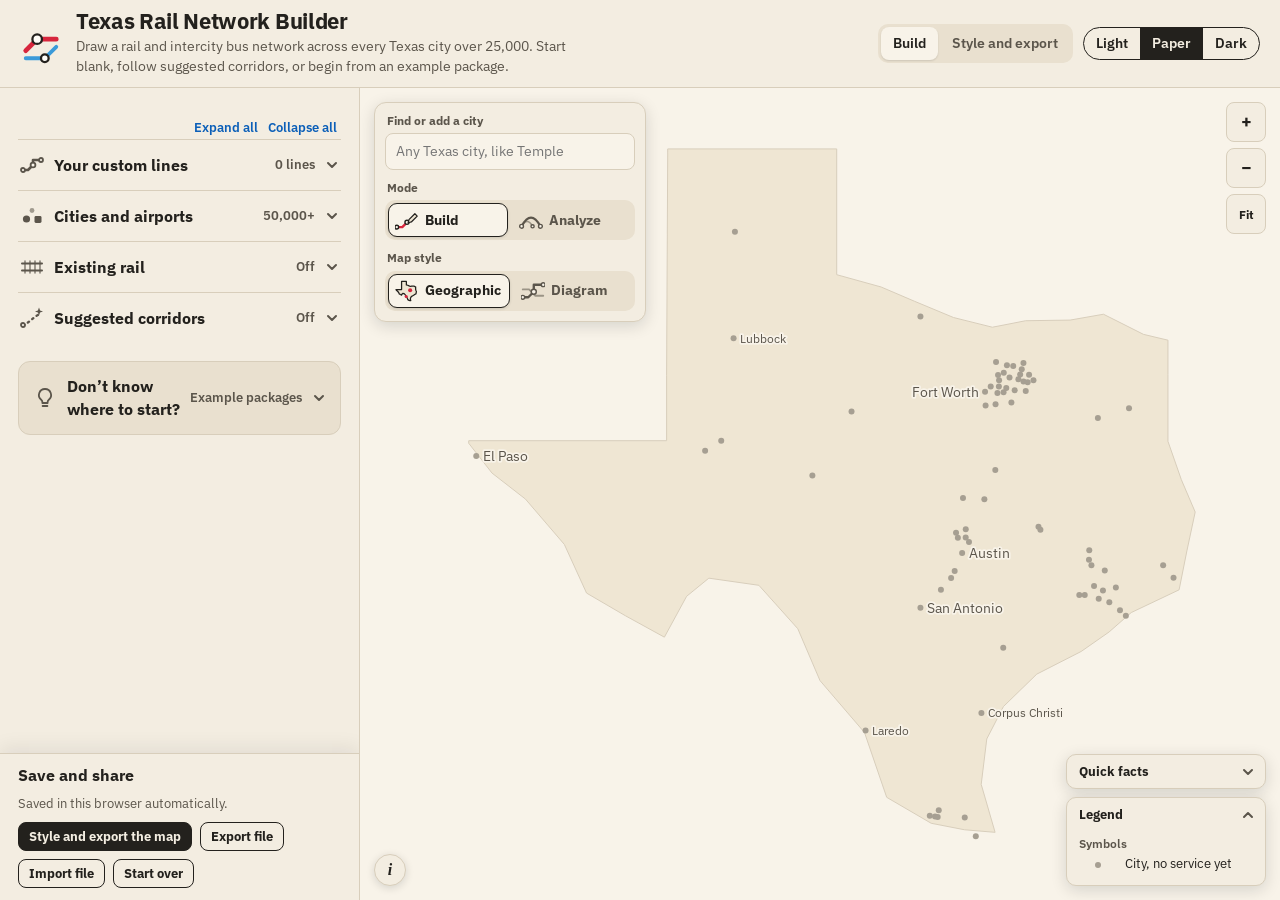
<file: index.html>
<!DOCTYPE html>
<html lang="en">
<head>
<meta charset="utf-8">
<meta name="viewport" content="width=device-width, initial-scale=1, viewport-fit=cover">
<title>Texas Rail Network Builder</title>
<meta name="description" content="Draw your own Texas rail and intercity bus network on a metro-style map.">
<link rel="preconnect" href="https://fonts.googleapis.com">
<link rel="preconnect" href="https://fonts.gstatic.com" crossorigin>
<link href="https://fonts.googleapis.com/css2?family=IBM+Plex+Sans:wght@400;500;600;700&display=swap" rel="stylesheet">
<style>
:root{
  --bg:#e7ecf1; --panel:#f7f9fb; --field:#ffffff; --ink:#17202b; --ink-2:#4a5664;
  --muted:#9aa5b1; --rule:#d2dae2; --grid:#edf1f5; --halo:#ffffff; --focus:#0a62c2;
  --chip:#e2e8ee; --station:#ffffff; --land:#f1f4f7; --danger:#b42318; --base-mono:#3e4b5c;
  color-scheme:light;
}
@media (prefers-color-scheme: dark){
  :root:not([data-theme="light"]):not([data-theme="paper"]){
    --bg:#0c131b; --panel:#111a24; --field:#152029; --ink:#e5ecf2; --ink-2:#a7b4c1;
    --muted:#5f6f80; --rule:#243243; --grid:#1a2633; --halo:#152029; --focus:#6db3ff;
    --chip:#1c2937; --station:#152029; --land:#1a2633; --danger:#ff8a80; --base-mono:#c3ced9;
    color-scheme:dark;
  }
}
:root[data-theme="dark"]{
  --bg:#0c131b; --panel:#111a24; --field:#152029; --ink:#e5ecf2; --ink-2:#a7b4c1;
  --muted:#5f6f80; --rule:#243243; --grid:#1a2633; --halo:#152029; --focus:#6db3ff;
  --chip:#1c2937; --station:#152029; --land:#1a2633; --danger:#ff8a80; --base-mono:#c3ced9;
  color-scheme:dark;
}
:root[data-theme="paper"]{
  --bg:#e4dccb; --panel:#f3ede1; --field:#f8f3e9; --ink:#23211d; --ink-2:#5b554b;
  --muted:#a69f92; --rule:#d8cebb; --grid:#ece4d4; --halo:#f8f3e9; --focus:#0b5fb8;
  --chip:#e9e0cf; --station:#fffdf8; --land:#efe6d3; --danger:#a8321f; --base-mono:#4a4741;
  color-scheme:light;
}
*,*::before,*::after{box-sizing:border-box}
[hidden]{display:none!important}
:root{box-sizing:border-box;padding-top:env(safe-area-inset-top,0px);padding-bottom:env(safe-area-inset-bottom,0px)}
html{height:100%;scroll-padding-top:env(safe-area-inset-top,0px)}
body{margin:0;height:100%;background:var(--bg);color:var(--ink);
  font-family:"IBM Plex Sans","Segoe UI",system-ui,-apple-system,"Helvetica Neue",Arial,sans-serif;font-size:15px;line-height:1.45}
button,input,select{font:inherit;color:inherit}
:focus-visible{outline:2.5px solid var(--focus);outline-offset:2px}

.app{display:grid;grid-template-columns:360px minmax(0,1fr);grid-template-rows:auto minmax(0,1fr);height:100%}

/* Header */
.top{grid-column:1/-1;display:flex;align-items:center;justify-content:space-between;gap:14px 20px;flex-wrap:wrap;
  padding:10px 20px;background:var(--panel);border-bottom:1px solid var(--rule)}
.brand{display:flex;align-items:center;gap:14px;min-width:0}
.brand svg{flex:none}
h1{margin:0;font-size:1.35rem;font-weight:700;letter-spacing:-.015em;line-height:1.1}
.top p{margin:3px 0 0;color:var(--ink-2);font-size:.86rem;max-width:66ch}
.top-actions{display:flex;align-items:center;gap:10px;flex-wrap:wrap}
.pages{display:inline-flex;gap:2px;background:var(--chip);border-radius:10px;padding:3px}
.pages a{padding:6px 12px;border-radius:8px;text-decoration:none;color:var(--ink-2);font-weight:600;font-size:.9rem}
.pages a[aria-current="page"]{background:var(--field);color:var(--ink);box-shadow:0 1px 2px rgba(0,0,0,.12)}
.pages a:hover{color:var(--ink)}
.seg{display:inline-flex;border:1.5px solid var(--ink);border-radius:999px;overflow:hidden}
.seg button{border:0;background:transparent;padding:5px 14px;font-weight:600;cursor:pointer;font-size:.9rem}
.seg button[aria-pressed="true"]{background:var(--ink);color:var(--panel)}
.ghost{border:1px solid var(--rule);background:transparent;border-radius:999px;padding:5px 13px;cursor:pointer;font-size:.86rem}
.ghost:hover{background:var(--chip)}

/* Sidebar */
.side{background:var(--panel);border-right:1px solid var(--rule);display:flex;flex-direction:column;min-height:0;overflow:hidden}
.side-scroll{flex:1;min-height:0;overflow:auto;padding:16px 18px 24px}
.dock{flex:none;border-top:1px solid var(--rule);background:var(--panel);padding:10px 18px 12px;box-shadow:0 -6px 18px rgba(8,18,30,.07)}
.dock h2{font-size:.92rem;font-weight:700;margin:0}
.dock .hint{margin:2px 0 0;font-size:.8rem}
.dock .btns{margin-top:8px}
.acc-tools{display:flex;justify-content:flex-end;gap:2px;margin:12px 0 0}
.side section.acc{padding:0}
.side .acc-h{margin:0;font-size:1rem}
.acc-btn{width:100%;display:grid;grid-template-columns:1fr auto auto;align-items:center;gap:10px;background:none;border:0;padding:13px 2px;cursor:pointer;text-align:left;border-radius:6px}
.acc-btn:hover{background:var(--chip)}
.acc-title{font-weight:700;font-size:1rem}
.acc-sum{font-size:.8rem;color:var(--ink-2);font-weight:600}
.chev{color:var(--ink-2);transition:transform .15s}
.acc-btn[aria-expanded="true"] .chev{transform:rotate(180deg)}
.acc-panel{padding:2px 0 16px}
.seg2{display:flex;border:1.5px solid var(--rule);border-radius:8px;overflow:hidden}
.seg2 button{flex:1;border:0;background:var(--field);padding:6px 8px;font-size:.82rem;font-weight:600;cursor:pointer;line-height:1.25}
.seg2 button+button{border-left:1.5px solid var(--rule)}
.seg2 button[aria-pressed="true"]{background:var(--ink);color:var(--panel)}
.tchip{display:inline-flex;align-items:center;gap:6px;padding:4px 10px 4px 8px}
.tchip .swsvg{width:24px;height:10px}
.tchip em{font-style:normal;font-size:.76rem;opacity:.75}
.chip[aria-pressed="true"] .inkst{stroke:var(--panel)}
.chip[aria-pressed="true"] .core{stroke:var(--ink)}
.chip[aria-pressed="false"]{opacity:.7}
.pbtns{display:flex;gap:6px;flex-wrap:wrap;justify-content:flex-end}
.preset small.added{color:var(--focus);font-weight:600}
.side section{padding:16px 0;border-top:1px solid var(--rule)}
.side h2{font-size:1rem;font-weight:700;margin:0 0 8px}
.side h3{font-size:.82rem;font-weight:700;color:var(--ink-2);margin:12px 0 4px}
.hint{margin:0 0 10px;color:var(--ink-2);font-size:.85rem}
.search label{display:block;font-weight:700;margin-bottom:6px}
.search input,.field input,.field select,select.sel{width:100%;padding:8px 11px;border:1.5px solid var(--rule);border-radius:8px;background:var(--field)}
.search input:focus,.field input:focus,.field select:focus{border-color:var(--ink)}
.stats{display:grid;grid-template-columns:repeat(3,1fr);gap:8px;margin:14px 0 0}
.stats div{background:var(--field);border:1px solid var(--rule);border-radius:8px;padding:8px 10px}
.stats dt{font-size:.72rem;color:var(--ink-2);line-height:1.2}
.stats dd{margin:2px 0 0;font-size:1.25rem;font-weight:700;line-height:1.1}
.stats dd span{font-size:.75rem;font-weight:600;color:var(--ink-2)}

.trow{display:grid;grid-template-columns:auto 40px 1fr auto;align-items:center;gap:8px;padding:6px 0;cursor:pointer}
.trow strong{display:block;font-weight:700;line-height:1.2}
.trow small{display:block;color:var(--ink-2);font-size:.78rem}
.trow .cnt{font-size:.75rem;color:var(--ink-2);text-align:right;line-height:1.25}
.trow.off{opacity:.5}
input[type="checkbox"]{width:17px;height:17px;accent-color:var(--ink);margin:0;cursor:pointer}
.swsvg path{fill:none}
.inkst{stroke:var(--ink)}
.core{stroke:var(--field)}
.casing{stroke:var(--ink);stroke-opacity:.85}
.casing-in{stroke:var(--station)}

.chips{display:flex;flex-wrap:wrap;gap:6px}
.chip{border:1px solid var(--rule);background:var(--chip);border-radius:999px;padding:4px 11px;font-size:.84rem;cursor:pointer}
.chip[aria-pressed="true"]{background:var(--ink);color:var(--panel);border-color:var(--ink)}
.sec-head{display:flex;justify-content:space-between;align-items:baseline;gap:8px}
.link{background:none;border:0;padding:2px 4px;color:var(--focus);cursor:pointer;font-size:.84rem;font-weight:600}
.link:hover{text-decoration:underline}
.link.danger{color:var(--danger)}
ul.lines{list-style:none;margin:0;padding:0}
ul.lines li{display:grid;grid-template-columns:auto 40px 1fr auto;align-items:center;gap:8px;padding:3px 0}
ul.lines li.muted{opacity:.45}
.lname{background:none;border:0;padding:3px 4px;text-align:left;cursor:pointer;border-radius:6px;min-width:0}
.lname:hover{background:var(--chip)}
.lname strong{display:block;font-weight:700;font-size:.9rem;line-height:1.2}
.lname small{display:block;color:var(--ink-2);font-size:.76rem;line-height:1.25}
.empty{color:var(--ink-2);font-size:.86rem;margin:6px 0 0}
details{margin-top:8px}
summary{cursor:pointer;font-weight:700;font-size:.88rem;padding:4px 0}
.opt{display:flex;align-items:center;gap:10px;padding:5px 0;cursor:pointer}
.field{display:block;margin:8px 0}
.field span{display:block;font-size:.8rem;font-weight:700;margin-bottom:3px}
.row2{display:grid;grid-template-columns:1fr 1fr;gap:8px}
.btn{border:1.5px solid var(--ink);background:var(--ink);color:var(--panel);border-radius:8px;padding:7px 13px;font-weight:700;cursor:pointer;font-size:.9rem}
.btn.alt{background:transparent;color:var(--ink)}
.btn.small{padding:4px 10px;font-size:.82rem}
.btn:disabled{opacity:.4;cursor:not-allowed}
.btns{display:flex;flex-wrap:wrap;gap:8px;margin-top:10px}
.preset{display:grid;grid-template-columns:1fr auto;gap:8px;align-items:center;padding:7px 0;border-bottom:1px dashed var(--rule)}
.preset:last-child{border-bottom:0}
.preset strong{display:block;font-size:.9rem;line-height:1.2}
.preset small{display:block;color:var(--ink-2);font-size:.78rem}
.newline{display:grid;grid-template-columns:1fr auto;gap:8px;align-items:center;margin-bottom:8px}
.citylist{list-style:none;margin:6px 0 0;padding:0}
.citylist li{display:flex;justify-content:space-between;align-items:center;gap:8px;padding:2px 0;font-size:.88rem}
.fine{font-size:.76rem;color:var(--ink-2);margin:16px 0 0;border-top:1px solid var(--rule);padding-top:14px}
.fine a{color:inherit}

/* Map */
.map{position:relative;overflow:hidden;background:var(--field)}
#svg{width:100%;height:100%;display:block;touch-action:none;cursor:grab;user-select:none;-webkit-user-select:none}
#svg.dragging{cursor:grabbing}
#svg.placing{cursor:crosshair}
.gridline{stroke:var(--grid);fill:none}
.land{fill:var(--land);stroke:var(--rule);stroke-width:2}
.landnote{fill:var(--muted);font-size:13px}
.ln{cursor:pointer}
.ln path{fill:none;stroke-linejoin:round;stroke-linecap:round}
.ln path.dash{stroke-linecap:butt}
.ln .hit{stroke:transparent}
.sug path{fill:none;stroke-linecap:round;cursor:pointer}
.sug .hit{stroke:transparent}
.dim{opacity:.12}
.stn{cursor:pointer}
.stn .hitc{fill:transparent}
.stn .dot{fill:var(--station);stroke:var(--ink)}
.stn.none .dot{fill:var(--muted);stroke:none}
.stn.custom .dot{fill:var(--station);stroke:var(--focus)}
.stn.airport .dot{fill:var(--ink);stroke:none}
.stn .ring{fill:none;stroke:var(--focus)}
.stn .local{fill:none}
.gw path{fill:var(--ink-2)}
.lbl{fill:var(--ink);font-weight:600;paint-order:stroke;stroke:var(--halo);stroke-linejoin:round;pointer-events:none}
.lbl.none{fill:var(--ink-2);font-weight:400}
.lbl.strong{font-weight:700}
.lbl.gw{font-style:italic;fill:var(--ink-2);font-weight:400}
.edit-ring{fill:none;stroke:var(--focus)}

.zoom{position:absolute;right:14px;top:14px;display:flex;flex-direction:column;gap:6px;z-index:3}
.zoom button{width:40px;height:40px;border-radius:8px;border:1px solid var(--rule);background:var(--panel);font-weight:700;font-size:1.1rem;cursor:pointer}
.zoom button.small{font-size:.78rem}
.tip{position:absolute;left:0;top:0;pointer-events:none;background:var(--ink);color:var(--panel);font-size:.8rem;
  padding:4px 9px;border-radius:6px;white-space:nowrap;z-index:6}
.banner{position:absolute;top:14px;left:50%;transform:translateX(-50%);background:var(--ink);color:var(--panel);
  padding:8px 10px 8px 16px;border-radius:999px;font-weight:600;font-size:.88rem;max-width:calc(100% - 130px);
  display:flex;align-items:center;gap:10px;z-index:5}
.banner button{border:0;background:var(--panel);color:var(--ink);border-radius:999px;padding:3px 12px;font-weight:700;cursor:pointer;font-size:.82rem;flex:none}
.toast{position:absolute;left:50%;bottom:18px;transform:translateX(-50%);background:var(--ink);color:var(--panel);
  padding:8px 10px 8px 16px;border-radius:999px;font-size:.88rem;font-weight:600;z-index:7;max-width:calc(100% - 40px);
  display:flex;align-items:center;gap:12px}
.toast button{border:0;background:var(--panel);color:var(--ink);border-radius:999px;padding:4px 14px;font-weight:700;cursor:pointer;font-size:.84rem;flex:none}
.legend{position:absolute;right:14px;bottom:14px;background:var(--panel);border:1px solid var(--rule);border-radius:10px;
  padding:8px 12px;font-size:.78rem;z-index:2;max-width:250px}
.legend div{display:flex;align-items:center;gap:8px;line-height:1.6}
.info{position:absolute;left:16px;bottom:58px;width:min(380px,calc(100% - 32px));max-height:calc(100% - 74px);overflow:auto;
  background:var(--panel);border:1px solid var(--rule);border-radius:12px;padding:16px 18px;box-shadow:0 8px 28px rgba(8,18,30,.2);z-index:4}
.info h3{margin:0 34px 2px 0;font-size:1.22rem;font-weight:700;line-height:1.15;display:flex;align-items:center;gap:10px}
.info h4{margin:14px 0 6px;font-size:.86rem;font-weight:700}
.info .meta{margin:0;color:var(--ink-2);font-size:.86rem}
.info p{margin:10px 0 0;font-size:.9rem}
.x{position:absolute;right:10px;top:10px;width:32px;height:32px;border-radius:8px;border:0;background:var(--chip);cursor:pointer;font-size:1.1rem;line-height:1}
.kv{display:grid;grid-template-columns:auto 1fr;gap:4px 14px;margin:12px 0 0;font-size:.9rem}
.kv dt{color:var(--ink-2)}
.kv dd{margin:0;font-weight:700}
.kv small{font-weight:400;color:var(--ink-2)}
.pills{display:flex;flex-wrap:wrap;gap:6px}
.pill{display:inline-flex;align-items:center;gap:6px;border:1px solid var(--rule);background:var(--field);border-radius:999px;padding:3px 10px 3px 6px;font-size:.84rem;cursor:pointer}
.pill:hover{border-color:var(--ink)}
.pill i{width:12px;height:12px;border-radius:50%;display:inline-block;flex:none}
.pill em{font-style:normal;color:var(--ink-2);font-size:.78rem}
ol.stops{margin:6px 0 0;padding-left:24px;font-size:.9rem}
ol.stops li{padding:1px 0}
ol.stops li span{display:flex;justify-content:space-between;align-items:center;gap:6px}
ol.stops button.go{background:none;border:0;padding:0;cursor:pointer;text-align:left}
ol.stops button.go:hover{text-decoration:underline}
.colorin{width:44px;height:34px;padding:2px;border:1.5px solid var(--rule);border-radius:8px;background:var(--field);cursor:pointer}

@media (max-width: 880px){
  body{height:auto}
  .app{display:flex;flex-direction:column;height:auto}
  .map{order:1;height:68vh;min-height:420px}
  .side{order:2;border-right:0;overflow:visible}
  .side-scroll{overflow:visible}
  .dock{position:sticky;bottom:0;z-index:5}
  .info{max-height:62%}
  .maplegend{max-width:200px}
}
@media (prefers-reduced-motion: reduce){*{transition:none!important;animation:none!important}}

/* Builder: the example packages card stands apart from the other groups */
.side section.acc.starter{margin-top:18px;border:1.5px solid var(--rule);border-radius:12px;padding:0 12px;background:var(--chip)}
.side section.acc.starter .acc-btn:hover{background:transparent}
.side section.acc.starter .acc-title{font-size:.98rem}
.muted-note{color:var(--ink-2);font-size:.78rem;margin-left:4px}
a.btn{text-decoration:none;display:inline-flex;align-items:center}
input[type="range"]{accent-color:var(--ink);width:100%}
.rng span{display:flex;justify-content:space-between}
.rng output{font-weight:600;color:var(--ink-2)}
.source{background:var(--chip);border-radius:10px;padding:10px 12px;font-size:.88rem}
.source p{margin:0 0 8px}
.frame-hint{margin:12px 0 0}
.swpick{position:relative;display:inline-flex;cursor:pointer}
.swpick input{position:absolute;inset:0;opacity:0;width:100%;height:100%;cursor:pointer;border:0;padding:0}
.compass{display:grid;grid-template-columns:repeat(3,1fr);gap:4px;max-width:210px}
.compass button{border:1.5px solid var(--rule);background:var(--field);border-radius:8px;padding:6px 0;cursor:pointer;font-weight:600}
.compass button[aria-pressed="true"],.btn.alt[aria-pressed="true"]{background:var(--ink);color:var(--panel);border-color:var(--ink)}
/* Style page: the map sits on a page-sized artboard */
body[data-mode="style"] .map{background:var(--bg);display:flex;align-items:center;justify-content:center;padding-top:84px}
body[data-mode="style"] #svg{flex:none;box-shadow:0 2px 16px rgba(8,18,30,.2);background:#fff}
body[data-mode="style"] #svg.checker{background:conic-gradient(#e4e8ec 25%,#fff 0 50%,#e4e8ec 0 75%,#fff 0) 0 0/20px 20px}

/* View toggle at the top of the sidebar */
.viewtoggle{display:grid;grid-template-columns:1fr 1fr;gap:4px;margin:0 0 16px;padding:4px;background:var(--chip);border-radius:12px}
.viewtoggle button{display:flex;align-items:center;gap:9px;border:1.5px solid transparent;background:transparent;border-radius:9px;padding:8px 9px;cursor:pointer;text-align:left;color:var(--ink-2)}
.viewtoggle button:hover{color:var(--ink)}
.viewtoggle button[aria-pressed="true"]{background:var(--field);color:var(--ink);border-color:var(--ink);box-shadow:0 1px 3px rgba(0,0,0,.12)}
.viewtoggle svg{flex:none}
.viewtoggle strong{display:block;font-size:.93rem;line-height:1.15}
.viewtoggle small{display:block;font-size:.74rem;color:var(--ink-2);line-height:1.25}
.viewtoggle .ic-a,.viewtoggle .ic-b{stroke:currentColor}
.viewtoggle .ic-b{opacity:.55}
.viewtoggle .ic-st{fill:var(--field);stroke:currentColor;stroke-width:1.8}
.viewtoggle .ic-tx{fill:none;stroke:currentColor}
.viewtoggle .ic-pin{fill:currentColor}
.viewtoggle button[aria-pressed="true"] .ic-a{stroke:#d7263d}
.viewtoggle button[aria-pressed="true"] .ic-b{stroke:#1f78b4;opacity:1}
.viewtoggle button[aria-pressed="true"] .ic-tx{fill:var(--land);stroke:var(--ink)}
.viewtoggle button[aria-pressed="true"] .ic-pin{fill:#d7263d}
/* Floating legend in the builder */
.mapstack{position:absolute;right:14px;bottom:14px;z-index:3;display:flex;flex-direction:column;align-items:stretch;gap:8px;width:max-content;min-width:200px;max-width:calc(100% - 28px);max-height:calc(100% - 120px);pointer-events:none}
.mapstack > *{pointer-events:auto}
.maplegend,.mapfacts{background:var(--panel);border:1px solid var(--rule);border-radius:10px;box-shadow:0 4px 16px rgba(8,18,30,.14);font-size:.8rem}
.maplegend{min-width:150px;max-width:250px;min-height:0;overflow:auto}
.mapfacts{flex:none;contain:inline-size}
.mapfacts .lg-head,.maplegend .lg-head{display:flex;align-items:center;justify-content:space-between;gap:12px;width:100%;background:none;border:0;padding:7px 10px 7px 12px;font-weight:700;font-size:.84rem;cursor:pointer;color:var(--ink)}
.mapfacts .lg-head .chev{transition:transform .15s}
.mapfacts .lg-head[aria-expanded="true"] .chev{transform:rotate(180deg)}
/* Facts stack one per row so the panel can match the legend's width */
.mapfacts .stats{margin:0;padding:0 10px 10px;gap:6px;grid-template-columns:1fr}
.mapfacts .stats div{display:flex;align-items:center;gap:10px;padding:6px 10px}
.mapfacts .stats dd{order:-1;margin:0;font-size:1.1rem;min-width:66px;white-space:nowrap}
.mapfacts .stats dt{font-size:.76rem}
.mapfacts #dmInfo{padding:0 10px 10px}
.mapfacts .dm-sum{font-size:.8rem;margin:0 2px 8px}
.mapfacts .dm-cov{margin:0;gap:6px;grid-template-columns:1fr}
.mapfacts .dm-cov div{display:flex;align-items:center;gap:10px;padding:6px 10px}
.mapfacts .dm-cov strong{font-size:1.1rem;min-width:52px}
.maplegend .lg-head{display:flex;align-items:center;justify-content:space-between;gap:12px;width:100%;background:none;border:0;padding:7px 10px 7px 12px;font-weight:700;font-size:.84rem;cursor:pointer;color:var(--ink)}
.maplegend .lg-head .chev{transition:transform .15s}
.maplegend .lg-head[aria-expanded="true"] .chev{transform:rotate(180deg)}
.maplegend h4{margin:4px 12px 2px;font-size:.72rem;font-weight:600;color:var(--ink-2)}
.maplegend ul{list-style:none;margin:0;padding:0 12px 6px}
.maplegend li{display:flex;align-items:center;gap:8px;line-height:1.45;padding:1px 0}
.maplegend li .swsvg{flex:none}
.maplegend #mapLegendBody{padding-bottom:4px}
.maplegend .lg-empty{margin:0 12px 10px;color:var(--ink-2)}

/* Group icons: gray when closed, in color when open */
.acc-btn{grid-template-columns:auto 1fr auto auto}
.acc-ic{flex:none;color:var(--ink-2)}
.acc-ic *{fill:none;stroke:currentColor;stroke-linecap:round;stroke-linejoin:round}
.acc-ic .is,.acc-ic .ic1w,.acc-ic .ic3w{fill:var(--field)}
.acc-ic .is{stroke-width:1.8}
.acc-ic .ic1,.acc-ic .ic2{fill:currentColor;stroke:none}
.acc-ic .ic2{opacity:.55}
.acc-ic .ic3{fill:currentColor;stroke:none}
.acc-ic .ie{fill:currentColor;stroke:none}
.acc-ic .it{fill:currentColor;stroke:none;font-family:inherit}
.acc-btn[aria-expanded="true"] .acc-ic{color:var(--ink)}
.acc-btn[aria-expanded="true"] .ia{stroke:#d7263d}
.acc-btn[aria-expanded="true"] .ib{stroke:#1f78b4}
.acc-btn[aria-expanded="true"] .id{stroke:#2e8b57}
.acc-btn[aria-expanded="true"] .ie{fill:#d69c00}
.acc-btn[aria-expanded="true"] .ic1{fill:#1f78b4}
.acc-btn[aria-expanded="true"] .ic2{fill:#1f78b4}
.acc-btn[aria-expanded="true"] .ig{stroke:#d69c00}
.acc-btn[aria-expanded="true"] .ic3w,.acc-btn[aria-expanded="true"] .ic1w{stroke:var(--ink)}
.masterrow{display:flex;align-items:center;justify-content:space-between;gap:8px;margin:4px 0 2px;padding:4px 0;border-bottom:1px dashed var(--rule)}
.masterrow .opt{padding:2px 0;font-weight:600;font-size:.88rem}
.masterbtns{display:flex;gap:2px;flex:none}
.theme-seg button{padding:5px 12px}

/* Weekday travel demand layer */
.od{cursor:pointer}
.od path{fill:none;stroke-linecap:round}
.od .hit{stroke:transparent}
#dmControls.off{opacity:.55}
.dm-sum{margin:0 0 8px;font-size:.86rem}
.dm-cov{display:grid;grid-template-columns:1fr 1fr;gap:8px;margin:0 0 10px}
.dm-cov div{background:var(--field);border:1px solid var(--rule);border-radius:8px;padding:7px 9px}
.dm-cov strong{display:block;font-size:1.2rem;line-height:1.1}
.dm-cov span{display:block;font-size:.74rem;color:var(--ink-2);line-height:1.25}
.dm-classes{list-style:none;margin:0 0 8px;padding:0;font-size:.82rem}
.dm-classes li{display:flex;align-items:center;gap:8px;line-height:1.6}
.partners{list-style:none;margin:0;padding:0}
.partners button{position:relative;display:grid;grid-template-columns:1fr auto;width:100%;border:0;background:none;padding:3px 0 6px;cursor:pointer;text-align:left;font-size:.86rem}
.partners button:hover span{text-decoration:underline}
.partners em{font-style:normal;color:var(--ink-2);font-size:.8rem}
.partners i{position:absolute;left:0;bottom:2px;height:3px;border-radius:2px;background:#e4572e;opacity:.75}

/* Analysis panel */
.an-intro{padding:2px 0 14px}
.an-intro h2{font-size:1.05rem;font-weight:700;margin:0 0 4px}
.an-foot{margin-top:14px}
.viewtoggle.modeswitch{margin-top:-8px}
.typepick{display:grid;gap:4px}
.typepick button{display:flex;align-items:center;gap:10px;border:1px solid var(--rule);background:var(--field);border-radius:8px;padding:6px 10px;cursor:pointer;text-align:left;font-size:.88rem}
.typepick button:hover{border-color:var(--ink)}

/* City search, Mode and Map style float together over the top-left of the map */
.maptools{position:absolute;left:14px;top:14px;z-index:3;width:272px;max-width:calc(100% - 84px);display:flex;flex-direction:column;gap:10px;
  padding:10px;background:var(--panel);border:1px solid var(--rule);border-radius:12px;box-shadow:0 4px 16px rgba(8,18,30,.14)}
.tool-label{display:block;font-size:.72rem;font-weight:700;color:var(--ink-2);margin:0 0 4px 2px}
.tool-search input{width:100%;padding:7px 10px;border:1.5px solid var(--rule);border-radius:8px;background:var(--field);font-size:.88rem}
.tool-search input:focus{border-color:var(--ink)}
.maptools .viewtoggle,.maptools .viewtoggle.modeswitch{margin:0;padding:3px;border-radius:10px}
.maptools .viewtoggle button{padding:5px 8px 5px 6px;gap:6px}
.maptools .viewtoggle svg{width:24px;height:22px}
.maptools .viewtoggle small{display:none}
.maptools .viewtoggle strong{font-size:.86rem}
/* The adding-stops banner centers in the space to the right of the floating card */
.banner{top:14px;left:300px;right:68px;transform:none;margin:0 auto;width:max-content;max-width:calc(100% - 368px)}
@media (max-width: 880px){ .maptools{width:236px} .banner{left:14px;right:14px;top:auto;bottom:70px;max-width:calc(100% - 28px)} }

/* Urban areas in the combined view */
.uac{cursor:pointer}
.uadot{fill:var(--station);fill-opacity:.92;stroke:var(--ink)}
.uac .ring{fill:none;stroke:var(--focus)}
.seg3 button{padding:7px 4px}

/* Inserting stops between existing ones */
ol.stops li{position:relative}
ol.stops .ins{display:block;margin:1px 0 3px;padding:0;border:0;background:none;color:var(--focus);font-size:.76rem;font-weight:600;cursor:pointer;opacity:.75}
ol.stops .ins:hover{opacity:1;text-decoration:underline}
ol.stops .ins.here{color:var(--focus);opacity:1;border-left:3px solid var(--focus);padding-left:6px;margin:3px 0 4px;cursor:default}
/* Service-type colors */
.typecolors{display:grid;gap:2px;margin:2px 0 10px}
.tcolor{display:flex;align-items:center;gap:8px;font-size:.86rem;cursor:pointer;padding:2px 0}
.tc-note{display:flex;align-items:center;gap:6px;flex-wrap:wrap;margin:4px 0 0}
/* Service types: show/hide, symbol and color in one list */
.tl-head{margin:12px 0 4px;font-size:.8rem;font-weight:700}
.typelist{list-style:none;margin:0 0 6px;padding:0}
.typelist li{display:grid;grid-template-columns:auto 40px 1fr auto;align-items:center;gap:8px;padding:3px 0;font-size:.88rem}
.typelist li.off{opacity:.5}
.typelist li label[for]{cursor:pointer}
.typelist em{font-style:normal;font-size:.78rem;color:var(--ink-2);background:var(--chip);border-radius:999px;padding:0 8px;min-width:24px;text-align:center}
.typelist .swpick .swsvg{cursor:pointer}

/* About the data: an "i" button at the bottom-left of the map */
.infobtn{position:absolute;left:14px;bottom:14px;z-index:5;width:32px;height:32px;border-radius:50%;border:1px solid var(--rule);background:var(--panel);
  color:var(--ink);font-weight:700;font-size:1rem;font-family:Georgia,"Times New Roman",serif;font-style:italic;cursor:pointer;box-shadow:0 2px 8px rgba(8,18,30,.14)}
.infobtn:hover,.infobtn[aria-expanded="true"]{background:var(--ink);color:var(--panel);border-color:var(--ink)}
.aboutpop{position:absolute;left:14px;bottom:56px;z-index:6;width:min(360px,calc(100% - 28px));max-height:calc(100% - 140px);overflow:auto;
  background:var(--panel);border:1px solid var(--rule);border-radius:12px;padding:12px 16px 14px;box-shadow:0 8px 28px rgba(8,18,30,.2);font-size:.82rem;color:var(--ink-2)}
.aboutpop h4{margin:0 0 6px;font-size:.9rem;color:var(--ink)}
.aboutpop p{margin:0 0 7px}
.aboutpop p:last-child{margin:0}
.aboutpop strong{color:var(--ink)}

/* Suggested corridors: the method and each suggestion's reason */
details.how{margin:6px 0 10px;font-size:.84rem}
details.how ol{margin:6px 0 6px;padding-left:20px}
details.how li{margin:0 0 6px}
details.how p{margin:0;color:var(--ink-2)}
.info p.why{background:var(--chip);border-radius:8px;padding:8px 10px;font-size:.86rem}
.why-shown{margin-top:6px !important;font-style:italic}

.sugchip{display:inline-flex;align-items:center;gap:6px}
.sugchip[aria-pressed="false"]{opacity:.55}
.chip.sugchip[aria-pressed="true"]{background:var(--field);color:var(--ink);border-color:var(--ink)}

/* Which pairs: small one-color diagrams of each option */
.seg3 button{display:flex;flex-direction:column;align-items:center;gap:3px;padding:7px 4px 6px}
.scope-ic{display:block}
.scope-ic path{fill:none;stroke:currentColor;stroke-linecap:round}
.scope-ic circle{fill:currentColor;stroke:none}
.scope-ic circle.area{fill:none;stroke:currentColor;stroke-width:1.3;stroke-dasharray:2.2 1.8}

</style>
</head>
<body data-mode="build">
<div class="app">
  <header class="top">
    <div class="brand">
      <svg width="42" height="42" viewBox="0 0 44 44" aria-hidden="true">
        <path d="M6 30 L18 18 H38" fill="none" stroke="#d7263d" stroke-width="5" stroke-linecap="round" stroke-linejoin="round"/>
        <path d="M6 38 H26 L38 26" fill="none" stroke="#3a9ad9" stroke-width="4" stroke-linecap="round" stroke-linejoin="round"/>
        <circle cx="18" cy="18" r="5" stroke-width="2.4" style="fill:var(--station);stroke:var(--ink)"/>
        <circle cx="26" cy="38" r="4" stroke-width="2.4" style="fill:var(--station);stroke:var(--ink)"/>
      </svg>
      <div>
        <h1>Texas Rail Network Builder</h1>
        <p>Draw a rail and intercity bus network across every Texas city over 25,000. Start blank, follow suggested corridors, or begin from an example package.</p>
      </div>
    </div>
    <div class="top-actions">
      <nav class="pages" aria-label="Pages">
        <a href="index.html" aria-current="page">Build</a>
        <a href="style.html">Style and export</a>
      </nav>
      <div class="seg theme-seg" role="group" aria-label="Color theme"><button type="button" data-uitheme="light">Light</button><button type="button" data-uitheme="paper">Paper</button><button type="button" data-uitheme="dark">Dark</button></div>
    </div>
  </header>
  <aside class="side" id="side" aria-label="Map controls"></aside>
  <main class="map" id="map">
    <svg id="svg" role="img" aria-label="Map of Texas cities for drawing a rail network">
      <g id="view"><g id="bgG"></g><g id="odG"></g><g id="sugG"></g><g id="linesG"></g><g id="stationsG"></g><g id="labelsG"></g><g id="editG"></g></g>
    </svg>
    <div class="zoom">
      <button type="button" id="zin" aria-label="Zoom in">+</button>
      <button type="button" id="zout" aria-label="Zoom out">−</button>
      <button type="button" id="zfit" class="small" aria-label="Fit map">Fit</button>
    </div>
    <div class="tip" id="tip" hidden></div>
    <div class="banner" id="banner" hidden></div>
    <div class="toast" id="toast" role="status" hidden></div>
    <section class="info" id="info" hidden aria-live="polite"></section>
  </main>
</div>
<script>
/* Texas Rail Network Builder: shared data
   Populations: U.S. Census Bureau, 2020–2024 American Community Survey 5-year estimates
   (place totals as compiled by texas-demographics.com, February 2026).
   Every Census place of 25,000+ is listed, plus a few smaller towns that have rail stations today. */
window.TXR = {
  SOURCE: '2020–2024 American Community Survey 5-year estimates',
  // [id, name, population, latitude, longitude]
  CITIES: [
    ["houston", "Houston", 2328253, 29.7604, -95.3698],
    ["sanantonio", "San Antonio", 1479835, 29.4241, -98.4936],
    ["dallas", "Dallas", 1307930, 32.7767, -96.797],
    ["austin", "Austin", 979539, 30.2672, -97.7431],
    ["fortworth", "Fort Worth", 963194, 32.7555, -97.3308],
    ["elpaso", "El Paso", 680130, 31.7619, -106.485],
    ["arlington", "Arlington", 397742, 32.7357, -97.1081],
    ["corpuschristi", "Corpus Christi", 317419, 27.8006, -97.3964],
    ["plano", "Plano", 290594, 33.0198, -96.6989],
    ["lubbock", "Lubbock", 264814, 33.5779, -101.8552],
    ["laredo", "Laredo", 257619, 27.5306, -99.4803],
    ["irving", "Irving", 256492, 32.814, -96.9489],
    ["garland", "Garland", 246844, 32.9126, -96.6389],
    ["frisco", "Frisco", 219304, 33.1507, -96.8236],
    ["mckinney", "McKinney", 210600, 33.1972, -96.6398],
    ["amarillo", "Amarillo", 201885, 35.222, -101.8313],
    ["grandprairie", "Grand Prairie", 201883, 32.746, -96.9978],
    ["brownsville", "Brownsville", 189177, 25.9017, -97.4975],
    ["killeen", "Killeen", 158159, 31.1171, -97.7278],
    ["denton", "Denton", 152866, 33.2148, -97.1331],
    ["pasadena", "Pasadena", 149433, 29.6911, -95.2091],
    ["mesquite", "Mesquite", 149299, 32.7668, -96.5992],
    ["mcallen", "McAllen", 145385, 26.2034, -98.23],
    ["waco", "Waco", 143570, 31.5493, -97.1467],
    ["midland", "Midland", 136640, 31.9973, -102.0779],
    ["carrollton", "Carrollton", 133740, 32.9756, -96.89],
    ["lewisville", "Lewisville", 131080, 33.0462, -96.9942],
    ["abilene", "Abilene", 128053, 32.4487, -99.7331],
    ["roundrock", "Round Rock", 127786, 30.5083, -97.6789],
    ["pearland", "Pearland", 127514, 29.5636, -95.2861],
    ["collegestation", "College Station", 124570, 30.628, -96.3344],
    ["thewoodlands", "The Woodlands", 121002, 30.1658, -95.4613],
    ["richardson", "Richardson", 118731, 32.9483, -96.7299],
    ["leaguecity", "League City", 116215, 29.5075, -95.095],
    ["odessa", "Odessa", 115322, 31.8457, -102.3676],
    ["beaumont", "Beaumont", 113279, 30.0802, -94.1266],
    ["allen", "Allen", 110265, 33.1032, -96.6706],
    ["sugarland", "Sugar Land", 110016, 29.6197, -95.6349],
    ["tyler", "Tyler", 109215, 32.3513, -95.3011],
    ["newbraunfels", "New Braunfels", 104643, 29.703, -98.1245],
    ["edinburg", "Edinburg", 104550, 26.3017, -98.1633],
    ["wichitafalls", "Wichita Falls", 102581, 33.9137, -98.4934],
    ["conroe", "Conroe", 102360, 30.3119, -95.4561],
    ["sanangelo", "San Angelo", 99674, 31.4638, -100.437],
    ["atascocita", "Atascocita", 99354, 29.9988, -95.1766],
    ["temple", "Temple", 89602, 31.0982, -97.3428],
    ["bryan", "Bryan", 87939, 30.6744, -96.3698],
    ["mission", "Mission", 87038, 26.2159, -98.3253],
    ["georgetown", "Georgetown", 85999, 30.6333, -97.678],
    ["baytown", "Baytown", 85205, 29.7355, -94.9774],
    ["longview", "Longview", 82923, 32.5007, -94.7405],
    ["pharr", "Pharr", 80333, 26.1948, -98.1836],
    ["flowermound", "Flower Mound", 78389, 33.0146, -97.097],
    ["cedarpark", "Cedar Park", 78301, 30.5052, -97.8203],
    ["mansfield", "Mansfield", 77510, 32.5632, -97.1417],
    ["missouricity", "Missouri City", 76558, 29.6186, -95.5377],
    ["leander", "Leander", 74067, 30.5788, -97.8531],
    ["harlingen", "Harlingen", 72087, 26.1906, -97.6961],
    ["sanmarcos", "San Marcos", 70897, 29.8833, -97.9414],
    ["northrichlandhills", "North Richland Hills", 70780, 32.8343, -97.2289],
    ["spring", "Spring", 68580, 30.0799, -95.4172],
    ["pflugerville", "Pflugerville", 65971, 30.4394, -97.62],
    ["victoria", "Victoria", 65625, 28.8053, -97.0036],
    ["rowlett", "Rowlett", 65463, 32.9029, -96.5639],
    ["euless", "Euless", 60421, 32.8371, -97.082],
    ["wylie", "Wylie", 60334, 33.0151, -96.5389],
    ["kyle", "Kyle", 56823, 29.9891, -97.8772],
    ["desoto", "DeSoto", 56211, 32.5899, -96.857],
    ["portarthur", "Port Arthur", 55828, 29.885, -93.9399],
    ["texascity", "Texas City", 55364, 29.3838, -94.9027],
    ["littleelm", "Little Elm", 54820, 33.1626, -96.9375],
    ["galveston", "Galveston", 53424, 29.3013, -94.7977],
    ["burleson", "Burleson", 52918, 32.5421, -97.3208],
    ["rockwall", "Rockwall", 51168, 32.9312, -96.4597],
    ["grapevine", "Grapevine", 51139, 32.9343, -97.0781],
    ["bedford", "Bedford", 49085, 32.844, -97.1431],
    ["cedarhill", "Cedar Hill", 48879, 32.5885, -96.9561],
    ["huntsville", "Huntsville", 47864, 30.7235, -95.5508],
    ["sherman", "Sherman", 46397, 33.6357, -96.6089],
    ["keller", "Keller", 45976, 32.9346, -97.2292],
    ["haltomcity", "Haltom City", 45767, 32.7996, -97.2692],
    ["thecolony", "The Colony", 45454, 33.089, -96.8864],
    ["waxahachie", "Waxahachie", 45347, 32.3866, -96.8483],
    ["schertz", "Schertz", 44050, 29.5522, -98.2697],
    ["channelview", "Channelview", 43605, 29.776, -95.1147],
    ["weslaco", "Weslaco", 42229, 26.1595, -97.9908],
    ["coppell", "Coppell", 42154, 32.9546, -97.015],
    ["friendswood", "Friendswood", 41030, 29.5294, -95.201],
    ["lancaster", "Lancaster", 40820, 32.5921, -96.7561],
    ["rosenberg", "Rosenberg", 40646, 29.5572, -95.8086],
    ["hurst", "Hurst", 39861, 32.8235, -97.1706],
    ["duncanville", "Duncanville", 39683, 32.6518, -96.9083],
    ["midlothian", "Midlothian", 39356, 32.4824, -96.9945],
    ["copperascove", "Copperas Cove", 37947, 31.1241, -97.9031],
    ["prosper", "Prosper", 37869, 33.2362, -96.8011],
    ["socorro", "Socorro", 37123, 31.6546, -106.3033],
    ["laporte", "La Porte", 36730, 29.6658, -95.0194],
    ["farmersbranch", "Farmers Branch", 36645, 32.9265, -96.8961],
    ["missionbend", "Mission Bend", 36586, 29.6938, -95.6649],
    ["sanjuan", "San Juan", 36149, 26.1892, -98.1553],
    ["texarkana", "Texarkana", 35992, 33.4251, -94.0477],
    ["weatherford", "Weatherford", 35788, 32.7593, -97.7973],
    ["hutto", "Hutto", 35483, 30.5427, -97.5467],
    ["timberwoodpark", "Timberwood Park", 35413, 29.6994, -98.4806],
    ["cibolo", "Cibolo", 35109, 29.5616, -98.2267],
    ["fulshear", "Fulshear", 34868, 29.693, -95.8999],
    ["delrio", "Del Rio", 34668, 29.3709, -100.8959],
    ["cleburne", "Cleburne", 34344, 32.3476, -97.3867],
    ["celina", "Celina", 34268, 33.3246, -96.7844],
    ["lufkin", "Lufkin", 34251, 31.3382, -94.7291],
    ["harkerheights", "Harker Heights", 34128, 31.0835, -97.6597],
    ["deerpark", "Deer Park", 33967, 29.7052, -95.1238],
    ["canyonlake", "Canyon Lake", 33883, 29.8752, -98.2625],
    ["seguin", "Seguin", 33754, 29.5688, -97.9647],
    ["westodessa", "West Odessa", 32594, 31.8382, -102.4996],
    ["nacogdoches", "Nacogdoches", 32197, 31.6035, -94.6555],
    ["forney", "Forney", 31532, 32.7482, -96.4719],
    ["greenville", "Greenville", 31222, 33.1385, -96.1108],
    ["southlake", "Southlake", 31137, 32.9412, -97.1342],
    ["sachse", "Sachse", 30491, 32.9762, -96.5953],
    ["converse", "Converse", 29607, 29.518, -98.3161],
    ["eaglepass", "Eagle Pass", 28339, 28.7091, -100.4995],
    ["alvin", "Alvin", 28333, 29.4238, -95.2441],
    ["lakejackson", "Lake Jackson", 27974, 29.0339, -95.4344],
    ["balchsprings", "Balch Springs", 27255, 32.7287, -96.6228],
    ["forthood", "Fort Hood (Fort Cavazos)", 26814, 31.135, -97.776],
    ["colleyville", "Colleyville", 26012, 32.881, -97.155],
    ["denison", "Denison", 25778, 33.7557, -96.5367],
    ["corsicana", "Corsicana", 25511, 32.0954, -96.4689],
    ["princeton", "Princeton", 25229, 33.1801, -96.4983],
    ["katy", "Katy", 25184, 29.7858, -95.8245],
    ["universitypark", "University Park", 25155, 32.8501, -96.8],
    ["marshall", "Marshall", 23825, 32.5449, -94.3674],
    ["gainesville", "Gainesville", 17883, 33.6259, -97.1333],
    ["addison", "Addison", 17290, 32.9618, -96.8292],
    ["taylor", "Taylor", 17136, 30.5708, -97.4094],
    ["alpine", "Alpine", 6014, 30.3585, -103.661],
    ["mcgregor", "McGregor", 5761, 31.4438, -97.4092],
    ["mineola", "Mineola", 5068, 32.6632, -95.4883],
    ["sanderson", "Sanderson", 643, 30.1424, -102.394]
  ],
  // Weekday bidirectional trips between city pairs (source: Replica, Spring 2026 model, average weekday travel). Each record: city index a, city index b (rows of CITIES), trips, road miles x10
  OD: '0,20,328379,205;11,2,319011,168;6,4,298925,191;2,12,298648,130;21,2,291101,133;8,2,269619,222;32,2,267357,153;0,29,249912,222;6,16,248951,96;0,37,238617,232;30,46,230007,110;3,28,207318,200;8,13,205790,119;25,2,175307,232;40,22,174557,117;0,44,170528,220;16,2,159314,220;3,53,157611,173;6,54,150151,107;0,55,150117,227;8,32,147932,84;47,22,142862,69;3,61,130858,185;6,2,130286,260;0,31,130226,317;51,22,130145,76;14,13,125620,128;97,2,125084,179;32,12,120641,92;4,2,115094,370;8,36,114458,78;4,80,113723,71;131,2,110661,63;18,110,107912,64;14,8,104824,141;91,2,103131,157;0,33,101522,288;14,36,99035,69;59,4,98122,125;0,60,97987,237;95,5,94067,223;4,72,92254,207;79,4,90924,179;56,53,89977,62;74,2,89414,256;4,74,87279,251;67,2,85407,180;0,130,85190,280;18,125,82840,86;2,76,81458,198;52,26,81265,98;103,1,79695,201;21,12,79248,131;42,31,79039,138;114,34,78965,100;90,4,78606,132;8,25,76709,128;111,20,75281,46;0,84,75108,188;34,24,75090,194;63,12,74628,69;74,11,73257,110;70,13,73180,106;124,2,72921,142;0,49,71164,282;88,2,69944,191;16,11,68949,158;13,2,67095,299;83,1,66665,241;37,55,66567,79;16,4,65748,250;0,98,65386,229;3,1,65166,830;48,28,63884,122;0,3,61187,1631;86,11,61173,86;4,11,61026,281;3,66,59620,254;1,120,58908,161;28,61,58231,79;8,12,56688,154;3,56,56448,241;1,39,55964,339;26,25,55291,90;127,78,54980,110;26,2,54738,278;6,11,54029,204;64,4,53480,201;0,87,53422,280;68,35,52797,267;40,51,52623,120;0,111,52440,226;74,118,50667,65;94,13,49946,74;75,64,49559,35;51,99,49160,41;14,2,48011,329;4,54,47879,225;3,48,47590,292;16,54,46851,136;25,11,46624,140;18,93,45947,138;58,66,44807,110;25,97,44764,54;59,90,44507,40;0,96,44243,270;0,42,43809,395;96,20,43655,81;75,4,43458,168;57,17,43152,240;83,104,42767,40;124,21,42528,42;18,45,42254,242;64,74,41597,85;26,19,40709,167;3,58,40221,335;28,53,40143,128;63,2,39762,195;4,118,39338,259;36,2,38674,249;86,2,38414,232;86,26,38139,62;69,33,37879,197;6,74,37848,214;13,81,37433,84;58,39,36803,175;26,11,35657,177;11,97,35656,111;99,22,35613,77;75,90,34418,33;0,89,34171,363;102,28,33933,88;119,12,33637,66;14,94,33597,111;19,4,33565,356;8,81,33448,120;37,89,32715,137;69,71,32376,207;6,64,32025,150;111,96,31932,57;64,11,31876,73;0,105,31575,337;2,73,30650,225;52,19,30202,150;0,71,29717,547;59,80,29710,60;13,36,28967,120;63,73,28611,107;94,108,28471,82;47,40,28374,192;1,104,28344,244;0,69,27523,479;19,2,27487,432;8,65,27395,177;112,39,26932,204;67,76,26675,67;91,76,26650,64;65,12,25504,122;8,11,25152,256;65,119,24639,70;59,79,24468,67;126,74,24446,57;113,39,24409,139;102,3,24370,268;14,129,24170,112;52,2,24053,331;52,74,23986,110;13,25,23981,158;87,33,23692,71;101,4,23505,285;36,32,23417,111;88,67,23292,60;79,118,23159,55;71,33,23111,265;26,74,22964,103;116,2,22676,203;82,2,22320,294;12,73,22247,131;47,51,22164,106;25,81,21248,88;64,2,21172,230;82,92,21081,118;8,26,21029,160;8,74,21019,252;83,39,21008,158;14,32,20867,191;0,122,20449,344;2,54,20256,338;10,1,20228,1566;40,99,20153,117;13,32,19955,205;2,81,19950,282;85,22,19796,185;90,64,19175,75;16,76,19173,102;75,74,18934,86;107,4,18707,326;6,90,18506,154;6,75,18272,115;25,32,18114,157;52,11,18100,185;87,29,17917,100;2,65,17852,289;29,20,17359,151;33,20,17233,157;13,19,16956,240;26,81,16904,86;45,110,16599,197;86,74,16468,68;126,4,16402,173;32,65,16324,156;11,12,16297,256;67,91,16284,61;21,116,16190,96;86,25,16105,75;49,20,16093,179;16,74,16090,216;92,2,16030,285;56,28,15862,170;0,30,15822,870;13,108,15791,144;48,53,15591,174;126,64,15548,71;31,60,15395,147;107,72,15355,162;118,2,15354,302;125,93,15190,90;42,77,15154,282;11,118,15108,161;13,26,14925,150;23,45,14872,378;11,32,14797,217;1,113,14734,395;26,4,14657,351;52,4,14331,315;1,7,14311,1610;13,74,14204,245;59,75,14143,77;21,32,14136,218;59,6,14124,164;126,118,14061,52;8,94,13994,190;49,96,13963,106;59,118,13961,92;59,74,13771,107;102,61,13689,79;75,11,13633,123;109,115,13522,217;58,1,13484,499;122,29,13296,182;90,74,13186,126;59,126,13124,52;14,108,13064,165;6,76,12961,183;3,39,12842,506;9,15,12808,1248;13,11,12689,286;125,110,12661,130;18,3,12571,644;25,74,12539,136;19,74,12370,257;8,97,12348,162;92,54,12278,118;70,19,12135,202;50,38,12102,398;25,19,12067,240;16,91,11964,90;112,1,11911,403;8,70,11834,216;63,21,11725,145;2,119,11717,230;85,57,11708,198;85,40,11602,225;64,118,11518,127;126,75,11355,40;105,130,11291,113;21,73,11253,174;92,76,11224,90;9,24,11165,1186;126,90,11164,52;25,4,11107,378;86,52,11053,110;8,21,10976,293;0,35,10964,867;63,32,10945,124;0,1,10922,1965;25,12,10912,229;32,119,10883,100;56,48,10869,155;75,2,10784,255;79,74,10692,96;6,72,10492,252;55,29,10469,164;90,80,10456,70;8,119,10455,163;6,118,10346,255;8,19,10330,356;94,70,10303,96;19,11,10147,331;16,64,10141,158;52,25,10127,156;59,2,10006,318;14,12,9870,262;104,39,9854,171;59,64,9811,105;85,51,9785,163;86,4,9410,317;70,2,9295,395;84,20,9230,117;3,45,9223,651;57,22,9215,367;122,87,9196,128;8,63,9147,195;63,119,9133,55;98,37,9123,92;49,84,9123,110;6,92,9088,216;21,11,9060,289;93,110,8979,180;52,118,8978,163;6,80,8908,172;36,12,8722,182;33,29,8691,160;4,12,8689,507;8,4,8663,494;26,97,8497,116;90,2,8361,282;94,2,8328,371;49,111,8325,141;14,74,8277,334;70,81,8241,121;17,22,8085,599;75,118,8020,127;6,67,8016,224;97,12,7985,162;0,77,7891,669;16,67,7855,143;122,33,7785,167;74,12,7782,289;6,25,7750,305;6,91,7745,171;90,11,7714,156;117,73,7695,244;0,123,7689,549;59,11,7676,186;8,86,7493,190;97,32,7452,123;74,32,7442,250;14,25,7430,247;14,65,7237,203;14,11,7236,378;8,129,7213,225;88,76,7178,113;114,24,7138,295;8,52,7097,287;6,26,7078,318;63,65,7077,113;36,65,6957,150;102,48,6841,166;3,30,6827,1082;48,61,6785,206;57,40,6765,408;13,12,6748,277;82,67,6683,162;90,118,6627,106;14,78,6616,341;0,2,6577,2380;83,120,6471,61;58,113,6392,203;54,76,6386,118;16,92,6371,194;121,1,6329,1448;14,19,6255,303;0,46,6228,963;14,81,6222,206;26,32,6216,233;16,12,6168,372;18,48,6107,373;4,92,6101,334;37,29,6095,255;79,2,6036,341;74,97,6009,144;3,23,5994,1023;13,4,5986,493;4,32,5982,469;116,73,5980,163;16,21,5968,307;126,2,5924,298;87,20,5922,142;16,25,5903,260;6,86,5882,251;6,8,5875,421;36,129,5871,149;14,70,5846,178;124,12,5814,143;6,82,5808,325;11,54,5773,284;13,97,5770,212;3,2,5730,1961;65,73,5711,137;88,91,5695,118;86,97,5649,84;4,97,5636,362;79,90,5618,100;91,11,5592,207;6,79,5576,228;0,28,5532,1648;6,12,5471,418;72,54,5437,198;11,76,5417,259;8,108,5413,246;75,16,5390,184;53,61,5370,167;14,26,5357,239;74,21,5324,375;9,27,5313,1643;6,126,5297,198;47,99,5291,118;45,93,5284,365;89,55,5275,209;33,96,5273,182;32,73,5234,244;79,126,5216,91;6,21,5207,387;4,21,5200,493;80,2,5184,347;85,99,5173,106;16,26,5160,297;40,17,5158,631;25,21,5125,301;8,73,5112,306;6,88,5098,272;11,81,5077,226;88,16,5068,190;67,11,5058,264;6,19,5036,494;74,54,5001,297;79,11,4887,195;13,52,4859,247;45,125,4857,313;82,76,4841,186;48,45,4839,393;112,58,4825,380;70,26,4720,196;82,4,4648,443;32,81,4630,191;6,52,4623,335;82,88,4616,160;31,77,4608,414;117,2,4596,463;36,74,4565,302;44,20,4562,253;9,34,4558,1355;24,27,4537,1514;69,20,4535,293;79,80,4523,99;23,74,4514,1147;18,28,4509,473;116,12,4495,203;36,11,4481,316;4,76,4443,337;38,2,4443,976;85,47,4441,232;74,81,4433,181;90,16,4399,217;111,33,4371,199;67,4,4322,377;19,118,4313,224;128,2,4304,578;86,19,4295,213;23,2,4287,1011;39,66,4233,275;126,11,4232,152;19,81,4229,255;26,118,4227,175;36,25,4188,211;14,4,4177,582;94,19,4169,222;78,2,4169,627;86,16,4169,208;6,32,4154,379;18,23,4113,614;70,25,4093,254;16,97,4069,228;21,97,4068,253;82,54,4065,230;88,11,4058,295;26,12,4003,305;83,113,3953,225;0,68,3935,929;86,13,3916,195;108,2,3881,427;0,62,3848,1258;6,97,3846,273;8,131,3821,186;43,27,3811,915;8,16,3806,377;82,16,3785,293;45,28,3759,490;1,28,3722,1002;59,16,3713,246;88,4,3702,424;16,32,3682,334;42,60,3654,220;85,17,3648,422;29,123,3633,409;69,87,3630,274;80,74,3626,185;129,2,3601,391;86,118,3572,141;6,13,3521,452;11,131,3520,158;26,64,3513,188;86,64,3471,153;88,21,3470,194;57,51,3456,345;72,2,3404,513;94,36,3392,194;69,29,3367,373;4,91,3353,325;49,33,3287,259;107,6,3242,366;74,41,3227,1186;131,32,3209,112;71,20,3199,415;80,11,3168,215;16,118,3160,258;23,4,3158,955;19,32,3135,387;62,7,3125,1046;79,75,3121,119;102,53,3063,224;131,12,3061,123;3,110,3056,647;82,128,3053,404;75,80,3050,106;49,35,3043,630;13,65,3034,259;71,29,3028,441;104,120,3014,83;1,2,3009,2763;4,81,3008,433;14,97,2997,308;52,97,2995,182;64,80,2987,139;43,1,2985,2066;52,64,2977,205;52,81,2970,183;14,117,2930,360;111,29,2917,193;86,32,2911,217;6,101,2909,416;101,2,2898,615;71,87,2894,342;18,74,2887,1687;4,41,2885,1158;104,113,2875,190;8,64,2873,314;1,66,2858,597;25,64,2846,198;0,7,2846,2267;13,129,2825,234;37,130,2821,221;82,91,2820,221;86,12,2816,256;96,29,2808,222;67,92,2779,153;91,92,2761,149;79,64,2760,157;106,1,2756,1525;97,81,2753,162;106,121,2737,566;67,74,2736,345;16,19,2723,448;3,113,2718,534;63,11,2695,364;8,78,2680,471;6,14,2678,541;84,111,2656,113;67,21,2647,233;17,51,2604,577;86,81,2594,131;0,4,2565,2627;24,43,2537,1176;36,81,2503,174;52,32,2489,299;14,21,2482,400;3,7,2481,2338;122,69,2465,303;8,118,2462,324;121,10,2457,1208;17,1,2448,2776;10,7,2435,1543;19,97,2430,271;16,52,2398,295;13,21,2395,374;27,4,2388,1510;21,65,2378,238;62,1,2355,1190;19,12,2354,459;41,2,2350,1459;91,54,2335,205;1,45,2324,1453;56,61,2317,234;79,19,2314,234;70,11,2310,335;3,46,2296,1015;25,118,2291,208;117,12,2285,383;14,127,2273,431;119,73,2263,176;14,73,2224,415;112,3,2218,712;70,74,2190,291;83,3,2183,651;31,44,2180,293;59,19,2175,286;36,26,2170,206;107,2,2158,540;70,108,2152,153;0,53,2151,1801;70,4,2148,539;83,58,2136,318;45,2,2134,1322;86,21,2125,342;124,11,2125,292;67,12,2116,334;0,109,2114,1201;36,19,2106,380;74,72,2102,404;74,73,2101,447;64,54,2084,232;49,29,2078,338;88,12,2073,295;0,48,2070,1762;70,32,2059,301;3,4,2058,1905;1,22,2055,2413;122,20,2050,264;105,89,2045,149;11,92,2041,369;37,20,2040,353;21,131,2038,210;14,63,2035,304;124,116,2017,163;16,72,2016,310;3,31,2005,1548;28,66,1998,426;45,74,1991,1458;63,36,1984,207;30,2,1982,1854;91,21,1979,243;36,119,1979,191;94,81,1975,143;31,30,1974,624;82,74,1967,476;75,86,1967,160;67,54,1955,172;0,17,1948,3523;47,17,1946,641;82,11,1941,398;77,30,1935,516;13,16,1919,407;36,21,1917,320;74,76,1895,323;36,4,1882,569;70,52,1882,311;16,80,1881,276;101,74,1875,511;59,54,1873,253;21,76,1872,283;38,115,1855,774;94,11,1843,358;0,23,1843,1828;36,97,1839,228;75,25,1834,225;19,64,1833,342;14,86,1829,285;75,26,1828,190;0,115,1828,1430;129,32,1823,253;47,57,1818,416;11,116,1806,356;94,25,1806,230;13,78,1805,390;107,54,1802,262;88,32,1790,327;14,119,1789,271;26,21,1780,372;1,53,1777,1004;70,36,1772,249;7,22,1772,1617;89,130,1762,188;25,65,1754,261;83,112,1752,322;91,74,1751,288;59,26,1746,218;94,32,1729,277;36,78,1728,394;3,37,1726,1586;79,52,1726,173;55,20,1725,291;69,96,1718,265;127,2,1716,726;84,44,1712,186;11,73,1711,383;21,119,1710,180;49,44,1702,298;120,39,1696,221;63,25,1686,260;19,108,1680,270;74,65,1676,384;50,2,1665,1269;23,30,1662,965;10,22,1662,1484;75,52,1628,208;3,93,1627,640;49,69,1625,344;8,67,1620,383;58,28,1617,514;3,10,1613,2348;0,61,1611,1566;84,96,1608,158;9,2,1605,3492;63,74,1599,383;67,32,1596,316;74,78,1595,664;19,21,1594,527;57,99,1590,301;1,30,1586,1837;14,52,1585,336;126,16,1583,233;11,65,1579,366;23,110,1566,553;122,71,1565,350;19,78,1556,550;94,26,1554,221;4,73,1545,585;49,68,1542,692;48,1,1540,1094;8,76,1530,401;23,125,1523,669;62,3,1516,1239;1,4,1507,2707;111,44,1504,248;25,131,1502,156;3,42,1497,1535;59,8,1495,404;40,1,1492,2299;131,97,1489,112;94,74,1478,316;1,130,1475,1710;18,53,1473,502;12,81,1469,264;13,118,1466,318;80,118,1451,151;91,12,1447,277;23,93,1440,721;90,54,1438,244;105,37,1435,211;59,25,1430,288;0,58,1429,1634;59,86,1428,188;6,63,1424,432;4,131,1420,404;107,74,1410,543;3,130,1402,1367;3,125,1394,698;27,2,1394,1841;1,61,1384,959;124,32,1379,230;6,0,1378,2540;45,53,1374,542;126,52,1372,186;25,73,1371,381;111,87,1369,190;76,12,1365,319;14,16,1363,500;98,55,1361,156;72,92,1354,267;90,52,1353,248;36,73,1351,335;28,110,1345,478;87,96,1343,172;59,52,1341,225;80,54,1336,242;74,92,1334,381;13,64,1334,330;57,7,1332,1457;63,13,1331,308;64,97,1326,146;97,118,1326,208;113,66,1323,301;0,10,1323,3457;90,86,1322,200;17,7,1318,1702;88,74,1316,372;45,4,1314,1266;79,16,1312,296;106,10,1311,1769;7,39,1310,1844;63,97,1309,276;8,124,1301,305;25,91,1301,263;14,131,1299,293;36,108,1296,247;6,36,1294,474;74,131,1293,246;63,117,1283,352;63,4,1278,554;9,4,1277,3161;82,21,1276,347;90,26,1274,230;75,54,1272,280;98,130,1270,150;122,123,1263,309;18,1,1258,1445;8,116,1252,362;0,5,1251,7457;32,76,1247,333;49,71,1244,454;71,96,1242,368;124,4,1236,502;23,28,1226,845;8,127,1224,560;9,43,1223,2001;126,25,1217,201;69,111,1215,303;8,117,1208,474;8,75,1208,338;6,73,1205,474;32,116,1201,293;103,39,1200,274;124,88,1197,156;11,119,1197,342;126,80,1192,105;19,41,1189,1034;118,54,1188,331;25,67,1185,316;102,56,1182,291;13,131,1180,229;32,108,1178,332;77,46,1171,552;40,7,1160,1569;75,19,1159,342;64,32,1158,252;4,116,1153,559;57,1,1150,2531;63,116,1149,211;79,86,1138,181;90,25,1136,258;34,43,1134,1319;59,72,1133,299;101,16,1131,472;58,104,1130,338;23,1,1124,1817;117,129,1124,254;67,97,1117,285;117,21,1111,412;101,27,1108,1248;128,4,1106,825;34,27,1106,1683;0,56,1104,1868;124,16,1100,268;63,124,1094,181;8,54,1093,504;124,74,1089,369;6,81,1085,388;3,17,1083,3509;90,19,1082,376;117,65,1078,345;97,73,1076,320;0,74,1072,2593;79,8,1071,360;94,4,1069,565;52,12,1067,371;6,3,1066,1945;91,97,1062,227;17,99,1056,533;6,23,1056,993;23,128,1054,608;63,16,1053,408;107,16,1052,420;9,3,1051,3702;55,130,1048,282;31,37,1048,503;6,131,1045,289;19,54,1044,552;45,61,1042,537;70,97,1041,307;48,110,1040,390;124,73,1040,209;0,66,1039,1697;3,74,1033,2097;129,65,1030,186;70,86,1026,242;82,12,1026,448;42,30,1023,591;98,89,1016,182;25,54,1010,388;117,74,1009,693;74,116,1007,443;6,124,1006,348;0,11,1002,2516;126,26,999,168;122,37,998,324;13,73,991,429;109,38,988,828;11,41,988,1323;79,26,986,211;8,91,986,353;10,39,977,1859;19,80,975,339;25,76,973,313;4,38,971,1336;18,61,966,521;88,97,959,302;61,66,956,474;97,65,953,272;5,2,950,6403;79,25,948,244;7,51,947,1610;42,44,941,366;53,93,937,474;88,92,934,237;6,128,931,737;50,115,931,698;80,72,929,242;4,30,927,1788;28,30,924,980;4,78,917,916;56,45,916,514;47,10,913,1417;91,32,911,293;0,39,911,1724;107,92,908,282;18,56,904,442;94,12,902,348;13,119,901,286;36,52,900,304;0,16,899,2460;48,23,892,766;3,104,889,670;128,74,889,791;3,22,889,3141;25,119,886,238;60,20,884,391;31,20,883,504;90,72,874,291;16,81,873,343;0,22,872,3488;15,2,871,3663;60,44,867,164;58,61,867,471;64,12,865,291;37,33,865,403;126,86,865,138;97,76,862,260;26,67,858,362;120,113,856,269;0,8,855,2592;45,30,854,890;56,1,844,1071;6,1,842,2746;112,103,841,244;16,36,840,429;6,27,836,1642;1,74,836,2899;126,19,835,320;47,1,835,2480;23,46,834,885;6,70,832,499;74,108,829,373;59,12,829,412;86,36,825,250;102,0,825,1548;127,74,823,754;3,103,823,806;37,71,823,662;25,80,823,316;72,11,822,436;8,88,818,387;25,108,818,288;26,108,817,278;37,30,803,945;1,5,799,5511;49,87,799,280;9,1,796,3824;36,127,795,484;28,39,794,679;58,53,794,517;1,51,794,2407;117,32,787,482;97,54,787,356;6,41,786,1321;28,93,785,582;32,118,784,320;71,111,781,456;27,41,777,1490;6,116,777,448;78,108,775,278;11,78,775,704;112,113,773,350;94,78,772,336;59,97,772,267;31,1,770,2132;8,82,764,498;32,54,762,468;3,29,761,1787;3,11,755,2065;117,4,753,822;122,55,750,266;88,54,749,219;124,97,748,265;84,29,748,260;16,131,747,250;36,117,746,397;13,117,745,482;9,41,743,2103;71,35,743,826;4,65,743,617;16,116,740,380;37,123,739,480;59,14,736,448;26,65,734,338;63,67,733,377;78,12,733,560;8,90,726,366;4,15,724,3363;48,125,723,428;34,5,720,2908;96,44,719,294;88,25,718,362;32,78,718,497;94,52,717,318;0,19,717,2773;16,73,715,435;26,80,715,289;19,72,714,539;75,13,713,333;89,29,710,385;75,32,710,310;74,119,709,360;48,93,708,480;0,38,708,2102;88,26,707,401;18,2,701,1551;94,129,701,199;101,80,699,345;129,12,698,249;101,11,697,541;101,72,697,402;108,81,695,199;25,116,694,369;3,19,692,2230;21,54,688,423;3,8,687,2171;36,131,686,213;0,128,685,1818;82,32,684,430;82,25,684,465;70,12,681,373;6,38,679,1211;26,129,675,324;58,48,674,607;94,97,673,283;0,12,671,2496;3,5,670,5794;124,25,669,310;42,20,667,577;26,91,665,309;3,120,665,715;97,119,658,248;102,1,657,1189;85,7,656,1637;31,46,649,717;82,23,649,712;20,130,646,471;21,81,646,362;0,113,646,1594;63,131,645,261;8,126,645,318;59,101,644,384;28,125,643,530;3,43,643,2094;19,65,642,492;129,11,638,463;37,87,637,351;35,20,633,795;79,13,633,354;86,76,628,308;45,46,627,866;54,12,626,501;118,81,626,250;33,123,624,455;8,30,624,2054;1,11,622,2867;65,81,621,294;13,127,619,491;39,30,618,1403;14,118,614,406;3,55,613,1650;58,7,613,2006;6,65,612,528;24,5,609,3094;106,43,607,1560;117,11,606,619;86,80,605,255;41,15,603,2229;46,2,602,1777;75,97,601,204;14,64,600,419;86,54,595,334;63,19,595,488;24,4,594,3032;31,29,591,521;102,45,590,489;71,55,589,598;29,130,589,437;11,108,586,417;100,2,586,1737;26,131,586,229;82,72,585,384;74,93,583,1803;98,20,582,372;86,88,579,356;83,103,579,247;118,12,578,341;59,13,578,360;101,90,578,400;62,37,575,1034;0,45,575,1682;8,38,574,1139;0,9,566,5289;24,2,565,3363;90,13,563,372;122,96,562,287;3,89,562,1445;49,37,561,480;18,46,560,1043;52,21,560,441;112,104,560,342;84,33,558,265;1,27,558,2560;126,54,557,285;6,45,557,1307;4,127,556,1006;42,46,555,683;26,54,554,402;79,54,554,319;40,10,552,1601;3,12,552,2115;131,116,551,275;90,97,550,230;74,110,549,1635;53,30,549,1127;107,101,547,471;1,46,545,1770;58,2,543,2275;71,123,543,466;86,73,543,414;77,2,543,1714;58,30,543,1232;82,19,542,655;23,19,540,1280;53,39,540,680;79,32,538,342;10,51,538,1516;3,121,531,2232;31,2,530,2126;129,74,530,419;131,73,530,253;18,102,528,485;52,54,528,419;70,16,527,457;90,12,526,375;16,23,525,1009;124,67,524,200;63,91,522,336;86,131,521,199;64,21,520,352;23,72,519,787;122,111,518,304;20,123,518,560;42,2,517,1993;74,38,517,1221;0,40,517,3372;63,26,515,336;75,72,515,326;25,129,515,333;94,65,514,326;53,66,510,427;44,29,510,396;1,125,510,1501;25,78,510,599;59,32,508,373;0,50,508,2132;124,91,507,195;64,72,505,359;9,5,503,4257;25,92,500,405;52,80,498,240;69,123,496,485;27,74,496,1736;33,35,495,872;86,91,495,253;14,116,494,469;4,108,492,625;18,0,491,1855;109,77,489,902;75,12,487,349;23,11,487,1115;10,2,487,4283;3,35,484,2381;16,128,483,656;3,24,482,3258;82,97,479,405;97,108,478,320;8,1,478,2967;19,67,477,517;97,116,475,316;13,30,475,2095;67,64,474,293;3,32,474,2097;0,57,473,3287;79,97,472,236;101,54,472,447;64,76,472,259;92,12,472,405;31,35,470,941;64,81,468,268;11,38,467,1134;6,94,466,523;84,42,465,531;26,76,463,359;25,72,463,536;16,65,462,483;14,75,462,422;28,2,461,1792;3,123,457,1906;3,16,455,1960;128,92,450,500;85,1,446,2514;88,119,445,367;0,32,445,2517;70,21,444,470;19,76,444,514;107,82,444,390;129,81,443,291;14,76,442,508;3,13,442,2207;70,80,442,477;3,27,440,2184;88,116,437,267;34,1,434,3404;74,5,433,6294;43,4,433,2419;24,1,432,3229;9,74,431,3141;19,129,430,391;23,27,430,1825;33,55,429,340;101,19,426,614;80,12,425,441;19,117,425,639;6,9,424,3297;3,40,423,3025;19,131,423,384;58,120,423,383;47,7,421,1750;0,13,421,2644;70,118,420,364;89,20,420,483;86,67,419,343;72,118,419,443;111,55,419,329;0,21,418,2395;31,130,417,447;19,91,416,464;37,1,416,1916;100,50,416,972;104,66,416,429;62,89,415,923;26,73,414,457;105,55,413,275;58,45,410,966;13,116,406,442;126,13,406,311;0,25,406,2583;49,55,405,445;82,13,405,540;31,71,405,846;63,88,405,333;21,38,404,873;13,80,404,431;56,39,404,747;48,30,403,1028;13,67,403,424;27,11,402,1766;49,122,401,394;19,73,401,612;14,54,401,626;21,92,399,368;6,108,399,579;88,73,399,362;109,50,396,919;3,77,396,1567;0,24,396,4783;86,117,394,617;14,82,393,605;94,86,393,267;8,41,393,1383;68,33,393,935;64,91,393,247;116,65,389,275;26,78,388,569;6,78,388,866;79,14,387,442;107,23,387,797;84,71,386,524;37,96,386,422;3,25,386,2132;16,1,385,2763;8,92,385,486;67,131,385,218;131,76,385,235;96,35,385,715;97,78,384,610;3,38,383,2304;90,32,383,337;3,71,382,2164;131,65,382,261;1,19,382,3032;57,3,381,3256;9,114,381,1457;61,39,381,726;42,29,381,594;9,8,380,3330;23,53,379,897;0,14,379,2698;90,81,379,308;13,54,378,534;83,66,378,416;26,119,377,314;50,4,377,1627;0,26,377,2622;128,12,376,694;86,124,375,354;77,20,374,858;62,58,373,1016;52,73,373,512;6,119,373,480;82,86,373,458;126,97,369,193;37,7,369,2041;60,96,368,431;49,31,367,561;13,91,366,394;52,67,365,442;13,124,365,385;88,19,365,552;23,38,365,1363;75,81,364,268;87,123,363,397;14,67,363,490;18,30,363,1111;6,50,360,1505;0,27,360,3634;117,116,359,398;71,44,359,660;128,67,358,534;34,2,357,3532;7,30,357,2590;0,82,356,2211;112,66,355,478;87,55,355,257;37,111,354,394;59,107,354,437;107,11,352,573;9,19,351,2980;30,130,351,785;83,7,351,1719;36,116,351,389;55,123,349,429;31,55,349,538;8,80,348,432;63,86,347,322;58,103,346,505;6,117,346,714;6,30,346,1833;44,35,345,666;88,131,345,229;124,76,343,247;4,46,343,1709;131,118,341,296;82,73,341,509;31,33,341,587;49,60,341,434;16,119,340,459;49,42,340,638;38,73,340,869;117,78,340,563;129,78,338,387;128,21,338,593;14,30,338,2161;67,118,337,403;42,111,336,595;29,30,336,1088;116,38,335,779;14,88,335,494;86,65,335,323;23,54,335,845;115,2,334,1745;48,66,333,517;124,92,333,332;3,21,332,2014;86,92,331,419;16,38,331,1130;68,20,330,859;63,81,329,294;45,39,329,1137;60,77,329,496;24,15,328,2381;59,65,327,522;14,124,327,412;14,38,327,1123;58,56,327,584;14,3,327,2272;80,97,327,296;6,24,327,3164;124,26,326,383;1,110,326,1449;54,81,326,472;9,13,325,3218;28,113,325,831;59,81,325,296;23,39,324,1493;37,35,324,1063;82,116,323,420;16,27,323,1701;78,73,322,712;19,127,322,708;67,116,321,306;52,131,321,298;21,78,320,705;27,15,319,2842;109,31,319,1140;101,64,319,460;79,72,317,362;128,54,317,612;117,119,317,413;0,54,315,2414;88,128,315,473;43,2,315,2750;48,39,314,770;81,73,314,415;84,69,314,414;4,77,314,1972;28,7,314,2335;13,76,313,442;39,2,313,2440;30,38,312,1613;59,92,311,362;57,10,310,1828;128,38,308,751;1,99,307,2404;117,38,307,775;101,75,306,432;82,26,306,504;90,76,305,317;72,76,305,331;58,23,305,1338;31,4,305,2372;7,113,304,1847;101,79,302,424;16,78,302,821;71,1,302,2498;67,72,300,397;75,76,300,284;45,66,300,885;126,32,299,299;23,61,299,893;96,55,299,357;127,12,298,659;79,81,298,289;101,8,298,759;127,32,297,588;75,67,297,326;0,121,297,3341;32,92,296,418;107,80,296,381;108,12,296,404;102,58,295,624;47,0,295,3571;28,4,294,1736;98,105,294,141;31,23,293,1582;128,11,293,714;75,21,292,377;23,21,291,1064;88,64,290,354;111,60,290,385;32,38,290,1071;100,38,289,1347;18,58,289,950;124,36,289,324;43,45,289,2082;1,29,289,2131;23,12,288,1164;36,64,288,374;59,70,288,407;53,110,287,519;1,20,287,2166;94,21,286,445;125,74,286,1753;101,118,286,518;37,2,286,2604;88,23,285,877;29,35,284,937;4,119,284,594;27,45,284,1930;127,108,284,379;3,60,283,1583;37,77,283,893;13,1,283,3008;69,44,282,553;44,55,282,427;14,90,282,454;4,129,282,671;48,2,282,1703;61,110,281,525;59,21,281,440;67,73,280,395;8,128,280,787;61,46,280,915;78,65,280,519;88,36,280,422;64,92,279,317;28,46,279,913;42,37,278,616;30,20,278,1093;71,4,278,3152;34,4,276,3201;38,12,275,976;19,45,275,1595;0,51,275,3482;109,35,274,1062;101,14,274,846;119,81,273,271;21,118,273,441;42,4,273,2240;7,74,272,4158;60,29,271,439;74,30,271,1986;7,2,271,4022;26,72,270,509;52,65,269,404;10,17,268,2051;26,92,268,451;79,12,267,381;19,30,267,2121;124,131,266,208;13,88,266,436;97,92,266,352;49,130,266,551;64,131,266,220;3,54,265,1795;131,81,265,219;36,30,265,2081;9,101,264,2898;69,55,264,529;37,44,264,431;31,96,264,567;23,52,264,1240;109,42,264,1034;19,27,263,1839;13,92,263,527;0,112,263,1932;62,39,262,1106;84,35,262,693;118,76,262,357;26,117,262,572;94,127,262,437;19,38,262,1373;124,65,260,273;7,4,260,3967;52,108,259,374;71,2,259,2905;82,36,257,525;31,89,257,604;58,10,257,2016;19,119,256,468;36,76,256,429;82,124,256,307;10,113,255,1878;56,66,255,495;72,12,255,662;88,52,254,453;70,129,254,265;101,12,254,767;13,38,254,1220;42,35,253,915;91,116,253,345;70,64,251,376;1,32,251,2899;77,35,250,1191;101,25,250,643;33,30,250,1132;49,1,249,2236;82,64,249,427;30,32,249,1990;9,11,249,3171;0,52,249,2674;14,91,248,460;49,89,248,610;3,34,247,3401;124,19,247,534;83,0,247,1806;129,73,246,269;109,2,246,1682;84,37,245,383;92,118,245,419;129,21,245,462;68,71,245,886;3,20,244,1822;8,50,244,1433;4,39,244,2378;63,64,243,422;31,111,243,522;1,93,243,1358;70,131,243,325;84,122,242,371;129,108,242,252;63,129,242,241;30,115,241,1379;3,131,241,1999;3,26,241,2171;69,37,240,594;45,21,240,1375;94,16,240,479;13,23,239,1255;8,23,238,1214;45,12,238,1476;49,3,238,1902;121,39,237,1741;42,130,237,593;4,5,237,6065;25,38,235,1147;84,60,234,322;82,75,234,455;52,72,234,498;11,30,234,1950;3,52,234,2190;21,41,233,1549;4,115,233,1990;63,76,233,384;78,81,232,527;75,92,232,344;127,11,232,793;76,73,232,414;70,78,231,425;25,117,231,621;31,87,231,579;61,30,230,982;45,11,230,1426;90,21,230,404;16,117,230,675;26,116,230,441;131,119,230,238;1,12,230,2917;92,116,229,473;3,82,229,1665;23,92,229,810;16,45,229,1324;56,125,228,497;48,46,228,961;44,130,228,499;8,72,228,652;47,3,228,3205;0,67,228,2336;3,73,228,2176;82,90,227,460;23,50,227,1725;82,45,227,1026;6,5,226,6201;128,76,226,568;82,63,225,467;36,27,224,2055;3,33,224,1905;98,29,223,274;84,55,223,370;1,89,223,1789;36,54,223,564;67,81,222,430;62,113,222,976;84,89,222,513;19,116,221,595;86,72,221,475;18,4,220,1496;90,92,220,353;56,93,219,425;0,88,218,2277;18,39,218,1121;40,39,218,2531;6,15,218,3526;75,36,217,405;78,41,217,1166;63,78,217,599;6,58,217,2251;102,66,216,543;19,92,215,606;16,41,214,1384;101,86,214,585;128,19,213,971;80,32,213,402;3,51,213,3135;0,64,213,2575;101,13,212,757;23,77,212,1425;39,22,212,2649;69,35,211,956;71,30,210,1390;42,1,210,2278;18,27,210,1852;126,81,209,246;75,70,209,379;107,76,209,345;116,76,208,374;77,115,208,1140;33,44,207,401;59,67,207,389;52,30,207,2080;103,120,205,229;49,123,205,745;86,41,205,1240;65,76,205,477;116,119,205,249;131,54,205,375;3,15,205,4901;56,23,205,886;1,35,205,2828;6,10,204,4264;91,118,204,346;9,52,204,3103;50,21,203,1167;55,30,203,997;44,77,203,640;84,31,203,454;101,32,202,729;8,27,202,1983;36,118,200,374;44,30,200,905;86,129,200,369;117,127,199,588;54,73,199,554;49,30,198,1138;9,14,197,3271;59,88,197,442;42,71,197,919;17,39,197,3008;128,25,196,781;80,92,196,351;21,72,196,598;107,19,196,676;18,66,196,869;80,21,196,469;23,67,196,879;0,36,196,2612;79,21,194,467;23,118,194,1184;29,77,194,867;45,7,194,2780;100,4,194,2096;25,127,193,689;53,2,193,1844;52,91,193,352;0,41,193,3801;85,0,193,3476;91,73,192,372;3,98,192,1523;58,4,191,2220;63,75,191,459;42,33,191,660;9,16,191,3349;101,21,190,764;6,129,190,621;124,64,190,350;52,76,189,402;59,36,189,468;14,128,189,895;61,2,189,1839;125,61,189,576;103,113,189,483;6,43,189,2374;14,27,189,2071;58,46,188,1165;59,82,188,471;94,64,188,402;26,41,187,1194;58,130,187,1371;13,41,186,1272;87,30,186,1116;128,77,186,1162;74,15,186,3391;0,131,186,2432;101,41,185,1140;3,105,185,1387;62,30,185,1583;83,10,185,1759;41,54,185,1354;26,127,184,659;37,60,184,461;31,115,184,1323;31,68,184,1203;86,119,183,299;84,130,183,454;14,1,183,3074;59,76,182,347;3,50,181,2667;117,131,180,490;60,55,180,449;50,11,180,1424;13,50,180,1514;107,90,179,427;10,45,179,2974;0,34,179,5349;3,118,179,2134;9,36,179,3344;30,118,179,2027;30,35,178,1505;24,74,178,3259;67,65,177,459;52,92,177,503;13,45,177,1569;32,41,177,1411;3,97,177,2072;86,30,177,2014;101,26,176,615;36,67,175,410;13,27,175,1982;41,81,175,1281;63,52,175,419;5,15,175,5457;0,43,175,3618;82,131,173,332;7,99,173,1608;107,64,173,492;90,67,173,359;82,118,173,533;96,130,173,537;6,28,173,1775;17,20,173,3661;6,71,173,3065;124,117,172,449;102,39,172,796;109,30,171,1291;29,46,171,1181;87,115,171,1652;89,123,170,494;36,38,170,1167;91,131,169,195;75,88,169,379;1,55,169,1993;23,26,168,1221;101,36,168,823;45,54,168,1156;1,77,168,2322;0,76,168,2370;29,2,168,2579;0,15,168,6006;111,130,167,492;89,33,167,533;1,25,167,2934;111,35,166,751;129,127,166,477;8,45,166,1528;58,22,166,2810;110,2,165,1497;127,21,165,797;23,25,165,1182;126,12,165,338;23,41,164,2083;10,23,164,3346;45,38,164,1666;16,50,164,1424;39,46,164,1336;75,91,164,273;1,72,164,2539;60,30,163,770;50,74,162,1502;85,10,162,1645;56,110,162,469;3,99,162,3132;6,42,162,2156;86,45,162,1488;1,21,161,2816;0,73,161,2563;107,67,161,409;35,130,161,1132;128,91,161,585;94,118,160,389;89,7,160,1931;86,108,160,323;14,80,160,520;82,81,160,530;59,27,160,1610;124,119,160,215;35,2,159,2891;90,88,159,405;42,115,159,1221;129,119,159,195;3,72,159,1737;11,15,159,3528;1,33,159,2248;6,7,159,4065;101,24,158,2769;72,97,158,517;63,94,158,378;119,76,158,419;83,28,158,821;107,8,158,750;50,19,158,1661;75,131,158,246;0,97,158,2523;0,79,158,2686;14,126,157,400;128,45,157,913;14,23,157,1321;69,89,157,724;121,2,157,4166;3,41,157,3033;8,77,156,1936;4,53,156,1782;60,130,156,479;9,58,156,4037;129,97,155,370;23,73,155,1226;104,7,155,1740;1,15,155,5024;102,23,155,861;34,15,154,2551;16,129,154,576;7,66,154,2102;0,118,154,2651;62,40,153,2152;117,97,153,561;9,28,153,3623;56,30,153,1129;26,38,153,1219;9,23,152,3475;102,30,152,903;23,80,151,984;107,12,150,660;27,30,150,2770;125,53,150,557;109,44,150,1118;101,82,149,665;36,92,149,513;69,31,149,773;14,92,149,593;58,31,149,1799;48,4,149,1647;59,91,149,335;100,117,148,1282;7,120,148,1644;107,26,148,647;6,77,148,1886;23,7,148,3136;82,1,148,2465;45,72,148,1098;106,3,148,2330;43,74,148,2645;7,46,148,2523;93,2,147,1668;42,96,147,640;91,72,146,380;16,127,146,911;33,46,146,1224;107,75,146,464;3,69,146,2096;0,86,146,2576;0,103,146,2063;20,2,146,2584;9,53,144,3547;79,36,144,409;14,41,144,1320;25,45,144,1488;25,27,144,1867;30,12,144,2008;94,73,142,501;27,32,142,1954;51,39,142,2641;10,11,142,4387;68,96,141,782;128,72,140,767;70,65,140,405;85,3,140,3239;113,61,139,749;102,93,139,588;124,54,139,387;86,116,139,411;11,77,139,1856;100,21,139,1686;45,76,139,1205;6,34,139,3332;90,41,138,1179;39,130,138,1463;35,115,138,1250;64,116,138,418;101,92,138,556;107,25,138,675;8,46,138,1975;114,5,137,2821;90,36,137,431;116,54,137,514;3,128,137,1550;6,127,137,956;3,115,137,2308;94,117,137,447;30,73,137,2075;126,21,136,424;30,66,136,1204;109,71,136,1739;75,27,136,1656;71,7,136,2697;25,30,136,2014;101,34,135,2937;82,30,135,1552;111,123,135,600;14,72,135,740;2,66,135,2187;50,12,134,1269;62,71,134,1687;50,73,134,1161;88,38,134,1017;1,26,134,2973;71,60,133,762;6,100,133,1986;10,28,133,2522;9,30,132,4421;84,87,132,257;128,32,132,715;42,55,132,605;17,2,132,5285;124,52,132,452;3,86,132,2125;38,54,131,1249;94,131,131,301;63,54,131,524;55,35,131,1052;38,81,131,1207;122,89,130,455;42,23,130,1549;83,62,130,1146;28,74,130,1928;52,116,130,509;90,91,130,306;23,76,130,894;37,46,129,1038;49,10,128,3728;112,120,128,387;125,2,128,1617;23,32,128,1147;128,118,128,849;3,44,128,1676;8,115,128,1908;101,43,127,2163;10,4,127,4228;41,118,127,1140;42,69,127,851;52,45,127,1554;55,77,127,886;68,44,126,943;10,74,126,4419;7,33,126,2377;88,81,125,427;62,66,125,1078;63,70,125,404;121,113,125,1760;64,78,125,751;18,6,125,1535;9,25,125,3214;0,94,125,2714;36,91,124,380;127,73,124,812;3,36,124,2192;46,130,124,878;1,54,124,2597;8,15,124,3587;106,24,123,2557;67,117,123,635;129,131,123,355;68,29,123,1002;3,92,123,1760;45,73,123,1537;19,15,123,3239;82,52,122,556;16,108,122,534;67,119,122,400;71,89,122,793;3,64,122,2046;30,92,122,1653;33,130,121,555;94,54,121,606;45,113,121,1276;101,88,121,648;108,65,120,379;48,113,120,945;79,23,120,1103;88,45,120,1191;1,38,120,3106;72,32,119,624;46,115,119,1310;27,12,119,1992;27,64,119,1685;10,99,118,1529;63,23,118,1197;60,46,118,862;59,41,117,1142;63,92,117,469;88,65,117,425;70,73,117,525;124,38,117,883;5,11,116,6329;84,68,116,755;30,54,116,1688;14,50,116,1300;100,12,116,1657;42,89,116,747;89,77,116,1023;10,30,116,3320;90,70,115,419;78,38,115,1346;6,46,115,1754;125,4,115,1561;58,37,115,1590;1,97,115,2874;128,26,114,820;90,73,114,496;31,128,114,1563;37,23,114,1903;124,118,114,427;19,28,114,2062;76,81,113,406;96,123,113,629;52,78,113,666;92,81,113,506;113,53,113,804;52,27,113,1799;58,121,113,1900;113,130,113,1328;0,91,113,2387;24,11,113,3289;3,63,113,2134;103,104,112,277;128,97,112,721;0,110,112,1818;101,52,112,574;50,117,112,953;42,11,112,2129;43,23,111,2187;126,72,111,331;60,35,111,872;27,72,111,1627;25,41,111,1267;67,45,111,1192;1,41,111,3835;1,52,111,2992;128,50,110,1113;83,48,110,914;92,73,110,500;67,38,110,1057;30,22,110,3778;59,131,110,308;50,116,110,1078;71,19,110,3298;87,130,109,540;71,46,109,1483;122,42,109,756;82,38,109,1171;19,77,109,2121;74,22,109,5353;77,130,108,874;45,32,108,1458;23,66,108,1241;111,30,108,1088;0,100,108,2913;9,32,108,3358;21,108,107,499;80,76,107,376;87,60,107,488;83,30,107,1545;9,72,107,3279;59,0,107,2661;62,22,106,2268;101,126,106,433;107,52,106,636;62,46,106,1516;101,78,106,1176;50,25,106,1437;0,93,106,1986;8,100,106,1746;77,38,106,1436;82,77,106,1553;6,31,106,2284;87,44,105,386;115,73,105,1638;23,65,105,1290;100,11,105,1893;7,29,105,2229;31,74,105,2339;82,117,105,749;0,65,105,2627;71,130,104,814;0,120,104,1851;79,30,104,1943;26,27,104,1840;80,81,104,367;91,81,104,373;58,110,104,962;7,53,104,2250;109,4,104,2045;7,5,103,7111;89,30,103,942;16,77,103,1805;82,27,103,1894;26,30,103,2060;50,30,102,2020;109,23,102,1657;52,41,102,1163;90,131,102,272;0,63,102,2521;109,19,102,2121;1,60,102,2174;22,2,101,4999;105,31,101,537;131,92,101,320;103,7,101,1790;79,131,101,332;0,92,101,2302;9,54,101,3324;113,30,100,1455;102,110,100,485;80,41,100,1139;0,78,100,3004;86,1,100,2927;121,4,99,4110;79,73,99,539;13,72,99,651;75,94,99,403;48,27,99,1980;27,5,99,4551;19,39,99,2710;3,87,98,1883;90,27,98,1621;126,92,98,394;3,68,98,2547;0,75,98,2599;3,119,98,2181;13,46,98,2016;16,5,97,6259;101,97,97,622;63,118,97,456;107,91,97,403;49,115,97,1489;70,91,97,490;20,46,97,1185;86,23,97,1174;82,65,97,573;122,130,97,602;9,26,97,3140;13,128,96,845;45,77,96,1351;50,32,96,1356;70,76,96,538;70,67,96,520;71,115,96,1926;6,115,96,1836;88,80,96,471;1,64,96,2848;79,1,96,2856;27,73,96,2055;14,71,95,3223;100,73,95,1519;79,94,95,424;3,76,95,1844;23,97,95,1122;123,130,95,765;58,77,95,1718;41,12,95,1486;28,11,95,1896;62,20,95,1378;78,119,95,569;64,65,95,401;14,15,95,3525;8,42,95,2206;7,35,95,3038;89,96,94,551;128,36,94,810;28,21,94,1845;28,77,94,1465;14,77,94,2043;9,79,94,3056;0,81,94,2634;1,36,94,2994;11,39,94,2539;128,30,93,1339;16,28,93,1791;91,65,93,436;46,38,93,1544;45,92,93,1121;3,88,93,1827;70,119,93,382;79,3,93,2055;9,45,92,3506;82,80,92,460;118,73,92,499;59,3,92,1992;23,91,92,937;107,79,92,497;84,1,92,2139;48,7,92,2449;126,131,91,288;114,43,91,1412;4,61,91,1777;112,7,91,1992;64,41,91,1247;60,33,91,504;6,48,91,1674;8,28,91,1995;10,66,91,2118;17,5,90,8276;59,23,90,1041;101,23,90,1144;3,109,90,2225;9,78,90,3252;9,31,90,5047;13,115,89,1988;3,67,89,1829;107,21,89,626;42,38,89,1714;75,65,89,459;100,115,89,1474;23,113,89,1632;74,46,89,1907;6,61,89,1822;79,41,89,1115;55,2,89,2598;0,119,89,2569;94,30,89,2166;28,22,89,3314;15,116,89,3826;42,128,88,1430;75,128,88,795;116,81,88,434;42,68,88,1185;26,45,88,1534;20,115,88,1540;64,38,88,1196;0,72,88,2482;109,128,88,1361;10,130,87,3193;43,15,87,3197;108,73,87,557;107,3,87,1748;114,27,87,1776;1,123,87,2249;58,19,87,2545;88,117,86,601;59,73,86,533;86,78,86,614;69,60,86,693;16,30,86,1849;53,46,86,1060;64,108,86,459;27,54,86,1672;100,26,86,1842;9,12,86,3397;0,90,86,2627;36,46,86,2002;31,7,85,2516;3,91,85,1887;87,89,85,481;49,7,85,2514;9,81,85,3224;15,12,85,3690;121,7,84,2363;62,10,84,1890;23,64,84,1096;23,115,84,1916;3,122,84,1936;59,30,84,1881;69,1,84,2430;13,15,84,3476;88,72,83,484;109,46,83,1229;105,20,83,526;109,60,83,1119;33,77,83,935;106,39,83,1837;26,77,83,1967;94,119,83,357;44,2,83,2351;0,99,83,3479;3,126,83,2025;23,131,82,1049;70,127,82,526;31,28,82,1605;60,89,82,591;0,104,82,1769;38,76,82,1109;33,2,82,2647;50,92,82,1487;61,93,81,629;79,70,81,400;105,29,81,428;102,46,81,836;128,64,81,773;59,128,81,858;72,41,81,1342;62,57,81,2067;4,110,81,1438;31,11,81,2261;0,70,81,2740;57,39,81,2764;57,2,81,5040;24,45,81,3195;44,123,80,733;14,100,80,1633;106,4,80,3976;68,111,80,817;33,22,80,3660;49,17,80,3771;24,41,79,2874;43,28,79,2017;118,65,79,452;124,23,79,1026;111,89,79,524;107,118,79,580;75,41,79,1214;77,32,79,1851;16,15,79,3589;1,44,79,2195;3,78,79,2584;10,20,79,3281;90,1,79,2785;6,39,78,2422;23,35,78,2461;34,95,78,2712;10,16,78,4283;9,48,78,3497;64,73,78,445;126,76,78,334;52,129,78,420;98,71,78,681;62,28,78,1436;35,46,78,1594;68,37,78,1125;18,12,78,1705;111,1,78,2176;91,38,78,1067;83,61,78,778;107,0,78,2486;0,80,78,2692;18,9,77,3375;127,81,77,627;89,44,77,561;14,45,77,1635;42,28,77,1561;90,23,77,1032;107,27,77,1588;7,20,77,2328;58,54,77,2109;8,5,76,6541;27,21,76,1989;54,65,76,612;36,41,76,1407;29,115,76,1602;1,118,76,2936;23,22,75,4271;64,5,75,6248;117,81,75,540;83,45,75,1272;0,101,75,2851;71,23,75,2348;94,27,75,2054;23,29,74,2042;71,77,74,1194;62,31,74,1526;62,123,74,1065;70,117,74,513;36,50,74,1460;101,30,74,1984;79,27,74,1650;18,19,74,1821;43,39,74,2300;36,80,74,504;23,116,74,1136;59,9,74,3015;82,28,74,1493;85,39,74,2746;88,1,74,2630;5,30,73,6862;9,118,73,3079;79,38,73,1307;49,77,73,913;127,97,73,705;105,30,73,746;63,38,73,989;108,118,73,445;59,63,73,491;75,108,73,460;103,10,73,1758;126,70,73,357;52,119,73,380;28,38,73,2135;9,64,73,3090;42,7,73,2650;1,78,72,3386;97,38,72,1094;42,87,72,652;86,50,72,1482;56,2,72,1823;75,73,72,470;9,39,72,4058;79,108,72,481;0,106,72,3449;9,97,72,3252;8,31,72,2335;0,117,72,2803;83,40,71,2406;16,39,71,2439;82,70,71,637;18,43,71,1863;70,88,71,532;101,91,71,547;45,64,71,1408;0,125,71,1934;79,76,71,397;7,130,71,2046;71,38,71,2521;111,7,71,2428;13,5,70,6541;7,61,70,2194;13,77,70,1994;128,52,70,872;58,42,70,1686;56,46,70,1062;48,31,70,1714;21,115,70,1642;58,55,70,1654;107,128,70,770;62,17,70,2303;58,17,70,3178;48,10,70,2611;113,2,70,2577;106,27,70,2472;101,3,70,2095;9,61,70,3698;19,61,70,2109;50,41,70,2687;83,22,69,2522;18,7,69,2764;64,117,69,685;27,80,69,1570;33,115,69,1668;30,131,69,1892;124,80,69,468;83,53,69,824;68,77,69,1420;69,115,69,1858;67,80,69,419;127,65,69,618;1,96,69,2231;45,91,69,1249;30,41,69,2926;19,5,68,6398;43,30,68,2951;58,40,68,2693;91,80,68,362;131,108,68,356;49,98,68,476;45,116,68,1448;89,35,68,1193;78,118,68,728;46,110,68,992;3,111,68,1843;8,71,68,3116;1,67,68,2631;3,75,68,2018;43,7,68,3669;125,41,68,2689;9,86,68,3186;9,73,68,3707;14,46,67,2082;31,13,67,2389;46,54,67,1611;80,73,67,562;63,45,67,1511;48,19,67,1972;30,123,67,1416;23,44,67,1862;3,81,67,2197;126,91,67,319;57,58,67,2924;121,43,67,2108;71,12,67,3021;33,4,67,2893;107,88,66,454;109,68,66,1327;28,104,66,842;62,29,66,1280;3,90,66,1981;27,118,66,1743;79,92,66,428;101,76,66,559;45,80,66,1296;69,68,65,1018;38,65,65,996;23,36,65,1242;30,110,65,1060;109,20,65,1355;86,38,65,1188;62,112,65,1314;58,21,65,2328;0,126,65,2645;19,46,65,2042;58,35,64,2489;71,22,64,3918;83,4,64,2526;128,78,64,1202;79,82,64,537;38,118,64,1266;111,77,64,869;96,30,64,1134;53,74,64,1980;59,117,64,773;75,30,64,1907;109,37,64,1454;92,38,64,1194;18,113,64,1260;47,39,64,2713;9,38,64,4464;85,71,63,3905;26,50,63,1512;100,109,63,1692;42,48,63,1640;105,111,63,505;101,81,63,693;75,78,63,752;49,28,63,1919;56,113,63,871;59,116,63,506;58,93,63,983;48,77,63,1513;75,129,63,506;31,38,63,1847;28,12,63,1946;103,28,63,1012;128,125,63,1204;69,130,63,745;4,113,63,2516;50,67,63,1355;27,28,63,2096;58,12,63,2429;23,20,63,2049;40,2,62,4881;59,94,62,431;80,116,62,536;48,11,62,1807;28,32,62,1928;117,41,62,1724;125,30,62,1176;72,38,62,1423;124,128,62,553;44,115,62,1304;62,23,62,2018;42,13,62,2256;3,94,62,2277;82,48,62,1392;7,55,62,2054;27,7,62,4153;63,1,62,2950;17,35,62,4371;121,28,61,2405;70,54,61,583;77,12,61,1830;7,123,61,1827;97,41,61,1294;31,39,61,1891;82,41,61,1572;63,127,61,689;63,30,61,2055;126,67,61,375;72,30,61,1623;58,27,61,2527;107,1,61,2550;58,5,61,5898;3,65,61,2240;68,1,61,2881;8,53,60,2047;71,54,60,2939;61,38,60,2182;106,34,60,2647;83,2,60,2582;90,65,60,485;128,73,60,761;62,55,60,1104;45,118,60,1496;11,46,60,1870;58,29,60,1792;70,72,60,697;68,60,60,1079;88,129,60,569;4,35,60,3142;75,1,60,2821;106,45,60,2951;45,35,59,2386;36,115,59,1935;87,35,59,893;56,4,59,1768;69,30,59,1322;45,65,59,1601;50,81,59,1500;108,119,59,413;107,45,59,1111;17,30,59,3923;1,76,59,2646;19,53,59,2114;26,15,59,3399;23,15,59,4288;107,124,59,586;68,17,58,4416;68,22,58,4381;19,115,58,2141;29,38,58,2196;68,130,58,1196;126,23,58,1073;92,65,58,564;79,116,58,530;122,31,58,679;101,73,58,830;23,127,58,1724;31,123,58,848;116,118,58,493;0,124,58,2356;18,16,58,1551;128,65,58,825;55,4,58,2778;31,19,58,2519;43,11,58,2676;10,96,58,3350;40,30,57,3661;62,61,57,1354;124,45,57,1340;96,77,57,915;112,28,57,883;75,124,57,374;103,30,57,1735;48,21,57,1756;75,23,57,1067;18,82,57,1256;37,4,57,2725;113,21,57,2630;42,64,57,2187;27,77,57,3419;23,87,57,2071;70,1,57,3104;59,1,57,2794;63,115,56,1757;23,55,56,1965;46,118,56,1950;88,118,56,430;110,66,56,873;21,77,56,1738;109,1,56,2972;115,12,56,1746;6,53,56,1827;87,46,56,1209;100,16,56,1950;62,49,56,1503;3,100,56,3687;120,66,56,480;18,24,56,3027;3,117,56,2416;23,33,55,2079;58,16,55,2275;21,30,55,1914;44,46,55,998;28,54,55,1626;87,77,55,920;90,124,55,401;43,5,55,4048;71,28,55,2182;48,38,55,2047;24,97,55,3370;18,67,55,1420;34,7,55,5008;72,15,55,3547;1,50,55,3469;64,7,55,4173;36,53,54,2074;9,56,54,3486;107,9,54,3243;58,43,54,2453;24,30,54,4292;50,46,54,1958;63,90,54,487;28,92,54,1591;4,93,54,1606;27,93,54,1715;107,14,54,856;126,36,54,366;58,8,54,2486;58,89,54,1449;37,11,54,2740;52,46,54,2001;8,37,54,2814;26,5,53,6399;42,54,53,2027;96,2,53,2626;27,46,53,2690;103,53,53,970;46,123,53,1509;93,66,53,894;80,65,53,551;42,45,53,1470;46,66,53,1135;31,45,53,1504;72,81,53,588;45,120,53,1346;17,74,53,5421;62,130,53,1284;69,2,53,2836;42,74,53,2206;8,34,53,3672;43,19,53,2749;69,7,53,2628;69,4,53,3083;17,4,52,5229;59,45,52,1355;131,38,52,1053;50,97,52,1391;94,91,52,465;62,48,52,1550;58,123,52,1910;100,74,52,1967;48,43,52,1991;83,130,52,1541;9,90,52,3029;50,54,52,1542;82,61,52,1540;30,119,52,2080;9,63,51,3470;18,128,51,1140;77,54,51,1748;98,111,51,375;6,110,51,1482;75,116,51,444;6,109,51,1891;69,77,51,1125;59,78,51,779;112,48,51,975;37,115,51,1642;131,78,51,600;126,30,51,1913;62,56,51,1477;62,96,51,1447;124,50,51,1177;59,124,51,437;30,65,51,2139;104,130,51,1506;50,91,51,1350;71,16,51,2984;27,35,50,4266;43,41,50,2378;34,74,50,3427;63,128,50,730;52,127,50,756;3,80,50,1934;42,123,50,921;27,81,50,1918;128,117,50,1001;126,82,50,503;86,27,50,1805;58,11,50,2379;18,10,50,3123;17,28,50,3671;14,31,50,2442;34,16,50,3389;58,115,49,2459;74,35,49,3116;101,1,49,2548;9,7,49,5428;107,117,49,994;117,108,49,501;94,124,49,457;79,67,49,452;102,125,49,536;101,116,49,804;107,97,49,655;88,78,49,814;83,23,49,1645;35,123,49,1345;36,45,49,1555;84,98,49,379;3,96,49,1887;124,81,49,373;52,117,49,669;24,16,49,3220;40,28,49,3195;31,17,49,3773;14,58,49,2578;4,29,49,2826;1,65,48,3042;50,45,48,2029;6,66,48,2170;27,39,48,2784;40,113,48,2534;101,38,48,1587;83,46,48,1478;45,97,48,1433;109,33,48,1480;94,116,48,514;49,46,48,1231;100,32,48,1756;101,94,48,828;109,69,48,1608;107,36,48,770;94,38,48,1291;125,46,48,1109;113,46,48,1388;48,115,48,2248;48,71,48,2300;83,11,48,2686;42,25,48,2195;68,7,48,3159;1,117,47,3218;34,121,47,3197;42,16,47,2072;37,10,47,2937;42,12,47,2109;68,2,47,3131;102,113,47,818;21,22,47,532;43,53,47,1940;122,44,47,508;64,129,47,505;28,130,47,1531;37,39,47,1676;109,12,47,1729;117,76,47,652;32,115,47,1839;30,116,47,1906;98,42,47,582;64,30,47,1941;9,75,47,3062;1,87,47,2227;1,91,47,2690;8,7,47,4286;8,24,47,3504;122,7,47,2359;103,2,47,2773;15,54,47,3558;37,74,47,2817;9,21,47,3640;43,13,47,2892;3,129,47,2339;56,7,47,2375;9,65,46,3461;70,28,46,2132;9,112,46,3902;9,94,46,3185;124,72,46,562;86,128,46,772;107,32,46,676;107,126,46,471;106,58,46,1997;32,46,46,1906;90,78,46,791;50,118,46,1559;30,97,46,1964;107,73,46,754;84,10,46,3631;5,39,46,5743;37,17,46,3298;1,80,46,2736;39,73,46,2655;45,22,46,3915;128,1,46,2352;50,28,46,2496;57,74,46,5176;1,81,46,2999;26,44,45,2594;21,5,45,6547;4,66,45,2125;27,53,45,2019;30,15,45,5131;77,81,45,1968;79,65,45,492;126,88,45,422;72,73,45,728;72,77,45,1905;10,104,45,1769;52,38,45,1287;94,76,45,514;1,73,45,2978;49,2,45,2624;14,43,45,2986;31,52,45,2419;46,73,45,2005;57,4,45,4984;71,11,45,3041;77,76,45,1704;34,11,45,3458;77,92,44,1636;74,77,44,1945;78,116,44,766;10,120,44,1675;67,78,44,803;37,28,44,1745;8,48,44,1894;98,1,44,1858;50,65,44,1288;53,11,44,1948;122,77,44,1031;74,115,44,1865;102,7,44,2323;117,92,44,737;58,13,44,2521;45,115,44,2079;122,1,44,2287;98,122,44,384;14,115,44,2015;36,15,44,3612;1,115,44,3063;13,53,43,2088;121,24,43,3105;39,110,43,1127;59,108,43,487;91,119,43,377;107,77,43,1919;100,13,43,1744;30,93,43,1228;58,33,43,1909;25,28,43,1955;79,50,43,1601;104,53,43,836;122,30,43,1254;109,111,43,1351;97,115,43,1862;82,50,43,1464;45,104,43,1301;7,11,43,4126;9,82,43,3542;10,71,43,3590;28,5,43,5973;24,19,43,3362;87,7,43,2385;106,2,43,4261;8,43,43,2898;10,53,43,2525;55,11,43,2733;57,66,42,3022;40,33,42,3560;70,30,42,2190;60,7,42,2495;5,22,42,7916;34,41,42,3042;75,50,42,1515;55,115,42,1629;49,109,42,1259;94,80,42,503;62,69,42,1619;70,23,42,1350;16,46,42,1770;23,81,42,1247;58,20,42,1826;59,50,42,1578;68,115,42,1491;122,46,42,1346;53,32,42,1980;89,2,42,2734;49,4,42,2871;94,88,42,508;72,116,42,672;114,4,42,3295;71,21,42,2920;74,39,42,2575;79,91,41,362;118,119,41,428;107,86,41,617;67,30,41,1718;90,94,41,443;53,130,41,1537;42,50,41,1923;112,53,41,885;111,115,41,1535;6,113,41,2561;25,15,41,3472;69,17,41,3884;1,131,41,2801;43,26,41,2750;47,58,41,2873;58,73,41,2490;30,81,41,2090;94,1,41,3079;52,77,41,2019;102,27,40,2142;58,50,40,2981;71,45,40,2215;23,96,40,2090;25,5,40,6425;7,96,40,2396;5,118,40,6306;51,2,40,4991;53,15,40,4736;24,23,40,3346;85,62,40,2256;62,2,40,2948;100,23,40,2738;126,73,40,496;101,45,40,1458;62,120,40,1098;62,33,40,1428;125,120,40,1384;49,39,40,1995;37,113,40,1546;79,45,40,1417;59,38,40,1284;41,116,40,1622;78,92,40,891;79,63,40,501;40,74,40,5017;40,45,40,3572;32,15,40,3616;47,62,40,2352;87,2,40,2631;10,46,40,3253;84,17,40,3674;121,66,40,2000;27,38,40,2812;0,95,39,7261;14,5,39,6630;43,32,39,2863;23,5,39,6383;5,97,39,6410;24,28,39,3180;105,96,39,549;112,30,39,1606;122,35,39,1008;60,123,39,765;122,60,39,599;48,12,39,1857;23,104,39,1657;55,46,39,1090;83,56,39,891;92,119,39,505;13,28,39,2036;106,7,39,2925;18,71,39,2410;0,116,39,2395;59,24,39,3132;6,29,38,2740;22,15,38,7430;10,89,38,2827;90,45,38,1346;82,78,38,917;23,117,38,1466;126,94,38,381;27,92,38,1781;35,38,38,1869;90,30,38,1872;68,30,38,1783;100,86,38,1924;108,54,38,662;107,38,38,1449;45,131,38,1360;126,27,38,1656;108,76,38,570;100,25,38,1892;121,120,38,1557;50,77,38,1844;129,116,38,403;84,77,38,806;9,92,38,3433;50,76,38,1402;3,70,38,2303;52,15,38,3367;124,129,38,472;4,20,38,2809;71,27,38,4153;31,50,38,2024;28,41,38,2864;7,110,38,2709;28,115,38,2199;24,118,38,3266;6,114,37,3452;10,64,37,4369;28,35,37,2434;24,95,37,2899;107,50,37,1743;112,10,37,1960;48,52,37,1932;36,77,37,1964;45,20,37,1890;79,88,37,465;48,74,37,1839;34,39,37,3638;28,120,37,887;98,96,37,420;84,3,37,1805;36,72,37,725;28,118,37,1965;78,54,37,941;94,92,37,599;68,89,37,1255;130,66,37,1425;58,109,37,2376;31,54,37,2160;49,22,37,3736;71,88,37,2802;43,130,37,3355;117,30,37,2323;8,61,37,2042;57,89,37,2962;121,16,37,4165;50,27,37,3107;39,12,37,2594;85,68,36,4369;18,17,36,3935;31,32,36,2262;10,29,36,3183;7,15,36,6624;14,42,36,2314;9,70,36,3157;23,78,36,1634;88,50,36,1311;104,30,36,1633;54,119,36,560;70,124,36,481;89,46,36,1058;63,50,36,1283;117,91,36,603;105,1,36,1700;28,29,36,1835;6,93,36,1650;63,72,36,699;62,122,36,1293;11,115,36,1776;128,81,36,832;6,62,36,2932;37,27,36,3763;0,127,36,3094;57,71,35,3725;56,41,35,2895;24,26,35,3363;31,27,35,3388;70,15,35,3423;43,64,35,2595;17,60,35,3769;52,28,35,2021;21,39,35,2491;43,46,35,2884;9,46,35,4342;130,2,35,2581;77,66,35,1678;82,119,35,515;128,80,35,890;107,13,35,790;94,45,35,1640;82,94,35,611;62,45,35,1872;100,19,35,1909;50,64,35,1483;39,77,35,1888;92,41,35,1460;3,124,35,1974;58,44,35,1855;91,129,35,535;90,117,35,736;25,77,35,1921;117,80,35,795;91,78,35,780;75,127,35,842;57,28,35,3427;59,119,35,498;9,106,35,3548;1,92,35,2562;42,65,35,2239;57,20,35,3416;6,55,35,2751;3,127,35,2674;102,22,35,3458;127,77,35,2441;62,35,34,2088;112,42,34,2249;58,116,34,2401;34,13,34,3674;7,44,34,2405;39,38,34,2784;4,22,34,5156;106,5,34,4281;62,53,34,1409;64,119,34,377;18,83,34,1265;49,113,34,1865;49,58,34,1905;124,78,34,717;104,61,34,927;94,67,34,495;31,53,34,1663;129,118,34,492;109,29,34,1416;53,77,34,1612;27,76,34,1784;41,38,34,2399;103,66,34,607;68,87,34,956;18,72,34,1327;121,22,34,2680;62,77,34,1918;52,115,34,2055;24,40,34,5519;95,1,34,5311;3,116,33,2087;17,33,33,3711;113,35,33,2446;114,1,33,3448;45,41,33,2394;60,2,33,2208;18,42,33,1698;101,67,33,600;110,12,33,1651;128,116,33,593;90,116,33,470;100,36,33,1668;64,127,33,841;60,115,33,1306;63,80,33,552;127,118,33,827;43,66,33,2156;112,4,33,2588;24,13,33,3505;80,119,33,528;114,2,33,3626;6,17,33,5236;64,15,33,3452;101,15,33,3345;42,32,33,2130;20,22,33,3608;47,30,33,3842;100,45,33,3052;0,108,33,2771;58,74,33,2411;13,37,33,2871;25,7,33,4246;101,58,32,2401;109,113,32,2601;48,50,32,2409;68,51,32,4374;71,5,32,7990;128,39,32,2028;57,30,32,3678;10,61,32,2614;98,60,32,425;102,4,32,1743;101,124,32,724;80,78,32,850;42,82,32,1824;45,117,32,1777;101,128,32,1045;79,46,32,1864;129,38,32,1016;90,38,32,1247;88,41,32,1580;49,45,32,1952;106,113,32,1869;103,23,32,1835;86,46,32,1935;102,2,32,1798;33,39,32,1999;21,46,32,1851;59,15,32,3347;56,19,32,2093;63,108,32,435;88,77,32,1622;9,126,32,3063;43,16,32,2428;17,113,32,3011;78,15,32,3370;98,33,32,422;24,12,32,3515;16,7,32,4081;45,15,32,4599;9,93,32,3242;59,71,32,3187;102,19,31,2068;5,12,31,6554;97,15,31,3499;24,39,31,3463;34,23,31,3515;59,46,31,1802;109,21,31,1629;71,50,31,2628;45,78,31,1945;72,78,31,1072;43,110,31,1905;58,125,31,1013;38,119,31,1022;128,131,31,630;101,46,31,1905;50,78,31,1503;82,127,31,1007;26,46,31,1981;23,119,31,1231;9,66,31,3956;19,7,31,4353;58,51,31,2803;128,46,31,1276;47,21,31,463;108,116,31,570;98,69,31,613;18,92,31,1351;109,82,31,1722;10,25,31,4454;68,74,31,3344;102,41,31,2870;71,39,31,2258;58,38,30,2619;24,21,30,3512;96,22,30,3677;35,22,30,4317;24,53,30,3103;24,88,30,3396;49,105,30,585;42,88,30,1890;30,76,30,1736;82,46,30,1473;18,11,30,1656;107,41,30,1479;109,130,30,1524;102,6,30,1782;82,115,30,1662;84,123,30,667;109,96,30,1370;88,27,30,1875;102,83,30,939;70,41,30,1219;94,72,30,723;50,35,30,1959;117,54,30,792;48,73,30,1918;25,46,30,1935;37,22,30,3263;31,16,30,2205;27,78,30,2402;116,115,30,1547;71,53,30,2335;42,76,30,1983;6,69,30,2998;42,27,30,3354;27,113,30,2805;57,112,29,2911;14,24,29,3593;42,26,29,2234;37,128,29,2042;25,53,29,2007;55,74,29,2811;53,5,29,5958;62,51,29,2261;18,41,29,2623;112,2,29,2644;89,22,29,3152;64,46,29,1862;96,46,29,1227;39,20,29,1918;48,16,29,1702;90,119,29,462;90,128,29,821;45,119,29,1542;100,78,29,1554;75,45,29,1382;103,130,29,1799;128,41,29,1999;48,130,29,1645;88,127,29,904;112,45,29,1334;8,109,29,1891;31,61,29,1524;17,89,29,3206;79,78,29,773;40,37,29,3166;82,39,29,2141;40,23,29,3944;24,10,29,4308;3,114,29,3521;101,5,29,5806;14,28,29,2102;34,12,29,3683;71,32,29,3042;109,121,29,4348;6,84,28,2679;47,68,28,4464;40,68,28,4283;43,97,28,2757;45,5,28,6123;24,72,28,3150;102,82,28,1502;107,127,28,1253;62,60,28,1486;84,46,28,1118;98,31,28,465;62,104,28,1151;75,117,28,710;27,67,28,1825;126,65,28,449;105,33,28,576;46,12,28,1939;83,110,28,1269;25,115,28,1915;62,111,28,1419;128,28,28,1380;50,129,28,1194;44,38,28,1898;47,45,28,3753;24,46,28,4213;41,46,28,2844;42,92,28,1915;49,50,28,2190;88,28,28,1658;72,46,28,1544;82,31,28,1952;48,54,28,1537;36,28,28,2022;27,108,28,2110;15,118,28,3344;111,2,28,2580;42,19,28,2386;11,66,28,2286;34,64,28,3377;17,29,28,3563;26,7,28,4292;19,29,28,2976;85,121,27,2842;6,49,27,2784;6,33,27,2806;9,22,27,6231;69,22,27,3850;37,5,27,7408;29,32,27,2715;61,22,27,3388;7,77,27,2867;113,11,27,2681;58,111,27,1847;58,87,27,1887;109,87,27,1472;67,41,27,1527;53,92,27,1643;78,76,27,806;94,41,27,1238;92,46,27,1570;92,108,27,658;48,128,27,1292;59,129,27,534;92,115,27,1754;112,23,27,1707;16,61,27,1838;109,55,27,1437;69,46,27,1414;87,39,27,1984;13,71,27,3173;91,30,27,1786;18,88,27,1418;40,4,27,4826;47,2,27,5063;24,31,27,4918;104,2,27,2595;31,25,27,2328;14,7,27,4393;19,66,27,2458;71,117,27,3328;103,4,27,2717;6,121,27,4148;18,49,26,2133;47,31,26,3839;14,34,26,3761;14,53,26,2154;58,63,26,2448;8,35,26,3107;42,5,26,7318;48,5,26,5827;63,27,26,2027;71,72,26,3002;71,15,26,6530;19,33,26,3042;19,20,26,2959;29,54,26,2613;30,108,26,2227;62,4,26,2892;121,23,26,3228;58,82,26,1979;90,127,26,881;41,73,26,1638;16,115,26,1756;128,115,26,1304;56,27,26,1969;79,124,26,479;43,93,26,1736;89,113,26,1407;98,44,26,415;75,119,26,436;80,108,26,559;94,23,26,1326;70,45,26,1665;115,65,26,1765;113,29,26,1748;75,38,26,1221;127,54,26,1041;126,63,26,458;4,130,26,2565;14,48,26,2001;58,32,26,2411;28,15,26,4828;10,55,26,3008;71,74,26,3118;26,28,26,2001;50,15,26,4892;71,73,26,3088;6,22,26,5200;24,25,26,3391;86,15,26,3445;42,36,26,2224;62,73,25,3163;112,35,25,2787;14,29,25,2898;42,75,25,2211;103,13,25,3018;43,55,25,3638;1,127,25,3476;52,7,25,4312;57,113,25,2767;62,99,25,2259;40,89,25,3055;56,32,25,1959;42,53,25,1648;29,39,25,1881;126,129,25,484;105,60,25,554;96,115,25,1582;67,129,25,558;79,28,25,1885;91,108,25,530;27,97,25,1847;72,65,25,773;71,128,25,2343;83,55,25,1824;79,117,25,779;46,22,25,3709;9,127,25,3328;10,5,25,6041;47,20,25,3691;114,95,25,2626;42,21,25,2008;24,64,25,3208;10,111,25,3322;17,23,25,4347;100,30,25,2842;42,72,25,2181;40,61,25,3053;18,22,25,3899;34,48,25,3297;121,20,25,3531;42,17,25,3907;40,29,25,3411;6,89,24,2693;79,39,24,2532;106,75,24,4123;8,33,24,2857;82,24,24,3415;24,32,24,3476;95,15,24,5259;37,51,24,3256;37,12,24,2720;71,118,24,3176;55,12,24,2713;5,65,24,6665;30,78,24,2477;107,24,24,3110;58,24,24,3618;17,77,24,4201;42,39,24,2037;82,10,24,3982;62,121,24,2646;10,88,24,4149;13,7,24,4327;59,28,24,1822;126,38,24,1264;28,33,24,1927;129,41,24,1407;77,97,24,1857;16,93,24,1666;117,115,24,1543;41,76,24,1466;79,127,24,862;126,45,24,1387;46,93,24,1159;84,30,24,1026;37,53,24,1753;90,50,24,1541;98,87,24,369;48,116,24,1829;18,5,24,5896;18,115,24,2305;28,73,24,2007;67,77,24,1731;1,116,24,2889;48,32,24,1839;49,40,24,3619;31,10,24,3624;8,39,24,2643;36,7,24,4313;21,15,24,3754;88,30,24,1717;58,15,24,5244;58,118,24,2449;50,33,24,2409;9,50,24,4758;58,75,24,2332;121,12,24,4319;37,19,24,2997;17,11,24,5389;6,104,23,2586;47,69,23,3932;112,20,23,2125;82,71,23,2733;31,81,23,2379;103,17,23,2961;95,2,23,6205;37,38,23,2236;17,44,23,3739;36,5,23,6614;27,117,23,2295;53,35,23,2491;113,22,23,2658;100,64,23,1951;91,41,23,1470;93,73,23,1882;70,116,23,538;115,54,23,1877;100,65,23,1616;31,113,23,1761;82,125,23,1317;127,38,23,1351;72,131,23,559;128,110,23,1088;48,37,23,1863;86,77,23,1921;72,119,23,749;102,31,23,1517;64,77,23,1919;103,61,23,969;83,43,23,2196;34,19,23,3531;34,28,23,3323;11,22,23,5317;18,107,23,1341;85,2,23,5096;71,78,23,3529;47,23,23,4125;26,39,23,2649;102,40,22,3342;83,33,22,2079;112,33,22,2207;122,2,22,2742;48,117,22,2158;31,5,22,7623;31,72,22,2236;31,118,22,2396;52,5,22,6357;52,39,22,2669;27,116,22,2029;33,74,22,2859;33,11,22,2782;99,39,22,2640;61,5,22,5970;5,32,22,6516;47,74,22,5199;109,28,22,2107;6,83,22,2566;6,56,22,1806;101,70,22,804;126,46,22,1834;48,119,22,1923;105,46,22,839;124,30,22,1878;60,28,22,1637;98,30,22,885;125,66,22,924;18,38,22,1895;112,56,22,953;23,130,22,1708;56,43,22,1879;124,108,22,510;126,41,22,1213;105,71,22,835;55,39,22,1742;18,104,22,1285;80,38,22,1313;41,65,22,1519;62,42,22,1643;58,34,22,3791;77,131,22,1766;23,108,22,1384;86,53,22,2008;13,39,22,2684;44,4,22,2598;40,104,22,2426;10,12,22,4437;9,67,22,3477;31,86,22,2321;7,32,22,4158;128,27,22,2276;6,68,22,3327;106,22,22,3242;6,37,22,2763;6,35,22,3056;31,26,22,2367;20,38,22,2135;102,51,21,3451;79,15,21,3320;58,52,21,2504;34,26,21,3532;34,81,21,3610;122,23,21,2212;24,36,21,3571;31,78,21,2750;70,46,21,2111;43,80,21,2480;86,5,21,6364;37,52,21,2898;17,96,21,3730;7,78,21,4645;7,73,21,4237;29,5,21,7613;61,41,21,2911;22,38,21,5343;58,71,21,2168;43,72,21,2278;83,17,21,2890;43,10,21,3311;10,78,21,4906;18,73,21,1766;37,61,21,1664;89,39,21,1537;101,65,21,877;18,21,21,1604;18,120,21,1330;18,77,21,1576;104,110,21,1282;84,2,21,2517;52,50,21,1581;125,113,21,1315;82,108,21,667;97,46,21,1882;70,27,21,2028;59,43,21,2526;9,131,21,3293;42,97,21,2135;10,21,21,4336;68,4,21,3378;85,74,21,5232;114,15,21,2652;8,10,21,4484;5,41,21,5913;13,33,21,2914;57,33,20,3466;126,1,20,2826;31,70,20,2486;31,73,20,2308;103,74,20,2909;103,22,20,2593;27,96,20,3895;117,77,20,2147;29,41,20,3999;22,130,20,3346;124,1,20,2779;128,35,20,2333;75,15,20,3419;102,42,20,1495;107,110,20,1286;107,65,20,818;111,46,20,1181;26,115,20,1987;28,72,20,1568;120,61,20,842;77,73,20,1897;127,119,20,668;100,88,20,1875;127,41,20,1242;63,77,20,1879;42,67,20,1948;103,45,20,1463;16,110,20,1499;61,77,20,1467;109,89,20,1584;62,87,20,1375;107,81,20,725;91,46,20,1707;80,131,20,338;128,29,20,2017;6,125,20,1598;39,35,20,2580;10,35,20,4311;83,27,20,2690;17,66,20,3267;7,54,20,3856;51,74,20,5127;121,68,20,4256;57,48,20,3519;14,10,20,4591;85,30,20,3875;58,65,20,2554;43,25,20,2778;6,122,19,2862;62,94,19,3264;9,119,19,3438;14,44,19,2670;14,20,19,2881;58,78,19,2898;8,123,19,3118;126,42,19,2257;100,31,19,2845;100,27,19,3568;34,90,19,3316;34,94,19,3745;121,25,19,4337;121,30,19,3203;24,22,19,5636;69,21,19,2851;75,7,19,4139;43,88,19,2604;37,54,19,2638;17,55,19,3387;89,51,19,3146;7,38,19,3971;53,115,19,2346;5,77,19,7347;5,35,19,8311;35,118,19,3161;15,81,19,3485;66,12,19,2341;43,54,19,2403;98,35,19,1048;109,11,19,1836;48,76,19,1586;45,29,19,1881;112,61,19,840;90,108,19,500;88,115,19,1643;18,101,19,1690;127,80,19,941;72,108,19,780;50,72,19,1717;101,50,19,1881;70,50,19,1610;59,127,19,869;83,106,19,1738;83,125,19,1320;49,23,19,2096;27,125,19,1798;48,72,19,1479;27,61,19,2171;47,35,19,4401;9,115,19,5089;37,25,19,2807;85,20,19,3596;57,11,19,5144;58,99,19,2801;31,12,19,2242;43,12,19,2901;17,120,19,2808;88,39,19,2306;1,119,19,2983;102,99,18,3449;62,5,18,6704;106,114,18,2694;126,15,18,3418;56,29,18,2025;34,21,18,3680;121,53,18,2407;82,5,18,6452;48,70,18,2046;63,71,18,3059;69,38,18,2452;40,35,18,4220;71,25,18,3107;23,123,18,2239;128,33,18,2083;87,4,18,2878;50,39,18,3144;25,113,18,2741;7,72,18,3798;51,5,18,7908;29,12,18,2695;5,66,18,5784;39,15,18,5250;107,63,18,712;94,50,18,1585;125,108,18,1990;29,61,18,1757;127,92,18,990;130,115,18,1712;18,76,18,1434;107,30,18,1637;127,116,18,866;101,117,18,1070;117,118,18,749;128,119,18,766;56,130,18,1605;39,93,18,1148;101,63,18,788;126,78,18,730;80,30,18,1824;48,104,18,933;55,113,18,1612;112,46,18,1539;89,28,18,1607;61,74,18,1975;121,19,18,4435;58,76,18,2158;57,49,18,3542;112,31,18,2098;42,52,18,2286;24,38,18,4335;34,54,18,3364;40,71,18,3819;9,71,18,5795;17,16,18,5284;109,45,18,1996;34,45,18,3338;40,20,18,3510;102,17,17,3494;6,111,17,2742;6,20,17,2723;47,37,17,3347;101,95,17,5610;79,31,17,2429;14,39,17,2750;106,51,17,3274;58,92,17,2074;100,71,17,3444;56,34,17,3186;109,66,17,2347;34,97,17,3539;24,75,17,3180;70,5,17,6587;13,17,17,5498;10,33,17,3331;71,51,17,3912;60,4,17,2454;60,11,17,2344;29,11,17,2715;99,2,17,4990;53,22,17,3315;48,24,17,3156;11,35,17,3027;128,96,17,2063;39,92,17,2239;18,103,17,1280;100,97,17,1836;56,42,17,1713;109,64,17,1895;63,28,17,1978;69,105,17,750;89,115,17,1771;104,125,17,1493;129,54,17,711;29,53,17,1958;61,32,17,1975;28,97,17,1903;126,108,17,438;105,44,17,545;70,92,17,623;88,108,17,564;27,110,17,1884;125,39,17,1176;100,52,17,1939;68,55,17,1112;29,22,17,3510;31,36,17,2357;27,22,17,4957;51,46,17,3703;53,72,17,1620;35,32,17,3027;83,9,17,3960;9,76,17,3436;34,75,17,3348;4,120,17,2586;107,115,16,2028;57,29,16,3318;58,117,16,2730;98,2,16,2568;34,32,16,3645;42,73,16,2176;69,39,16,2189;40,5,16,7799;43,21,16,2720;13,104,16,2848;71,64,16,3099;28,119,16,2012;4,123,16,3153;29,74,16,2792;5,73,16,6618;78,115,16,2115;57,61,16,3212;51,30,16,3770;58,26,16,2485;18,25,16,1722;112,37,16,1888;84,115,16,1473;101,48,16,1824;100,63,16,1622;56,103,16,1037;56,37,16,1823;56,74,16,1959;109,36,16,1911;109,74,16,1914;31,66,16,1675;23,60,16,1726;128,44,16,1789;60,61,16,1556;91,127,16,870;53,12,16,1998;61,11,16,1943;11,110,16,1599;109,16,16,1811;120,130,16,1584;86,127,16,704;18,62,16,1865;67,46,16,1639;77,123,16,1201;84,109,16,1243;79,128,16,881;107,131,16,578;107,78,16,1163;113,20,16,1783;102,20,16,1761;60,38,16,1929;129,76,16,570;7,76,16,3905;100,42,16,2739;10,67,16,4152;18,40,16,3783;94,15,16,3443;37,32,16,2741;31,21,16,2141;10,19,16,4553;23,89,16,1778;39,97,16,2551;18,54,16,1385;103,27,16,2523;10,72,16,4059;24,52,16,3321;39,54,16,2274;85,49,15,3721;85,113,15,2749;6,44,15,2512;83,12,15,2736;57,37,15,3073;9,88,15,3525;9,113,15,4193;101,77,15,2194;58,36,15,2506;8,29,15,2791;100,72,15,2240;109,7,15,3488;34,25,15,3560;121,27,15,3019;42,22,15,3872;24,33,15,5057;63,7,15,4269;69,11,15,2972;94,43,15,2969;94,115,15,2060;103,128,15,2362;43,71,15,4152;68,10,15,4373;37,26,15,2846;17,61,15,3457;17,123,15,3348;50,20,15,2284;104,4,15,2539;33,53,15,2076;55,32,15,2734;55,38,15,2224;113,74,15,2713;61,118,15,2012;5,20,15,7648;77,22,15,4153;84,4,15,2764;7,65,15,4301;58,41,15,3347;100,82,15,2023;24,7,15,4832;18,98,15,1850;107,56,15,1610;49,61,15,1837;106,120,15,1666;56,104,15,911;109,122,15,1536;42,113,15,1907;82,110,15,1201;63,110,15,1686;124,41,15,1561;111,39,15,1935;19,93,15,1938;121,17,15,3242;127,76,15,905;108,38,15,1347;16,53,15,1843;19,110,15,1770;28,116,15,1918;131,46,15,1808;112,130,15,1669;124,27,15,1953;107,28,15,1578;27,91,15,1772;48,13,15,1949;48,55,15,1928;101,131,15,664;101,108,15,885;105,123,15,625;37,45,15,1715;62,98,15,1102;48,118,15,1876;28,64,15,1877;22,99,15,508;113,110,15,1264;17,130,15,3379;98,123,15,603;105,35,15,1177;17,46,15,3856;113,93,15,1367;121,11,15,4270;49,128,15,2062;6,40,15,5084;123,2,15,2905;48,67,15,1571;44,74,15,2564;83,82,15,2286;94,28,15,2107;111,4,15,2827;17,45,15,3975;128,15,15,4204;39,115,15,2629;47,89,15,3236;83,74,15,2718;9,116,15,3680;100,1,15,4492;90,15,15,3383;43,124,15,2680;43,113,15,2434;28,65,15,2071;22,66,15,2908;59,7,14,4113;18,20,14,2068;18,15,14,4569;102,10,14,2681;83,128,14,2171;83,19,14,2852;0,129,14,2759;57,23,14,4103;9,130,14,5066;49,8,14,2835;106,77,14,3797;58,100,14,4002;58,64,14,2361;56,69,14,2334;109,39,14,2547;34,65,14,3794;42,90,14,2239;63,5,14,6585;40,96,14,3578;31,103,14,2230;31,64,14,2320;70,77,14,2089;43,29,14,3776;13,29,14,2849;13,35,14,3165;68,50,14,2192;71,41,14,4325;111,23,14,2046;16,20,14,2643;128,7,14,3671;50,29,14,2345;50,5,14,7666;50,110,14,2204;27,129,14,2156;89,78,14,3358;89,119,14,2922;104,22,14,2544;7,93,14,2812;33,54,14,2680;51,35,14,4329;44,12,14,2467;53,38,14,2188;61,35,14,2352;74,66,14,2323;11,130,14,2711;35,73,14,2742;46,119,14,2011;9,103,14,3789;48,17,14,3620;102,62,14,1423;100,127,14,1557;48,65,14,1982;90,28,14,1814;128,127,14,1292;33,113,14,1869;72,110,14,1272;48,25,14,1874;107,116,14,728;121,103,14,1645;38,110,14,1842;109,32,14,1816;126,28,14,1854;18,31,14,1741;102,112,14,999;58,96,14,1892;18,112,14,1325;126,50,14,1558;103,46,14,1668;43,125,14,1819;102,77,14,1388;83,121,14,1643;17,12,14,5438;16,66,14,2186;48,40,14,3289;102,9,14,3666;121,48,14,2497;24,54,14,3195;39,32,14,2576;47,49,14,3816;8,56,14,2026;96,4,14,2873;121,5,14,4834;10,73,14,4498;51,4,14,4935;6,60,14,2366;9,121,14,4096;58,86,14,2439;42,108,14,2383;48,41,14,2775;10,91,14,4210;50,53,14,2549;85,48,13,3502;85,29,13,3498;59,58,13,2299;18,106,13,2886;102,71,13,2103;47,53,13,3378;83,14,13,2899;83,71,13,2338;83,77,13,2030;62,68,13,2151;62,32,13,3084;57,31,13,3564;49,19,13,3017;79,24,13,3171;106,23,13,3324;3,108,13,2334;58,124,13,2288;100,35,13,2604;56,10,13,2588;24,90,13,3147;24,81,13,3441;69,26,13,3078;69,12,13,2952;31,131,13,2178;31,97,13,2268;68,28,13,2564;71,110,13,2352;17,32,13,5421;128,89,13,2170;26,29,13,2822;19,44,13,2748;27,104,13,2713;45,123,13,2048;117,46,13,2260;7,92,13,3821;29,21,13,2594;39,41,13,3512;15,65,13,3723;15,73,13,3842;48,15,13,4697;85,58,13,2906;40,66,13,2790;84,58,13,1808;63,41,13,1514;75,77,13,1944;13,110,13,1744;23,129,13,1389;89,53,13,1614;67,28,13,1659;53,21,13,1897;56,77,13,1614;11,93,13,1767;109,92,13,1813;28,76,13,1675;120,30,13,1711;126,124,13,436;126,127,13,819;100,116,13,1672;109,54,13,1931;42,66,13,1660;107,94,13,860;126,128,13,838;45,51,13,3909;82,53,13,1545;89,45,13,1576;8,20,13,2774;71,17,13,3953;26,53,13,2053;99,30,13,3769;127,131,13,690;9,37,13,5284;34,52,13,3490;39,123,13,2002;18,32,13,1687;24,86,13,3333;107,46,13,1558;57,42,13,3682;49,121,13,3612;14,61,13,2149;67,7,13,3950;99,20,13,3618;39,76,13,2323;85,37,12,3252;85,33,12,3646;6,130,12,2610;47,28,12,3376;62,14,12,3264;62,109,12,2437;62,13,12,3193;62,74,12,3084;57,19,12,5310;57,104,12,2658;9,40,12,6115;14,55,12,2909;106,28,12,2500;58,68,12,2552;8,103,12,2973;100,111,12,3056;122,4,12,2989;121,124,12,4179;24,50,12,4629;63,15,12,3719;69,50,12,2559;94,31,12,2464;70,39,12,2780;43,38,12,3543;86,71,12,3101;10,93,12,2918;10,54,12,4117;71,80,12,3217;17,53,12,3674;88,55,12,2487;128,20,12,2000;87,74,12,2844;87,41,12,4051;19,113,12,2849;117,5,12,6853;7,12,12,4176;33,51,12,3653;51,53,12,3306;120,22,12,2449;99,66,12,2899;80,15,12,3344;5,130,12,7193;5,54,12,6235;72,115,12,2048;20,54,12,2618;9,80,12,2985;27,65,12,2103;9,77,12,5070;34,30,12,4461;59,53,12,1874;100,67,12,1919;122,115,12,1765;90,115,12,1890;105,87,12,523;105,77,12,963;13,61,12,2083;111,45,12,1893;50,127,12,1528;45,129,12,1700;131,115,12,1697;46,116,12,1837;45,130,12,1516;50,119,12,1315;56,16,12,1823;110,54,12,1331;131,41,12,1446;28,80,12,1765;102,74,12,1934;48,92,12,1502;68,123,12,1409;18,35,12,2658;0,114,12,5395;58,72,12,2051;48,35,12,2548;89,4,12,2652;82,129,12,672;49,51,12,3729;106,15,12,4744;8,17,12,5457;40,46,12,3593;111,38,12,2130;7,41,12,5094;72,39,12,2212;71,26,12,3146;47,4,12,5007;68,72,12,3319;25,61,12,2002;60,74,12,2421;51,113,12,2644;51,20,12,3619;85,45,12,3786;47,16,12,5062;56,115,12,2348;42,10,12,3770;43,61,12,2191;43,73,12,2965;16,35,12,2976;28,117,12,2247;85,83,11,2617;59,100,11,2045;18,78,11,2174;102,26,11,2008;47,46,11,3775;83,57,11,2654;62,79,11,3038;62,8,11,3158;57,9,11,6350;57,44,11,3494;57,5,11,8031;9,95,11,4062;9,128,11,3922;9,20,11,5506;49,74,11,2837;112,40,11,2679;106,13,11,4448;58,90,11,2295;8,130,11,2791;98,7,11,2110;126,7,11,4145;56,35,11,2558;34,88,11,3565;121,31,11,3504;121,71,11,3873;75,5,11,6215;40,36,11,5112;43,86,11,2720;37,64,11,2799;71,127,11,3619;71,65,11,3152;16,29,11,2660;27,130,11,3539;89,74,11,2947;51,61,11,3163;5,46,11,6795;35,66,11,2548;67,39,11,2307;121,95,11,4639;17,19,11,5554;31,92,11,2048;95,4,11,5874;16,113,11,2577;19,55,11,2987;18,50,11,2257;84,7,11,2417;69,27,11,4085;18,26,11,1761;102,55,11,1801;107,70,11,836;62,44,11,1456;112,93,11,1210;126,117,11,736;56,11,11,1928;109,123,11,1743;121,104,11,1652;48,97,11,1814;75,46,11,1828;90,53,11,1866;90,46,11,1793;45,108,11,1695;117,72,11,966;61,20,11,1762;115,118,11,1917;110,73,11,1712;79,119,11,468;70,128,11,941;18,52,11,1780;48,89,11,1723;61,54,11,1673;75,28,11,1849;44,39,11,1943;42,105,11,679;18,8,11,1762;124,127,11,807;57,16,11,5040;24,78,11,3924;111,17,11,3684;100,129,11,1523;47,83,11,2584;101,114,11,3058;35,12,11,2770;121,45,11,2856;128,55,11,2028;102,54,11,1632;48,86,11,1867;61,130,11,1449;47,24,11,5699;58,25,11,2446;114,16,11,3482;105,2,11,2675;51,11,11,5095;15,38,11,4604;85,120,10,2546;59,5,10,6169;102,47,10,3519;102,109,10,2040;102,52,10,2027;83,13,10,2828;57,64,10,5126;9,99,10,6222;49,15,10,6249;112,22,10,2795;79,7,10,4175;106,74,10,4202;106,30,10,3312;106,66,10,2095;8,87,10,2849;114,26,10,3626;56,24,10,3044;56,71,10,2402;75,71,10,3124;94,46,10,2087;124,113,10,2594;68,27,10,4546;68,21,10,2909;37,36,10,2836;37,97,10,2747;71,67,10,2860;71,113,10,2128;17,64,10,5370;128,104,10,2192;50,61,10,2544;27,55,10,3770;27,29,10,3847;89,97,10,2877;67,113,10,2446;33,38,10,2262;33,76,10,2636;131,15,10,3651;100,46,10,2779;18,34,10,3170;53,41,10,2916;18,96,10,2133;59,39,10,2470;47,121,10,2614;101,119,10,854;100,81,10,1809;94,128,10,916;37,104,10,1721;45,33,10,1973;28,91,10,1719;125,80,10,1591;125,92,10,1416;53,54,10,1678;42,15,10,5618;43,36,10,2958;41,119,10,1495;93,12,10,1821;104,46,10,1566;56,12,10,1977;18,14,10,1868;56,25,10,1994;113,77,10,1940;53,97,10,1955;122,68,10,1070;42,63,10,2133;19,35,10,3292;79,48,10,1784;128,53,10,1432;82,7,10,3784;16,96,10,2705;7,21,10,4075;74,20,10,2783;32,22,10,5353;48,26,10,1913;84,39,10,1898;126,119,10,425;71,36,10,3137;42,91,10,1999;49,27,10,3901;58,67,10,2144;121,61,10,2497;40,31,10,3658;17,21,10,5338;88,15,10,3785;46,81,10,2013;85,28,9,3409;59,34,9,3300;6,47,9,5262;57,35,9,4127;9,49,9,5549;14,33,9,2964;8,113,9,2781;98,17,9,3367;100,118,9,2023;56,17,9,3546;56,5,9,5748;34,86,9,3502;122,17,9,3615;42,40,9,3756;82,33,9,2474;69,23,9,2280;90,35,9,3141;31,22,9,3738;31,119,9,2314;43,67,9,2525;43,127,9,3401;13,130,9,2848;37,16,9,2683;71,91,9,2911;71,108,9,3296;17,91,9,5211;128,87,9,2075;50,113,9,3283;27,33,9,3884;27,44,9,3667;33,41,9,4067;29,72,9,2700;11,20,9,2694;20,15,9,6209;109,43,9,3803;88,35,9,2793;9,42,9,5004;42,86,9,2189;62,38,9,2965;9,117,9,3947;49,82,9,2455;10,97,9,4394;9,33,9,5536;59,115,9,1927;18,126,9,1616;98,77,9,857;56,54,9,1657;75,125,9,1672;86,115,9,1957;26,110,9,1709;60,39,9,1923;33,66,9,1972;125,38,9,1961;44,66,9,1916;120,53,9,887;77,110,9,1514;124,77,9,1702;62,9,9,5023;124,39,9,2455;21,20,9,2575;111,28,9,1859;101,127,9,1266;101,93,9,1522;24,80,9,3093;103,5,9,5473;10,38,9,4627;28,51,9,3307;83,24,9,3360;49,38,9,2083;100,54,9,2066;43,118,9,2653;10,77,9,3805;20,12,9,2700;102,121,8,2566;6,96,8,2786;47,48,8,3468;9,129,8,3354;49,25,8,2827;112,74,8,2780;79,34,8,3339;8,22,8,5421;82,29,8,2408;69,25,8,3039;69,32,8,2973;31,76,8,2116;43,77,8,3417;43,76,8,2461;43,81,8,2828;86,39,8,2603;86,66,8,2351;68,11,8,3267;71,61,8,2100;71,97,8,3047;111,22,8,3649;125,115,8,2371;5,119,8,6641;39,116,8,2566;77,78,8,2338;77,108,8,2105;35,110,8,2604;106,48,8,2593;69,28,8,2113;40,55,8,3236;10,32,8,4419;16,22,8,5217;107,43,8,2115;62,12,8,3101;10,27,8,4078;82,35,8,2724;113,92,8,2376;100,91,8,1877;56,31,8,1725;56,80,8,1797;128,108,8,969;128,66,8,1776;60,113,8,1793;21,110,8,1551;62,84,8,1409;90,77,8,1970;72,93,8,1440;92,110,8,1298;63,46,8,1992;40,19,8,5151;43,17,8,4841;126,116,8,487;18,36,8,1782;101,28,8,1925;18,79,8,1641;49,66,8,1967;100,76,8,1926;8,55,8,2802;34,53,8,3246;37,50,8,2343;64,22,8,5308;51,96,8,3688;18,117,7,2006;83,16,7,2581;112,29,7,2090;126,71,7,3167;100,48,7,3419;56,13,7,2069;56,78,7,2447;34,42,7,5043;121,130,7,3076;82,15,7,3777;48,94,7,2020;24,73,7,3578;90,5,7,6180;40,103,7,2478;40,111,7,3551;43,20,7,3811;86,37,7,2798;124,5,7,6511;68,66,7,2612;37,41,7,3853;71,52,7,3198;71,104,7,2303;50,7,7,4426;27,120,7,2664;117,39,7,2893;33,5,7,7732;33,118,7,2917;80,39,7,2413;94,71,7,3245;34,61,7,3497;49,104,7,2040;112,43,7,2141;40,11,7,4985;13,66,7,2431;27,66,7,2429;25,39,7,2603;67,96,7,2632;109,63,7,1754;109,118,7,1971;18,90,7,1571;106,53,7,2503;64,53,7,1934;88,46,7,1638;90,129,7,546;108,41,7,1259;79,71,7,3210;24,66,7,3320;17,38,7,5305;9,91,7,3424;3,95,7,5598;16,99,7,5208;18,47,6,3961;107,7,6,3869;47,84,6,3722;47,11,6,5167;83,51,6,2516;14,17,6,5564;14,35,6,3214;8,66,6,2390;114,25,6,3653;126,5,6,6214;56,111,6,2080;56,15,6,4686;109,17,6,4744;34,37,6,4880;34,50,6,4798;34,80,6,3262;122,118,6,3013;121,13,6,4411;24,61,6,3355;24,20,6,4974;24,92,6,3304;24,76,6,3307;90,22,6,5239;86,17,6,5417;13,44,6,2620;68,99,6,4372;68,5,6,8372;111,27,6,3851;17,88,6,5151;17,15,6,7789;88,20,6,2459;88,22,6,5084;16,130,6,2659;36,39,6,2670;26,20,6,2805;60,12,6,2324;67,5,6,6387;104,15,6,5184;7,118,6,4196;33,120,6,2126;44,11,6,2487;44,32,6,2488;55,21,6,2613;120,11,6,2750;29,73,6,2761;53,118,6,2017;53,73,6,2059;39,78,6,3063;32,20,6,2706;108,15,6,3463;46,15,6,5054;57,55,6,3143;58,69,6,2101;48,22,6,3405;58,91,6,2202;128,130,6,2017;92,15,6,3665;102,103,6,1126;84,23,6,1984;79,115,6,1950;58,60,6,1835;42,61,6,1509;128,93,6,1256;44,113,6,1813;92,93,6,1466;109,67,6,1744;128,61,6,1427;28,55,6,1814;112,121,6,1844;42,124,6,1968;67,115,6,1682;102,33,6,1844;15,76,6,3670;109,73,6,1702;47,113,6,2716;101,71,6,3373;46,65,6,2069;85,61,5,3268;85,46,5,3808;59,31,5,2406;59,66,5,2218;18,69,5,2342;102,81,5,2034;107,49,5,2765;107,71,5,3011;107,44,5,2546;47,9,5,6299;47,14,5,5379;47,34,5,5872;47,71,5,4000;83,52,5,2811;83,25,5,2753;83,72,5,2358;83,118,5,2756;62,128,5,2546;62,27,5,3420;57,68,5,4189;57,88,5,4906;49,11,5,2760;49,41,5,4045;49,93,5,2257;112,71,5,2466;112,111,5,2145;112,16,5,2643;112,96,5,2190;112,11,5,2748;84,21,5,2532;101,37,5,2921;101,10,5,4105;79,58,5,2361;14,37,5,2921;106,17,5,3804;106,11,5,4232;98,13,5,2831;98,4,5,2665;114,64,5,3471;114,80,5,3356;114,11,5,3551;100,90,5,2003;109,53,5,2248;34,82,5,3582;34,70,5,3721;122,39,5,2046;121,21,5,4219;121,35,5,4194;121,92,5,3965;42,127,5,2707;42,78,5,2617;42,41,5,3413;48,127,5,2416;24,117,5,3818;24,29,5,4939;24,65,5,3625;63,39,5,2626;69,15,5,6462;90,7,5,4104;90,29,5,2825;94,87,5,2978;94,77,5,2065;40,13,5,5127;40,16,5,4881;40,21,5,4934;31,67,5,2081;31,80,5,2438;31,15,5,5751;103,32,5,2909;70,33,5,3010;95,74,5,6100;95,11,5,6131;43,120,5,2180;86,10,5,4445;86,113,5,2742;10,60,5,3657;10,116,5,4409;71,129,5,3284;17,104,5,2903;88,7,5,3949;16,51,5,5210;128,113,5,2167;36,44,5,2590;52,53,5,2073;50,125,5,2320;25,29,5,2776;27,127,5,2491;89,73,5,2917;67,20,5,2569;67,15,5,3732;28,81,5,2028;59,93,5,1698;7,125,5,2760;18,124,5,1565;18,97,5,1662;33,12,5,2762;96,21,5,2641;107,119,5,760;44,41,5,3772;44,22,5,3700;55,54,5,2632;120,2,5,2646;91,15,5,3675;113,12,5,2731;29,65,5,2825;53,78,5,2467;80,35,5,3207;21,66,5,2239;5,38,5,7375;39,81,5,2676;35,78,5,3515;35,81,5,3144;92,123,5,2827;22,12,5,5153;18,109,5,2222;6,106,5,3741;24,110,5,3068;25,55,5,2786;84,113,5,1768;58,122,5,1940;109,86,5,1896;109,124,5,1589;109,26,5,1969;82,93,5,1369;48,63,5,1876;48,29,5,1949;34,118,5,3435;31,91,5,2132;75,115,5,1864;90,125,5,1637;105,23,5,1704;86,28,5,1955;23,120,5,1701;27,131,5,1889;67,108,5,553;45,96,5,1955;28,20,5,1844;64,115,5,1838;125,11,5,1721;127,72,5,1161;61,97,5,1950;72,66,5,1960;18,80,5,1525;111,113,5,1805;100,94,5,1717;109,76,5,1791;50,131,5,1346;9,55,5,5349;114,17,5,6223;34,10,5,4400;10,36,5,4514;17,26,5,5494;28,123,5,2070;127,115,5,2119;99,74,5,5126;21,35,5,2754;85,31,4,3744;85,21,4,5149;85,35,4,4306;59,10,4,4311;59,60,4,2487;18,100,4,3278;18,33,4,2151;107,58,4,2055;107,5,4,6147;6,57,4,5000;6,51,4,5194;47,106,4,3176;47,96,4,3760;47,55,4,3418;47,61,4,3234;47,66,4,2971;83,34,4,3533;83,54,4,2416;83,73,4,2797;62,101,4,3086;62,24,4,4423;57,8,4,5251;57,77,4,3956;57,131,4,5079;57,32,4,5176;9,100,4,4781;49,14,4,2941;49,56,4,2139;49,53,4,2072;49,72,4,2750;49,110,4,2089;112,34,4,3479;112,122,4,2239;112,115,4,2833;112,54,4,2478;84,38,4,2068;101,100,4,2342;14,66,4,2498;106,80,4,4036;106,12,4,4415;58,114,4,3837;58,94,4,2592;58,97,4,2386;8,121,4,4369;8,69,4,3048;8,89,4,2944;114,41,4,3136;100,128,4,2067;100,29,4,3121;100,80,4,2069;56,40,4,3266;56,81,4,2060;34,36,4,3740;18,55,4,1981;34,67,4,3517;34,33,4,5199;102,49,4,1826;102,111,4,1781;102,16,4,1798;34,110,4,3211;34,73,4,3747;121,91,4,4092;82,113,4,2280;48,99,4,3396;24,94,4,3576;24,17,4,6004;69,45,4,2147;69,5,4,7921;69,110,4,2283;75,29,4,2799;90,37,4,2847;90,71,4,3150;90,39,4,2461;90,66,4,2209;94,39,4,2755;40,44,4,3588;40,12,4,5035;62,110,4,1869;31,41,4,3546;103,16,4,2772;103,118,4,2946;43,117,4,3205;43,35,4,4413;43,22,4,4473;86,7,4,4246;37,78,4,3228;37,118,4,2875;37,81,4,2858;10,26,4,4493;71,99,4,3909;112,106,4,1900;71,119,4,3093;17,117,4,5740;17,97,4,5395;17,92,4,5084;88,89,4,2629;16,89,4,2812;16,33,4,2726;84,105,4,488;84,45,4,1855;84,61,4,1740;1,129,4,3141;36,60,4,2444;36,96,4,2864;52,120,4,2877;26,87,4,2879;26,33,4,2887;87,50,4,2354;50,123,4,2672;50,93,4,2372;50,66,4,2892;19,130,4,2898;60,21,4,2223;60,22,4,3717;27,115,4,3438;89,5,4,7270;89,38,4,2366;28,78,4,2415;64,39,4,2530;104,5,4,5671;7,91,4,3949;7,97,4,4133;33,131,4,2699;51,66,4,2899;96,38,4,2176;120,5,4,5624;120,20,4,2039;113,5,4,5881;129,15,4,3612;127,39,4,3147;127,15,4,3446;58,98,4,1527;5,131,4,6451;5,76,4,6347;126,77,4,1987;126,115,4,1907;100,75,4,1975;77,41,4,3135;97,22,4,5328;32,123,4,3050;78,46,4,2379;20,76,4,2574;109,65,4,1829;38,93,4,2010;76,66,4,2070;122,61,4,1923;48,103,4,1100;48,60,4,1750;31,110,4,1685;37,110,4,1851;45,44,4,1787;45,81,4,1558;64,110,4,1590;96,113,4,1851;55,66,4,1715;91,61,4,1774;21,93,4,1719;115,81,4,1976;85,123,4,3283;48,33,4,2041;17,87,4,3658;50,60,4,2048;123,115,4,1928',
  // Census urban area names; CITY_UA records: city index, urban area index, Census place GEOID
  UA: ["Abilene", "Amarillo", "Austin", "Beaumont", "Brownsville", "Canyon Lake", "Cleburne", "College Station--Bryan", "Corpus Christi", "Corsicana", "Dallas--Fort Worth--Arlington", "Del Rio", "Denton--Lewisville", "Eagle Pass", "El Paso", "Forney", "Galveston--Texas City", "Greenville", "Harlingen", "Houston", "Huntsville", "Killeen", "Lake Jackson", "Laredo", "Longview", "Lubbock", "Lufkin", "McAllen", "McKinney--Frisco", "Midland", "Midlothian", "Nacogdoches", "New Braunfels", "Odessa", "Port Arthur", "Princeton", "San Angelo", "San Antonio", "San Marcos", "Seguin", "Sherman--Denison", "Temple", "Texarkana", "The Woodlands--Conroe", "Tyler", "Victoria", "Waco", "Weatherford", "Wichita Falls"],
  CITY_UA: '0,19,4835000;20,19,4856000;11,10,4837000;2,10,4819000;6,10,4804000;4,10,4827000;12,10,4829000;21,10,4847892;8,10,4858016;32,10,4861796;29,19,4856348;16,10,4830464;37,19,4870808;30,7,4815976;46,7,4810912;3,2,4805000;28,2,4863500;13,10,4827684;25,10,4813024;40,27,4822660;22,27,4845384;44,19,4804462;53,2,4813552;54,10,4846452;55,19,4848804;47,27,4848768;61,2,4857176;31,43,4872656;51,27,4857200;14,28,4845744;97,10,4825452;36,10,4801924;80,10,4831928;131,10,4874492;18,21,4839148;110,21,4832312;91,10,4821628;33,16,4841980;59,10,4852356;60,19,4869596;95,14,4868636;5,14,4824000;72,10,4811428;79,10,4838632;56,2,4842016;74,10,4830644;67,10,4820092;130,19,4838476;125,21,4826736;76,10,4813492;52,12,4826232;26,12,4842508;103,37,4873057;1,37,4865000;42,43,4816432;114,33,4877728;34,33,4853388;90,10,4835576;111,19,4819624;84,19,4814236;24,29,4848072;63,10,4863572;70,28,4843012;124,10,4805372;49,19,4806128;88,10,4841212;83,37,4866128;98,19,4848772;48,2,4829336;86,12,4816612;66,2,4839952;120,37,4816468;39,32,4850820;127,40,4819900;78,40,4867496;64,10,4824768;87,19,4827648;68,34,4858820;35,3,4807000;118,10,4869032;94,28,4859696;75,10,4807132;99,27,4865516;93,21,4816624;58,38,4865600;96,19,4841440;57,18,4832372;17,4,4810768;104,37,4814920;45,41,4872176;19,12,4819972;69,16,4872392;81,10,4872530;89,19,4863284;102,2,4835624;119,10,4864064;71,16,4828068;105,19,4827876;73,10,4862828;108,28,4813684;65,10,4880356;112,5,4812580;126,10,4815988;113,39,4866644;129,35,4859576;101,47,4876864;116,15,4826604;82,10,4876816;92,30,4848096;122,19,4802272;10,23,4841464;85,27,4877272;107,6,4815364;77,20,4835528;23,46,4876000;7,8,4817000;109,26,4845072;115,31,4850256;9,25,4845000;15,1,4803000;50,24,4843888;38,44,4874144;117,17,4830920;123,22,4840588;121,13,4821892;27,0,4801000;128,9,4817060;62,45,4875428;43,36,4864472;41,48,4879000;106,11,4819792;100,42,4872368',
  SPECIAL: [
    {id:'dfwairport', name:'DFW Airport', code:'DFW', full:'Dallas Fort Worth International Airport', kind:'airport', lat:32.8998, lon:-97.0403},
    {id:'dalairport', name:'Love Field', code:'DAL', full:'Dallas Love Field', kind:'airport', lat:32.8471, lon:-96.8518},
    {id:'iahairport', name:'IAH Airport', code:'IAH', full:'George Bush Intercontinental Airport', kind:'airport', lat:29.9902, lon:-95.3368},
    {id:'houairport', name:'Hobby Airport', code:'HOU', full:'William P. Hobby Airport', kind:'airport', lat:29.6454, lon:-95.2789},
    {id:'ausairport', name:'AUS Airport', code:'AUS', full:'Austin–Bergstrom International Airport', kind:'airport', lat:30.1945, lon:-97.6699},
    {id:'satairport', name:'SAT Airport', code:'SAT', full:'San Antonio International Airport', kind:'airport', lat:29.5337, lon:-98.4698},
    {id:'gw_ok', name:'Oklahoma City', kind:'gateway', lat:34.22, lon:-97.13},
    {id:'gw_ar', name:'Little Rock and Chicago', kind:'gateway', lat:33.85, lon:-93.72},
    {id:'gw_la', name:'New Orleans', kind:'gateway', lat:30.12, lon:-93.45},
    {id:'gw_az', name:'Tucson and Los Angeles', kind:'gateway', lat:32.08, lon:-106.98}
  ],
  REGIONS: {dfw:'Dallas–Fort Worth', houston:'Greater Houston', central:'Central Texas', south:'South Texas and the Valley',
    west:'West Texas', panhandle:'Panhandle and North Texas', east:'East Texas'},
  REGION_SEEDS: [['dfw',32.85,-97.0],['houston',29.8,-95.4],['central',30.3,-97.75],['central',29.45,-98.5],['central',31.3,-97.4],
    ['central',30.65,-96.35],['south',27.8,-97.4],['south',26.2,-97.9],['south',27.5,-99.5],['south',28.8,-97.0],['west',31.8,-106.4],
    ['west',31.9,-102.2],['west',32.45,-99.7],['west',31.45,-100.45],['west',29.4,-100.9],['panhandle',35.2,-101.8],
    ['panhandle',33.6,-101.9],['panhandle',33.9,-98.5],['east',32.4,-95.0],['east',30.0,-94.1],['east',33.4,-94.05],['east',31.45,-94.7]],
  // Diagram view magnifies dense metros: center, inner radius (px), magnification, outer radius (px)
  FISHEYE: [
    {lat:32.86, lon:-96.95, r0:80, m:2.6, r1:420},
    {lat:29.78, lon:-95.40, r0:75, m:2.4, r1:330},
    {lat:30.42, lon:-97.75, r0:50, m:2.0, r1:170},
    {lat:29.52, lon:-98.40, r0:45, m:1.8, r1:140},
    {lat:26.20, lon:-97.90, r0:55, m:1.7, r1:120},
    {lat:31.85, lon:-102.25, r0:25, m:2.0, r1:70},
    {lat:31.72, lon:-106.40, r0:20, m:1.8, r1:50}
  ],
  TYPES: {
    hsr:     {name:'High-speed rail', short:'High-speed',            desc:'Dedicated track, 186–220 mph',              top:200, avg:150, width:5.6, rank:0, ghost:'#d7263d'},
    higher:  {name:'Higher-speed intercity', short:'Higher-speed',     desc:'Upgraded corridors, 110–125 mph',           top:110, avg:80,  width:4.8, rank:1, ghost:'#1f6fb5'},
    conv:    {name:'Conventional intercity', short:'Conventional',     desc:'Shared freight track, up to 79 mph',        top:79,  avg:52,  width:4.2, rank:2, ghost:'#7a3e9d'},
    regional:{name:'Regional and commuter rail', short:'Regional', desc:'Frequent service within metros',            top:79,  avg:38,  width:4.4, rank:3, ghost:'#2e8b57'},
    light:   {name:'Light rail', short:'Light rail',   desc:'Urban rail on streets or its own lanes, up to 65 mph', top:65, avg:22, width:3, rank:4, ghost:'#0f9aa8'},
    bus:     {name:'Intercity and regional bus', short:'Bus', desc:'Coach and regional bus service, about 48 mph average', top:75, avg:48, width:3.8, rank:5, ghost:'#c98a00'}
  },
  // Existing rail is drawn with the same service types you can build
  BASE_TYPES: {
    conv:     {name:'Amtrak', desc:'Texas Eagle, Sunset Limited, Heartland Flyer; drawn as conventional intercity'},
    regional: {name:'Commuter and regional rail', desc:'TRE, TEXRail, Silver Line, A-train, MetroRail Red Line'},
    light:    {name:'Light rail', desc:'DART light rail; METRORail runs within Houston'}
  },
  LINE_COLORS: ['#d7263d','#1f78b4','#2e8b57','#e8702a','#7a3e9d','#00989b','#b8336a','#d69c00','#3d5a98','#a0522d','#cc79a7','#5b8c2a','#17a2b8','#8a5a2b','#e377c2','#4f7c7a'],

  LINES: [
    {id:'texascentral',name:'Texas Central',type:'hsr',color:'#d7263d',stops:['dallas','collegestation','houston'],note:'Follows the long-studied Dallas–Houston high-speed corridor, with a Brazos Valley stop for College Station.'},
    {id:'i35express',name:'I-35 Express',type:'hsr',color:'#7a3e9d',stops:['fortworth','waco','temple','austin','sanantonio'],note:'The western edge of the Texas Triangle, linking Fort Worth, Waco, Temple, Austin and San Antonio.'},
    {id:'metroplexlink',name:'Metroplex Link',type:'hsr',color:'#e8702a',stops:['dallas','arlington','fortworth'],note:'Joins the two high-speed lines across the Metroplex with a stop in Arlington.'},
    {id:'gulfexpress',name:'Gulf Coast Express',type:'hsr',color:'#b8336a',stops:['sanantonio','houston'],note:'Closes the southern edge of the Triangle along the I-10 corridor.'},
    {id:'brazoslink',name:'Brazos Link',type:'hsr',color:'#8a5a2b',stops:['austin','collegestation'],note:'A short spur so Austin riders can transfer to Texas Central at College Station.'},

    {id:'sabine',name:'Sabine Line',type:'higher',color:'#1f78b4',stops:['houston','baytown','beaumont'],note:'Upgraded corridor toward Lake Charles and New Orleans.'},
    {id:'coastalbend',name:'Coastal Bend',type:'higher',color:'#00989b',stops:['sanantonio','corpuschristi'],note:'Connects the Coastal Bend to the Triangle.'},
    {id:'border',name:'Border Express',type:'higher',color:'#2e8b57',stops:['sanantonio','laredo'],note:'International gateway with a possible extension toward Monterrey.'},
    {id:'valleyexpress',name:'Valley Express',type:'higher',color:'#3d5a98',stops:['corpuschristi','harlingen','brownsville'],note:'Links the Rio Grande Valley to Corpus Christi.'},
    {id:'pineywoods',name:'Piney Woods',type:'higher',color:'#5b8c2a',stops:['dallas','mesquite','tyler','longview'],note:'East Texas link with room to extend toward Shreveport.'},

    {id:'westtexas',name:'West Texas Limited',type:'conv',color:'#a0522d',stops:['fortworth','weatherford','abilene','midland','odessa','elpaso'],note:'Follows I-20 and the old Texas and Pacific corridor out to the Permian Basin and El Paso.'},
    {id:'sunset',name:'Sunset Daily',type:'conv',color:'#6d5d8a',stops:['sanantonio','delrio','elpaso'],note:'Daily trains on today’s Sunset Limited route, which runs three days a week.'},
    {id:'panhandle',name:'Panhandle Line',type:'conv',color:'#5f7690',stops:['fortworth','wichitafalls','amarillo'],note:'Fort Worth and Denver corridor through Wichita Falls to Amarillo.'},
    {id:'caprock',name:'Caprock Line',type:'conv',color:'#b08d1a',stops:['amarillo','lubbock','midland'],note:'North–south link across the High Plains.'},
    {id:'bayou',name:'Bayou Coast',type:'conv',color:'#4f7c7a',stops:['houston','rosenberg','victoria','corpuschristi'],note:'Coastal route by way of Victoria.'},
    {id:'bigthicket',name:'Big Thicket',type:'conv',color:'#7f6aa8',stops:['houston','conroe','huntsville','lufkin','nacogdoches'],note:'Deep East Texas service up the US 59 and I-45 corridors.'},

    {id:'midcities',name:'Midcities Line',type:'regional',color:'#9467bd',stops:['fortworth','arlington','grandprairie','dallas'],note:'Fills the I-30 gap between the two downtowns.'},
    {id:'dentonline',name:'Denton Line',type:'regional',color:'#2ca02c',stops:['denton','lewisville','carrollton','dallas'],note:'Turns today’s A-train and DART Green Line transfer into one through service into Dallas.'},
    {id:'collin',name:'Collin Line',type:'regional',color:'#d69c00',stops:['mckinney','allen','plano','richardson','dallas'],note:'Extends the Red Line corridor north to McKinney.'},
    {id:'friscoline',name:'Frisco Line',type:'regional',color:'#e377c2',stops:['celina','prosper','frisco','dallas'],note:'New corridor along the Dallas North Tollway growth area.'},
    {id:'i30east',name:'I-30 East Line',type:'regional',color:'#c4561d',stops:['dallas','mesquite','forney'],note:'Serves the fast-growing Kaufman County suburbs.'},
    {id:'ellis',name:'Ellis County Line',type:'regional',color:'#17a2b8',stops:['dallas','lancaster','waxahachie'],note:'I-35E corridor south of Dallas.'},
    {id:'northsouth',name:'North–South Line',type:'regional',color:'#d4145a',stops:['conroe','thewoodlands','spring','houston','pearland'],note:'Through-running line from Conroe to Pearland.'},
    {id:'galveston',name:'Galveston Line',type:'regional',color:'#009e73',stops:['houston','pasadena','leaguecity','texascity','galveston'],note:'Gulf Freeway corridor to the island.'},
    {id:'us59',name:'US 59 Line',type:'regional',color:'#0072ce',stops:['rosenberg','sugarland','missouricity','houston'],note:'Southwest suburbs into downtown Houston.'},
    {id:'katy',name:'Katy Line',type:'regional',color:'#56b4e9',stops:['katy','houston'],note:'I-10 West corridor.'},
    {id:'lonestar',name:'Lone Star Line',type:'regional',color:'#3a9ad9',stops:['georgetown','roundrock','austin','kyle','sanmarcos','newbraunfels','sanantonio'],note:'Revives the Austin–San Antonio commuter rail idea.'},
    {id:'centraltx',name:'Bell County Line',type:'regional',color:'#cc79a7',stops:['copperascove','killeen','harkerheights','temple'],note:'Links Killeen and Fort Cavazos to a high-speed stop in Temple.'},
    {id:'rgv',name:'Valley Metro Rail',type:'regional',color:'#e69f00',stops:['mission','mcallen','pharr','weslaco','harlingen','brownsville'],note:'Regional service across the Valley.'},
    {id:'edinburgspur',name:'Edinburg Spur',type:'regional',color:'#b5651d',stops:['edinburg','pharr'],note:'Connects Edinburg to the Valley line.'},
    {id:'permian',name:'Permian Link',type:'regional',color:'#8f8f2e',stops:['odessa','midland'],note:'Frequent shuttle between the Permian Basin’s twin cities.'},

    {id:'concho',name:'Concho Coach',type:'bus',color:'#8a6d3b',stops:['sanangelo','abilene'],note:'Feeds San Angelo into the West Texas Limited.'},
    {id:'borderlands',name:'Borderlands Coach',type:'bus',color:'#6b8e23',stops:['laredo','eaglepass','delrio'],note:'Links the border cities along US 277.'},
    {id:'eastcoach',name:'East Texas Coach',type:'bus',color:'#7b6d8d',stops:['tyler','longview','texarkana'],note:'Connects the Piney Woods line to Texarkana.'},
    {id:'texoma',name:'Texoma Coach',type:'bus',color:'#9c6644',stops:['denison','sherman','mckinney'],note:'Feeds Texoma into the Collin Line.'},
    {id:'brazosport',name:'Brazosport Coach',type:'bus',color:'#577590',stops:['lakejackson','alvin','houston'],note:'Brazoria County to Houston.'}
  ],

  BASELINE: [
    {id:'b_texaseagle',base:true,type:'conv',avg:45,name:'Texas Eagle',agency:'Amtrak',color:'#1f5aa6',stops:['gw_ar','texarkana','marshall','longview','mineola','dallas','fortworth','cleburne','mcgregor','temple','taylor','austin','sanmarcos','sanantonio'],note:'Daily Chicago–San Antonio train, with through cars to Los Angeles on the Sunset Limited.'},
    {id:'b_sunset',base:true,type:'conv',avg:45,name:'Sunset Limited',agency:'Amtrak',color:'#c26d1a',stops:['gw_la','beaumont','houston','sanantonio','delrio','sanderson','alpine','elpaso','gw_az'],note:'New Orleans–Los Angeles, three days a week.'},
    {id:'b_heartland',base:true,type:'conv',avg:45,name:'Heartland Flyer',agency:'Amtrak',color:'#2f8a5f',stops:['fortworth','gainesville','gw_ok'],note:'Daily Fort Worth–Oklahoma City train, funded by Texas and Oklahoma.'},
    {id:'b_tre',base:true,type:'regional',avg:35,name:'Trinity Railway Express',agency:'DART and Trinity Metro',color:'#6b4c9a',stops:['fortworth','hurst','irving','dallas'],note:'Also stops at Richland Hills and CentrePort/DFW Airport.'},
    {id:'b_atrain',base:true,type:'regional',avg:35,name:'A-train',agency:'DCTA',color:'#5c9e31',stops:['denton','lewisville','carrollton'],note:'Downtown Denton to Trinity Mills in Carrollton, where it meets the DART Green Line. Two stations in Denton and three in Lewisville.'},
    {id:'b_texrail',base:true,type:'regional',avg:35,name:'TEXRail',agency:'Trinity Metro',color:'#b5121b',stops:['fortworth','northrichlandhills','grapevine','dfwairport'],note:'Downtown Fort Worth to DFW Airport Terminal B.'},
    {id:'b_silver',base:true,type:'regional',avg:35,name:'Silver Line',agency:'DART',color:'#7f8a94',stops:['plano','richardson','addison','carrollton','dfwairport'],note:'Opened October 2025. Also serves north Dallas and Cypress Waters, and passes through Coppell and Grapevine.'},
    {id:'b_capred',base:true,type:'regional',avg:35,name:'MetroRail Red Line',agency:'CapMetro',color:'#e03a3e',stops:['leander','austin'],note:'Leander to downtown Austin. Lakeline station sits on the Cedar Park line.'},
    {id:'b_dartred',base:true,type:'light',avg:20,name:'DART Red Line',agency:'DART',color:'#ce0e2d',stops:['plano','richardson','dallas'],note:'Plano through downtown Dallas to Westmoreland.'},
    {id:'b_dartblue',base:true,type:'light',avg:20,name:'DART Blue Line',agency:'DART',color:'#0039a6',stops:['rowlett','garland','dallas'],note:'Rowlett through Garland and downtown Dallas to UNT Dallas.'},
    {id:'b_dartgreen',base:true,type:'light',avg:20,name:'DART Green Line',agency:'DART',color:'#009b3a',stops:['carrollton','farmersbranch','dallas'],note:'North Carrollton through Farmers Branch and downtown Dallas to Pleasant Grove.'},
    {id:'b_dartorange',base:true,type:'light',avg:20,name:'DART Orange Line',agency:'DART',color:'#f7931e',stops:['dfwairport','irving','dallas'],note:'DFW Airport through Irving and Las Colinas to downtown Dallas.'}
  ],
  // Rail that runs entirely inside one city, shown as a ring on that city
  LOCAL: [
    {id:'b_metrorail',base:true,city:'houston',type:'light',name:'METRORail',agency:'Houston METRO',color:'#2b6cb0',note:'Red, Green and Purple light rail lines within Houston.'}
  ],

  PRESETS: [
    {id:'triangle',name:'Texas Triangle high-speed core',desc:'Dallas–Houston, I-35, the Metroplex link, I-10 and the Brazos spur.',lines:['texascentral','i35express','metroplexlink','gulfexpress','brazoslink']},
    {id:'dfw',name:'Dallas–Fort Worth regional rail',desc:'Six regional lines across the Metroplex.',lines:['midcities','dentonline','collin','friscoline','i30east','ellis']},
    {id:'houston',name:'Houston regional rail',desc:'Four regional lines from the suburbs to downtown.',lines:['northsouth','galveston','us59','katy']},
    {id:'central',name:'Central Texas regional rail',desc:'Georgetown to San Antonio, plus Bell County.',lines:['lonestar','centraltx']},
    {id:'valley',name:'Rio Grande Valley',desc:'Valley regional rail and the Corpus Christi link.',lines:['rgv','edinburgspur','valleyexpress']},
    {id:'gulf',name:'Gulf Coast and border intercity',desc:'Beaumont, Corpus Christi, Laredo and the coastal route.',lines:['sabine','coastalbend','border','bayou']},
    {id:'west',name:'West Texas and Panhandle intercity',desc:'El Paso, the Permian Basin, Lubbock and Amarillo.',lines:['westtexas','sunset','panhandle','caprock','permian']},
    {id:'east',name:'East Texas intercity',desc:'Tyler, Longview, Lufkin and Nacogdoches.',lines:['pineywoods','bigthicket']},
    {id:'bus',name:'Intercity bus feeders',desc:'Coach links for cities off the rail spine.',lines:['concho','borderlands','eastcoach','texoma','brazosport']}
  ]
};

</script>
<script>
/* Texas Rail Network Builder: shared map engine.
   index.html runs it in "build" mode (draw a network); style.html in "style" mode (format and export it). */
(() => {
'use strict';
const D = window.TXR;
const MODE = document.body.dataset.mode === 'style' ? 'style' : 'build';
const BUILD = MODE === 'build', STYLE = MODE === 'style';
const $ = id => document.getElementById(id);
const esc = s => String(s).replace(/[&<>"']/g, ch => ({'&':'&amp;','<':'&lt;','>':'&gt;','"':'&quot;',"'":'&#39;'}[ch]));
const fmt = n => Math.round(n).toLocaleString('en-US');
const clamp = (v,a,b) => Math.max(a, Math.min(b, v));

/* ---------- Projection ---------- */
const W = 1700, H = 1600;
const LON0 = -107.3, LON1 = -93.3, LAT0 = 25.7, LAT1 = 36.65;
const KX = Math.cos(31 * Math.PI / 180);
const SC = Math.min((W - 120) / ((LON1 - LON0) * KX), (H - 120) / (LAT1 - LAT0));
const OX = (W - (LON1 - LON0) * KX * SC) / 2, OY = (H - (LAT1 - LAT0) * SC) / 2;
const proj = (lat, lon) => [OX + (lon - LON0) * KX * SC, OY + (LAT1 - lat) * SC];
const unproj = (x, y) => [LAT1 - (y - OY) / SC, LON0 + (x - OX) / (KX * SC)];

function regionOf(lat, lon){
  let best = 'central', bd = Infinity;
  for(const [r, la, lo] of D.REGION_SEEDS){ const d = (la-lat)**2 + ((lo-lon)*KX)**2; if(d < bd){ bd = d; best = r; } }
  return best;
}
function hav(a, b){
  const R = 3958.8, r = Math.PI/180, dLat = (b.lat-a.lat)*r, dLon = (b.lon-a.lon)*r;
  const x = Math.sin(dLat/2)**2 + Math.cos(a.lat*r)*Math.cos(b.lat*r)*Math.sin(dLon/2)**2;
  return 2*R*Math.asin(Math.sqrt(x));
}
const CIRCUITY = 1.15, ROAD = 1.19, DRIVE_MPH = 58;
const segMiles = (a, b) => hav(N[a], N[b]) * CIRCUITY;
function fmtTime(h){ let hh = Math.floor(h), m = Math.round((h-hh)*60); if(m === 60){ hh++; m = 0; } return hh ? `${hh} h ${m} min` : `${m} min`; }

/* ---------- Nodes ---------- */
const NODES = [], N = {};
function mkNode(o){ o.g = proj(o.lat, o.lon); o.region = regionOf(o.lat, o.lon); NODES.push(o); N[o.id] = o; return o; }
D.CITIES.forEach(r => mkNode({id:r[0], name:r[1], pop:r[2], lat:r[3], lon:r[4], kind: r[2] >= 25000 ? 'city' : 'town'}));
D.SPECIAL.forEach(s => mkNode(Object.assign({pop:0}, s)));
const BIG = NODES.filter(n => n.kind === 'city').sort((a,b) => b.pop - a.pop);
BIG.forEach((n,i) => n.rank = i + 1);

/* ---------- Diagram layout: metro magnification, then declutter ---------- */
// Each metro gets a radial magnifier; applying them one after another keeps the map free of fold-overs
const FISH = [];
D.FISHEYE.forEach(f => { const c = fishApply(proj(f.lat, f.lon)); FISH.push(Object.assign({c}, f)); });
function fishApply(p){
  let x = p[0], y = p[1];
  for(const f of FISH){
    const vx = x-f.c[0], vy = y-f.c[1], r = Math.hypot(vx, vy);
    if(r >= f.r1 || r < 1e-6) continue;
    const r2 = r <= f.r0 ? r*f.m : f.r0*f.m + (r - f.r0)/(f.r1 - f.r0) * (f.r1 - f.r0*f.m);
    x = f.c[0] + vx/r*r2; y = f.c[1] + vy/r*r2;
  }
  return [x, y];
}
const LAYOUT = {s:1, ox:0, oy:0};
function diagramOf(g){ const q = fishApply(g); return [q[0]*LAYOUT.s + LAYOUT.ox, q[1]*LAYOUT.s + LAYOUT.oy]; }
function geoFromDiagram(s){
  let g = [(s[0]-LAYOUT.ox)/LAYOUT.s, (s[1]-LAYOUT.oy)/LAYOUT.s];
  for(let i=0;i<60;i++){ const t = diagramOf(g); g = [g[0] + (s[0]-t[0])/LAYOUT.s*0.6, g[1] + (s[1]-t[1])/LAYOUT.s*0.6]; }
  return g;
}
(function layoutDiagram(){
  const base = NODES.map(n => fishApply(n.g));
  const pts = base.map(p => p.slice()), MIN = 19;
  for(let it=0; it<240; it++){
    for(let i=0;i<pts.length;i++) for(let j=i+1;j<pts.length;j++){
      let dx = pts[j][0]-pts[i][0], dy = pts[j][1]-pts[i][1], d = Math.hypot(dx, dy);
      if(d < MIN){ if(d < 0.01){ dx = 0.7; dy = 0.7; d = 1; } const k = (MIN-d)/2/d; pts[i][0]-=dx*k; pts[i][1]-=dy*k; pts[j][0]+=dx*k; pts[j][1]+=dy*k; }
    }
    for(let i=0;i<pts.length;i++){ pts[i][0] += (base[i][0]-pts[i][0])*0.04; pts[i][1] += (base[i][1]-pts[i][1])*0.04; }
  }
  let x0=Infinity,y0=Infinity,x1=-Infinity,y1=-Infinity;
  for(const p of pts){ x0=Math.min(x0,p[0]); y0=Math.min(y0,p[1]); x1=Math.max(x1,p[0]); y1=Math.max(y1,p[1]); }
  const s = Math.min((W-140)/(x1-x0), (H-140)/(y1-y0));
  LAYOUT.s = s; LAYOUT.ox = (W - (x1-x0)*s)/2 - x0*s; LAYOUT.oy = (H - (y1-y0)*s)/2 - y0*s;
  NODES.forEach((n,i) => n.s = [pts[i][0]*s + LAYOUT.ox, pts[i][1]*s + LAYOUT.oy]);
})();

/* ---------- State ---------- */
const KEY = 'txrail.v2.' + MODE;
const DEFAULTS = {
  v:12, t:1, minPop: 50000, labelMode:'250k', airports:false,
  types:{hsr:true,higher:true,conv:true,regional:true,light:true,bus:true},
  baseOn: false, baseTypes:{conv:true,regional:true,light:true},
  off:[], removed:[], pinned:[], custom:[], lines:[],
  sizeByPop:false, showUnserved:true, showSug:false,
  sugTypes:{hsr:true,higher:true,conv:true,regional:true,light:true,bus:true}, newType:'hsr',
  lineColorMode:'type', typeColors:{hsr:'#d7263d', higher:'#1f6fb5', conv:'#7a3e9d', regional:'#2e8b57', light:'#0f9aa8', bus:'#c98a00'},
  baseMono:false, legendOpen: typeof innerWidth === 'number' ? innerWidth > 880 : true, factsOpen: false, open:{start:false,lines:false,sug:false,base:false,cities:false,demand:false,aCities:false,aTrips:false,aStyle:false,aNet:false,page:false,text:false,stations:false,title:false},
  dm:{on:false, scope:'all', minMiles:0, minTrips:2500, limit:'none', topN:100, topPct:10, color:'jenks', oneColor:'#7a3e9d',
    width:1.6, scale:true, opacity:0.7, curved:true, withBase:false, showBase:false, showNet:true, minPop:50000, labelMode:'250k'},
  mode:'build',
  sugBasis:'observed',
  // Formatting used by the Style and export page
  st:{art:'wide', theme:'light', grid:false, outline:true, font:'IBM Plex Sans', labelScale:1, labelWeight:'auto', caps:false, halo:true,
    lineScale:1, gapScale:1, rounding:1, patterns:true, lineCap:'round', stationScale:1, stationStyle:'classic', baseOpacity:1,
    showTitle:true, title:'Texas Rail Network', subtitle:'Concept network', titleSize:1, legend:true, legendPos:'br', legendMode:'auto',
    credit:true, creditText:'Populations: 2020–2024 ACS 5-year estimates. Concept for discussion only.', north:true,
    labels:{}, colors:{}, view:null}
};
const NET_KEY = 'txrail.v2.build';
const state = JSON.parse(JSON.stringify(DEFAULTS));
function readStore(k){ try{ const v = JSON.parse(localStorage.getItem(k) || 'null'); return v && typeof v === 'object' ? v : null; }catch(e){ return null; } }
const saved = readStore(KEY);
if(saved) for(const k of Object.keys(DEFAULTS)) if(k in saved && typeof saved[k] === typeof DEFAULTS[k]) state[k] = saved[k];
state.st = Object.assign({}, DEFAULTS.st, state.st || {});
state.open = Object.assign({}, DEFAULTS.open, state.open || {});
state.dm = Object.assign({}, DEFAULTS.dm, state.dm || {});
state.typeColors = Object.assign({}, DEFAULTS.typeColors, state.typeColors || {});
state.types = Object.assign({}, DEFAULTS.types, state.types || {});
state.sugTypes = Object.assign({}, DEFAULTS.sugTypes, state.sugTypes || {});
// Existing-rail filters used to be keyed amtrak / commuter / lightrail
{ const bt = state.baseTypes || {}, map = {amtrak:'conv', commuter:'regional', lightrail:'light'}, nb = {};
  for(const [o, n] of Object.entries(map)) nb[n] = o in bt ? !!bt[o] : (n in bt ? !!bt[n] : true);
  state.baseTypes = nb; }
const NET = STYLE ? (readStore(NET_KEY) || {}) : null;
if(STYLE){
  // The network itself always comes fresh from the builder; display filters start from the builder's until changed here
  for(const k of ['lines','custom','removed','pinned']) state[k] = Array.isArray(NET[k]) ? NET[k] : [];
  for(const k of ['minPop','types','baseOn','baseTypes','baseMono','airports','sizeByPop','labelMode','t','showUnserved','dm','lineColorMode','typeColors'])
    if(!(saved && k in saved) && k in NET && typeof NET[k] === typeof DEFAULTS[k]) state[k] = NET[k];
  if(!(saved && saved.dm)) state.dm = Object.assign({}, DEFAULTS.dm, NET.dm || {}, {on: NET.mode === 'analysis'});
  state.types = Object.assign({}, DEFAULTS.types, state.types || {});
  state.typeColors = Object.assign({}, DEFAULTS.typeColors, state.typeColors || {});
  { const bt = state.baseTypes || {}, map = {amtrak:'conv', commuter:'regional', lightrail:'light'}, nb = {};
    for(const [o, n] of Object.entries(map)) nb[n] = o in bt ? !!bt[o] : (n in bt ? !!bt[n] : true);
    state.baseTypes = nb; }
}
// One-time moves to new defaults (geographic view, 50,000+ cities, labels over 250,000)
const srcV = Math.max(saved && saved.v || 0, STYLE && NET && NET.v || 0);
if(srcV < 4){ state.labelMode = '250k'; state.minPop = 50000; }
if(srcV < 5) state.t = 1;
if(srcV < 6) state.newType = 'hsr';
if(srcV < 7) state.factsOpen = false;
if(srcV < 8) state.dm.scope = 'all';
if(srcV < 9) state.lineColorMode = 'type';
if(srcV < 10) ['aCities','aTrips','aStyle','aNet'].forEach(k => state.open[k] = false);
if(srcV < 11 && BUILD) state.pinned = [];
if(srcV < 12){ state.dm.withBase = false; state.dm.showBase = false; }
state.v = 12;
state.t = state.t >= 0.5 ? 1 : 0;
const off = new Set(state.off), removed = new Set(state.removed), pinned = new Set(state.pinned);
// The builder has two modes: Build (draw lines) and Analyze (weekday travel demand), each with its own city filter and labels
const ANALYSIS = () => BUILD && state.mode === 'analysis';
const dmOn = () => BUILD ? ANALYSIS() : !!state.dm.on;
const cityMin = () => ANALYSIS() ? state.dm.minPop : state.minPop;
const labelModeNow = () => ANALYSIS() ? state.dm.labelMode : state.labelMode;
// Between urban areas switches the demand layer to combined urban-area flows and circles
const baseShown = () => ANALYSIS() ? state.dm.showBase : state.baseOn;
const uaMode = () => dmOn() && state.dm.scope === 'between';
let sel = null, edit = null, placing = null, SUG = null, odPick = null, sugHidden = 0, peek = null;
const sugDrawn = new Set();
state.custom = (Array.isArray(state.custom) ? state.custom : []).filter(c => c && c.id && isFinite(c.lat) && isFinite(c.lon));
state.custom.forEach(addCustomNode);
state.lines = (Array.isArray(state.lines) ? state.lines : []).filter(validLine).map(cleanLine);
let saveT = 0;
function save(){
  clearTimeout(saveT);
  saveT = setTimeout(() => {
    state.off = [...off]; state.removed = [...removed]; state.pinned = [...pinned];
    try{ localStorage.setItem(KEY, JSON.stringify(state)); }catch(e){}
  }, 250);
}
function addCustomNode(c){
  if(N[c.id]) return;
  const n = mkNode({id:c.id, name:String(c.name||'New place').slice(0,60), pop:Math.max(0, +c.pop||0), lat:+c.lat, lon:+c.lon, kind:'custom'});
  n.s = diagramOf(n.g);
}
function validLine(l){ return l && typeof l.name === 'string' && D.TYPES[l.type] && Array.isArray(l.stops) && l.stops.every(s => typeof s === 'string'); }
function cleanLine(l, i){
  return {id: (l.id && String(l.id).startsWith('u')) ? String(l.id) : uid(), name:String(l.name).slice(0,60), type:l.type,
    color: /^#[0-9a-f]{6}$/i.test(l.color) ? l.color : D.LINE_COLORS[(i||0) % D.LINE_COLORS.length],
    stops: l.stops.filter(s => N[s]), note: typeof l.note === 'string' ? l.note.slice(0,400) : '', from: l.from || ''};
}
let uidN = 0;
function uid(){ return 'u' + Date.now().toString(36) + (uidN++).toString(36); }

/* ---------- Lines ---------- */
// Existing lines use the buildable service types, with their own real-world average speeds
const typeInfo = l => l.base && l.avg ? Object.assign({}, D.TYPES[l.type], {avg: l.avg}) : D.TYPES[l.type];
// Today's rail can be drawn in one color, with the line style showing the service type
const byType = () => state.lineColorMode === 'type';
const colorOf = l => l.base ? (state.baseMono ? 'var(--base-mono)' : l.color)
  : (STYLE && state.st.colors[l.id]) || (byType() ? state.typeColors[l.type] : l.color);
const paint = c => c.startsWith('var') ? `style="stroke:${c}"` : `stroke="${c}"`;
const rankOf = l => l.base ? 9 : D.TYPES[l.type].rank;
const ownLines = () => state.lines;
const allLines = () => ownLines().concat(D.BASELINE);
const lineById = id => allLines().find(l => l.id === id) || D.LOCAL.find(l => l.id === id);
const effStops = l => l.stops.filter(s => N[s] && !removed.has(s));
function lineVisible(l){
  if(l.base) return baseShown() && state.baseTypes[l.type] && !off.has(l.id);
  return state.types[l.type] && !off.has(l.id);
}
function lineMiles(l){ const s = effStops(l); let m = 0; for(let i=0;i<s.length-1;i++) m += segMiles(s[i], s[i+1]); return m; }
const keyOf = (a,b) => a < b ? a + '|' + b : b + '|' + a;

/* ---------- Weekday travel demand between cities (observed trips) ---------- */
const OD = [], ODM = new Map(), UA_NAMES = D.UA || [];
let OD_TOTAL = 0;
(D.CITY_UA || '').split(';').forEach(s => { if(!s) return; const [ci, ui, geo] = s.split(','); const n = N[D.CITIES[+ci][0]]; if(n){ n.ua = UA_NAMES[+ui].replace(/--/g, '–'); n.geoid = geo; n.inOD = true; n.trips = 0; n.odPairs = []; } });
// Urban areas: every mapped city in the same Census urban area, combined. Position is the population-weighted center
const UAN = {}, UA_LIST = [];
NODES.filter(n => n.inOD).forEach(n => {
  let a = UA_LIST.find(x => x.name === n.ua);
  if(!a){ a = {id:'ua' + UA_LIST.length, name:n.ua, kind:'ua', members:[]}; UA_LIST.push(a); UAN[a.id] = a; }
  a.members.push(n); n.uaId = a.id;
});
UA_LIST.forEach(a => {
  a.members.sort((x, y) => y.pop - x.pop); a.pop = a.members.reduce((t, m) => t + m.pop, 0);
  const avg = k => [0, 1].map(i => a.members.reduce((t, m) => t + m[k][i]*m.pop, 0) / a.pop);
  a.s = avg('s'); a.g = avg('g'); a.region = a.members[0].region;
});
const nodeOf = id => N[id] || UAN[id];
(D.OD || '').split(';').forEach(s => {
  if(!s) return; const [ai, bi, t, m] = s.split(',');
  const a = D.CITIES[+ai][0], b = D.CITIES[+bi][0], k = keyOf(a, b);
  const r = {key:k, a, b, t:+t, mi:+m/10, same: N[a].ua === N[b].ua};
  OD.push(r); ODM.set(k, r); OD_TOTAL += r.t;
  N[a].trips += r.t; N[b].trips += r.t; N[a].odPairs.push(r); N[b].odPairs.push(r);
});
OD.sort((x, y) => y.t - x.t); OD.forEach((r, i) => r.rank = i + 1);
NODES.forEach(n => { if(n.odPairs) n.odPairs.sort((x, y) => y.t - x.t); });
UA_LIST.forEach(a => { a.within = OD.filter(r => r.same && N[r.a].uaId === a.id).reduce((t, r) => t + r.t, 0); });
// Trips between urban areas: add up every city pair whose two cities sit in different urban areas
function uaPairs(){
  const m = new Map();
  for(const r of OD){
    if(r.same || removed.has(r.a) || removed.has(r.b)) continue;
    const A = N[r.a].uaId, B = N[r.b].uaId, [x, y] = A < B ? [A, B] : [B, A], k = x + '|' + y;
    let p = m.get(k); if(!p){ p = {key:k, a:x, b:y, t:0, w:0, recs:[], ua:true}; m.set(k, p); }
    p.t += r.t; p.w += r.t*r.mi; p.recs.push(r);
  }
  const list = [...m.values()];
  list.forEach(p => { p.mi = p.w/p.t; }); list.sort((x, y) => y.t - x.t); list.forEach((p, i) => p.rank = i + 1);
  return list;
}
const uaPopNow = a => a.members.reduce((t, m) => t + (removed.has(m.id) ? 0 : m.pop), 0);
// Gravity model fitted to the observed pairs: trips = K * (Pa*Pb/1e10)^B * roadMiles^-C  (log R² about 0.83)
const GRAV = {k: Math.exp(14.642), b: 0.875, c: 2.041};
function roadMilesOf(a, b){ const r = ODM.get(keyOf(a.id, b.id)); return r ? r.mi : hav(a, b) * ROAD; }
function estTrips(a, b){ if(!a.pop || !b.pop) return 0; return GRAV.k * Math.pow(a.pop*b.pop/1e10, GRAV.b) * Math.pow(Math.max(roadMilesOf(a, b), 4), -GRAV.c); }
// Observed trips where the dataset has them; the fitted model only fills in places it doesn't cover
function tripsBetween(a, b, basis){
  if(basis === 'model') return estTrips(a, b);
  const r = ODM.get(keyOf(a.id, b.id)); if(r) return r.t;
  if(a.inOD && b.inOD) return 0;
  return estTrips(a, b);
}

/* ---------- Geometry ---------- */
function pos(n){ const t = state.t; return [n.s[0] + (n.g[0]-n.s[0])*t, n.s[1] + (n.g[1]-n.s[1])*t]; }
function distSeg(p,a,b){
  const dx=b[0]-a[0], dy=b[1]-a[1], L=dx*dx+dy*dy;
  let t = L ? ((p[0]-a[0])*dx + (p[1]-a[1])*dy)/L : 0; t = clamp(t, 0, 1);
  return Math.hypot(p[0]-(a[0]+t*dx), p[1]-(a[1]+t*dy));
}
const ROUTE = {};
function schemRoute(key){
  if(ROUTE[key]) return ROUTE[key];
  const [ia, ib] = key.split('|'), a = N[ia].s, b = N[ib].s;
  const dx=b[0]-a[0], dy=b[1]-a[1], ax=Math.abs(dx), ay=Math.abs(dy);
  // Only truly straight runs skip the bend: nearly-vertical (or horizontal or 45°) routes still get an exact
  // octilinear piece plus a tiny jog, so lines that share the path are recognized as parallel and drawn side by side
  if(ax < 0.01 || ay < 0.01 || Math.abs(ax-ay) < 0.01) return (ROUTE[key] = [a,b]);
  const d = Math.min(ax,ay), sx = Math.sign(dx), sy = Math.sign(dy);
  const opts = [[a,[a[0]+sx*d, a[1]+sy*d],b],[a,[b[0]-sx*d, b[1]-sy*d],b]];
  let best = opts[0], bs = -1;
  for(const o of opts){
    let m = 40;
    for(const n of NODES){ if(n.id === ia || n.id === ib || n.kind === 'gateway') continue;
      for(let i=0;i<o.length-1;i++) m = Math.min(m, distSeg(n.s, o[i], o[i+1])); }
    if(m > bs + 0.01){ bs = m; best = o; }
  }
  return (ROUTE[key] = best);
}
function baseRoute(key){
  if(state.t === 0) return schemRoute(key);
  const [a,b] = key.split('|'); return [pos(N[a]), pos(N[b])];
}
function offsetPoly(pts, d){
  if(!d) return pts.map(p => p.slice());
  const n = [];
  for(let i=0;i<pts.length-1;i++){ const dx=pts[i+1][0]-pts[i][0], dy=pts[i+1][1]-pts[i][1], L=Math.hypot(dx,dy)||1; n.push([-dy/L, dx/L]); }
  return pts.map((p,i) => {
    let m;
    if(i === 0) m = n[0]; else if(i === pts.length-1) m = n[n.length-1];
    else { const a=n[i-1], b=n[i]; let mx=a[0]+b[0], my=a[1]+b[1]; const L=Math.hypot(mx,my)||1; mx/=L; my/=L; const dot=(mx*b[0]+my*b[1])||1; m=[mx/dot,my/dot]; }
    return [p[0]+m[0]*d, p[1]+m[1]*d];
  });
}
const f2 = p => p[0].toFixed(1) + ' ' + p[1].toFixed(1);
function dedupe(pts){ const p = []; for(const q of pts){ const l = p[p.length-1]; if(!l || Math.hypot(q[0]-l[0], q[1]-l[1]) > 0.3) p.push(q); } return p; }
function roundedPath(pts, r){
  const p = dedupe(pts); if(p.length < 2) return '';
  let s = 'M' + f2(p[0]);
  for(let i=1;i<p.length-1;i++){
    const a=p[i-1], b=p[i], c=p[i+1], l1=Math.hypot(b[0]-a[0],b[1]-a[1]), l2=Math.hypot(c[0]-b[0],c[1]-b[1]), rr=Math.min(r,l1/2,l2/2);
    s += 'L' + f2([b[0]+(a[0]-b[0])*rr/l1, b[1]+(a[1]-b[1])*rr/l1]) + 'Q' + f2(b) + ' ' + f2([b[0]+(c[0]-b[0])*rr/l2, b[1]+(c[1]-b[1])*rr/l2]);
  }
  return s + 'L' + f2(p[p.length-1]);
}

/* ---------- Side-by-side lines ----------
   Every straight piece of every route is compared with every other. Pieces on the same line through the map
   that overlap are split where they start and stop overlapping, and each shared stretch gets one slot per line,
   so lines sit next to each other wherever they overlap, even between different pairs of stations. */
function bundleLines(order, GAP){
  const segs = [];
  order.forEach((v, li) => {
    for(let i = 0; i < v.stops.length - 1; i++){
      const A = v.stops[i], B = v.stops[i+1], k = keyOf(A, B);
      let p = baseRoute(k); if(A > B) p = p.slice().reverse();
      for(let j = 0; j < p.length - 1; j++){
        const a = p[j], b = p[j+1], dx = b[0]-a[0], dy = b[1]-a[1], L = Math.hypot(dx, dy);
        if(L < 0.01) continue;
        let ang = Math.atan2(dy, dx); if(ang < 0) ang += Math.PI; if(ang >= Math.PI - 1e-6) ang = 0;
        const ux = Math.cos(ang), uy = Math.sin(ang), nx = -uy, ny = ux, sgn = (dx*ux + dy*uy) >= 0 ? 1 : -1;
        segs.push({li, line: v.l.id, ang, ux, uy, nx, ny, c: nx*a[0] + ny*a[1], t0: ux*a[0] + uy*a[1], t1: ux*b[0] + uy*b[1], sgn,
          from: j === 0 ? A : null, to: j === p.length - 2 ? B : null, pieces: []});
      }
    }
  });
  // Group pieces lying on the same infinite line (same angle, same perpendicular position)
  const byAng = new Map();
  for(const sg of segs){ const k = Math.round(sg.ang*2000); if(!byAng.has(k)) byAng.set(k, []); byAng.get(k).push(sg); }
  // Parallel pieces closer than one lane apart would visibly overlap at this zoom, so they're bundled too
  const tol = Math.max(0.6, GAP*0.95);
  for(const list of byAng.values()){
    list.sort((x, y) => x.c - y.c);
    const groups = []; let cur = null;
    for(const sg of list){ if(cur && sg.c - cur.c0 <= tol) cur.items.push(sg); else { cur = {c0: sg.c, items: [sg]}; groups.push(cur); } }
    for(const g of groups){
      // Each straight piece keeps one lane from end to end, so lines only shift at bends and stations,
      // never partway along a straight run. Lanes are given per cluster of overlapping pieces.
      const items = g.items;
      items.forEach(x => { x.lo = Math.min(x.t0, x.t1); x.hi = Math.max(x.t0, x.t1); });
      items.sort((x, y) => x.lo - y.lo || x.li - y.li);
      const clusters = []; let cur = null, end = -Infinity;
      for(const x of items){
        if(!cur || x.lo >= end - 0.05){ cur = []; clusters.push(cur); end = -Infinity; }
        cur.push(x); end = Math.max(end, x.hi);
      }
      for(const cl of clusters){
        if(cl.length === 1){ cl[0].pieces = [{a: cl[0].lo, b: cl[0].hi, off: 0}]; continue; }
        // Side order: routes already apart keep their order; exact overlaps keep each line on the same side through turns
        const ref = cl.reduce((m, x) => x.li < m.li ? x : m, cl[0]).sgn;
        const key = x => ref > 0 ? x.li : -x.li, band = x => Math.round(x.c / Math.max(0.6, GAP*0.5));
        const rank = new Map(cl.slice().sort((x, y) => band(x) - band(y) || key(x) - key(y)).map((x, i) => [x, i]));
        // Split the stretch wherever a line joins or leaves; lay out the lines present in each part,
        // centered so they move as little as possible from where they'd be on their own
        const cuts = [...new Set(cl.flatMap(x => [x.lo, x.hi]).map(t => Math.round(t*100)/100))].sort((p, q) => p - q);
        const iv = [];
        for(let i = 0; i < cuts.length - 1; i++){
          const lo = cuts[i], hi = cuts[i+1]; if(hi - lo < 0.05) continue;
          const P = cl.filter(x => x.lo <= lo + 0.02 && x.hi >= hi - 0.02).sort((x, y) => rank.get(x) - rank.get(y));
          if(!P.length) continue;
          const pos = new Map(), n = P.length, rel = i => (i - (n - 1)/2) * GAP;
          if(n === 1) pos.set(P[0], P[0].c);
          else { const cL = P.reduce((t, x, i) => t + x.c - rel(i), 0) / n; P.forEach((x, i) => pos.set(x, cL + rel(i))); }
          iv.push({lo, hi, P, pos});
        }
        // Where lines only leave, the ones that carry on toward a bend keep their lane instead of re-centering,
        // so they don't jog partway along; ones heading into a station ease back toward its center
        const loSt = x => (x.sgn > 0 ? x.from : x.to) != null, hiSt = x => (x.sgn > 0 ? x.to : x.from) != null;
        const subset = (A, B) => A.every(x => B.includes(x));
        const okSep = (pos, P) => { for(let i = 1; i < P.length; i++) if(pos.get(P[i]) - pos.get(P[i-1]) < GAP*0.8) return false; return true; };
        const held = new Set();
        for(let j = 1; j < iv.length; j++){
          const A = iv[j-1], B = iv[j]; if(B.lo - A.hi > 0.06 || !(B.P.length < A.P.length && subset(B.P, A.P))) continue;
          const trial = new Map(B.pos); let any = false;
          for(const x of B.P) if(!hiSt(x)){ trial.set(x, A.pos.get(x)); any = true; }
          if(any && okSep(trial, B.P)){ B.pos = trial; held.add(j); }
        }
        for(let j = iv.length - 2; j >= 0; j--){
          if(held.has(j)) continue;
          const A = iv[j+1], B = iv[j]; if(A.lo - B.hi > 0.06 || !(B.P.length < A.P.length && subset(B.P, A.P))) continue;
          const trial = new Map(B.pos); let any = false;
          for(const x of B.P) if(!loSt(x)){ trial.set(x, A.pos.get(x)); any = true; }
          if(any && okSep(trial, B.P)) B.pos = trial;
        }
        cl.forEach(x => x.pieces = []);
        for(const I of iv) for(const x of I.P){
          const off = I.pos.get(x) - x.c, last = x.pieces[x.pieces.length - 1];
          if(last && Math.abs(last.off - off) < 1e-6 && Math.abs(last.b - I.lo) < 0.06) last.b = I.hi; else x.pieces.push({a: I.lo, b: I.hi, off});
        }
      }
    }
  }
  // Rebuild each line from its pieces, joining corners with a proper miter
  const pts = new Map(), stOff = {};
  const at = (sg, t, off) => [sg.ux*t + sg.nx*(sg.c + off), sg.uy*t + sg.ny*(sg.c + off)];
  const cross = (p1, d1, p2, d2) => { const det = d1[0]*d2[1] - d1[1]*d2[0]; if(Math.abs(det) < 1e-9) return null; const t = ((p2[0]-p1[0])*d2[1] - (p2[1]-p1[1])*d2[0]) / det; return [p1[0] + d1[0]*t, p1[1] + d1[1]*t]; };
  const bySeg = new Map(); segs.forEach(sg => { if(!bySeg.has(sg.line)) bySeg.set(sg.line, []); bySeg.get(sg.line).push(sg); });
  for(const [line, list] of bySeg){
    const runs = [];
    for(const sg of list){
      const ps = sg.pieces.length ? sg.pieces.slice() : [{a: Math.min(sg.t0, sg.t1), b: Math.max(sg.t0, sg.t1), off: 0}];
      if(sg.sgn < 0) ps.reverse();
      ps.forEach((pc, i) => {
        const [ta, tb] = sg.sgn > 0 ? [pc.a, pc.b] : [pc.b, pc.a];
        runs.push({S: at(sg, ta, pc.off), E: at(sg, tb, pc.off), dir: [sg.ux*sg.sgn, sg.uy*sg.sgn], off: pc.off});
        if(i === 0 && sg.from) stOff[sg.from] = Math.max(stOff[sg.from] || 0, Math.abs(pc.off));
        if(i === ps.length - 1 && sg.to) stOff[sg.to] = Math.max(stOff[sg.to] || 0, Math.abs(pc.off));
      });
    }
    const out = [];
    runs.forEach((r, i) => {
      if(i === 0){ out.push(r.S); return; }
      const p = runs[i-1], par = Math.abs(p.dir[0]*r.dir[1] - p.dir[1]*r.dir[0]) < 1e-6;
      const x = par ? null : cross(p.S, p.dir, r.S, r.dir);
      if(x && Math.hypot(x[0]-p.E[0], x[1]-p.E[1]) < GAP*4 + 1) out.push(x);
      else if(par && Math.abs(p.off - r.off) > 1e-6){
        const h = Math.min(Math.abs(p.off - r.off), Math.hypot(p.E[0]-p.S[0], p.E[1]-p.S[1])/2, Math.hypot(r.E[0]-r.S[0], r.E[1]-r.S[1])/2);
        out.push([p.E[0] - p.dir[0]*h, p.E[1] - p.dir[1]*h]); out.push([r.S[0] + r.dir[0]*h, r.S[1] + r.dir[1]*h]);
      }
      else { out.push(p.E); out.push(r.S); }
    });
    if(runs.length) out.push(runs[runs.length-1].E);
    pts.set(line, out);
  }
  return {pts, stOff};
}

/* ---------- Spatial grid for label placement ---------- */
function Grid(c){
  const m = new Map(), k = (x,y) => x + ',' + y;
  return {
    add(b, o){ o.b = b; for(let x=Math.floor(b[0]/c); x<=Math.floor(b[2]/c); x++) for(let y=Math.floor(b[1]/c); y<=Math.floor(b[3]/c); y++){ const kk=k(x,y); if(!m.has(kk)) m.set(kk,[]); m.get(kk).push(o); } },
    hits(b, skip){ const seen = new Set(); let n = 0;
      for(let x=Math.floor(b[0]/c); x<=Math.floor(b[2]/c); x++) for(let y=Math.floor(b[1]/c); y<=Math.floor(b[3]/c); y++){
        const a = m.get(k(x,y)); if(!a) continue;
        for(const o of a){ if(seen.has(o) || o === skip || (skip && o.id === skip.id)) continue; seen.add(o);
          if(o.b[0] < b[2] && o.b[2] > b[0] && o.b[1] < b[3] && o.b[3] > b[1]) n++; } }
      return n; }
  };
}

/* ---------- View transform ---------- */
const svg = $('svg'), view = $('view'), mapEl = $('map');
const vp = {k:1, x:0, y:0, kFit:1};
// The style page draws onto a fixed-size page (artboard); everything there is measured in artboard pixels
const ARTS = {wide:[1920,1080,'Slide, 16:9'], letterL:[1650,1275,'Letter, landscape'], letterP:[1275,1650,'Letter, portrait'],
  tabloid:[2550,1650,'Tabloid, landscape'], square:[1600,1600,'Square']};
let AW = 1920, AH = 1080;
function svgScale(){ if(!STYLE) return 1; const r = svg.getBoundingClientRect(); return r.width ? AW / r.width : 1; }
function viewSize(){ if(STYLE) return [AW, AH]; const r = svg.getBoundingClientRect(); return [r.width, r.height]; }
function toSvg(cx, cy){ const r = svg.getBoundingClientRect(), f = svgScale(); return [(cx - r.left)*f, (cy - r.top)*f]; }
function applyView(){ view.setAttribute('transform', `translate(${vp.x.toFixed(2)} ${vp.y.toFixed(2)}) scale(${vp.k.toFixed(4)})`); }
const unit = () => (STYLE ? Math.min(AW, AH)/800 : 1) * (1/vp.k) * clamp(Math.pow(vp.k/vp.kFit, STYLE ? 0.25 : 0.4), 0.8, 2.2);
const SS = k => STYLE ? state.st[k] : ({lineScale:1, gapScale:1, rounding:1, stationScale:1, labelScale:1, patterns:true})[k];

/* ---------- Render ---------- */
const bgG = $('bgG'), sugG = $('sugG'), linesG = $('linesG'), stationsG = $('stationsG'), labelsG = $('labelsG'), editG = $('editG');
bgG.innerHTML = `<defs><pattern id="grid" width="40" height="40" patternUnits="userSpaceOnUse"><path class="gridline" d="M40 0H0V40" stroke-width="1"/></pattern></defs>
<rect id="gridRect" x="-2000" y="-2000" width="${W+4000}" height="${H+4000}" fill="url(#grid)"/>
<g id="geoBg" opacity="0"><path class="land" d="${(() => { const o = [[-103.04,36.5],[-100,36.5],[-100,34.56],[-99.2,34.37],[-98.6,34.15],[-97.9,33.9],[-97.2,33.75],[-96.6,33.85],[-95.8,33.86],[-95.2,33.95],[-94.48,33.64],[-94.04,33.55],[-94.04,33.02],[-94.04,31.99],[-93.8,31.4],[-93.55,30.9],[-93.7,30.3],[-93.84,29.7],[-94.7,29.35],[-95.1,29.05],[-95.6,28.75],[-96.4,28.4],[-97,27.9],[-97.3,27.4],[-97.4,26.7],[-97.15,25.96],[-97.7,26.0],[-98.3,26.1],[-99.1,26.5],[-99.5,27.5],[-100.3,28.3],[-100.7,29.1],[-101.4,29.77],[-102.3,29.88],[-102.7,29.6],[-103.1,28.97],[-103.8,29.3],[-104.5,29.65],[-104.9,30.4],[-105.6,31.1],[-106.2,31.5],[-106.62,31.96],[-106.62,32.0],[-103.06,32.0],[-103.06,33.0]]; return 'M' + o.map(([lo,la]) => f2(proj(la,lo))).join('L') + 'Z'; })()}"/><text class="landnote" x="${W-60}" y="${H-30}" text-anchor="end">Approximate state outline</text></g>`;

let LAST = null;
function visibleLines(){
  const out = [];
  for(const l of allLines()){ if(!lineVisible(l)) continue; const s = effStops(l); if(s.length >= 2) out.push({l, stops:s}); }
  return out;
}
function drawnLines(){
  const out = visibleLines();
  return ANALYSIS() && !state.dm.showNet ? out.filter(v => v.l.base) : out;
}
function nodeShown(n, used){
  if(removed.has(n.id)) return false;
  if(peek === n.id) return true;
  if(n.kind === 'gateway') return used.has(n.id);
  if(used.has(n.id) || n.kind === 'custom' || pinned.has(n.id)) return true;
  if(uaMode()) return false;
  if(n.kind === 'airport') return state.airports;
  if(n.kind !== 'city') return false;
  if(!state.showUnserved && !ANALYSIS()) return false;
  return n.pop >= cityMin();
}
function localLines(){
  const base = baseShown() && state.baseTypes.light ? D.LOCAL.filter(l => !off.has(l.id) && !removed.has(l.city)) : [];
  const hideOwn = ANALYSIS() && !state.dm.showNet;
  // Your light rail lines with a single stop run within that city
  const own = hideOwn || !state.types.light ? [] : state.lines.filter(l => l.type === 'light' && !off.has(l.id))
    .map(l => { const st = effStops(l); return st.length === 1 ? Object.create(l, {city:{value:st[0]}}) : null; }).filter(Boolean);
  return base.concat(own);
}

function render(){
  const u = unit();
  const vis = drawnLines();
  // Coverage counts your lines even when hidden, plus existing rail when that setting is on (drawn or not)
  const covVis = visibleLines().filter(v => !v.l.base).concat(!state.dm.withBase ? [] : D.BASELINE
    .filter(l => state.baseTypes[l.type] && !off.has(l.id)).map(l => ({l, stops: effStops(l)})).filter(v => v.stops.length >= 2));
  const used = new Set(); vis.forEach(v => v.stops.forEach(s => used.add(s)));
  localLines().forEach(l => used.add(l.city));
  if(BUILD && edit){ const l = lineById(edit.id); if(l) effStops(l).forEach(s => used.add(s)); }
  const shown = new Set(NODES.filter(n => nodeShown(n, used)).map(n => n.id));

  // Lines that overlap anywhere run side by side (see bundleLines)
  const order = [...vis].sort((a,b) => rankOf(b.l) - rankOf(a.l) || 0);
  const LS = SS('lineScale'), GAP = 6.5*u*SS('gapScale')*Math.sqrt(LS), MS = SS('stationScale');
  const bundle = bundleLines(order, GAP), stOff = bundle.stOff;
  const served = {};
  for(const v of vis) for(const s of v.stops) (served[s] = served[s] || new Set()).add(v.l.id);
  const locals = localLines();
  for(const l of locals) (served[l.city] = served[l.city] || new Set()).add(l.id);

  // Focus and dimming
  let focusing = false; const fL = new Set(), fC = new Set();
  if(sel && sel.kind === 'line'){ const l = lineById(sel.id); if(l){ focusing = true; fL.add(l.id); (l.stops||[l.city]).forEach(s => fC.add(s)); } }
  else if(sel && sel.kind === 'node'){ focusing = true; fC.add(sel.id); for(const v of vis) if(v.stops.includes(sel.id)){ fL.add(v.l.id); v.stops.forEach(s => fC.add(s)); } }
  else if(sel && sel.kind === 'od'){ const r = ODM.get(sel.id); if(r){ focusing = true; fC.add(r.a); fC.add(r.b); } }
  else if(sel && sel.kind === 'sug'){ const s = SUG && SUG.edges.find(e => e.id === sel.id); if(s){ focusing = true; fC.add(s.a); fC.add(s.b); } }
  if(STYLE) focusing = false;

  // Lines
  const obst = Grid(30*u);
  let ls = '', top = '';
  for(const v of order){
    const l = v.l, T = typeInfo(l), pts = bundle.pts.get(l.id) || [];
    const dp = dedupe(pts);
    for(let i=0;i<dp.length-1;i++){ const a=dp[i], b=dp[i+1], L=Math.hypot(b[0]-a[0],b[1]-a[1]), n=Math.max(1, Math.round(L/(9*u)));
      for(let j=0;j<=n;j++){ const x=a[0]+(b[0]-a[0])*j/n, y=a[1]+(b[1]-a[1])*j/n; obst.add([x,y,x,y], {}); } }
    const d = roundedPath(pts, 12*u*SS('rounding')), w = T.width*u*LS;
    const plain = !SS('patterns');
    const dim = focusing && !fL.has(l.id);
    const isSel = (sel && sel.kind === 'line' && sel.id === l.id) || (edit && edit.id === l.id);
    let s = `<g class="ln${dim ? ' dim' : ''}" data-line="${l.id}"${STYLE && l.base && state.st.baseOpacity < 1 ? ` opacity="${state.st.baseOpacity}"` : ''}>`;
    const pc = paint(colorOf(l));
    if(isSel) s += `<path d="${d}" ${pc} stroke-width="${(w + 10*u).toFixed(2)}" stroke-opacity=".22"/>`;
    // Existing lines keep a dark outline so they read as today's service
    if(l.base) s += `<path class="casing" d="${d}" stroke-width="${(w + 2.8*u).toFixed(2)}"/><path class="casing-in" d="${d}" stroke-width="${(w + 1*u).toFixed(2)}"/>`;
    s += typePaths(l.type, d, w, pc, u, LS, plain);
    s += `<path class="hit" d="${d}" stroke-width="${(14*u).toFixed(2)}"/></g>`;
    if(isSel) top += s; else ls += s;
  }
  linesG.innerHTML = ls + top;

  // Suggestions (builder)
  let sg = '';
  if(BUILD && state.showSug && SUG && !ANALYSIS()){
    const have = new Set(); for(const v of vis) for(let i=0;i<v.stops.length-1;i++) have.add(keyOf(v.stops[i], v.stops[i+1]));
    sugHidden = 0; sugDrawn.clear();
    for(const e of SUG.edges){
      if(!e.type || !state.sugTypes[e.type] || have.has(e.key)) continue;
      if(!shown.has(e.a) || !shown.has(e.b)){ sugHidden++; continue; }
      const d = roundedPath(baseRoute(e.key), 12*u), c = sugColor(e.type); sugDrawn.add(e.type);
      const dim = focusing && !(fC.has(e.a) && fC.has(e.b)) && !(sel && sel.kind === 'node' && (e.a === sel.id || e.b === sel.id));
      const isSel = sel && sel.kind === 'sug' && sel.id === e.id;
      sg += `<g class="sug${dim ? ' dim' : ''}" data-sug="${e.id}"><path d="${d}" stroke="${c}" stroke-opacity="${isSel ? .95 : .55}" stroke-width="${((isSel ? 4 : 2.6)*u).toFixed(2)}" stroke-dasharray="${(2*u).toFixed(2)} ${(5*u).toFixed(2)}"/><path class="hit" d="${d}" stroke-width="${(12*u).toFixed(2)}"/></g>`;
    }
  }
  sugG.innerHTML = sg;
  const sn = $('sugNote');
  if(sn) sn.textContent = state.showSug && SUG ? (sugHidden ? `${sugHidden} suggested ${sugHidden === 1 ? 'corridor runs' : 'corridors run'} to cities hidden by the size filter, so ${sugHidden === 1 ? 'it isn’t' : 'they aren’t'} drawn. Lower the filter under Cities and airports to see ${sugHidden === 1 ? 'it' : 'them'}.` : 'Every suggested corridor is on the map.') : '';
  const uaMarks = renderDemand(covVis, u, shown) || [];

  // Stations
  let ss = '';
  const marks = [];
  for(const n of NODES){
    if(!shown.has(n.id)) continue;
    const p = pos(n), sv = served[n.id], c = sv ? sv.size : 0;
    const dim = focusing && !fC.has(n.id);
    const isSel = sel && sel.kind === 'node' && sel.id === n.id;
    const extra = (state.sizeByPop && n.pop ? Math.sqrt(n.pop/1e5)*1.4 : 0) * MS;
    const cx = p[0].toFixed(1), cy = p[1].toFixed(1);
    let r, body;
    if(n.kind === 'gateway'){
      r = 5*u;
      const ang = Math.atan2(n.g[1]-H/2, n.g[0]-W/2), s = 6*u;
      const pts = [[s,0],[-s*.7,s*.75],[-s*.7,-s*.75]].map(([x,y]) => [p[0]+x*Math.cos(ang)-y*Math.sin(ang), p[1]+x*Math.sin(ang)+y*Math.cos(ang)]);
      ss += `<g class="stn gw${dim ? ' dim' : ''}" data-node="${n.id}"><circle class="hitc" cx="${cx}" cy="${cy}" r="${(10*u).toFixed(1)}"/><path d="M${pts.map(f2).join('L')}Z"/></g>`;
      marks.push({n, p, r, gw:true, dim, c}); continue;
    }
    let cls = 'stn';
    if(n.kind === 'airport'){ r = 4.2*u*MS + (stOff[n.id]||0); cls += ' airport';
      body = `<rect class="dot" x="${(p[0]-r).toFixed(1)}" y="${(p[1]-r).toFixed(1)}" width="${(2*r).toFixed(1)}" height="${(2*r).toFixed(1)}" rx="${(1.5*u).toFixed(1)}"/>`; }
    else if(n.kind === 'custom' && !c){ r = 4.2*u*MS; cls += ' custom';
      body = `<rect class="dot" x="${(p[0]-r).toFixed(1)}" y="${(p[1]-r).toFixed(1)}" width="${(2*r).toFixed(1)}" height="${(2*r).toFixed(1)}" transform="rotate(45 ${cx} ${cy})" stroke-width="${(2*u).toFixed(2)}"/>`; }
    else if(c >= 2){ r = 4.4*u*MS + (stOff[n.id]||0) + extra*u; cls += ' inter';
      r += 0.8*u*MS;
      body = `<rect class="dot" x="${(p[0]-r).toFixed(2)}" y="${(p[1]-r).toFixed(2)}" width="${(2*r).toFixed(2)}" height="${(2*r).toFixed(2)}" rx="${(r*0.22).toFixed(2)}" stroke-width="${(2.2*u*Math.sqrt(MS)).toFixed(2)}"/>`; }
    else if(c === 1){ r = 3.6*u*MS + (stOff[n.id]||0) + extra*u; cls += ' single';
      const col = colorOf(lineById([...sv][0]));
      body = STYLE && state.st.stationStyle === 'filled'
        ? `<circle class="dot" cx="${cx}" cy="${cy}" r="${r.toFixed(2)}" stroke-width="${(1.4*u*Math.sqrt(MS)).toFixed(2)}" style="fill:${col};stroke:var(--station)"/>`
        : `<circle class="dot" cx="${cx}" cy="${cy}" r="${r.toFixed(2)}" stroke-width="${(2.2*u*Math.sqrt(MS)).toFixed(2)}" style="stroke:${col}"/>`; }
    else { r = (n.kind === 'town' ? 2.4 : 3)*u*MS + extra*u*0.6; cls += ' none';
      body = `<circle class="dot" cx="${cx}" cy="${cy}" r="${r.toFixed(2)}"/>`; }
    let ring = '';
    // Rings follow the station's shape: a square around transfer stations, a circle around the rest
    const square = c >= 2 && n.kind !== 'airport' && n.kind !== 'custom';
    const outline = (cl, pad, extra) => { const R = r + pad;
      return square ? `<rect class="${cl}" x="${(p[0]-R).toFixed(2)}" y="${(p[1]-R).toFixed(2)}" width="${(2*R).toFixed(2)}" height="${(2*R).toFixed(2)}" rx="${(R*0.3).toFixed(2)}" ${extra}/>`
        : `<circle class="${cl}" cx="${cx}" cy="${cy}" r="${R.toFixed(2)}" ${extra}/>`; };
    let k = 0;
    for(const l of locals) if(l.city === n.id) ring += outline('local', (3.2 + 3.4*k++)*u, `${paint(colorOf(l))} stroke-width="${(2*u).toFixed(2)}"`);
    if(isSel) ring += outline('ring', 6*u, `stroke-width="${(2.2*u).toFixed(2)}"`);
    ss += `<g class="${cls}${dim ? ' dim' : ''}" data-node="${n.id}"><circle class="hitc" cx="${cx}" cy="${cy}" r="${Math.max(r + 5*u, 10*u).toFixed(1)}"/>${ring}${body}</g>`;
    marks.push({n, p, r: r + (ring ? 3.2*u : 0), dim, c});
  }
  stationsG.innerHTML = ss;
  marks.push(...uaMarks);

  // Editing overlay
  let eg = '';
  if(BUILD && edit){
    const l = lineById(edit.id);
    if(l){ const st = effStops(l);
      const ids = edit.at === 'start' ? [st[0]] : edit.at === 'insert' ? insertNeighbors(l) : edit.at === 'best' ? [] : [st[st.length-1]];
      for(const id of ids){ if(!id || !shown.has(id)) continue; const p = pos(N[id]);
        eg += `<circle class="edit-ring" cx="${p[0].toFixed(1)}" cy="${p[1].toFixed(1)}" r="${(13*u).toFixed(1)}" stroke-width="${(2.4*u).toFixed(2)}" stroke-dasharray="${(4*u).toFixed(1)} ${(3*u).toFixed(1)}"/>`; } }
  }
  editG.innerHTML = eg;

  LAST = {u, marks, obst, served, fC, focusing, shown, vis};
  placeLabels();
  document.getElementById('gridRect').setAttribute('opacity', (STYLE && !state.st.grid ? 0 : 1 - state.t).toFixed(3));
  document.getElementById('geoBg').setAttribute('opacity', (STYLE && !state.st.outline ? 0 : state.t).toFixed(3));
  if(STYLE) renderOverlay(vis);
  if(BUILD){ const st = $('stats'), di = $('dmInfo'); if(st) st.hidden = ANALYSIS(); if(di) di.hidden = !ANALYSIS(); renderMapLegend(); }
  renderStats(vis, served, shown);
  renderSums();
}


/* ---------- Demand layer: filter, classify and draw ---------- */
// Sequential ramps: light maps run yellow to deep plum; dark maps run dim purple to bright yellow, so more trips always stand out more
const DM_RAMPS = {light:['#f9b642','#f2792e','#d9412b','#a21b3c','#4f0c3a'], dark:['#5b4a8b','#9b4f96','#d9576b','#f5934a','#fbe36b']};
const darkMap = () => STYLE ? state.st.theme === 'dark' : curTheme() === 'dark';
const dmRamp = n => { const r = DM_RAMPS[darkMap() ? 'dark' : 'light']; return n === 5 ? r : n === 4 ? [r[0], r[1], r[3], r[4]] : null; };
function jenks(values, k){
  // Fisher–Jenks natural breaks; long lists are sampled at even quantiles to keep it quick
  let v = values.slice().sort((a, b) => a - b);
  if(v.length > 900){ const s = []; for(let i = 0; i < 900; i++) s.push(v[Math.round(i*(v.length-1)/899)]); v = s; }
  const n = v.length; if(n <= k) return v.slice(0, -1);
  const lower = Array.from({length:n+1}, () => new Array(k+1).fill(0)), vari = Array.from({length:n+1}, () => new Array(k+1).fill(Infinity));
  for(let i = 1; i <= k; i++){ lower[1][i] = 1; vari[1][i] = 0; }
  for(let l = 2; l <= n; l++){
    let s1 = 0, s2 = 0, w = 0, va = 0;
    for(let m = 1; m <= l; m++){
      const i3 = l - m + 1, val = v[i3-1]; s2 += val*val; s1 += val; w++; va = s2 - s1*s1/w;
      const i4 = i3 - 1;
      if(i4 !== 0) for(let j = 2; j <= k; j++) if(vari[l][j] >= va + vari[i4][j-1]){ lower[l][j] = i3; vari[l][j] = va + vari[i4][j-1]; }
    }
    lower[l][1] = 1; vari[l][1] = va;
  }
  const br = []; let kk = n;
  for(let j = k; j >= 2; j--){ const id = lower[kk][j] - 2; br.unshift(v[id]); kk = lower[kk][j] - 1; }
  return br; // upper bounds of classes 1..k-1
}
function demandSet(shown){
  const dm = state.dm, UA = uaMode();
  const focus = UA ? (sel && sel.kind === 'ua' ? sel.id : null) : (sel && sel.kind === 'node' && N[sel.id] && N[sel.id].inOD ? sel.id : null);
  let list, uas = null;
  if(UA){
    uas = UA_LIST.filter(a => { a.popNow = uaPopNow(a); return a.popNow > 0 && a.popNow >= dm.minPop; });
    const ok = new Set(uas.map(a => a.id));
    list = uaPairs().filter(p => ok.has(p.a) && ok.has(p.b) && p.mi >= dm.minMiles && p.t >= dm.minTrips);
  } else {
    list = OD.filter(r => !removed.has(r.a) && !removed.has(r.b) && (!shown || (shown.has(r.a) && shown.has(r.b)))
      && (dm.scope === 'all' || r.same)
      && r.mi >= dm.minMiles && r.t >= dm.minTrips);
  }
  const eligible = list.length;
  if(!focus){
    if(dm.limit === 'rank') list = list.slice(0, Math.max(1, dm.topN|0));
    else if(dm.limit === 'pct') list = list.slice(0, Math.max(1, Math.ceil(list.length * dm.topPct/100)));
  } else list = list.filter(r => r.a === focus || r.b === focus);
  const vals = list.map(r => r.t);
  let breaks = [];
  if(dm.color === 'jenks' && vals.length > 5) breaks = jenks(vals, 5);
  else if(dm.color === 'quartile' && vals.length > 4){ const s = vals.slice().sort((a, b) => a - b), q = p => s[Math.min(s.length-1, Math.floor(p*(s.length-1)))]; breaks = [q(.25), q(.5), q(.75)]; }
  const ramp = dmRamp(breaks.length + 1);
  const classOf = t => { let i = 0; while(i < breaks.length && t > breaks[i]) i++; return i; };
  const colorOf = t => dm.color === 'single' || !ramp ? dm.oneColor : ramp[classOf(t)];
  return {list, eligible, breaks, ramp, classOf, colorOf, focus, ua: UA, uas, byKey: new Map(list.map(r => [r.key, r])),
    max: vals.length ? Math.max(...vals) : 1, min: vals.length ? Math.min(...vals) : 0};
}
// Scaled widths run from about a third of the base width to about six times it; the 0.6 power spreads out the middle of the range
function odWidth(t, set, u){ const dm = state.dm; return (dm.scale ? dm.width * clamp(0.35 + 5.5*Math.pow(t/set.max, 0.6), 0.35, 5.85) : dm.width) * u; }
function odPath(r){
  const p = pos(nodeOf(r.a)), q = pos(nodeOf(r.b));
  if(!state.dm.curved) return `M${f2(p)}L${f2(q)}`;
  const [s, e] = r.a < r.b ? [p, q] : [q, p];
  const mx = (s[0]+e[0])/2, my = (s[1]+e[1])/2, dx = e[0]-s[0], dy = e[1]-s[1], k = 0.16;
  return `M${f2(s)}Q${f2([mx - dy*k, my + dx*k])} ${f2(e)}`;
}
// Which shown pairs your network connects: directly on one line, or with transfers
function coverage(set, vis){
  const parent = new Map(), find = x => { while(parent.get(x) !== x){ parent.set(x, parent.get(parent.get(x))); x = parent.get(x); } return x; };
  const onLine = new Map();
  for(const v of vis){ for(const s of v.stops){ if(!parent.has(s)) parent.set(s, s); if(!onLine.has(s)) onLine.set(s, new Set()); onLine.get(s).add(v.l.id); }
    for(let i = 1; i < v.stops.length; i++){ const a = find(v.stops[0]), b = find(v.stops[i]); if(a !== b) parent.set(a, b); } }
  let tot = 0, conn = 0, direct = 0, nConn = 0;
  for(const r of set.list.flatMap(p => p.recs || [p])){
    tot += r.t;
    if(!parent.has(r.a) || !parent.has(r.b) || find(r.a) !== find(r.b)) continue;
    conn += r.t; nConn++;
    const A = onLine.get(r.a), B = onLine.get(r.b); if([...A].some(id => B.has(id))) direct += r.t;
  }
  return {tot, conn, direct, nConn, find: (a, b) => parent.has(a) && parent.has(b) && find(a) === find(b), onLine};
}
function renderDemand(vis, u, shown, pre){
  const g = $('odG'); if(!g) return;
  if(!dmOn()){ g.innerHTML = ''; DEMAND = null; renderDemandInfo(); return; }
  const set = demandSet(shown), dm = state.dm;
  const selKey = sel && sel.kind === 'od' ? sel.id : null;
  let o = '', top = '';
  for(let i = set.list.length - 1; i >= 0; i--){
    const r = set.list[i]; if(!set.ua && (!shown.has(r.a) || !shown.has(r.b))) continue;
    const d = odPath(r), w = odWidth(r.t, set, u), c = set.colorOf(r.t), isSel = r.key === selKey;
    const s = `<g class="od${selKey && !isSel ? ' dim' : ''}" data-od="${r.key}"><path d="${d}" ${paint(c)} stroke-width="${w.toFixed(2)}" stroke-opacity="${isSel ? 1 : dm.opacity}"/><path class="hit" d="${d}" stroke-width="${Math.max(w, 9*u).toFixed(2)}"/></g>`;
    if(isSel) top = s; else o += s;
  }
  const marks = [];
  if(set.ua){
    const maxPop = Math.max(...UA_LIST.map(a => a.pop)), MS = SS('stationScale');
    let c = '';
    for(const a of set.uas.slice().sort((x, y) => y.popNow - x.popNow)){
      const p = pos(a), r = (4.5 + 20*Math.sqrt(a.popNow/maxPop))*u*MS, isSel = sel && sel.kind === 'ua' && sel.id === a.id;
      c += `<g class="uac${isSel ? ' sel' : ''}" data-ua="${a.id}"><circle class="uadot" cx="${p[0].toFixed(1)}" cy="${p[1].toFixed(1)}" r="${r.toFixed(2)}" stroke-width="${(1.6*u).toFixed(2)}"/>${isSel ? `<circle class="ring" cx="${p[0].toFixed(1)}" cy="${p[1].toFixed(1)}" r="${(r + 5*u).toFixed(2)}" stroke-width="${(2.2*u).toFixed(2)}" fill="none"/>` : ''}</g>`;
      marks.push({n:a, p, r, c:1, dim:false, ua:true});
    }
    top += c;  // circles sit above the trip lines
  }
  g.innerHTML = o + top;
  DEMAND = {set, cov: coverage(set, vis)};
  renderDemandInfo();
  return marks;
}
let DEMAND = null;
const fmtK = t => t >= 10000 ? Math.round(t/1000) + 'k' : t >= 1000 ? (t/1000).toFixed(1).replace(/\.0$/, '') + 'k' : String(Math.round(t));
function demandClassRows(set){
  if(state.dm.color === 'single' || !set.ramp) return [[state.dm.oneColor, `${fmt(set.min)} to ${fmt(set.max)} trips`]];
  const b = [set.min].concat(set.breaks).concat([set.max]);
  return set.ramp.map((c, i) => [c, `${fmt(i ? b[i] + 1 : b[0])} to ${fmt(b[i+1])}`]);
}
function renderDemandInfo(){
  const el = $('dmInfo'); if(!el) return;
  if(!dmOn() || !DEMAND){ el.innerHTML = `<p class="hint">${fmt(OD.length)} city pairs and ${fmt(OD_TOTAL)} weekday trips are in the dataset.</p>`; return; }
  const {set, cov} = DEMAND, shownTrips = set.list.reduce((s, r) => s + r.t, 0);
  const pct = x => cov.tot ? Math.round(x/cov.tot*100) + '%' : '0%';
  const kind = set.ua ? 'urban-area pairs' : 'pairs';
  el.innerHTML = `<p class="dm-sum">${set.focus ? `Showing <strong>${fmt(set.list.length)}</strong> ${kind} from ${esc(nodeOf(set.focus).name)}.` : `Showing <strong>${fmt(set.list.length)}</strong> of ${fmt(set.eligible)} ${kind} that pass the filters.`} They carry ${fmt(shownTrips)} weekday trips, ${Math.round(shownTrips/OD_TOTAL*1000)/10}% of all trips in the dataset.</p>
    <div class="dm-cov"><div><strong>${pct(cov.conn)}</strong><span>of these trips are between cities your network connects</span></div><div><strong>${pct(cov.direct)}</strong><span>can ride one line with no transfer</span></div></div>
    ${BUILD ? '' : `<ul class="dm-classes">${demandClassRows(set).map(([c, t]) => `<li><svg width="34" height="12" aria-hidden="true"><path d="M2 6H32" ${paint(c)} stroke-width="4" stroke-linecap="round"/></svg>${t}</li>`).join('')}</ul>`}`;
}

/* ---------- Labels: greedy placement that avoids markers, lines and other labels ---------- */
const FONTS = {
  'IBM Plex Sans': {q:'IBM+Plex+Sans', w:.55},
  'IBM Plex Sans Condensed': {q:'IBM+Plex+Sans+Condensed', w:.47},
  'Overpass': {q:'Overpass', w:.53},
  'Public Sans': {q:'Public+Sans', w:.56},
  'Barlow Semi Condensed': {q:'Barlow+Semi+Condensed', w:.49}
};
const labelFont = () => STYLE && FONTS[state.st.font] ? state.st.font : 'IBM Plex Sans';
let measureCtx;
function ctx2d(){ if(measureCtx === undefined){ try{ measureCtx = document.createElement('canvas').getContext('2d') || null; }catch(e){ measureCtx = null; } } return measureCtx; }
function textWidth(text, fs, strong){
  const f = labelFont();
  try{
    if(ctx2d()){ measureCtx.font = `${strong ? 700 : 600} 100px "${f}", system-ui, sans-serif`; const w = measureCtx.measureText(text).width; if(w > 0) return w/100*fs; }
  }catch(e){}
  return text.length * fs * (FONTS[f] ? FONTS[f].w : .55) * (/^[^a-z]*$/.test(text) ? 1.15 : 1);
}
function placeLabels(){
  if(!LAST) return;
  const {u, marks, obst, fC, focusing} = LAST;
  const minLbl = {auto:0, served:0, '100k':100000, '250k':250000, '500k':500000, none:Infinity}[labelModeNow()] ?? 0;
  const OV = STYLE ? state.st.labels : {};
  const mk = Grid(30*u), lb = Grid(30*u);
  for(const m of marks) mk.add([m.p[0]-m.r, m.p[1]-m.r, m.p[0]+m.r, m.p[1]+m.r], {id:m.n.id});
  const editIds = new Set();
  if(BUILD && edit){ const l = lineById(edit.id); if(l) l.stops.forEach(s => editIds.add(s)); }
  const cands = marks.filter(m => {
    const n = m.n, must = (sel && (sel.kind === 'node' || sel.kind === 'ua') && sel.id === n.id) || editIds.has(n.id);
    m.must = must || (sel && fC.has(n.id) && m.c > 0) || (n.kind === 'gateway' && !m.dim);
    const ov = OV[n.id];
    if(ov && ov.hide) return false;
    if(ov && ov.dir) m.must = true;
    if(m.must) return true;
    if(labelModeNow() === 'served' && !m.c) return false;
    if(n.kind === 'airport' || n.kind === 'custom') return minLbl !== Infinity;
    return (n.pop || 0) >= minLbl && minLbl !== Infinity;
  });
  cands.sort((a,b) => (b.must - a.must) || ((b.c >= 2) - (a.c >= 2)) || ((b.n.pop||0) - (a.n.pop||0)));
  const DIRS = [['e',1,0,0],['w',-1,0,.4],['n',0,-1,.8],['s',0,1,1],['ne',.75,-.75,1.6],['se',.75,.75,1.8],['nw',-.75,-.75,1.8],['sw',-.75,.75,2]];
  let out = '';
  const boxes = []; LAST.lbl = boxes;
  for(const m of cands){
    const n = m.n, pop = n.pop || 0;
    const ov = OV[n.id] || {};
    const fs = (pop >= 500000 ? 14 : pop >= 100000 ? 12.5 : 11.2) * u * SS('labelScale');
    let text = ov.text || (n.kind === 'gateway' ? 'to ' + n.name : n.name);
    if(STYLE && state.st.caps) text = text.toUpperCase();
    const w = textWidth(text, fs, m.c >= 2) + 2*u, h = fs * 1.05, gap = m.r + 3.5*u, p = m.p;
    let best = null;
    let dirs = ov.dir ? DIRS.filter(x => x[0] === ov.dir) : DIRS;
    if(n.kind === 'gateway' && !ov.dir){ const ang = Math.atan2(n.g[1]-H/2, n.g[0]-W/2); dirs = Math.abs(Math.cos(ang)) > 0.6 ? DIRS.filter(x => x[0] === 'n' || x[0] === 's' || x[0] === (Math.cos(ang) > 0 ? 'nw' : 'ne')) : DIRS.filter(x => x[0] === 'e' || x[0] === 'w'); }
    for(const [dir, dx, dy, pen] of dirs){
      let x0;
      if(dx > 0.1) x0 = p[0] + dx*gap; else if(dx < -0.1) x0 = p[0] + dx*gap - w; else x0 = p[0] - w/2;
      let yc = p[1] + dy*(gap + (dy ? h/2 : 0));
      const b = [x0, yc - h/2, x0 + w, yc + h/2];
      const score = lb.hits(b)*100 + mk.hits(b, {id:n.id})*40 + obst.hits(b)*1.2 + pen;
      if(!best || score < best.score) best = {score, b, dx, dy, x0, yc};
    }
    if(best.score >= 40 && !m.must) continue;
    lb.add(best.b, {}); boxes.push(best.b);
    const anchor = best.dx > 0.1 ? 'start' : best.dx < -0.1 ? 'end' : 'middle';
    const tx = anchor === 'start' ? best.b[0] : anchor === 'end' ? best.b[2] : (best.b[0]+best.b[2])/2;
    const ty = best.yc + fs*0.36;
    const cls = 'lbl' + (n.kind === 'gateway' ? ' gw' : m.c >= 2 ? ' strong' : m.c === 0 ? ' none' : '') + (m.dim ? ' dim' : '');
    out += `<text class="${cls}" x="${tx.toFixed(1)}" y="${ty.toFixed(1)}" text-anchor="${anchor}" font-size="${fs.toFixed(2)}" stroke-width="${(3.6*u*Math.sqrt(SS('labelScale'))).toFixed(2)}">${esc(text)}</text>`;
  }
  labelsG.innerHTML = out;
}

/* ---------- Floating legend (builder): what's on the map right now, without line colors ---------- */
let legendHtml = '';
function renderMapLegend(force){
  const el = $('mapLegend'); if(!el || !LAST) return;
  const {marks, vis} = LAST;
  const sym = inner => `<svg class="swsvg" width="38" height="14" viewBox="0 0 38 14" aria-hidden="true">${inner}</svg>`;
  const groups = [];
  const own = TYPE_ORDER.filter(t => vis.some(v => !v.l.base && v.l.type === t));
  if(own.length) groups.push(['Your lines', own.map(t => [swatch(t, byType() ? state.typeColors[t] : null), D.TYPES[t].name])]);
  const base = vis.filter(v => v.l.base);
  const locals = localLines();
  if(base.length || locals.length){
    const rows = Object.keys(D.BASE_TYPES).filter(t => base.some(v => v.l.type === t)).map(t => [swatch(t, null, true), D.BASE_TYPES[t].name + (state.baseMono ? '' : ', agency colors')]);
    if(locals.length){
      const sq = locals.some(l => marks.some(m => m.n.id === l.city && m.c >= 2));
      rows.push([sym(sq ? `<g class="stn"><rect class="dot" x="15.5" y="3.5" width="7" height="7" rx="1.5" stroke-width="1.7"/></g><rect x="12.5" y="0.5" width="13" height="13" rx="3.6" fill="none" class="inkst" stroke-width="1.6"/>`
        : `<g class="stn"><circle class="dot" cx="19" cy="7" r="3" stroke-width="1.7"/></g><circle cx="19" cy="7" r="6.2" fill="none" class="inkst" stroke-width="1.6"/>`), 'Light rail within a city']);
    }
    groups.push(['Existing rail', rows]);
  }
  if(dmOn() && DEMAND && DEMAND.set.list.length){
    const rows = demandClassRows(DEMAND.set).map(([c, t]) => [sym(`<path d="M3 7H35" ${paint(c)} stroke-width="4" stroke-linecap="round" fill="none"/>`), t]);
    if(state.dm.scale) rows.push([sym(`<path d="M3 7H35" class="inkst" stroke-width="1.2" fill="none"/><path d="M20 7H35" class="inkst" stroke-width="5" fill="none"/>`), 'Wider means more trips']);
    groups.push([DEMAND.set.ua ? 'Weekday trips between urban areas' : 'Weekday trips between cities', rows]);
  }
  if(state.showSug && SUG && sugG.childElementCount && !ANALYSIS()) groups.push(['Suggested corridors', TYPE_ORDER.filter(t => sugDrawn.has(t)).map(t =>
    [sym(`<path d="M3 7H35" ${paint(sugColor(t))} stroke-width="2.8" stroke-linecap="round" stroke-dasharray="2 5" fill="none"/>`), D.TYPES[t].name])]);
  const has = f => marks.some(f), st = [];
  if(has(m => m.ua)) st.push([sym(`<g class="uac"><circle class="uadot" cx="12" cy="7" r="3" stroke-width="1.4"/><circle class="uadot" cx="26" cy="7" r="6" stroke-width="1.4"/></g>`), 'Urban area, sized by population']);
  if(has(m => m.c >= 2)) st.push([sym(`<g class="stn"><rect class="dot" x="14" y="2" width="10" height="10" rx="2.2" stroke-width="2"/></g>`), 'Transfer station']);
  if(has(m => m.c === 1 && !m.gw && !m.ua)) st.push([sym(`<g class="stn"><circle class="dot" cx="19" cy="7" r="4" stroke-width="2.2"/></g>`), 'Station']);
  if(has(m => !m.c && (m.n.kind === 'city' || m.n.kind === 'town'))) st.push([sym(`<g class="stn none"><circle class="dot" cx="19" cy="7" r="3"/></g>`), 'City, no service yet']);
  if(has(m => m.n.kind === 'airport')) st.push([sym(`<g class="stn airport"><rect class="dot" x="14.5" y="2.5" width="9" height="9" rx="1.5"/></g>`), 'Airport']);
  if(has(m => m.n.kind === 'custom')) st.push([sym(`<g class="stn custom"><rect class="dot" x="15" y="3" width="8" height="8" transform="rotate(45 19 7)" stroke-width="2"/></g>`), 'Place you added']);
  if(has(m => m.gw)) st.push([sym(`<g class="gw"><path d="M25 7L15 1.5V12.5Z"/></g>`), 'Continues out of state']);
  if(edit) st.push([sym(`<circle cx="19" cy="7" r="5.5" class="edit-ring" stroke-width="2" stroke-dasharray="3 2"/>`), 'Next stop attaches here']);
  if(st.length) groups.push(['Symbols', st]);
  const body = groups.map(([h, rows]) => `<h4>${h}</h4><ul>${rows.map(([s, t]) => `<li>${s}<span>${t}</span></li>`).join('')}</ul>`).join('');
  const html = `<button type="button" class="lg-head" id="legendToggle" aria-expanded="${state.legendOpen}" aria-controls="mapLegendBody"><span>Legend</span>${CHEV}</button><div id="mapLegendBody"${state.legendOpen ? '' : ' hidden'}>${body || '<p class="lg-empty">Nothing on the map yet.</p>'}</div>`;
  if(html === legendHtml && !force) return;
  legendHtml = html; el.innerHTML = html; el.classList.toggle('closed', !state.legendOpen);
}

/* ---------- Suggested corridors (gravity model) ---------- */
const sugColor = t => state.typeColors[t] || D.TYPES[t].ghost;
const SUG_RULES = {hsrLong:20000, higherLM:15000, regionalShort:20000, metroRegional:40000, convLM:4000, busTotal:800, busMaxMi:260};
function computeSuggestions(){
  // Every mapped city of 25,000+ (and places you add), whatever the size filter shows, so suggestions stay put
  const C = NODES.filter(n => n.pop > 0 && !removed.has(n.id) && (n.kind === 'city' || n.kind === 'custom')).sort((a,b) => b.pop - a.pop);
  const dm = (a,b) => hav(a,b) * CIRCUITY;
  // Flows are weekday trips: observed where the dataset has them, otherwise the fitted gravity model
  const basis = state.sugBasis;
  // 1. Group suburbs with their metro's principal city
  const principals = [], owner = new Map();
  for(const n of C){
    let best = null;
    for(const p of principals){ const d = hav(p, n); if(d <= 40 && (p.pop >= 2*n.pop || (d <= 25 && p.pop >= 1.15*n.pop)) && (!best || p.pop > best.pop)) best = p; }
    if(best) owner.set(n.id, best); else { principals.push(n); owner.set(n.id, n); }
  }
  const metroPop = new Map(), members = new Map();
  for(const n of C){ const p = owner.get(n.id); metroPop.set(p.id, (metroPop.get(p.id)||0) + n.pop); if(!members.has(p.id)) members.set(p.id, []); members.get(p.id).push(n); }
  const metroFlow = (P, Q) => { let t = 0; for(const m of members.get(P.id)) for(const n of members.get(Q.id)) t += tripsBetween(m, n, basis); return t; };
  const out = new Map();
  // Build a corridor graph: drop A–B when a sizable place sits nearly on the way
  function graph(nodes, popOf, maxD, maxDetour){
    const M = nodes.length, dist = nodes.map(() => new Float64Array(M));
    for(let i=0;i<M;i++) for(let j=i+1;j<M;j++) dist[i][j] = dist[j][i] = dm(nodes[i], nodes[j]);
    const edges = [], adj = Array.from({length:M}, () => []);
    for(let i=0;i<M;i++) for(let j=i+1;j<M;j++){
      const d = dist[i][j]; if(d > maxD) continue;
      const thr = 0.1*Math.min(popOf(nodes[i]), popOf(nodes[j]));
      let pruned = false;
      for(let k=0;k<M && !pruned;k++){ if(k===i || k===j || popOf(nodes[k]) < thr) continue;
        if(Math.min(dist[i][k], dist[k][j]) < 0.12*d) continue;
        if(dist[i][k] + dist[k][j] <= maxDetour*d) pruned = true;
        else if(Math.min(popOf(nodes[i]), popOf(nodes[j])) < 300000 && popOf(nodes[k]) >= 0.5*Math.min(popOf(nodes[i]), popOf(nodes[j])) && Math.max(dist[i][k], dist[k][j]) < 0.92*d) pruned = true; }
      if(pruned) continue;
      const e = {i, j, d, short:0, mid:0, long:0}; edges.push(e); adj[i].push([j,e]); adj[j].push([i,e]);
    }
    return {M, dist, edges, adj};
  }
  function routeAll(g, pairs){
    const {M, adj} = g;
    const bySrc = new Map(); for(const pr of pairs){ if(!bySrc.has(pr[0])) bySrc.set(pr[0], []); bySrc.get(pr[0]).push(pr); }
    for(const [a, list] of bySrc){
      const dd = new Float64Array(M).fill(Infinity), prev = new Array(M).fill(null), done = new Uint8Array(M); dd[a] = 0;
      for(let it=0; it<M; it++){ let u=-1, b=Infinity; for(let v=0; v<M; v++) if(!done[v] && dd[v] < b){ b = dd[v]; u = v; } if(u < 0) break; done[u] = 1;
        for(const [v,e] of adj[u]) if(dd[u] + e.d < dd[v]){ dd[v] = dd[u] + e.d; prev[v] = e; } }
      for(const [, b, g, direct] of list){
        if(!isFinite(dd[b]) || dd[b] > 1.35*direct) continue;
        let v = b, hops = 0;
        while(v !== a && prev[v] && hops++ < 80){ const e = prev[v]; if(direct < 60) e.short += g; else if(direct < 150) e.mid += g; else e.long += g; v = e.i === v ? e.j : e.i; }
      }
    }
  }
  // 2. Intercity tier between metros and regional centers
  const ig = graph(principals, n => metroPop.get(n.id), 420, 1.10);
  const ipairs = [];
  for(let i=0;i<principals.length;i++) for(let j=i+1;j<principals.length;j++){
    const d = ig.dist[i][j]; if(d > 700) continue;
    const g = metroFlow(principals[i], principals[j]); if(g >= 10) ipairs.push([i, j, g, d]);
  }
  routeAll(ig, ipairs);
  for(const e of ig.edges){
    const L = e.long, LM = e.long + e.mid, S = e.short, tot = L + e.mid + S;
    let type = null;
    // Thresholds in weekday trips carried by the corridor (long = trips over 150 miles)
    const R = SUG_RULES;
    if(L >= R.hsrLong && e.d >= 40) type = 'hsr';
    else if(LM >= R.higherLM && e.d >= 30) type = 'higher';
    else if(S >= R.regionalShort && e.d < 60) type = 'regional';
    else if(LM >= R.convLM) type = 'conv';
    else if(tot >= R.busTotal && e.d <= R.busMaxMi) type = 'bus';
    if(!type) continue;
    const a = principals[e.i].id, b = principals[e.j].id, key = keyOf(a,b);
    out.set(key, {id:key, key, a, b, d:e.d, type, also: type !== 'regional' && S >= 20000 && e.d < 60 ? 'regional' : null, short:S, mid:e.mid, long:L, total:tot, tier:'intercity'});
  }
  // 3. Regional tier inside each metro: suburbs over 40,000 toward the principal city
  for(const p of principals){
    const members = C.filter(n => owner.get(n.id) === p && (n === p || n.pop >= 40000 || n.kind === 'custom' || pinned.has(n.id)));
    if(members.length < 2) continue;
    const rg = graph(members, n => n.pop, 55, 1.12);
    const pi = members.indexOf(p), rpairs = [];
    for(let i = 0; i < members.length; i++) for(let j = i + 1; j < members.length; j++){ const g = tripsBetween(members[i], members[j], basis); if(g >= 10) rpairs.push([i, j, g, Math.min(rg.dist[i][j], 59)]); }
    routeAll(rg, rpairs);
    for(const e of rg.edges){
      const S = e.short + e.mid + e.long; if(S < SUG_RULES.metroRegional || e.d < 4) continue;
      const a = members[e.i].id, b = members[e.j].id, key = keyOf(a,b);
      if(out.has(key)) continue;
      out.set(key, {id:key, key, a, b, d:e.d, type:'regional', also:null, short:S, mid:0, long:0, total:S, tier:'regional'});
    }
  }
  const edges = [...out.values()];
  SUG = {edges, byKey: out};
}
function pairSuggestion(a, b){
  if(SUG){ const e = SUG.byKey.get(keyOf(a,b)); if(e && e.type) return e.type; }
  const A = N[a], B = N[b]; if(!A.pop || !B.pop) return null;
  const d = hav(A, B)*CIRCUITY, t = tripsBetween(A, B, state.sugBasis);
  if(d >= 120 && t >= 15000) return 'hsr';
  if(d < 60) return t >= 15000 ? 'regional' : t >= 1000 ? 'regional' : 'bus';
  if(t >= 5000) return 'higher';
  if(t >= 1000) return 'conv';
  return 'bus';
}

/* ---------- Stats ---------- */
function renderStats(vis, served, shown){
  const el = $('stats'); if(!el) return;
  const cities = NODES.filter(n => shown.has(n.id) && n.kind !== 'gateway' && n.kind !== 'airport');
  const conn = cities.filter(n => served[n.id]);
  const popAll = cities.reduce((s,n) => s + (n.pop||0), 0), popC = conn.reduce((s,n) => s + (n.pop||0), 0);
  const miles = vis.reduce((s,v) => s + lineMiles(v.l), 0);
  el.innerHTML = `<div><dt>Places connected</dt><dd>${conn.length}<span> of ${cities.length}</span></dd></div>`
    + `<div><dt>Residents on the map served</dt><dd>${popAll ? Math.round(popC/popAll*100) : 0}%</dd></div>`
    + `<div><dt>Line-miles shown</dt><dd>${fmt(Math.round(miles/10)*10)}</dd></div>`;
}

// The symbol for each service type, shared by your lines, existing rail and every legend
function typePaths(type, d, w, pc, u, LS, plain){
  const W = n => n.toFixed(2);
  if(plain) return `<path d="${d}" ${pc} stroke-width="${W(w)}"/>`;
  if(type === 'higher') return `<path d="${d}" ${pc} stroke-width="${W(w)}"/><path class="core" d="${d}" stroke-width="${W(1.5*u*Math.sqrt(LS))}"/>`;
  if(type === 'conv') return `<path class="dash" d="${d}" ${pc} stroke-width="${W(w)}" stroke-dasharray="${W(9*u*LS)} ${W(4.5*u*LS)}"/>`;
  if(type === 'regional') return `<path d="${d}" ${pc} stroke-width="${W(w)}"/><path class="core" d="${d}" stroke-width="${W(w*0.5)}" stroke-dasharray="0.01 ${W(8*u*LS)}"/>`;
  if(type === 'light') return `<path d="${d}" ${pc} stroke-width="${W(w)}"/><path class="dash" d="${d}" ${pc} stroke-width="${W(w*2.5)}" stroke-dasharray="${W(1.5*u*LS)} ${W(7*u*LS)}"/>`;
  if(type === 'bus') return `<path d="${d}" ${pc} stroke-width="${W(w)}" stroke-dasharray="0.01 ${W(6.5*u*LS)}"/>`;
  return `<path d="${d}" ${pc} stroke-width="${W(w)}"/>`;
}

/* ---------- Sidebar ---------- */
function swatchInner(type, color, base){
  const T = D.TYPES[type], w = Math.min(T.width, 5.5);
  if(base && state.baseMono && !color) color = 'var(--base-mono)';
  const st = color ? paint(color) : 'class="inkst"';
  const casing = base ? `<path d="M3 7H35" class="casing" stroke-width="${w+2.8}"/><path d="M3 7H35" class="casing-in" stroke-width="${w+1}"/>` : '';
  if(STYLE && !state.st.patterns) return casing + `<path d="M3 7H35" ${st} stroke-width="${w}" stroke-linecap="round"/>`;
  if(type === 'light') return casing + `<path d="M3 7H35" ${st} stroke-width="${w}"/><path d="M5 7H35" ${st} stroke-width="${(w*2.5).toFixed(2)}" stroke-dasharray="1.6 6"/>`;
  if(base) return casing + swatchInner(type, color, false);
  if(type === 'higher') return `<path d="M3 7H35" ${st} stroke-width="${w}"/><path d="M3 7H35" class="core" stroke-width="1.5"/>`;
  if(type === 'conv') return `<path d="M3 7H35" ${st} stroke-width="${w}" stroke-dasharray="7 3.5"/>`;
  if(type === 'bus') return `<path d="M5 7H35" ${st} stroke-width="${w}" stroke-linecap="round" stroke-dasharray="0.01 6.5"/>`;
  if(type === 'regional') return `<path d="M3 7H35" ${st} stroke-width="${w}" stroke-linecap="round"/><path d="M6 7H35" class="core" stroke-width="${(w*0.5).toFixed(2)}" stroke-linecap="round" stroke-dasharray="0.01 7.5"/>`;
  return `<path d="M3 7H35" ${st} stroke-width="${w}" stroke-linecap="round"/>`;
}
function swatch(type, color, base){ return `<svg class="swsvg" width="38" height="14" viewBox="0 0 38 14" aria-hidden="true">${swatchInner(type, color, base)}</svg>`; }
function keepFocus(fn){ const id = document.activeElement && document.activeElement.id; fn(); if(id){ const el = $(id); if(el) el.focus({preventScroll:true}); } }
const TYPE_ORDER = ['hsr','higher','conv','regional','light','bus'];
const ICONS = {
  lines: '<path class="ia" d="M3 17H8L13 12V7H21" stroke-width="2.6"/><circle class="is" cx="3" cy="17" r="2"/><circle class="is" cx="13" cy="12" r="2.4"/><circle class="is" cx="21" cy="7" r="2"/>',
  base: '<path class="ib" d="M2 8.5H22M2 15.5H22" stroke-width="2"/><path class="ib" d="M5 6V18M10 6V18M15 6V18M20 6V18" stroke-width="1.6" opacity=".7"/>',
  cities: '<circle class="ic1" cx="6.5" cy="15" r="3.6"/><circle class="ic2" cx="12" cy="6.5" r="2.4"/><rect class="ic3" x="14.5" y="12" width="7" height="7" rx="1.4"/>',
  sug: '<path class="id" d="M3 19C8 18 13 11 20 8" stroke-width="2.4" stroke-dasharray="1.5 4"/><circle class="is" cx="3" cy="19" r="2"/><path class="ie" d="M19 1.5L20.1 4.4L23 5.5L20.1 6.6L19 9.5L17.9 6.6L15 5.5L17.9 4.4Z"/>',
  start: '<path class="ig" d="M12 3A6 6 0 0 0 8.2 13.7C9 14.4 9.4 15.3 9.4 16.2V17H14.6V16.2C14.6 15.3 15 14.4 15.8 13.7A6 6 0 0 0 12 3Z" stroke-width="1.8"/><path class="ig" d="M9.6 20H14.4" stroke-width="1.8"/>',
  page: '<path class="ig" d="M6 3H14L19 8V21H6Z" stroke-width="1.8"/><path class="ig" d="M14 3V8H19" stroke-width="1.6"/>',
  text: '<text class="it" x="2" y="18" font-size="15" font-weight="700">Aa</text>',
  stations: '<rect class="ic3w" x="2.5" y="8" width="11" height="8" rx="4" stroke-width="2"/><circle class="ic1w" cx="18.5" cy="12" r="3.2" stroke-width="2"/>',
  title: '<path class="ig" d="M4 5H20" stroke-width="2.6"/><path class="ig" d="M4 11H9M4 15H9M4 19H9" stroke-width="2"/><path class="ig" d="M12 11H20M12 15H18M12 19H19" stroke-width="1.4"/>'
};
ICONS.demand = '<path class="ia" d="M3 18Q12 1 21 18" stroke-width="2.2"/><path class="ib" d="M3 18Q9 9 15 18" stroke-width="1.6"/><circle class="is" cx="3" cy="18" r="2"/><circle class="is" cx="21" cy="18" r="2"/><circle class="is" cx="15" cy="18" r="1.7"/>';
ICONS.styleLines = '<path class="ia" d="M3 16H8L13 11H21" stroke-width="2.4"/><path class="ib" d="M3 20H9L14 15H21" stroke-width="2"/><path class="id" d="M3 12H7L12 7H21" stroke-width="2" stroke-dasharray="3 2.4"/>';
const CHEV = '<svg class="chev" width="14" height="14" viewBox="0 0 14 14" aria-hidden="true"><path d="M3 5l4 4 4-4" fill="none" stroke="currentColor" stroke-width="2" stroke-linecap="round" stroke-linejoin="round"/></svg>';
function acc(id, title, inner, extra, icon){
  const open = !!state.open[id], ic = ICONS[icon || id];
  return `<section class="acc${extra ? ' ' + extra : ''}${open ? ' open' : ''}" id="sec-${id}"><h2 class="acc-h"><button type="button" class="acc-btn" id="acc-${id}" data-acc="${id}" aria-expanded="${open}" aria-controls="panel-${id}">${ic ? `<svg class="acc-ic" width="24" height="24" viewBox="0 0 24 24" aria-hidden="true">${ic}</svg>` : '<span></span>'}<span class="acc-title">${title}</span><span class="acc-sum" id="sum-${id}"></span>${CHEV}</button></h2><div class="acc-panel" id="panel-${id}"${open ? '' : ' hidden'}>${inner}</div></section>`;
}
function setAcc(id, open){
  state.open[id] = open;
  const b = $('acc-' + id), p = $('panel-' + id); if(!b) return;
  b.setAttribute('aria-expanded', String(open)); p.hidden = !open; b.closest('section').classList.toggle('open', open); save();
}
const ACC_IDS = BUILD ? ['lines','cities','base','sug','start','aCities','aTrips','aStyle','aNet'] : ['page','text','lines','stations','base','demand','title'];
// Small form helpers for the style page
const range = (k, label, min, max, step) => `<label class="field rng"><span>${label}<output id="o-${k}"></output></span><input type="range" id="st-${k}" data-st="${k}" min="${min}" max="${max}" step="${step}"></label>`;
const check = (k, label) => `<label class="opt"><input type="checkbox" id="st-${k}" data-st="${k}"> ${label}</label>`;
const pick = (k, label, opts) => `<label class="field"><span>${label}</span><select id="st-${k}" data-st="${k}">${opts.map(([v,t]) => `<option value="${v}">${t}</option>`).join('')}</select></label>`;
const text = (k, label, ph) => `<label class="field"><span>${label}</span><input id="st-${k}" data-st="${k}" maxlength="140" placeholder="${ph || ''}"></label>`;

const TX_ICON = 'M8.1 1.8L14.2 1.8L14.2 6.3L15.8 6.7L17.0 7.2L18.3 7.8L19.7 8.2L20.9 7.9L22.5 7.9L23.7 7.7L25.1 8.4L26.0 8.6L26.0 9.8L26.0 12.2L26.5 13.6L27.0 14.8L26.7 16.2L26.4 17.6L24.7 18.4L23.9 19.1L22.9 19.8L21.3 20.6L20.1 21.7L19.5 22.9L19.3 24.5L19.8 26.2L18.7 26.1L17.6 25.9L16.0 25.0L15.2 22.7L13.6 20.8L12.8 18.9L11.4 17.4L9.6 17.1L8.8 17.8L8.0 19.2L6.6 18.5L5.2 17.7L4.4 15.9L3.0 14.3L1.8 13.4L1.0 12.3L1.0 12.2L8.1 12.2L8.1 9.9Z';
function viewToggle(){
  const d = state.t < 0.5;
  return `<div class="viewtoggle" role="group" aria-label="Map view">
    <button type="button" id="btnGeo" aria-pressed="${!d}" title="True locations"><svg width="30" height="28" viewBox="0 0 30 28" aria-hidden="true"><path class="ic-tx" d="${TX_ICON}" stroke-width="1.6" stroke-linejoin="round"/><circle cx="19" cy="13" r="2.6" class="ic-pin"/><circle cx="14" cy="21" r="2" class="ic-pin"/></svg><span><strong>Geographic</strong><small>True locations</small></span></button>
    <button type="button" id="btnDiagram" aria-pressed="${d}" title="Metro-style schematic"><svg width="30" height="28" viewBox="0 0 30 28" aria-hidden="true"><path class="ic-a" d="M2 22H9L16 15V6H28" fill="none" stroke-width="3" stroke-linecap="round" stroke-linejoin="round"/><path class="ic-b" d="M2 12H10L18 20H28" fill="none" stroke-width="2.4" stroke-linecap="round" stroke-linejoin="round"/><circle cx="16" cy="15" r="3.2" class="ic-st"/><circle cx="28" cy="6" r="2.4" class="ic-st"/><circle cx="2" cy="22" r="2.4" class="ic-st"/></svg><span><strong>Diagram</strong><small>Metro-style schematic</small></span></button>
  </div>`;
}
const dmSel = (k, label, opts) => `<label class="field"><span>${label}</span><select id="dm-${k}" data-dm="${k}">${opts.map(([v,t]) => `<option value="${v}">${t}</option>`).join('')}</select></label>`;
const dmRng = (k, label, min, max, step) => `<label class="field rng"><span>${label}<output id="dmo-${k}"></output></span><input type="range" id="dm-${k}" data-dm="${k}" min="${min}" max="${max}" step="${step}"></label>`;
function dmTrips(){
  return `<div class="field"><span>Which pairs</span><div class="seg2 seg3" role="group" aria-label="Which pairs"><button type="button" data-dmscope="all"><svg class="scope-ic" width="36" height="22" viewBox="0 0 36 22" aria-hidden="true"><path d="M5 15L12 6M5 15L24 16M5 15L31 6M12 6L24 16M12 6L31 6M24 16L31 6" stroke-width="1.1"/><circle cx="5" cy="15" r="2.2"/><circle cx="12" cy="6" r="2.2"/><circle cx="24" cy="16" r="2.2"/><circle cx="31" cy="6" r="2.2"/></svg><span>All pairs</span></button><button type="button" data-dmscope="between"><svg class="scope-ic" width="36" height="22" viewBox="0 0 36 22" aria-hidden="true"><circle class="area" cx="7.5" cy="11" r="6.5"/><circle class="area" cx="28.5" cy="11" r="6.5"/><path d="M14 11H22" stroke-width="3"/><circle cx="5.5" cy="9" r="1.5"/><circle cx="9.5" cy="13" r="1.5"/><circle cx="26.5" cy="9" r="1.5"/><circle cx="30.5" cy="13.5" r="1.5"/></svg><span>Between urban areas</span></button><button type="button" data-dmscope="within"><svg class="scope-ic" width="36" height="22" viewBox="0 0 36 22" aria-hidden="true"><circle class="area" cx="18" cy="11" r="9.5"/><path d="M13 8L22 7M13 8L16 15M22 7L23 14M16 15L23 14M13 8L23 14" stroke-width="1.1"/><circle cx="13" cy="8" r="1.8"/><circle cx="22" cy="7" r="1.8"/><circle cx="16" cy="15" r="1.8"/><circle cx="23" cy="14" r="1.8"/></svg><span>Within urban areas</span></button></div></div>
    <p class="hint" id="dm-scope-hint"></p>
    <div class="row2">${dmSel('minTrips', 'At least', [[50,'50 trips'],[100,'100 trips'],[250,'250 trips'],[500,'500 trips'],[1000,'1,000 trips'],[2500,'2,500 trips'],[5000,'5,000 trips'],[10000,'10,000 trips'],[25000,'25,000 trips']])}
    ${dmSel('minMiles', 'Trip distance', [[0,'Any'],[25,'25 mi or more'],[50,'50 mi or more'],[100,'100 mi or more'],[200,'200 mi or more']])}</div>
    ${dmSel('limit', 'Limit to', [['none','Every pair that passes'],['rank','Top pairs by rank'],['pct','Top percent of pairs']])}
    <label class="field" id="dm-topN-wrap"><span>How many pairs</span><input type="number" id="dm-topN" data-dm="topN" min="1" max="${OD.length}" step="1"></label>
    <label class="field" id="dm-topPct-wrap"><span>Top percent</span><input type="number" id="dm-topPct" data-dm="topPct" min="1" max="100" step="1"></label>`;
}
function dmStyle(){
  return `${dmSel('color', 'Color', [['jenks','Natural breaks (Jenks), 5 classes'],['quartile','Quartiles, 4 classes'],['single','One color']])}
    <label class="field" id="dm-oneColor-wrap"><span>Line color</span><input type="color" class="colorin" id="dm-oneColor" data-dm="oneColor"></label>
    ${dmRng('width', 'Line width', 0.4, 5, 0.1)}${dmRng('opacity', 'Opacity', 0.1, 1, 0.05)}
    <label class="opt"><input type="checkbox" id="dm-scale" data-dm="scale"> Scale width by trip count</label>
    <label class="opt"><input type="checkbox" id="dm-curved" data-dm="curved"> Curve the lines so overlapping pairs separate</label>`;
}
function colorModeControls(withList = true){
  return `<div class="field"><span>Line colors</span><div class="seg2" role="group" aria-label="Line colors"><button type="button" data-lcmode="line">Each line its own color</button><button type="button" data-lcmode="type">One color per service type</button></div></div>
    ${withList ? '<div id="typeColors" class="typecolors"></div>' : ''}`;
}
function renderColorMode(){
  document.querySelectorAll('[data-lcmode]').forEach(b => b.setAttribute('aria-pressed', String(b.dataset.lcmode === state.lineColorMode)));
  const el = $('typeColors'); if(!el) return;
  el.hidden = !byType();
  if(byType()) el.innerHTML = TYPE_ORDER.map(t => `<label class="tcolor"><span class="swpick"><input type="color" data-typecolor="${t}" value="${state.typeColors[t]}" aria-label="Color for ${D.TYPES[t].name}">${swatch(t, state.typeColors[t])}</span><span>${D.TYPES[t].name}</span></label>`).join('');
}
const POP_OPTS = [[25000,'25,000 people'],[50000,'50,000 people'],[100000,'100,000 people'],[250000,'250,000 people'],[500000,'500,000 people']];
const LABEL_OPTS = [['auto','Fit as many as possible'],['served','Stations with service only'],['100k','Cities over 100,000'],['250k','Cities over 250,000'],['500k','Cities over 500,000'],['none','Hide labels']];
function analysisPanel(){
  return `<div class="an-intro"><h2>Weekday travel demand</h2><p class="hint">Observed weekday trips in both directions between mapped cities. Pairs are drawn only between the cities on the map, so the city filter below shapes the lines, the classes and the totals. Quick facts on the map update as you change the filters.</p></div>
    ${acc('aCities', 'Cities in the analysis', `${dmSel('minPop', '<span id="dm-minPop-label">Show cities with at least</span>', POP_OPTS)}${dmSel('labelMode', 'Labels', LABEL_OPTS)}`, '', 'cities')}
    ${acc('aTrips', 'Which trips', dmTrips(), '', 'demand')}
    ${acc('aStyle', 'Line style', dmStyle(), '', 'styleLines')}
    ${acc('aNet', 'Your network', `<label class="opt"><input type="checkbox" id="dm-showNet" data-dm="showNet"> Show your lines on the map</label><label class="opt"><input type="checkbox" id="dm-showBase" data-dm="showBase"> Show existing rail on the map</label><label class="opt"><input type="checkbox" id="dm-withBase" data-dm="withBase"> Count existing rail toward coverage</label><p class="hint">Coverage is in Quick facts on the map. It counts your lines, and existing rail when that box is checked, even if they’re hidden. These existing-rail settings are separate from Build mode.</p>`, '', 'lines')}
    <p class="hint an-foot">Click a city to see only its trips. Click a line for details, or to draw it as a route.</p>`;
}
function modeToggle(){
  const a = state.mode === 'analysis';
  return `<div class="viewtoggle modeswitch" role="group" aria-label="Mode">
    <button type="button" id="modeBuild" aria-pressed="${!a}" title="Draw and edit lines"><svg width="30" height="28" viewBox="0 0 30 28" aria-hidden="true"><path class="ic-a" d="M2 23H9L15 17" fill="none" stroke-width="3" stroke-linecap="round" stroke-linejoin="round"/><circle cx="2" cy="23" r="2.4" class="ic-st"/><circle cx="15" cy="17" r="2.6" class="ic-st"/><path class="ic-tx" d="M17.5 13.5L25 6L28 9L20.5 16.5L16.5 17.5Z" stroke-width="1.6" stroke-linejoin="round"/></svg><span><strong>Build</strong><small>Draw and edit lines</small></span></button>
    <button type="button" id="modeAnalysis" aria-pressed="${a}" title="Data layers, like weekday travel demand"><svg width="30" height="28" viewBox="0 0 30 28" aria-hidden="true"><path class="ic-a" d="M3 22Q15 0 27 22" fill="none" stroke-width="2.6" stroke-linecap="round"/><path class="ic-b" d="M3 22Q10 10 17 22" fill="none" stroke-width="2" stroke-linecap="round"/><circle cx="3" cy="22" r="2.4" class="ic-st"/><circle cx="17" cy="22" r="2" class="ic-st"/><circle cx="27" cy="22" r="2.4" class="ic-st"/></svg><span><strong>Analyze</strong><small>Data layers, like travel demand</small></span></button>
  </div>`;
}
function setMode(m){
  if(state.mode === m) return;
  state.mode = m; sel = null; edit = null; placing = null; svg.classList.remove('placing');
  $('buildPanel').hidden = m === 'analysis'; $('analysisPanel').hidden = m !== 'analysis';
  $('modeBuild').setAttribute('aria-pressed', String(m !== 'analysis')); $('modeAnalysis').setAttribute('aria-pressed', String(m === 'analysis'));
  banner(); refresh(true); showInfo();
}
function renderDmControls(){
  const dm = state.dm;
  for(const [k, v] of Object.entries(dm)){
    const o = $('dmo-' + k); if(o && typeof v === 'number') o.textContent = k === 'opacity' ? Math.round(v*100) + '%' : v.toFixed(1) + ' px';
    const el = $('dm-' + k); if(!el || document.activeElement === el) continue;
    if(el.type === 'checkbox') el.checked = !!v; else el.value = v;
  }
  document.querySelectorAll('[data-dmscope]').forEach(b => b.setAttribute('aria-pressed', String(b.dataset.dmscope === dm.scope)));
  const hint = $('dm-scope-hint');
  if(hint) hint.textContent = dm.scope === 'between' ? 'Cities of 25,000 or more combined by Census urban area, such as Austin–Houston.'
    : dm.scope === 'within' ? 'Only trips between cities in the same urban area, such as Plano–Dallas.' : 'Every city pair, one line per pair.';
  const pl = $('dm-minPop-label'); if(pl) pl.textContent = dm.scope === 'between' ? 'Show urban areas with at least' : 'Show cities with at least';
  const show = (id, on) => { const el = $(id); if(el) el.hidden = !on; };
  show('dm-topN-wrap', dm.limit === 'rank'); show('dm-topPct-wrap', dm.limit === 'pct'); show('dm-oneColor-wrap', dm.color === 'single');
  const c = $('dmControls'); if(c) c.classList.toggle('off', !dmOn());
  const bs = $('sugBasis'); if(bs) bs.value = state.sugBasis;
}
function setDm(t){
  const k = t.dataset.dm; let v = t.type === 'checkbox' ? t.checked : t.value;
  if(['minTrips','minMiles','topN','topPct','width','opacity','minPop'].includes(k)){ v = +v; if(!isFinite(v)) return; }
  if(k === 'topN') v = clamp(Math.round(v), 1, OD.length); if(k === 'topPct') v = clamp(v, 0.1, 100);
  state.dm[k] = v;
  if(k === 'on' && v && !state.open.demand) setAcc('demand', true);
  renderDmControls(); render(); showInfo(); save(); renderSums();
  if(k === 'withBase' && DEMAND && BUILD){ const c = DEMAND.cov, pct = x => c.tot ? Math.round(x/c.tot*100) + '%' : '0%';
    toast(`${v ? 'Counting' : 'Not counting'} existing rail: ${pct(c.conn)} of shown trips connected, ${pct(c.direct)} with no transfer.`); }
}
function sideSkeleton(){
  const base = `<label class="opt"><input type="checkbox" id="baseOn"> Show existing rail</label>
    <div class="field"><span>Line colors</span><div class="seg2" role="group" aria-label="Line colors for existing rail"><button type="button" id="bc-agency" data-basecolor="agency">Agency colors</button><button type="button" id="bc-service" data-basecolor="service">One color, styled by service</button></div></div>
    ${STYLE ? range('baseOpacity', 'Strength', 0.2, 1, 0.05) : ''}
    <div id="baseTypes"></div><details><summary>Existing lines</summary><ul class="lines" id="baseList"></ul></details>`;
  const minPop = `<label class="field"><span>Show cities with at least</span><select id="minPop">${[[25000,'25,000 people'],[50000,'50,000 people'],[100000,'100,000 people'],[250000,'250,000 people'],[500000,'500,000 people']].map(([v,t]) => `<option value="${v}">${t}</option>`).join('')}</select></label>`;
  const labels = `<label class="field"><span>Which labels</span><select id="labelMode"><option value="auto">Fit as many as possible</option><option value="served">Stations with service only</option><option value="100k">Cities over 100,000</option><option value="250k">Cities over 250,000</option><option value="500k">Cities over 500,000</option><option value="none">Hide labels</option></select></label>`;
  const airports = `<label class="opt"><input type="checkbox" id="airports"> Show major airports <small class="muted-note">DFW, DAL, IAH, HOU, AUS, SAT</small></label>`;
  const top = `<div class="search"><label for="q">Find or add a city</label><input id="q" list="cityList" placeholder="Any Texas city, like Temple" autocomplete="off"><datalist id="cityList"></datalist></div>`;
  const tools = `<div class="acc-tools"><button type="button" class="link" id="expandAll">Expand all</button><button type="button" class="link" id="collapseAll">Collapse all</button></div>`;
  let h;
  if(BUILD){
    const a = state.mode === 'analysis';
    h = `<div class="side-scroll">
      <div id="buildPanel"${a ? ' hidden' : ''}>${tools}
      ${acc('lines', 'Your custom lines', `<div class="newline"><select class="sel" id="newType" aria-label="Type for the new line">${TYPE_ORDER.map(t => `<option value="${t}">${D.TYPES[t].name}</option>`).join('')}</select><button type="button" class="btn" id="newLine">New line</button></div>${colorModeControls(false)}<p class="tl-head" id="lineTypesHint">Service types to show</p><ul class="typelist" id="lineTypes" aria-labelledby="lineTypesHint"></ul><p class="hint" id="typeColorHint" hidden>Click a symbol to change that service type’s color.</p><div id="lineList"></div><div class="btns"><button type="button" class="btn alt small" id="clearLines">Clear all my lines</button></div>`)}
      ${acc('cities', 'Cities and airports', `${minPop}${labels}<label class="opt"><input type="checkbox" id="showUnserved"> Show cities with no service</label><label class="opt"><input type="checkbox" id="sizeByPop"> Size stations by population</label>${airports}<div class="btns"><button type="button" class="btn alt small" id="addPlace">Add a place on the map</button></div><div id="cityLists"></div>`)}
      ${acc('base', 'Existing rail', base)}
      ${acc('sug', 'Suggested corridors', `<label class="opt"><input type="checkbox" id="showSug"> Show suggestions on the map</label><p class="hint">Suggestions come from the weekday trip data for all 132 cities of 25,000 or more. They don’t change when you filter cities; the filter only decides which ones are drawn. Click a dashed corridor to see why it was suggested, or to add it.</p><p class="hint" id="sugNote"></p>
    <details class="how"><summary>How suggestions work</summary>
      <ol>
        <li><strong>Group suburbs with their metro.</strong> A city joins a larger city within 40 miles if that city is at least twice its size (or 15% bigger and within 25 miles). Round Rock joins Austin; Fort Worth stays separate from Dallas.</li>
        <li><strong>Link neighboring metros.</strong> Each metro is connected to nearby ones, skipping a link when a sizable city sits almost on the way, so Dallas–Austin runs through Waco.</li>
        <li><strong>Route every trip.</strong> Weekday trips between every pair of metros follow the shortest chain of links. Each link adds up the trips passing over it, split into short (under 60 miles), medium and long (150 miles and up).</li>
        <li><strong>Pick a service type.</strong> High-speed rail at ${fmt(SUG_RULES.hsrLong)}+ long trips; higher-speed at ${fmt(SUG_RULES.higherLM)}+ trips over 60 miles; regional rail at ${fmt(SUG_RULES.regionalShort)}+ short trips (${fmt(SUG_RULES.metroRegional)}+ for links inside a metro); conventional intercity at ${fmt(SUG_RULES.convLM)}+ trips over 60 miles; intercity and regional bus at ${fmt(SUG_RULES.busTotal)}+ trips.</li>
      </ol>
      <p>Removing a city or adding your own place can change the suggestions, because it changes the trips and the links.</p>
    </details><label class="field"><span>Base suggestions on</span><select id="sugBasis"><option value="observed">Observed weekday trips</option><option value="model">Gravity model fitted to those trips</option></select></label><div id="sugTypes" class="chips"></div>`)}
      ${acc('start', 'Don’t know where to start?', `<p class="hint">Drop in any of these and edit them like your own lines. Remove a package to take its lines back out; lines you drew yourself stay.</p><div id="presets"></div>`, 'starter')}
      </div>
      <div id="analysisPanel"${a ? '' : ' hidden'}>${analysisPanel()}</div>
      </div>
      <div class="dock"><h2>Save and share</h2><p class="hint">Saved in this browser automatically.</p><div class="btns"><a class="btn small" href="style.html">Style and export the map</a><button type="button" class="btn alt small" id="exportBtn">Export file</button><button type="button" class="btn alt small" id="importBtn">Import file</button><button type="button" class="btn alt small" id="resetBtn">Start over</button></div><input type="file" id="importFile" accept="application/json,.json" hidden></div>`;
  } else {
    const nLines = state.lines.length;
    h = `<div class="side-scroll"><div class="source">${nLines ? `<p>Styling <strong>${nLines} ${nLines === 1 ? 'line' : 'lines'}</strong> from your builder. Changes made there show up here automatically.</p>` : `<p><strong>No lines yet.</strong> Draw some in the builder and they’ll appear here.</p>`}<a class="btn alt small" href="index.html">Back to the builder</a></div>
      <p class="hint frame-hint">Drag and zoom the map to frame it. The export matches the page you see.</p>${tools}
      ${acc('page', 'Page and background', `${pick('art', 'Page size', Object.entries(ARTS).map(([k,v]) => [k, `${v[2]} (${v[0]}×${v[1]})`]))}${pick('theme', 'Background', [['light','White'],['paper','Paper'],['dark','Dark'],['transparent','Transparent (PNG and SVG)']])}${check('grid', 'Background grid (diagram view)')}${check('outline', 'State outline (geographic view)')}<div class="btns"><button type="button" class="btn alt small" id="fitBtn">Fit map to page</button></div>`)}
      ${acc('text', 'Text and labels', `${pick('font', 'Font', Object.keys(FONTS).map(f => [f, f]))}${range('labelScale', 'Label size', 0.6, 2, 0.05)}${pick('labelWeight', 'Label weight', [['auto','Bold at transfers'],['regular','Regular'],['semibold','Semibold'],['bold','Bold']])}${labels}${check('caps', 'All capitals')}${check('halo', 'Outline behind labels')}<p class="hint">Click any station to move, rename or hide its label.</p><div class="btns"><button type="button" class="btn alt small" id="lbResetAll">Reset label edits</button></div>`)}
      ${acc('lines', 'Lines', `${range('lineScale', 'Line width', 0.5, 2.5, 0.05)}${range('gapScale', 'Space between parallel lines', 0.5, 2.5, 0.05)}${range('rounding', 'Corner rounding', 0, 3, 0.1)}${pick('lineCap', 'Line ends', [['round','Rounded'],['butt','Square']])}${colorModeControls()}${check('patterns', 'Show service patterns (dashes, double lines, dots)')}<p class="hint">Uncheck a line to leave it out. Click a swatch to change its color for this map only.</p><div id="lineList"></div><div class="btns"><button type="button" class="btn alt small" id="colorReset">Reset colors</button></div>`, '', 'styleLines')}
      ${acc('stations', 'Stations and cities', `${range('stationScale', 'Station size', 0.5, 2.5, 0.05)}${pick('stationStyle', 'Single-line stations', [['classic','White with a colored ring'],['filled','Filled with the line color']])}${minPop}<label class="opt"><input type="checkbox" id="showUnserved"> Show cities with no service</label><label class="opt"><input type="checkbox" id="sizeByPop"> Size stations by population</label>${airports}`)}
      ${acc('base', 'Existing rail', base)}
      ${acc('demand', 'Weekday travel demand', `<label class="opt"><input type="checkbox" id="dm-on" data-dm="on"> Show weekday trips between cities</label><p class="hint">Pairs are drawn only between cities on the map, set under Stations and cities.</p><div id="dmInfo"></div><div id="dmControls">${dmTrips()}${dmStyle()}<label class="opt"><input type="checkbox" id="dm-withBase" data-dm="withBase"> Count existing rail as part of your network</label></div>`)}
      ${acc('title', 'Title, legend and credit', `${check('showTitle', 'Show title')}${text('title', 'Title')}${text('subtitle', 'Subtitle')}${range('titleSize', 'Title and legend size', 0.6, 2, 0.05)}${check('legend', 'Show legend')}${pick('legendPos', 'Legend position', [['br','Bottom right'],['bl','Bottom left'],['tr','Top right'],['tl','Top left']])}${pick('legendMode', 'Legend shows', [['auto','Each line, or service types if there are many'],['lines','Each line'],['types','Service types only']])}${check('credit', 'Show credit line')}${text('creditText', 'Credit')}${check('north', 'North arrow (geographic view)')}`)}
      </div>
      <div class="dock"><h2>Export</h2><div class="row2"><label class="field"><span>PNG resolution</span><select id="pngScale"><option value="1">1× (${AW}px wide)</option><option value="2" selected>2×, sharp on screens</option><option value="3">3×, print</option></select></label><div></div></div><div class="btns"><button type="button" class="btn small" id="exportPng">Download PNG</button><button type="button" class="btn alt small" id="exportSvg">Download SVG</button></div></div>`;
  }
  $('side').innerHTML = h;
  const cl = $('cityList'); if(cl) cl.innerHTML = NODES.filter(n => n.kind !== 'gateway').sort((a,b) => a.name.localeCompare(b.name)).map(n => `<option value="${esc(n.name)}">`).join('');
}
function fmtSt(k, v){ return ['labelScale','lineScale','gapScale','stationScale','titleSize','rounding'].includes(k) ? Math.round(v*100) + '%' : k === 'baseOpacity' ? Math.round(v*100) + '%' : ''; }
function renderStyleControls(){
  if(!STYLE) return;
  for(const [k, v] of Object.entries(state.st)){
    const o = $('o-' + k); if(o) o.textContent = fmtSt(k, v);
    const el = $('st-' + k); if(!el || document.activeElement === el) continue;
    if(el.type === 'checkbox') el.checked = !!v; else el.value = v;
  }
  const ps = $('pngScale'); if(ps) ps.options[0].textContent = `1× (${AW}px wide)`;
}
function renderSums(){
  const set = (id, t) => { const el = $('sum-' + id); if(el && el.textContent !== t) el.textContent = t; };
  if(BUILD){
    const from = new Set(state.lines.map(l => l.from).filter(Boolean));
    const sets = D.PRESETS.filter(p => p.lines.some(id => from.has(id))).length;
    set('start', sets ? `${sets} ${sets === 1 ? 'package' : 'packages'} added` : 'Example packages');
    const hid = state.lines.filter(l => !state.types[l.type]).length;
    set('lines', `${state.lines.length} ${state.lines.length === 1 ? 'line' : 'lines'}${hid ? `, ${hid} filtered` : ''}`);
    set('sug', state.showSug ? 'On' : 'Off');
    set('cities', `${fmt(state.minPop)}+${state.airports ? ', airports' : ''}`);
  } else {
    set('page', ARTS[state.st.art][2]);
    set('text', state.st.font);
    const hidden = state.lines.filter(l => off.has(l.id)).length;
    set('lines', `${state.lines.length}${hidden ? ` (${hidden} hidden)` : ''}`);
    set('stations', `${fmt(state.minPop)}+`);
    set('title', [state.st.showTitle && 'Title', state.st.legend && 'legend', state.st.credit && 'credit'].filter(Boolean).join(', ') || 'Off');
  }
  set('base', state.baseOn ? (state.baseMono ? 'On, one color' : 'On') : 'Off');
  set('demand', dmOn() && DEMAND ? `${fmt(DEMAND.set.list.length)} pairs` : 'Off');
  set('aCities', `${fmt(state.dm.minPop)}+ people`);
  set('aTrips', DEMAND ? `${fmt(DEMAND.set.list.length)} ${DEMAND.set.ua ? 'area pairs' : 'pairs'}` : '');
  set('aStyle', {jenks:'Natural breaks', quartile:'Quartiles', single:'One color'}[state.dm.color]);
  set('aNet', state.dm.showNet ? 'Shown' : 'Hidden');
}
function renderBase(){
  $('baseOn').checked = state.baseOn;
  $('bc-agency').setAttribute('aria-pressed', String(!state.baseMono)); $('bc-service').setAttribute('aria-pressed', String(state.baseMono));
  $('baseTypes').innerHTML = Object.entries(D.BASE_TYPES).map(([t,T]) => {
    const n = D.BASELINE.filter(l => l.type === t).length + D.LOCAL.filter(l => l.type === t).length;
    return `<label class="trow${state.baseOn && state.baseTypes[t] ? '' : ' off'}"><input type="checkbox" id="bt-${t}" data-btype="${t}" ${state.baseTypes[t] ? 'checked' : ''}>${swatch(t, null, true)}<span><strong>${T.name}</strong><small>${T.desc}</small></span><span class="cnt">${n} ${n === 1 ? 'line' : 'lines'}</span></label>`;
  }).join('');
  $('baseList').innerHTML = D.BASELINE.concat(D.LOCAL).map(l => {
    const st = l.stops ? effStops(l) : [l.city];
    const sub = l.stops ? `${esc(N[st[0]].kind === 'gateway' ? 'from ' + N[st[0]].name : N[st[0]].name)} to ${esc(N[st[st.length-1]].name)}` : 'within ' + esc(N[l.city].name);
    return `<li class="${state.baseOn && state.baseTypes[l.type] ? '' : 'muted'}"><input type="checkbox" id="cb-${l.id}" data-toggle-line="${l.id}" ${off.has(l.id) ? '' : 'checked'} aria-label="Show ${esc(l.name)}">${swatch(l.type, colorOf(l), true)}<button type="button" class="lname" data-goto-line="${l.id}"><strong>${esc(l.name)}</strong><small>${esc(l.agency)}, ${sub}</small></button><span></span></li>`;
  }).join('');
}
function lineRow(l){
  const typeOff = !state.types[l.type], st = effStops(l);
  const sub = st.length >= 2 ? `${esc(N[st[0]].name)} to ${esc(N[st[st.length-1]].name)}, ${fmt(lineMiles(l))} mi` : st.length === 1 ? (l.type === 'light' ? `Light rail within ${esc(N[st[0]].name)}` : `Starts at ${esc(N[st[0]].name)}; add a stop`) : 'No stops yet';
  const editing = edit && edit.id === l.id;
  const sw = STYLE ? `<label class="swpick" title="Change color for this map"><input type="color" data-lcolor="${l.id}" value="${colorOf(l)}" aria-label="Color for ${esc(l.name)}">${swatch(l.type, colorOf(l))}</label>` : swatch(l.type, colorOf(l));
  return `<li class="${typeOff ? 'muted' : ''}"><input type="checkbox" id="cb-${l.id}" data-toggle-line="${l.id}" ${off.has(l.id) ? '' : 'checked'} aria-label="Show ${esc(l.name)}">${sw}<button type="button" class="lname" data-goto-line="${l.id}"><strong>${esc(l.name)}${editing ? ' (editing)' : ''}</strong><small>${sub}${typeOff ? ', type hidden' : ''}</small></button><span></span></li>`;
}
function renderLines(){
  const el = $('lineList'); if(!el) return;
  if(STYLE){
    el.innerHTML = state.lines.length ? TYPE_ORDER.filter(t => state.lines.some(l => l.type === t)).map(t => `<h3>${D.TYPES[t].name}</h3><ul class="lines">${state.lines.filter(l => l.type === t).map(lineRow).join('')}</ul>`).join('') : `<p class="empty">No lines yet.</p>`;
    return;
  }
  const chips = $('lineTypes');
  if(chips){
    chips.innerHTML = TYPE_ORDER.map(t => { const n = state.lines.filter(l => l.type === t).length;
      const sym = byType() ? `<label class="swpick" title="Change the ${D.TYPES[t].name.toLowerCase()} color"><input type="color" data-typecolor="${t}" value="${state.typeColors[t]}" aria-label="Color for ${D.TYPES[t].name}">${swatch(t, state.typeColors[t])}</label>` : swatch(t);
      return `<li class="${state.types[t] ? '' : 'off'}"><input type="checkbox" id="lt-${t}" data-ltype-cb="${t}" ${state.types[t] ? 'checked' : ''} aria-label="Show ${D.TYPES[t].name}">${sym}<label for="lt-${t}" title="${D.TYPES[t].desc}">${D.TYPES[t].name}</label><em>${n}</em></li>`; }).join('');
    const hint = $('typeColorHint'); if(hint) hint.hidden = !byType();
  }
  const showing = state.lines.filter(l => state.types[l.type]), hidden = state.lines.length - showing.length;
  if(!state.lines.length){ el.innerHTML = `<p class="empty">No lines yet. Press New line and click cities on the map, turn on suggested corridors, or try an example package below.</p>`; return; }
  const nOn = state.lines.filter(l => !off.has(l.id)).length;
  el.innerHTML = `<div class="masterrow"><label class="opt"><input type="checkbox" id="allLinesToggle" ${nOn ? 'checked' : ''}> <span>${nOn === state.lines.length ? 'All lines shown' : nOn ? `${nOn} of ${state.lines.length} lines shown` : 'All lines hidden'}</span></label><span class="masterbtns"><button type="button" class="link" id="linesShowAll">Show all</button><button type="button" class="link" id="linesHideAll">Hide all</button></span></div>`
    + (showing.length ? `<ul class="lines">${showing.map(lineRow).join('')}</ul>` : '')
    + (hidden ? `<p class="empty">${hidden} ${hidden === 1 ? 'line is' : 'lines are'} hidden by the type filter. <button type="button" class="link" id="ltAll">Show all types</button></p>` : '');
}
function renderPresets(){
  const el = $('presets'); if(!el) return;
  const from = new Set(state.lines.map(l => l.from).filter(Boolean));
  const row = (id, name, desc, ids) => {
    const n = ids.filter(x => from.has(x)).length;
    let btns = '';
    if(n < ids.length) btns += `<button type="button" class="btn small" id="pr-${id}" data-preset="${id}">${n ? 'Add the rest' : 'Add'}</button>`;
    if(n) btns += `<button type="button" class="btn alt small" id="prx-${id}" data-unpreset="${id}">${id === 'all' ? 'Remove all' : 'Remove'}</button>`;
    return `<div class="preset"><div><strong>${esc(name)}</strong><small>${esc(desc)}</small>${n ? `<small class="added">${n} of ${ids.length} lines on your map</small>` : ''}</div><div class="pbtns">${btns}</div></div>`;
  };
  el.innerHTML = D.PRESETS.map(p => row(p.id, p.name, p.desc, p.lines)).join('') + row('all', 'Everything at once', 'All of the example packages together.', D.LINES.map(l => l.id));
}
function renderSugTypes(){
  const el = $('sugTypes'); if(!el) return;
  $('showSug').checked = state.showSug;
  el.innerHTML = TYPE_ORDER.filter(t => t !== 'light').map(t => `<button type="button" class="chip sugchip" id="st-sug-${t}" data-sugtype="${t}" aria-pressed="${state.sugTypes[t]}"><svg width="22" height="10" aria-hidden="true"><path d="M2 5H20" ${paint(sugColor(t))} stroke-width="3" stroke-linecap="round" stroke-dasharray="1.5 4" fill="none"/></svg>${D.TYPES[t].name}</button>`).join('');
}
function renderCities(){
  $('minPop').value = String(state.minPop);
  $('labelMode').value = state.labelMode;
  $('showUnserved').checked = state.showUnserved;
  $('sizeByPop').checked = state.sizeByPop;
  $('airports').checked = state.airports;
  const box = $('cityLists'); if(!box) return;
  const pins = [...pinned].filter(id => N[id] && !removed.has(id));
  const customs = NODES.filter(n => n.kind === 'custom');
  const rem = [...removed].filter(id => N[id]);
  let h = '';
  if(customs.length) h += `<h3>Places you added</h3><ul class="citylist">${customs.map(n => `<li><button type="button" class="link" data-goto-node="${n.id}">${esc(n.name)}</button><button type="button" class="link danger" data-del-place="${n.id}">Delete</button></li>`).join('')}</ul>`;
  if(pins.length) h += `<h3>Kept on the map</h3><ul class="citylist">${pins.map(id => `<li><button type="button" class="link" data-goto-node="${id}">${esc(N[id].name)}</button><button type="button" class="link" data-unpin="${id}">Let the size filter decide</button></li>`).join('')}</ul>`;
  if(rem.length) h += `<h3>Removed from the map</h3><ul class="citylist">${rem.map(id => `<li><span>${esc(N[id].name)}</span><button type="button" class="link" data-restore="${id}">Restore</button></li>`).join('')}</ul>`;
  box.innerHTML = h;
}
function syncMaster(){ const m = $('allLinesToggle'); if(!m) return; const nOn = state.lines.filter(l => !off.has(l.id)).length; m.checked = nOn > 0; m.indeterminate = nOn > 0 && nOn < state.lines.length; }
function renderSide(){ keepFocus(() => { renderBase(); renderLines(); renderPresets(); renderSugTypes(); renderCities(); renderStyleControls(); renderDmControls(); renderColorMode(); renderSums(); syncMaster(); }); }

/* ---------- Info card ---------- */
const info = $('info');
function pill(label, color, attr, extra){ return `<button type="button" class="pill" ${attr}><i style="background:${color}"></i>${esc(label)}${extra ? ` <em>${extra}</em>` : ''}</button>`; }
function showInfo(){
  if(placing && placing.pt){ placeForm(); return; }
  if(!sel){ info.hidden = true; return; }
  if(sel.kind === 'node') nodeCard(N[sel.id]);
  else if(sel.kind === 'line') lineCard(lineById(sel.id));
  else if(sel.kind === 'sug') sugCard();
  else if(sel.kind === 'od') odCard();
  else if(sel.kind === 'ua') uaCard();
  info.hidden = false;
}
function nodeCard(n){
  if(!n){ sel = null; info.hidden = true; return; }
  if(STYLE){ styleNodeCard(n); return; }
  const vis = visibleLines(), here = vis.filter(v => v.stops.includes(n.id)).map(v => v.l);
  const locals = localLines().filter(l => l.city === n.id);
  const nb = new Map();
  for(const v of vis) v.stops.forEach((s,i) => { if(s !== n.id) return; [v.stops[i-1], v.stops[i+1]].forEach(m => { if(m && !nb.has(m) && N[m].kind !== 'gateway') nb.set(m, v.l); }); });
  let h = `<button type="button" class="x" data-close aria-label="Close">×</button><h3>${esc(n.name)}</h3>`;
  if(n.kind === 'gateway'){ h += `<p class="meta">Out-of-state connection</p>`; }
  else if(n.kind === 'airport'){ h += `<p class="meta">${esc(n.full || n.name)} (${esc(n.code || '')}), ${D.REGIONS[n.region]}</p>`; }
  else {
    const meta = n.kind === 'city' ? `${D.REGIONS[n.region]}. Ranked ${n.rank} of ${BIG.length} Texas places over 25,000.` : n.kind === 'custom' ? `A place you added, in ${D.REGIONS[n.region]}.` : `${D.REGIONS[n.region]}. A smaller town with a rail station today.`;
    h += `<p class="meta">${meta}</p>`;
    if(n.pop) h += `<dl class="kv"><dt>Population</dt><dd>${fmt(n.pop)} <small>(${n.kind === 'custom' ? 'your estimate' : 'ACS 2020–2024'})</small></dd>${n.inOD ? `<dt>Urban area</dt><dd>${esc(n.ua)}</dd><dt>Weekday trips</dt><dd>${fmt(n.trips)} <small>to other mapped cities</small></dd>` : ''}</dl>`;
    if(n.inOD && dmOn()){
      const top = n.odPairs.filter(r => !removed.has(r.a) && !removed.has(r.b)).slice(0, 6), mx = top.length ? top[0].t : 1;
      h += `<h4>Top travel partners</h4><ul class="partners">${top.map(r => { const o = r.a === n.id ? r.b : r.a; return `<li><button type="button" data-goto-od="${r.key}"><span>${esc(N[o].name)}</span><em>${fmt(r.t)}</em><i style="width:${Math.max(3, r.t/mx*100).toFixed(0)}%"></i></button></li>`; }).join('')}</ul>`;
    }
    if(n.geoid) h += `<p class="meta"><a href="https://data.census.gov/profile?g=160XX00US${n.geoid}" target="_blank" rel="noopener">Census profile for ${esc(n.name)}</a></p>`;
  }
  if(n.kind === 'city' && n.pop < cityMin()){
    const why = peek === n.id ? 'Below your size filter, so it shows only while selected.'
      : pinned.has(n.id) ? 'Below your size filter, but kept on the map.'
      : here.length || locals.length ? `Below your size filter, but shown because it’s a stop on ${here.concat(locals).slice(0, 2).map(l => esc(l.name)).join(' and ')}.` : '';
    if(why) h += `<p class="meta why-shown">${why}</p>`;
  }
  h += `<h4>Service here</h4>`;
  h += here.length || locals.length ? `<div class="pills">${here.concat(locals).map(l => pill(l.name, colorOf(l), `data-goto-line="${l.id}"`, l.base ? l.agency : typeInfo(l).name.split(' ')[0])).join('')}</div>` : `<p class="meta">No visible line stops here.</p>`;
  if(nb.size) h += `<h4>One stop away</h4><div class="pills">${[...nb].map(([id,l]) => { const mi = segMiles(n.id, id); return pill(N[id].name, colorOf(l), `data-goto-node="${id}"`, `${fmt(mi)} mi, ${fmtTime(mi/typeInfo(l).avg)}`); }).join('')}</div>`;
  if(BUILD && !ANALYSIS() && n.kind !== 'gateway'){
    const L = edit && lineById(edit.id);
    h += `<div class="btns">`;
    if(L && !L.stops.includes(n.id)) h += `<button type="button" class="btn small" data-add-stop="${n.id}">Add to ${esc(L.name)}</button>`;
    h += `<button type="button" class="btn small${L ? ' alt' : ''}" data-start-line="${n.id}">Start a new line here</button>${n.kind === 'city' || n.kind === 'custom' || n.kind === 'town' ? `<button type="button" class="btn alt small" data-local-lr="${n.id}">Add light rail within ${esc(n.name)}</button>` : ''}</div>`;
    if(state.showSug && SUG){
      const mine = SUG.edges.filter(e => e.type && (e.a === n.id || e.b === n.id)).sort((a,b) => b.total - a.total).slice(0,6);
      if(mine.length) h += `<h4>Suggested corridors from here</h4><div class="pills">${mine.map(e => { const o = e.a === n.id ? e.b : e.a; return pill(N[o].name, sugColor(e.type), `data-goto-sug="${e.id}"`, D.TYPES[e.type].name.split(' ')[0]); }).join('')}</div>`;
    }
  }
  if(n.kind !== 'gateway'){
    h += `<div class="btns">`;
    if(n.kind === 'custom') h += `<button type="button" class="btn alt small" data-del-place="${n.id}">Delete this place</button>`;
    else h += `<button type="button" class="btn alt small" data-remove="${n.id}">Remove from map</button>`;
    if(n.kind !== 'custom' && (n.pop < cityMin() || n.kind !== 'city')) h += pinned.has(n.id) ? `<button type="button" class="btn alt small" data-unpin="${n.id}">Let the size filter decide</button>` : `<button type="button" class="btn alt small" data-pin="${n.id}">Keep on map</button>`;
    h += `</div>`;
  }
  info.innerHTML = h;
}
function travelRows(mi, T){
  const road = mi / CIRCUITY * ROAD;
  return `<dt>Route length</dt><dd>≈${fmt(mi)} mi</dd><dt>End to end</dt><dd>${fmtTime(mi/T.avg)} <small>at a ${T.avg} mph average</small></dd><dt>Driving</dt><dd>${fmtTime(road/DRIVE_MPH)} <small>about ${fmt(road)} road miles</small></dd>`;
}
function lineCard(l){
  if(!l){ sel = null; info.hidden = true; return; }
  if(STYLE && !l.city){ styleLineCard(l); return; }
  if(l.city){
    info.innerHTML = `<button type="button" class="x" data-close aria-label="Close">×</button><h3>${swatch(l.type, colorOf(l), true)}${esc(l.name)}</h3><p class="meta">${esc(l.agency)}, ${D.BASE_TYPES[l.type].name.toLowerCase()} today</p><p>${esc(l.note)}</p><p class="meta">Shown as a ring around ${esc(N[l.city].name)} because it runs entirely inside the city.</p>`;
    return;
  }
  const T = typeInfo(l), st = effStops(l), mi = lineMiles(l), shown = lineVisible(l);
  const mine = BUILD && !l.base;
  let h = `<button type="button" class="x" data-close aria-label="Close">×</button><h3>${swatch(l.type, colorOf(l), l.base)}${esc(l.name)}</h3>`;
  h += `<p class="meta">${l.base ? esc(l.agency) + ', ' + T.name.toLowerCase() + ' today' : T.name + (mine ? ', your line' : ', concept line')}</p>`;
  if(mine){
    h += `<label class="field"><span>Name</span><input id="edName" value="${esc(l.name)}" maxlength="60"></label>
      <div class="row2"><label class="field"><span>Type</span><select id="edType">${TYPE_ORDER.map(t => `<option value="${t}" ${t === l.type ? 'selected' : ''}>${D.TYPES[t].name}</option>`).join('')}</select></label>
      ${byType() ? `<div class="field"><span>Color</span><p class="meta tc-note">${swatch(l.type, colorOf(l))} Set by service type. <button type="button" class="link" data-lcmode="line">Use line colors</button></p></div>` : `<label class="field"><span>Color</span><input type="color" class="colorin" id="edColor" value="${l.color}"></label>`}</div>`;
    if(st.length >= 2){
      const counts = {}; for(let i=0;i<st.length-1;i++){ const t = pairSuggestion(st[i], st[i+1]); if(t) counts[t] = (counts[t]||0) + segMiles(st[i], st[i+1]); }
      const best = Object.entries(counts).sort((a,b) => b[1]-a[1])[0];
      if(best) h += `<p class="meta">The gravity model leans toward <strong>${D.TYPES[best[0]].name.toLowerCase()}</strong> for most of this route.${best[0] !== l.type ? ` <button type="button" class="link" data-set-type="${best[0]}">Use it</button>` : ''}</p>`;
    }
  }
  if(st.length >= 2) h += `<dl class="kv">${travelRows(mi, T)}<dt>Residents at stops</dt><dd>${fmt(st.reduce((s,id) => s + (N[id].pop||0), 0))}</dd></dl>`;
  else if(st.length === 1 && l.type === 'light') h += `<p class="meta">Runs within ${esc(N[st[0]].name)} and shows as a ring around it. Add a stop in another city to turn it into a line between cities.</p>`;
  h += `<h4>Stops in order</h4>`;
  const editing = mine && edit && edit.id === l.id && !ANALYSIS(), canInsert = mine && !ANALYSIS();
  const between = (i) => {
    if(!canInsert || i >= st.length - 1) return '';
    const here = editing && edit.at === 'insert' && edit.before === st[i+1];
    return here ? `<span class="ins here">New stops go here</span>`
      : `<button type="button" class="ins" data-insert-before="${st[i+1]}" aria-label="Add stops between ${esc(N[st[i]].name)} and ${esc(N[st[i+1]].name)}">+ Add stops between</button>`;
  };
  h += st.length ? `<ol class="stops">${st.map((s, i) => `<li><span><button type="button" class="go" data-goto-node="${s}">${esc(N[s].kind === 'gateway' ? 'to ' + N[s].name : N[s].name)}</button>${mine ? `<button type="button" class="link danger" data-drop-stop="${s}" aria-label="Remove ${esc(N[s].name)} from this line">Remove</button>` : ''}</span>${between(i)}</li>`).join('')}</ol>` : `<p class="meta">No stops yet. Click cities on the map.</p>`;
  if(l.note) h += `<p>${esc(l.note)}</p>`;
  if(!shown) h += `<p class="meta">Hidden by your filters. <button type="button" class="link" data-show-line="${l.id}">Show it</button></p>`;
  if(mine){
    const ed = edit && edit.id === l.id;
    if(!ANALYSIS()) h += `<div class="btns">${ed ? `<button type="button" class="btn small" data-done>Done adding stops</button>` : `<button type="button" class="btn small" data-extend="end">Add stops at the end</button><button type="button" class="btn alt small" data-extend="start">Add at the start</button><button type="button" class="btn alt small" data-extend="best">Add where they fit best</button>`}</div>
      <div class="btns"><button type="button" class="btn alt small" data-reverse>Reverse</button><button type="button" class="btn alt small" data-dup>Duplicate</button><button type="button" class="btn alt small" data-del-line="${l.id}">Delete line</button></div>`;
  }
  info.innerHTML = h;
}
const odRec = id => ODM.get(id) || (DEMAND && DEMAND.set.byKey.get(id)) || uaPairs().find(p => p.key === id);
const uaLead = a => a.members.find(m => !removed.has(m.id)) || a.members[0];
function coverOf(recs){
  const cov = DEMAND && DEMAND.cov; if(!cov) return null;
  let t = 0, c = 0, d = 0;
  for(const r of recs){ t += r.t; if(!cov.find(r.a, r.b)) continue; c += r.t; const A = cov.onLine.get(r.a), B = cov.onLine.get(r.b); if(A && B && [...A].some(id => B.has(id))) d += r.t; }
  return {t, c, d};
}
function drawPicker(r, label){
  return !BUILD ? '' : odPick === r.key ? `<h4>Choose a service type</h4><div class="typepick">${TYPE_ORDER.map(t => `<button type="button" data-od-type="${t}" data-od-key="${r.key}">${swatch(t)}<span>${D.TYPES[t].name}</span></button>`).join('')}</div><div class="btns"><button type="button" class="btn alt small" data-od-cancel>Cancel</button></div>`
    : `<div class="btns"><button type="button" class="btn small" data-od-draw="${r.key}">${label}</button></div>`;
}
function uaPairCard(r){
  const A = UAN[r.a], B = UAN[r.b], cv = coverOf(r.recs), all = uaPairs(), pct = x => cv && cv.t ? Math.round(x/cv.t*100) + '%' : '0%';
  info.innerHTML = `<button type="button" class="x" data-close aria-label="Close">×</button><h3>${esc(A.name)} – ${esc(B.name)}</h3><p class="meta">Urban area to urban area, weekday trips in both directions</p>
    <dl class="kv"><dt>Weekday trips</dt><dd>${fmt(r.t)} <small>rank ${fmt(r.rank)} of ${fmt(all.length)} urban-area pairs</small></dd>
    <dt>Made up of</dt><dd>${fmt(r.recs.length)} city ${r.recs.length === 1 ? 'pair' : 'pairs'}</dd>
    <dt>Road distance</dt><dd>${fmt(r.mi)} mi <small>average, weighted by trips</small></dd>
    <dt>Combined population</dt><dd>${fmt(uaPopNow(A))} and ${fmt(uaPopNow(B))} <small>mapped cities</small></dd>
    ${cv ? `<dt>Your network</dt><dd>${pct(cv.c)} connected <small>${pct(cv.d)} on one line</small></dd>` : ''}</dl>
    <h4>Largest city pairs inside this flow</h4><ul class="partners">${r.recs.slice(0, 6).map(c => `<li><button type="button" data-goto-od="${c.key}"><span>${esc(N[c.a].name)} – ${esc(N[c.b].name)}</span><em>${fmt(c.t)}</em><i style="width:${Math.max(3, c.t/r.recs[0].t*100).toFixed(0)}%"></i></button></li>`).join('')}</ul>
    ${drawPicker(r, `Draw a line between ${esc(uaLead(A).name)} and ${esc(uaLead(B).name)}`)}`;
}
function uaCard(){
  const a = UAN[sel.id]; if(!a){ sel = null; info.hidden = true; return; }
  const pairs = uaPairs().filter(p => p.a === a.id || p.b === a.id), out = pairs.reduce((t, p) => t + p.t, 0), mx = pairs.length ? pairs[0].t : 1;
  info.innerHTML = `<button type="button" class="x" data-close aria-label="Close">×</button><h3>${esc(a.name)}</h3><p class="meta">Census urban area, ${D.REGIONS[a.region]}</p>
    <dl class="kv"><dt>Combined population</dt><dd>${fmt(uaPopNow(a))} <small>${a.members.length} mapped ${a.members.length === 1 ? 'city' : 'cities'}</small></dd>
    <dt>Trips to other areas</dt><dd>${fmt(out)} <small>weekday</small></dd>
    <dt>Trips within</dt><dd>${fmt(a.within)} <small>between its own cities</small></dd></dl>
    <h4>Top partner urban areas</h4><ul class="partners">${pairs.slice(0, 6).map(p => { const o = UAN[p.a === a.id ? p.b : p.a]; return `<li><button type="button" data-goto-od="${p.key}"><span>${esc(o.name)}</span><em>${fmt(p.t)}</em><i style="width:${Math.max(3, p.t/mx*100).toFixed(0)}%"></i></button></li>`; }).join('')}</ul>
    <h4>Cities in this urban area</h4><p class="meta">${a.members.map(m => `${esc(m.name)} (${fmt(m.pop)})`).join(', ')}</p>`;
}
function odCard(){
  const r = odRec(sel.id); if(!r){ sel = null; info.hidden = true; return; }
  if(r.ua){ uaPairCard(r); return; }
  const A = N[r.a], B = N[r.b], est = estTrips(A, B), ratio = r.t/est;
  const cmp = ratio >= 1.15 ? `observed is ${Math.round((ratio-1)*100)}% higher` : ratio <= 0.87 ? `observed is ${Math.round((1-ratio)*100)}% lower` : 'close to what was observed';
  const cov = DEMAND && DEMAND.cov, direct = cov && cov.onLine.get(r.a) && cov.onLine.get(r.b) ? [...cov.onLine.get(r.a)].filter(id => cov.onLine.get(r.b).has(id)).map(lineById).filter(Boolean) : [];
  const net = !cov ? '' : direct.length ? `Connected directly by ${direct.slice(0,3).map(l => esc(l.name)).join(', ')}` : cov.find(r.a, r.b) ? 'Connected, with at least one transfer' : 'Not connected by the lines shown';
  info.innerHTML = `<button type="button" class="x" data-close aria-label="Close">×</button><h3>${esc(A.name)} – ${esc(B.name)}</h3><p class="meta">Weekday trips, both directions</p>
    <dl class="kv"><dt>Weekday trips</dt><dd>${fmt(r.t)} <small>rank ${fmt(r.rank)} of ${fmt(OD.length)}, top ${Math.max(0.1, Math.round(r.rank/OD.length*1000)/10)}%</small></dd>
    <dt>Road distance</dt><dd>${fmt(r.mi)} mi <small>${fmtTime(r.mi/DRIVE_MPH)} driving</small></dd>
    <dt>Urban areas</dt><dd>${r.same ? `Both in ${esc(A.ua)}` : `${esc(A.ua)} to ${esc(B.ua)}`}</dd>
    <dt>Gravity model</dt><dd>${fmt(est)} <small>expected; ${cmp}</small></dd>
    ${net ? `<dt>Your network</dt><dd>${net}</dd>` : ''}
    <dt>Share of each city</dt><dd>${Math.round(r.t/A.trips*100)}% of ${esc(A.name)}’s, ${Math.round(r.t/B.trips*100)}% of ${esc(B.name)}’s <small>listed trips</small></dd></dl>
    ${drawPicker(r, 'Draw a line between these cities')}`;
}
function sugReason(e){
  const R = SUG_RULES, LM = e.long + e.mid;
  if(e.tier === 'regional') return `about ${fmt(e.total)} weekday trips between cities in this metro use this link; regional rail is suggested at ${fmt(R.metroRegional)} or more.`;
  if(e.type === 'hsr') return `${fmt(e.long)} weekday trips of 150 miles or more use this corridor, above the ${fmt(R.hsrLong)} that point to high-speed rail.`;
  if(e.type === 'higher') return `${fmt(LM)} weekday trips over 60 miles use it, above the ${fmt(R.higherLM)} for higher-speed service. Long trips (${fmt(e.long)}) are below the ${fmt(R.hsrLong)} for high-speed rail.`;
  if(e.type === 'regional') return `${fmt(e.short)} short weekday trips under 60 miles use it, above the ${fmt(R.regionalShort)} for regional rail.`;
  if(e.type === 'conv') return `${fmt(LM)} weekday trips over 60 miles use it: enough for conventional intercity (${fmt(R.convLM)}+), short of the ${fmt(R.higherLM)} for higher-speed service.`;
  return `${fmt(e.total)} weekday trips use it, below the ${fmt(R.convLM)} longer trips that would support rail, so a bus is suggested.`;
}
function sugCard(){
  const e = SUG && SUG.edges.find(x => x.id === sel.id);
  if(!e){ sel = null; info.hidden = true; return; }
  const T = D.TYPES[e.type];
  const L = edit && lineById(edit.id), st = L ? effStops(L) : [];
  const endA = st.length && (st[st.length-1] === e.a || st[st.length-1] === e.b) && !(L.stops.includes(e.a) && L.stops.includes(e.b));
  let h = `<button type="button" class="x" data-close aria-label="Close">×</button><h3>${esc(N[e.a].name)} – ${esc(N[e.b].name)}</h3>
    <p class="meta">Suggested corridor</p>
    <dl class="kv"><dt>Suggested type</dt><dd>${T.name}</dd>${e.also ? `<dt>Also strong</dt><dd>${D.TYPES[e.also].name}</dd>` : ''}${travelRows(e.d, T)}
    <dt>Weekday trips</dt><dd>≈${fmt(e.total)} <small>${e.long >= e.mid && e.long >= e.short ? 'mostly trips over 150 miles' : e.mid >= e.short ? 'mostly 60 to 150 mile trips' : 'mostly short trips'}</small></dd></dl>
    <p class="why"><strong>Why ${T.name.toLowerCase()}:</strong> ${sugReason(e)}</p>
    <p class="meta">Counts the ${state.sugBasis === 'model' ? 'modeled' : 'observed'} weekday trips between every pair of metros whose shortest path runs along this corridor.</p>
    <div class="btns"><button type="button" class="btn small" data-add-sug="${e.id}">Add as a new line</button>${endA ? `<button type="button" class="btn alt small" data-extend-sug="${e.id}">Add to ${esc(L.name)}</button>` : ''}</div>`;
  info.innerHTML = h; info.hidden = false;
}
function placeForm(){
  const p = placing.pt;
  info.innerHTML = `<button type="button" class="x" data-cancel-place aria-label="Cancel">×</button><h3>New place</h3><p class="meta">Near ${p.lat.toFixed(3)}, ${p.lon.toFixed(3)}</p>
    <label class="field"><span>Name</span><input id="plName" maxlength="60" placeholder="For example, Marfa or a new station"></label>
    <label class="field"><span>Population (optional, used for suggestions)</span><input id="plPop" inputmode="numeric" placeholder="0"></label>
    <div class="btns"><button type="button" class="btn small" data-save-place>Add place</button><button type="button" class="btn alt small" data-cancel-place>Cancel</button></div>`;
  info.hidden = false; const el = $('plName'); if(el) el.focus();
}

/* ---------- Actions ---------- */
function refresh(side){ if(side) renderSide(); render(); showInfo(); save(); }
function select(s){ if(!s || s.id !== peek) peek = null; sel = s; odPick = null; render(); showInfo(); }
function centerOn(p){
  const [w, h] = viewSize();
  vp.k = Math.max(vp.k, vp.kFit*2.4); vp.x = w/2 - p[0]*vp.k; vp.y = h/2 - p[1]*vp.k; applyView(); render(); saveView();
}
let toastT = 0;
let undoSnap = null;
function toast(msg, undo){
  const t = $('toast');
  t.innerHTML = `<span>${esc(msg)}</span>` + (undo ? '<button type="button" id="undoBtn">Undo</button>' : '');
  undoSnap = undo || null; t.hidden = false; clearTimeout(toastT);
  toastT = setTimeout(() => { t.hidden = true; undoSnap = null; }, undo ? 8000 : 3200);
}
// Destructive actions take a snapshot first so the toast can offer Undo instead of a browser pop-up
function snapshot(){ return {lines: JSON.parse(JSON.stringify(state.lines)), removed:[...removed], pinned:[...pinned], custom: state.custom.map(c => Object.assign({}, c))}; }
function restoreSnap(sn){
  state.lines = sn.lines;
  removed.clear(); sn.removed.forEach(x => removed.add(x)); pinned.clear(); sn.pinned.forEach(x => pinned.add(x));
  const keep = new Set(sn.custom.map(c => c.id));
  NODES.filter(n => n.kind === 'custom' && !keep.has(n.id)).forEach(n => { NODES.splice(NODES.indexOf(n), 1); delete N[n.id]; });
  state.custom = sn.custom; sn.custom.forEach(addCustomNode);
  edit = null; sel = null; banner(); if(SUG) computeSuggestions(); refresh(true);
}
function banner(){
  const b = $('banner');
  if(placing){ b.hidden = false; b.innerHTML = `<span>Click the map where the new place should go.</span><button type="button" data-cancel-place>Cancel</button>`; return; }
  if(BUILD && edit){
    const l = lineById(edit.id); if(!l){ edit = null; b.hidden = true; return; }
    b.hidden = false;
    let msg;
    if(edit.at === 'start') msg = `Click cities to add them to the start of ${esc(l.name)}.`;
    else if(edit.at === 'insert'){ const [a, b2] = insertNeighbors(l); msg = a ? `Click cities to add them between ${esc(N[a].name)} and ${esc(N[b2].name)}.` : `Click cities to add them before ${esc(N[b2].name)}.`; }
    else if(edit.at === 'best') msg = `Click cities; each one goes where it adds the least distance to ${esc(l.name)}.`;
    else msg = `Click cities to add them to the end of ${esc(l.name)}.`;
    b.innerHTML = `<span>${msg}</span><button type="button" data-done>Done</button>`;
    return;
  }
  b.hidden = true;
}
function bestSlot(l, id){
  // Position in the line's stops where this city adds the least route length
  const st = l.stops, c = N[id], d = (a, b) => hav(N[a], N[b]);
  if(!st.length) return 0;
  let best = 0, cost = hav(c, N[st[0]]);
  const endCost = hav(N[st[st.length-1]], c); if(endCost < cost){ cost = endCost; best = st.length; }
  for(let i = 1; i < st.length; i++){ const k = hav(N[st[i-1]], c) + hav(c, N[st[i]]) - d(st[i-1], st[i]); if(k < cost){ cost = k; best = i; } }
  return best;
}
function insertNeighbors(l){
  const st = effStops(l), i = st.indexOf(edit.before);
  return i > 0 ? [st[i-1], st[i]] : [null, edit.before];
}
function addStop(id){
  const l = lineById(edit.id); if(!l || l.base) return;
  if(l.stops.includes(id)){ toast(`${N[id].name} is already on ${l.name}.`); return; }
  if(edit.at === 'start') l.stops.unshift(id);
  else if(edit.at === 'insert'){ const i = l.stops.indexOf(edit.before); i >= 0 ? l.stops.splice(i, 0, id) : l.stops.push(id); }
  else if(edit.at === 'best'){ l.stops.splice(bestSlot(l, id), 0, id); }
  else l.stops.push(id);
  refresh(true); banner();
}
function newLine(stops, type, name, from, color){
  const l = {id:uid(), name: name || `Line ${state.lines.length + 1}`, type: type || state.newType,
    color: color || D.LINE_COLORS[state.lines.length % D.LINE_COLORS.length], stops: stops || [], note:'', from: from || ''};
  state.lines.push(l); state.types[l.type] = true; return l;
}
function addPreset(id){
  const ids = presetIds(id);
  const have = new Set(state.lines.map(l => l.from));
  let n = 0;
  for(const lid of ids){ if(have.has(lid)) continue; const src = D.LINES.find(l => l.id === lid); if(!src) continue;
    newLine(src.stops.slice(), src.type, src.name, src.id, src.color).note = src.note; n++; }
  toast(n ? `Added ${n} ${n === 1 ? 'line' : 'lines'}. Click any of them to edit.` : 'Those lines are already in your network.');
  refresh(true);
}
function presetIds(id){ return id === 'all' ? D.LINES.map(l => l.id) : D.PRESETS.find(p => p.id === id).lines; }
function removePreset(id){
  const ids = new Set(presetIds(id)), sn = snapshot();
  const gone = state.lines.filter(l => ids.has(l.from));
  if(!gone.length) return;
  state.lines = state.lines.filter(l => !ids.has(l.from));
  if(edit && !lineById(edit.id)) edit = null;
  if(sel && sel.kind === 'line' && !lineById(sel.id)) sel = null;
  banner(); refresh(true);
  toast(`Removed ${gone.length} ${gone.length === 1 ? 'line' : 'lines'}.`, sn);
}
function removeNode(id){
  const n = N[id], sn = snapshot();
  let note = '';
  if(BUILD){
    const uses = state.lines.filter(l => l.stops.includes(id));
    uses.forEach(l => l.stops = l.stops.filter(s => s !== id));
    if(uses.length) note = ` and from ${uses.length} of your ${uses.length === 1 ? 'line' : 'lines'}`;
  }
  removed.add(id); pinned.delete(id);
  if(sel && sel.id === id) sel = null;
  refresh(true);
  toast(`${n.name} removed from the map${note}.`, sn);
}
function findNode(v){
  const q = v.trim().toLowerCase(); if(!q) return null;
  const list = NODES.filter(n => n.kind !== 'gateway');
  return list.find(n => n.name.toLowerCase() === q) || list.find(n => n.name.toLowerCase().startsWith(q)) || list.find(n => n.name.toLowerCase().includes(q));
}
function goToNode(id, center){
  const n = N[id]; if(!n) return;
  let note = '';
  if(removed.has(id)){ removed.delete(id); note = `${n.name} restored to the map.`; }
  const used = new Set(); visibleLines().forEach(v => v.stops.forEach(s => used.add(s)));
  if(!nodeShown(n, used)){ peek = id; note = `${n.name} is below your size filter, so it shows only while selected. Use Keep on map to keep it.`; }
  if(note){ toast(note); renderCities(); save(); }
  sel = {kind:'node', id};
  if(center) centerOn(pos(n)); else render();
  showInfo();
}
function exportNetwork(){
  const data = {format:'texas-rail-network', version:2, lines: state.lines.map(({id,name,type,color,stops,note}) => ({id,name,type,color,stops,note})),
    places: NODES.filter(n => n.kind === 'custom').map(n => ({id:n.id, name:n.name, pop:n.pop, lat:+n.lat.toFixed(5), lon:+n.lon.toFixed(5)})),
    removed:[...removed], pinned:[...pinned], minPop: state.minPop};
  const blob = new Blob([JSON.stringify(data, null, 2)], {type:'application/json'});
  const a = document.createElement('a'); a.href = URL.createObjectURL(blob); a.download = 'texas-rail-network.json';
  document.body.appendChild(a); a.click(); setTimeout(() => { URL.revokeObjectURL(a.href); a.remove(); }, 1000);
}
function importNetwork(file){
  if(!file) return;
  const r = new FileReader();
  r.onload = () => {
    try{
      const d = JSON.parse(r.result);
      (Array.isArray(d.places) ? d.places : []).forEach(p => { if(p && p.id && isFinite(p.lat) && isFinite(p.lon) && !N[p.id]){ const c = {id:String(p.id), name:p.name, pop:+p.pop||0, lat:+p.lat, lon:+p.lon}; state.custom.push(c); addCustomNode(c); } });
      const lines = (Array.isArray(d) ? d : d.lines || []).filter(validLine);
      const ids = new Set(state.lines.map(l => l.id));
      lines.forEach((l,i) => { const c = cleanLine(l, state.lines.length + i); if(ids.has(c.id)) c.id = uid(); ids.add(c.id); state.lines.push(c); });
      (d.removed || []).forEach(id => N[id] && removed.add(id)); (d.pinned || []).forEach(id => N[id] && pinned.add(id));
      if(!lines.length && !(d.places||[]).length){ toast('That file has no lines or places this map can read.'); return; }
      toast(`Imported ${lines.length} ${lines.length === 1 ? 'line' : 'lines'}.`); if(SUG) computeSuggestions(); refresh(true);
    }catch(err){ toast('That file isn’t valid JSON. Export a file from this page and try again.'); }
  };
  r.readAsText(file);
}

/* ---------- Style page: label edits, title, legend, export ---------- */
const THEMES = {
  light: {field:'#ffffff', ink:'#17202b', 'ink-2':'#4a5664', muted:'#9aa5b1', rule:'#d2dae2', grid:'#edf1f5', land:'#f1f4f7', station:'#ffffff', halo:'#ffffff', 'base-mono':'#3e4b5c', focus:'#0a62c2'},
  paper: {field:'#f7f2e8', ink:'#23211d', 'ink-2':'#59544b', muted:'#a49e92', rule:'#d9d0bf', grid:'#ede6d7', land:'#efe7d6', station:'#fffdf8', halo:'#f7f2e8', 'base-mono':'#4a4741', focus:'#0a62c2'},
  dark:  {field:'#121a23', ink:'#e8eef4', 'ink-2':'#a9b6c3', muted:'#5f6f80', rule:'#2a3a4c', grid:'#1b2631', land:'#1a2530', station:'#121a23', halo:'#121a23', 'base-mono':'#c3ced9', focus:'#6db3ff'},
};
THEMES.transparent = THEMES.light;
const themeVars = () => THEMES[state.st.theme] || THEMES.light;
function artCss(){
  const v = themeVars(), st = state.st, f = FONTS[st.font] ? st.font : 'IBM Plex Sans';
  const wt = {auto:[500,700,400], regular:[400,400,400], semibold:[600,600,600], bold:[700,700,700]}[st.labelWeight] || [500,700,400];
  return `#svg{${Object.entries(v).map(([k,c]) => `--${k}:${c}`).join(';')};font-family:'${f}',system-ui,sans-serif}
#svg .art-bg{fill:var(--field)}
#svg .gridline{stroke:var(--grid);fill:none}
#svg .land{fill:var(--land);stroke:var(--rule);stroke-width:2}
#svg .landnote{display:none}
#svg .ln path{fill:none;stroke-linejoin:round;stroke-linecap:${st.lineCap === 'butt' ? 'butt' : 'round'}}
#svg .ln path.dash{stroke-linecap:butt}
#svg .hit{stroke:transparent;fill:none}
#svg .od path{fill:none;stroke-linecap:round}
#svg .uadot{fill:var(--station);fill-opacity:.92;stroke:var(--ink)}
#svg .uac .ring{stroke:var(--focus)}
#svg .stn .hitc{fill:transparent}
#svg .stn .dot{fill:var(--station);stroke:var(--ink)}
#svg .stn.none .dot{fill:var(--muted);stroke:none}
#svg .stn.custom .dot{fill:var(--station);stroke:var(--focus)}
#svg .stn.airport .dot{fill:var(--ink);stroke:none}
#svg .stn .ring{fill:none;stroke:var(--focus)}
#svg .stn .local{fill:none}
#svg .gw path{fill:var(--ink-2)}
#svg .core{stroke:var(--field)}
#svg .casing{stroke:var(--ink);stroke-opacity:.85}
#svg .casing-in{stroke:var(--station)}
#svg .inkst{stroke:var(--ink)}
#svg .lbl{fill:var(--ink);font-weight:${wt[0]};paint-order:stroke;stroke:${st.halo ? 'var(--halo)' : 'none'};stroke-linejoin:round}
#svg .lbl.strong{font-weight:${wt[1]}}
#svg .lbl.none{fill:var(--ink-2);font-weight:${wt[2]}}
#svg .lbl.gw{font-style:italic;fill:var(--ink-2);font-weight:400}
#svg .ttl{fill:var(--ink);font-weight:700;paint-order:stroke;stroke:var(--halo);stroke-linejoin:round}
#svg .sub{fill:var(--ink-2);font-weight:400;paint-order:stroke;stroke:var(--halo);stroke-linejoin:round}
#svg .lg-box{fill:var(--field);stroke:var(--rule)}
#svg .lg-h{fill:var(--ink);font-weight:700}
#svg .lg-t{fill:var(--ink);font-weight:400}
#svg .credit{fill:var(--ink-2);font-weight:400}
#svg .na{fill:var(--ink)}
#svg .na-t{fill:var(--ink);font-weight:700}`;
}
function applyArt(){
  if(!STYLE) return;
  $('artCss').textContent = artCss();
  $('artBg').style.display = state.st.theme === 'transparent' ? 'none' : '';
  svg.classList.toggle('checker', state.st.theme === 'transparent');
}
function layoutArt(){
  if(!STYLE) return;
  [AW, AH] = ARTS[state.st.art] || ARTS.wide;
  svg.setAttribute('viewBox', `0 0 ${AW} ${AH}`);
  const bg = $('artBg'); bg.setAttribute('width', AW); bg.setAttribute('height', AH);
  const r = mapEl.getBoundingClientRect(), pad = r.width < 700 ? 12 : 32;
  // Leave room above the page for the floating map-style switch
  const s = Math.max(0.05, Math.min((r.width - 2*pad)/AW, (r.height - 2*pad - 84)/AH));
  svg.style.width = (AW*s) + 'px'; svg.style.height = (AH*s) + 'px';
}
function loadFont(f){
  if(!FONTS[f]) return;
  const id = 'font-' + FONTS[f].q;
  if(!$(id)){ const l = document.createElement('link'); l.rel = 'stylesheet'; l.id = id; l.href = `https://fonts.googleapis.com/css2?family=${FONTS[f].q}:wght@400;500;600;700&display=swap`; document.head.appendChild(l); }
  if(document.fonts && document.fonts.load) Promise.all([400,500,700].map(w => document.fonts.load(`${w} 16px "${f}"`))).then(() => render()).catch(() => {});
}
function textW(t, fs, wt){ try{ if(ctx2d()){ measureCtx.font = `${wt} 100px "${labelFont()}", system-ui, sans-serif`; const w = measureCtx.measureText(t).width; if(w > 0) return w/100*fs; } }catch(e){} return t.length*fs*0.56; }

let OVL = null;
// Fit the drawn network into the part of the page not taken by the title, legend and credit
function fitAreas(){
  const o = OVL || {M:40, titleBottom:0, credit:0, legend:null}, M = o.M;
  const a = [M, Math.max(M, o.titleBottom + M*0.5), AW - M, AH - M - o.credit];
  if(!o.legend) return [a];
  // Either beside the legend or above/below it, whichever lets the map be bigger
  const [lx, ly, lw, lh] = o.legend, right = lx > AW/2, bottom = ly > AH/3;
  const side = right ? [a[0], a[1], lx - M*0.5, a[3]] : [lx + lw + M*0.5, a[1], a[2], a[3]];
  const vert = bottom ? [a[0], a[1], a[2], ly - M*0.5] : [a[0], Math.max(a[1], ly + lh + M*0.5), a[2], a[3]];
  return [side, vert].filter(r => r[2] - r[0] > AW*0.3 && r[3] - r[1] > AH*0.3).concat(o.legend ? [] : [a]).concat([a]).slice(0, 3);
}
function contentBox(){
  const ms = LAST && LAST.marks.length ? LAST.marks : null;
  if(!ms) return [0, 0, W, H];
  let x0 = Infinity, y0 = Infinity, x1 = -Infinity, y1 = -Infinity;
  for(const m of ms){ x0 = Math.min(x0, m.p[0] - m.r); y0 = Math.min(y0, m.p[1] - m.r); x1 = Math.max(x1, m.p[0] + m.r); y1 = Math.max(y1, m.p[1] + m.r); }
  for(const b of (LAST.lbl || [])){ x0 = Math.min(x0, b[0]); y0 = Math.min(y0, b[1]); x1 = Math.max(x1, b[2]); y1 = Math.max(y1, b[3]); }
  const pad = 10*LAST.u; return [x0 - pad, y0 - pad, x1 + pad, y1 + pad];
}
function renderOverlay(vis){
  const st = state.st, sc = Math.min(AW, AH)/1080 * st.titleSize, M = Math.round(Math.min(AW, AH)*0.04);
  let o = '', titleBottom = M;
  if(st.showTitle && (st.title || st.subtitle)){
    const tf = 46*sc, sf = 24*sc;
    let y = M + tf*0.8;
    if(st.title){ o += `<text class="ttl" x="${M}" y="${y.toFixed(1)}" font-size="${tf.toFixed(1)}" stroke-width="${(6*sc).toFixed(1)}">${esc(st.title)}</text>`; titleBottom = y + tf*0.3; y += sf*1.5; }
    if(st.subtitle){ if(!st.title) y = M + sf; o += `<text class="sub" x="${M}" y="${y.toFixed(1)}" font-size="${sf.toFixed(1)}" stroke-width="${(5*sc).toFixed(1)}">${esc(st.subtitle)}</text>`; titleBottom = y + sf*0.4; }
  }
  if(st.credit && st.creditText){
    const cf = 15*sc;
    o += `<text class="credit" x="${st.legendPos === 'bl' ? AW - M : M}" y="${(AH - M*0.6).toFixed(1)}" font-size="${cf.toFixed(1)}" text-anchor="${st.legendPos === 'bl' ? 'end' : 'start'}">${esc(st.creditText)}</text>`;
  }
  if(st.north && state.t === 1){
    const s = 26*sc, x = st.legendPos === 'tr' ? M + s : AW - M - s, y = (st.legendPos === 'tr' || st.legendPos === 'tl') && x < AW/2 ? AH - M*1.5 - s*2 : M + s*1.2 + (st.legendPos === 'tr' ? 0 : 0);
    o += `<g><path class="na" d="M${x} ${y - s}L${x + s*0.45} ${y + s*0.55}L${x} ${y + s*0.25}L${x - s*0.45} ${y + s*0.55}Z"/><text class="na-t" x="${x}" y="${(y + s*1.45).toFixed(1)}" text-anchor="middle" font-size="${(16*sc).toFixed(1)}">N</text></g>`;
  }
  OVL = {M, titleBottom: st.showTitle && (st.title || st.subtitle) ? titleBottom : 0, credit: st.credit && st.creditText ? 22*sc : 0, legend:null};
  if(st.legend) o += legendSvg(vis, sc, M, titleBottom);
  $('overG').innerHTML = o;
}
function legendSvg(vis, sc, M, titleBottom){
  const rows = [], own = vis.filter(v => !v.l.base).map(v => v.l), base = vis.filter(v => v.l.base).map(v => v.l);
  const fs = 17*sc, rh = 27*sc, sw = 40*sc;
  const listLines = !byType() && (state.st.legendMode === 'lines' || (state.st.legendMode === 'auto' && own.length + base.length <= 14));
  for(const t of TYPE_ORDER){
    const ls = own.filter(l => l.type === t); if(!ls.length) continue;
    if(listLines){ rows.push({h: D.TYPES[t].name}); ls.forEach(l => rows.push({type:t, color:colorOf(l), text:l.name})); }
    else rows.push({type:t, color: byType() ? state.typeColors[t] : null, text:D.TYPES[t].name});
  }
  const locals = localLines();
  if(base.length || locals.length){
    rows.push({h:'Existing rail'});
    if(state.baseMono || !listLines) Object.keys(D.BASE_TYPES).forEach(t => { if(base.some(l => l.type === t)) rows.push({type:t, base:true, color: state.baseMono ? 'var(--base-mono)' : null, text:D.BASE_TYPES[t].name + (t === 'conv' ? '' : ` (${[...new Set(base.filter(l => l.type === t).flatMap(l => l.agency.split(' and ')))].join(', ')})`)}); });
    else base.forEach(l => rows.push({type:l.type, base:true, color:colorOf(l), text:l.name}));
    locals.forEach(l => rows.push({ring:true, square:(LAST ? LAST.marks : []).some(m => m.n.id === l.city && m.c >= 2), color:colorOf(l), text:`${l.name} (within ${N[l.city].name})`}));
  }
  if(dmOn() && DEMAND && DEMAND.set.list.length){
    rows.push({h: DEMAND.set.ua ? 'Weekday trips between urban areas' : 'Weekday trips between cities'});
    demandClassRows(DEMAND.set).forEach(([c, t]) => rows.push({odc:c, text:t}));
  }
  const shownSt = LAST ? LAST.marks : [];
  rows.push({h:'Stations'});
  rows.push({sym:'inter', text:'Transfer station'}); rows.push({sym:'stn', text:'Station'});
  if(shownSt.some(m => !m.c && m.n.kind === 'city')) rows.push({sym:'none', text:'City without service'});
  if(shownSt.some(m => m.n.kind === 'airport')) rows.push({sym:'air', text:'Airport'});
  if(shownSt.some(m => m.ua)) rows.push({sym:'ua', text:'Urban area, sized by population'});
  if(!rows.length) return '';
  // Columns that fit within roughly 60% of the page height
  const maxRows = Math.max(6, Math.floor(AH*0.62/rh));
  const cols = []; let cur = [];
  rows.forEach(r => { if(cur.length >= maxRows && !(r.h === undefined && cur.length && cur[cur.length-1].h)){ cols.push(cur); cur = []; } cur.push(r); });
  if(cur.length) cols.push(cur);
  const pad = 16*sc, colW = cols.map(c => Math.max(...c.map(r => (r.h ? textW(r.h, fs, 700) : sw + 10*sc + textW(r.text, fs, 400))))) ;
  const bw = colW.reduce((a,b) => a + b, 0) + pad*2 + (cols.length-1)*24*sc, bh = Math.max(...cols.map(c => c.length))*rh + pad*2 - 4*sc;
  const pos = state.st.legendPos;
  const x0 = pos.endsWith('l') ? M : AW - M - bw;
  let y0 = pos.startsWith('b') ? AH - M - bh - (state.st.credit && pos === 'br' ? 0 : 0) : M;
  if(pos === 'tl') y0 = titleBottom + 18*sc;
  if(pos === 'br' && state.st.credit) y0 -= 0;
  OVL.legend = [x0, y0, bw, bh];
  let o = `<g class="legend"><rect class="lg-box" x="${x0.toFixed(1)}" y="${y0.toFixed(1)}" width="${bw.toFixed(1)}" height="${bh.toFixed(1)}" rx="${(10*sc).toFixed(1)}" stroke-width="${(1.5*sc).toFixed(1)}"/>`;
  let cx = x0 + pad;
  cols.forEach((c, ci) => {
    c.forEach((r, ri) => {
      const yc = y0 + pad + ri*rh + rh/2 - 2*sc;
      if(r.h){ o += `<text class="lg-h" x="${cx.toFixed(1)}" y="${(yc + fs*0.35).toFixed(1)}" font-size="${(fs*0.92).toFixed(1)}">${esc(r.h)}</text>`; return; }
      const k = sw/38;
      if(r.sym){
        const sx = cx + sw/2, rr = (r.sym === 'inter' ? 7 : 5.5)*sc;
        if(r.sym === 'ua') o += `<g class="uac"><circle class="uadot" cx="${(sx - 5*sc).toFixed(1)}" cy="${yc.toFixed(1)}" r="${(3.5*sc).toFixed(1)}" stroke-width="${(1.6*sc).toFixed(1)}"/><circle class="uadot" cx="${(sx + 8*sc).toFixed(1)}" cy="${yc.toFixed(1)}" r="${(7*sc).toFixed(1)}" stroke-width="${(1.6*sc).toFixed(1)}"/></g>`;
        else if(r.sym === 'air') o += `<g class="stn airport"><rect class="dot" x="${(sx-rr).toFixed(1)}" y="${(yc-rr).toFixed(1)}" width="${(2*rr).toFixed(1)}" height="${(2*rr).toFixed(1)}" rx="${(2*sc).toFixed(1)}"/></g>`;
        else if(r.sym === 'none') o += `<g class="stn none"><circle class="dot" cx="${sx.toFixed(1)}" cy="${yc.toFixed(1)}" r="${(4*sc).toFixed(1)}"/></g>`;
        else if(r.sym === 'inter') o += `<g class="stn"><rect class="dot" x="${(sx - rr).toFixed(1)}" y="${(yc - rr).toFixed(1)}" width="${(2*rr).toFixed(1)}" height="${(2*rr).toFixed(1)}" rx="${(rr*0.22).toFixed(1)}" stroke-width="${(2.4*sc).toFixed(1)}"/></g>`;
        else o += `<g class="stn"><circle class="dot" cx="${sx.toFixed(1)}" cy="${yc.toFixed(1)}" r="${rr.toFixed(1)}" stroke-width="${(2.6*sc).toFixed(1)}" style="stroke:var(--ink-2)"/></g>`;
      } else if(r.odc){
        o += `<path d="M${(cx + 2*sc).toFixed(1)} ${yc.toFixed(1)}H${(cx + sw - 2*sc).toFixed(1)}" ${paint(r.odc)} stroke-width="${(5*sc).toFixed(1)}" stroke-linecap="round" fill="none" stroke-opacity="${state.dm.opacity}"/>`;
      } else if(r.ring){
        const sx = cx + sw/2, R = 7.5*sc, q = 4*sc;
        o += r.square
          ? `<g class="stn"><rect class="dot" x="${(sx-q).toFixed(1)}" y="${(yc-q).toFixed(1)}" width="${(2*q).toFixed(1)}" height="${(2*q).toFixed(1)}" rx="${(q*0.22).toFixed(1)}" stroke-width="${(1.8*sc).toFixed(1)}"/></g><rect x="${(sx-R).toFixed(1)}" y="${(yc-R).toFixed(1)}" width="${(2*R).toFixed(1)}" height="${(2*R).toFixed(1)}" rx="${(R*0.3).toFixed(1)}" fill="none" ${paint(r.color)} stroke-width="${(2.2*sc).toFixed(1)}"/>`
          : `<g class="stn"><circle class="dot" cx="${sx.toFixed(1)}" cy="${yc.toFixed(1)}" r="${(3.4*sc).toFixed(1)}" stroke-width="${(1.8*sc).toFixed(1)}"/></g><circle cx="${sx.toFixed(1)}" cy="${yc.toFixed(1)}" r="${R.toFixed(1)}" fill="none" ${paint(r.color)} stroke-width="${(2.2*sc).toFixed(1)}"/>`;
      } else {
        o += `<g transform="translate(${cx.toFixed(1)} ${(yc - 7*k).toFixed(1)}) scale(${k.toFixed(3)})">${swatchInner(r.type, r.color, r.base)}</g>`;
      }
      o += `<text class="lg-t" x="${(cx + sw + 10*sc).toFixed(1)}" y="${(yc + fs*0.35).toFixed(1)}" font-size="${fs.toFixed(1)}">${esc(r.text)}</text>`;
    });
    cx += colW[ci] + 24*sc;
  });
  return o + '</g>';
}
function styleNodeCard(n){
  const ov = state.st.labels[n.id] || {};
  const dir = ov.hide ? 'hide' : ov.dir || 'auto';
  const b = (v, t, label) => `<button type="button" data-lbdir="${v}" aria-pressed="${dir === v}" aria-label="${label}">${t}</button>`;
  info.innerHTML = `<button type="button" class="x" data-close aria-label="Close">×</button><h3>${esc(n.name)}</h3><p class="meta">Label for this map</p>
    <label class="field"><span>Label text</span><input id="lbText" maxlength="60" value="${esc(ov.text || '')}" placeholder="${esc(n.kind === 'gateway' ? 'to ' + n.name : n.name)}"></label>
    <div class="field"><span>Position</span><div class="compass">${b('nw','↖','Upper left')}${b('n','↑','Above')}${b('ne','↗','Upper right')}${b('w','←','Left')}${b('auto','Auto','Automatic')}${b('e','→','Right')}${b('sw','↙','Lower left')}${b('s','↓','Below')}${b('se','↘','Lower right')}</div></div>
    <div class="btns"><button type="button" class="btn alt small" data-lbdir="hide" aria-pressed="${dir === 'hide'}">${dir === 'hide' ? 'Label hidden' : 'Hide label'}</button><button type="button" class="btn alt small" data-lbreset>Reset</button></div>`;
}
function styleLineCard(l){
  const st = effStops(l);
  info.innerHTML = `<button type="button" class="x" data-close aria-label="Close">×</button><h3>${swatch(l.type, colorOf(l), l.base)}${esc(l.name)}</h3><p class="meta">${l.base ? esc(l.agency) + ', existing' : typeInfo(l).name}, ${st.length} stops</p>
    <div class="row2"><label class="field"><span>Color on this map</span><input type="color" class="colorin" data-lcolor="${l.id}" value="${/^#/.test(colorOf(l)) ? colorOf(l) : '#3e4b5c'}"></label><div class="field"><span>&nbsp;</span><button type="button" class="btn alt small" data-lcolor-reset="${l.id}">Original color</button></div></div>
    <label class="opt"><input type="checkbox" data-toggle-line="${l.id}" ${off.has(l.id) ? '' : 'checked'}> Show this line</label>
    ${l.base ? '' : `<p class="meta">To change stops or the service type, edit the line in the builder.</p>`}`;
}
function b64(buf){ const u = new Uint8Array(buf); let s = ''; for(let i = 0; i < u.length; i += 0x8000) s += String.fromCharCode.apply(null, u.subarray(i, i + 0x8000)); return btoa(s); }
async function embedFont(f){
  try{
    const css = await (await fetch(`https://fonts.googleapis.com/css2?family=${FONTS[f].q}:wght@400;500;600;700&display=swap`)).text();
    let out = '';
    for(const block of css.split('@font-face').slice(1)){
      if(!/U\+0000-00FF/i.test(block)) continue;
      const url = (block.match(/url\((['"]?)([^)'"]+)\1\)/) || [])[2], wt = (block.match(/font-weight:\s*(\d+)/) || [])[1];
      if(!url || !wt) continue;
      const buf = await (await fetch(url)).arrayBuffer();
      out += `@font-face{font-family:'${f}';font-style:normal;font-weight:${wt};src:url(data:font/woff2;base64,${b64(buf)}) format('woff2')}`;
    }
    return out;
  }catch(e){ return ''; }
}
async function exportSvgString(scale){
  const prev = sel; sel = null; render();
  const clone = svg.cloneNode(true);
  sel = prev; render(); showInfo();
  clone.removeAttribute('style'); clone.removeAttribute('class');
  clone.setAttribute('width', AW*scale); clone.setAttribute('height', AH*scale); clone.setAttribute('viewBox', `0 0 ${AW} ${AH}`);
  clone.querySelectorAll('.hit,.hitc,.ring,.edit-ring,title').forEach(e => e.remove());
  clone.querySelectorAll('[data-node],[data-line],[data-sug]').forEach(e => { e.removeAttribute('data-node'); e.removeAttribute('data-line'); e.removeAttribute('data-sug'); });
  if(state.t === 1) clone.querySelector('#gridRect').remove(); else clone.querySelector('#geoBg').remove();
  const fontCss = await embedFont(labelFont());
  clone.querySelector('#artCss').textContent = fontCss + artCss();
  const vars = themeVars();
  return {str: new XMLSerializer().serializeToString(clone).replace(/var\(--([a-z0-9-]+)\)/g, (m, k) => vars[k] || m), fonts: !!fontCss};
}
function fileName(ext){ return ((state.st.title || 'texas-rail-network').toLowerCase().replace(/[^a-z0-9]+/g, '-').replace(/^-|-$/g, '') || 'texas-rail-network') + '.' + ext; }
function download(blob, name){ const a = document.createElement('a'); a.href = URL.createObjectURL(blob); a.download = name; document.body.appendChild(a); a.click(); setTimeout(() => { URL.revokeObjectURL(a.href); a.remove(); }, 1500); }
async function exportImage(kind){
  const btn = $(kind === 'png' ? 'exportPng' : 'exportSvg'), label = btn.textContent;
  btn.disabled = true; btn.textContent = 'Preparing…';
  try{
    const scale = kind === 'png' ? +$('pngScale').value : 1;
    const {str, fonts} = await exportSvgString(scale);
    if(kind === 'svg'){ download(new Blob([str], {type:'image/svg+xml'}), fileName('svg')); }
    else {
      const url = URL.createObjectURL(new Blob([str], {type:'image/svg+xml'}));
      const img = new Image();
      await new Promise((res, rej) => { img.onload = res; img.onerror = rej; img.src = url; });
      const c = document.createElement('canvas'); c.width = AW*scale; c.height = AH*scale;
      c.getContext('2d').drawImage(img, 0, 0, c.width, c.height); URL.revokeObjectURL(url);
      await new Promise(res => c.toBlob(b => { download(b, fileName('png')); res(); }, 'image/png'));
    }
    toast(fonts ? `Downloaded ${fileName(kind)}.` : `Downloaded ${fileName(kind)}, but the font couldn’t be embedded, so a system font was used.`);
  }catch(err){ toast('The export didn’t work in this browser. Try the SVG download instead.'); }
  btn.disabled = false; btn.textContent = label;
}

/* ---------- Events ---------- */
document.addEventListener('change', e => {
  const t = e.target, d = t.dataset;
  if(d.type){ state.types[d.type] = t.checked; refresh(true); }
  else if(d.btype){ state.baseTypes[d.btype] = t.checked; if(t.checked) state.baseOn = true; refresh(true); }
  else if(d.toggleLine){ t.checked ? off.delete(d.toggleLine) : off.add(d.toggleLine); refresh(BUILD); }
  else if(t.id === 'allLinesToggle'){ state.lines.forEach(l => t.checked ? off.delete(l.id) : off.add(l.id)); refresh(true); }
  else if(t.id === 'baseOn'){ state.baseOn = t.checked; refresh(true); }
  else if(t.id === 'minPop'){ state.minPop = +t.value; refresh(true); }
  else if(t.id === 'labelMode'){ state.labelMode = t.value; placeLabels(); save(); }
  else if(t.id === 'showUnserved'){ state.showUnserved = t.checked; refresh(false); }
  else if(t.id === 'sizeByPop'){ state.sizeByPop = t.checked; refresh(false); }
  else if(t.id === 'showSug'){ state.showSug = t.checked; if(t.checked && !SUG) computeSuggestions(); if(!t.checked && sel && sel.kind === 'sug') sel = null; refresh(false); }
  else if(t.id === 'newType'){ state.newType = t.value; save(); }
  else if(t.id === 'edType'){ const l = lineById(sel.id); l.type = t.value; state.types[l.type] = true; refresh(true); }
  else if(t.id === 'edColor'){ const l = lineById(sel.id); l.color = t.value; refresh(true); }
  else if(d.dm && (t.type === 'checkbox' || t.tagName === 'SELECT' || t.type === 'color' || t.type === 'number')){ setDm(t); }
  else if(t.id === 'sugBasis'){ state.sugBasis = t.value; computeSuggestions(); refresh(false); }
  else if(d.typecolor){ state.typeColors[d.typecolor] = t.value; refresh(true); }
  else if(d.ltypeCb){ state.types[d.ltypeCb] = t.checked; refresh(true); }
  else if(t.id === 'airports'){ state.airports = t.checked; refresh(true); }
  else if(d.st && (t.type === 'checkbox' || t.tagName === 'SELECT')){ setSt(t); }
  else if(d.lcolor){ state.st.colors[d.lcolor] = t.value; refresh(true); }
  else if(t.id === 'q'){ const n = findNode(t.value); if(n){ goToNode(n.id, true); t.value = ''; } }
  else if(t.id === 'importFile'){ importNetwork(t.files && t.files[0]); t.value = ''; }
});
document.addEventListener('input', e => {
  const t = e.target;
  if(t.dataset.dm && t.type === 'range'){ setDm(t); return; }
  if(t.dataset.typecolor){ state.typeColors[t.dataset.typecolor] = t.value; render(); save(); return; }
  if(t.dataset.st && (t.type === 'range' || t.type === 'text' || t.tagName === 'INPUT' && t.type !== 'checkbox')){ setSt(t); return; }
  if(t.dataset.lcolor){ state.st.colors[t.dataset.lcolor] = t.value; render(); save(); return; }
  if(t.id === 'lbText' && sel){ const ov = state.st.labels[sel.id] = state.st.labels[sel.id] || {}; ov.text = t.value.trim(); if(!ov.text) delete ov.text; placeLabels(); save(); return; }
  if(e.target.id === 'edName'){ const l = lineById(sel.id); l.name = e.target.value.trim() || 'Untitled line'; keepFocus(renderLines); banner(); save(); }
});
document.addEventListener('keydown', e => {
  if(e.target.id === 'q' && e.key === 'Enter'){ e.preventDefault(); const n = findNode(e.target.value); if(n){ goToNode(n.id, true); e.target.value = ''; } else toast('No city by that name. Try Add a place on the map.'); return; }
  if((e.target.id === 'plName' || e.target.id === 'plPop') && e.key === 'Enter'){ e.preventDefault(); savePlace(); return; }
  if(e.key !== 'Escape') return;
  if($('aboutPop') && !$('aboutPop').hidden){ setAbout(false); $('aboutBtn').focus(); return; }
  if(placing){ placing = null; svg.classList.remove('placing'); banner(); showInfo(); }
  else if(edit){ edit = null; banner(); refresh(true); }
  else if(sel){ select(null); }
});
function setSt(t){
  const k = t.dataset.st, v = t.type === 'checkbox' ? t.checked : t.type === 'range' ? +t.value : t.value;
  state.st[k] = v;
  const o = $('o-' + k); if(o) o.textContent = fmtSt(k, v);
  if(k === 'art'){ layoutArt(); render(); fitView(); saveView(); renderStyleControls(); }
  if(k === 'font') loadFont(v);
  applyArt();
  if(k === 'patterns') renderSide();
  render(); save(); renderSums();
}
function saveView(){ if(STYLE){ state.st.view = {art: state.st.art, k: vp.k/vp.kFit, x: vp.x, y: vp.y}; save(); } }
function restoreView(){ const v = state.st.view; if(STYLE && v && v.art === state.st.art && v.k > 0){ vp.k = vp.kFit*v.k; vp.x = v.x; vp.y = v.y; applyView(); return true; } return false; }
function savePlace(){
  const name = ($('plName').value || '').trim(); if(!name){ $('plName').focus(); return; }
  const pop = Math.max(0, parseInt(($('plPop').value || '0').replace(/[^0-9]/g,''), 10) || 0);
  const c = {id:'p' + Date.now().toString(36), name, pop, lat:placing.pt.lat, lon:placing.pt.lon};
  state.custom.push(c); addCustomNode(c);
  placing = null; svg.classList.remove('placing'); banner();
  if(SUG) computeSuggestions();
  sel = {kind:'node', id:c.id}; refresh(true);
}
document.addEventListener('click', e => {
  const b = e.target.closest('button'); if(!b) return;
  const d = b.dataset;
  if(d.gotoLine){ if(off.has(d.gotoLine)){ off.delete(d.gotoLine); renderSide(); } select({kind:'line', id:d.gotoLine}); }
  else if(d.gotoNode){ goToNode(d.gotoNode, true); }
  else if(d.gotoSug){ select({kind:'sug', id:d.gotoSug}); }
  else if(d.gotoOd){ select({kind:'od', id:d.gotoOd}); }
  else if(d.lcmode){ state.lineColorMode = d.lcmode; refresh(true); }
  else if(d.dmscope){ state.dm.scope = d.dmscope; sel = null; odPick = null; renderDmControls(); render(); showInfo(); save(); renderSums(); }
  else if(d.odDraw){ odPick = d.odDraw; showInfo(); }
  else if('odCancel' in d){ odPick = null; showInfo(); }
  else if(d.odType){ const r0 = odRec(d.odKey), t = d.odType; odPick = null;
    const r = r0.ua ? {a: uaLead(UAN[r0.a]).id, b: uaLead(UAN[r0.b]).id} : r0;
    const l = newLine([r.a, r.b], t, `${N[r.a].name}–${N[r.b].name}`);
    if(ANALYSIS()){ toast(`Added ${l.name} to your lines. The coverage numbers now include it.`); refresh(true); }
    else { sel = {kind:'line', id:l.id}; toast(`Added ${l.name} as ${D.TYPES[t].name.toLowerCase()}. Extend it or change its type.`); refresh(true); } }
  else if('close' in d){ select(null); }
  else if(d.sugtype){ state.sugTypes[d.sugtype] = !state.sugTypes[d.sugtype]; b.setAttribute('aria-pressed', state.sugTypes[d.sugtype]); refresh(false); }
  else if(d.showLine){ const l = lineById(d.showLine); off.delete(l.id); if(l.base){ state.baseOn = true; state.baseTypes[l.type] = true; } else state.types[l.type] = true; refresh(true); }
  else if(d.preset){ addPreset(d.preset); }
  else if(d.remove){ removeNode(d.remove); }
  else if(d.restore){ removed.delete(d.restore); refresh(true); }
  else if(d.pin){ pinned.add(d.pin); if(peek === d.pin) peek = null; refresh(true); }
  else if(d.unpin){ pinned.delete(d.unpin); refresh(true); }
  else if(d.delPlace){ const n = N[d.delPlace]; if(!n) return; const sn = snapshot();
    state.custom = state.custom.filter(c => c.id !== n.id); state.lines.forEach(l => l.stops = l.stops.filter(s => s !== n.id));
    NODES.splice(NODES.indexOf(n), 1); delete N[n.id]; pinned.delete(n.id);
    if(sel && sel.id === n.id) sel = null; if(SUG) computeSuggestions(); refresh(true); toast(`Deleted ${n.name}.`, sn); }
  else if(d.addStop){ addStop(d.addStop); showInfo(); }
  else if(d.localLr){ const id = d.localLr, l = newLine([id], 'light', `${N[id].name} Light Rail`);
    sel = {kind:'line', id:l.id}; refresh(true); toast(`Added ${l.name}. It shows as a ring around ${N[id].name}; add a stop in another city to make it a line.`); }
  else if(d.startLine){ const l = newLine([d.startLine]); edit = {id:l.id, at:'end'}; sel = {kind:'line', id:l.id}; banner(); refresh(true); }
  else if(d.extend){ edit = {id:sel.id, at:d.extend}; banner(); refresh(true); }
  else if(d.insertBefore){ edit = {id:sel.id, at:'insert', before:d.insertBefore}; banner(); refresh(true); }
  else if('done' in d){ edit = null; banner(); refresh(true); }
  else if(d.dropStop){ const l = lineById(sel.id); l.stops = l.stops.filter(s => s !== d.dropStop); refresh(true); }
  else if('reverse' in d){ const l = lineById(sel.id); l.stops.reverse(); refresh(true); }
  else if('dup' in d){ const l = lineById(sel.id); const c = newLine(l.stops.slice(), l.type, l.name + ' copy'); sel = {kind:'line', id:c.id}; refresh(true); }
  else if(d.delLine){ const l = lineById(d.delLine); const sn = snapshot();
    state.lines = state.lines.filter(x => x.id !== l.id); if(edit && edit.id === l.id) edit = null; sel = null; banner(); refresh(true); toast(`Deleted ${l.name}.`, sn); }
  else if(d.unpreset){ removePreset(d.unpreset); }
  else if(d.acc){ setAcc(d.acc, b.getAttribute('aria-expanded') !== 'true'); }
  else if(d.ltype){ state.types[d.ltype] = !state.types[d.ltype]; refresh(true); }
  else if(d.basecolor){ state.baseMono = d.basecolor === 'service'; state.baseOn = true; refresh(true); }
  else if(d.setType){ const l = lineById(sel.id); l.type = d.setType; state.types[l.type] = true; refresh(true); }
  else if(d.addSug){ const e2 = SUG.edges.find(x => x.id === d.addSug); const l = newLine([e2.a, e2.b], e2.type, `${N[e2.a].name}–${N[e2.b].name}`); sel = {kind:'line', id:l.id}; toast(`Added ${l.name}. Keep extending it, or click another suggestion.`); refresh(true); }
  else if(d.extendSug){ const e2 = SUG.edges.find(x => x.id === d.extendSug); const l = lineById(edit.id); const st = l.stops;
    const tail = edit.at === 'start' ? st[0] : st[st.length-1]; const other = tail === e2.a ? e2.b : e2.a;
    if(!st.includes(other)){ edit.at === 'start' ? st.unshift(other) : st.push(other); } sel = {kind:'line', id:l.id}; refresh(true); }
  else if('savePlace' in d){ savePlace(); }
  else if('cancelPlace' in d){ placing = null; svg.classList.remove('placing'); banner(); showInfo(); }
  else if(b.id === 'allOn'){ off.clear(); TYPE_ORDER.forEach(t => state.types[t] = true); refresh(true); }
  else if(b.id === 'allOff'){ ownLines().forEach(l => off.add(l.id)); refresh(true); }
  else if(b.id === 'newLine'){ const l = newLine([]); edit = {id:l.id, at:'end'}; sel = {kind:'line', id:l.id}; banner(); refresh(true); }
  else if(b.id === 'clearLines'){ const n = state.lines.length; if(!n){ toast('There are no lines to clear yet.'); return; } const sn = snapshot();
    state.lines = []; edit = null; sel = null; banner(); refresh(true); toast(`Cleared ${n} ${n === 1 ? 'line' : 'lines'}.`, sn); }
  else if(b.id === 'undoBtn'){ if(undoSnap){ const sn = undoSnap; undoSnap = null; restoreSnap(sn); toast('Undone.'); } }
  else if(b.id === 'ltAll'){ TYPE_ORDER.forEach(t => state.types[t] = true); refresh(true); }
  else if(b.id === 'linesShowAll' || b.id === 'linesHideAll'){ state.lines.forEach(l => b.id === 'linesShowAll' ? off.delete(l.id) : off.add(l.id)); refresh(true); }
  else if(d.uitheme){ setTheme(d.uitheme); }
  else if(b.id === 'modeBuild'){ setMode('build'); }
  else if(b.id === 'modeAnalysis'){ setMode('analysis'); }
  else if(b.id === 'aboutBtn'){ setAbout($('aboutPop').hidden); }
  else if(b.id === 'btnDiagram'){ setLayout(false); }
  else if(b.id === 'btnGeo'){ setLayout(true); }
  else if(b.id === 'factsToggle'){ state.factsOpen = !state.factsOpen; b.setAttribute('aria-expanded', String(state.factsOpen)); $('factsBody').hidden = !state.factsOpen; save(); }
  else if(b.id === 'legendToggle'){ state.legendOpen = !state.legendOpen; renderMapLegend(true); save(); }
  else if(b.id === 'expandAll' || b.id === 'collapseAll'){ (BUILD ? ['lines','cities','base','sug','start'] : Object.keys(state.open)).forEach(k => setAcc(k, b.id === 'expandAll')); }
  else if(b.id === 'addPlace'){ placing = {pt:null}; sel = null; svg.classList.add('placing'); banner(); showInfo(); render(); }
  else if(d.lbdir){ const ov = state.st.labels[sel.id] = state.st.labels[sel.id] || {};
    if(d.lbdir === 'hide'){ ov.hide = !ov.hide; } else { delete ov.hide; if(d.lbdir === 'auto') delete ov.dir; else ov.dir = d.lbdir; }
    render(); showInfo(); save(); }
  else if('lbreset' in d){ delete state.st.labels[sel.id]; render(); showInfo(); save(); }
  else if(d.lcolorReset){ delete state.st.colors[d.lcolorReset]; refresh(true); }
  else if(b.id === 'lbResetAll'){ const n = Object.keys(state.st.labels).length; state.st.labels = {}; refresh(true); toast(n ? `Reset ${n} label ${n === 1 ? 'edit' : 'edits'}.` : 'No label edits to reset.'); }
  else if(b.id === 'colorReset'){ state.st.colors = {}; refresh(true); }
  else if(b.id === 'fitBtn'){ fitView(); saveView(); }
  else if(b.id === 'exportPng'){ exportImage('png'); }
  else if(b.id === 'exportSvg'){ exportImage('svg'); }
  else if(b.id === 'exportBtn'){ exportNetwork(); }
  else if(b.id === 'importBtn'){ $('importFile').click(); }
  else if(b.id === 'resetBtn'){
    if(b.dataset.armed){ try{ localStorage.removeItem(KEY); }catch(err){} location.reload(); return; }
    b.dataset.armed = '1'; b.textContent = 'Click again to erase everything';
    setTimeout(() => { if(b.isConnected){ delete b.dataset.armed; b.textContent = 'Start over'; } }, 4000); }
});
/* ---------- Map pointer handling ---------- */
const tip = $('tip');
let zoomT = 0;
function zoomed(){ clearTimeout(zoomT); zoomT = setTimeout(() => { render(); saveView(); }, 140); }
function zoomAt(f, cx, cy){ const k = clamp(vp.k*f, vp.kFit*0.6, vp.kFit*14); f = k/vp.k; vp.x = cx-(cx-vp.x)*f; vp.y = cy-(cy-vp.y)*f; vp.k = k; applyView(); zoomed(); }
function fitView(){
  const [w, h] = viewSize(); if(!w || !h) return;
  vp.kFit = Math.min(w/W, h/H)*0.97;
  if(STYLE && LAST){
    for(let pass = 0; pass < 2; pass++){
      const b = contentBox(), areas = fitAreas();
      let best = null;
      areas.forEach((a, i) => { const k = Math.min((a[2]-a[0])/(b[2]-b[0]), (a[3]-a[1])/(b[3]-b[1])) * (i === areas.length - 1 && OVL && OVL.legend ? 0.5 : 1); if(!best || k > best.k) best = {k, a}; });
      const {k, a} = best;
      vp.k = k; vp.x = (a[0]+a[2])/2 - (b[0]+b[2])/2*k; vp.y = (a[1]+a[3])/2 - (b[1]+b[3])/2*k;
      applyView(); render();
    }
  } else { vp.k = vp.kFit; vp.x = (w - W*vp.k)/2; vp.y = (h - H*vp.k)/2; }
  applyView(); render();
}
svg.addEventListener('wheel', e => { e.preventDefault(); const [x, y] = toSvg(e.clientX, e.clientY); zoomAt(Math.exp(-e.deltaY*0.0015), x, y); }, {passive:false});
const ptrs = new Map(); let dragged = false, down = null, pinchD = 0;
svg.addEventListener('pointerdown', e => { ptrs.set(e.pointerId, [e.clientX, e.clientY]); if(ptrs.size === 1){ dragged = false; down = [e.clientX, e.clientY]; } });
window.addEventListener('pointermove', e => {
  if(!ptrs.has(e.pointerId)) return;
  const prev = ptrs.get(e.pointerId); ptrs.set(e.pointerId, [e.clientX, e.clientY]);
  if(ptrs.size === 1){
    if(!dragged && Math.hypot(e.clientX-down[0], e.clientY-down[1]) > 5){ dragged = true; svg.classList.add('dragging'); tip.hidden = true; }
    if(dragged){ const f = svgScale(); vp.x += (e.clientX-prev[0])*f; vp.y += (e.clientY-prev[1])*f; applyView(); }
  } else if(ptrs.size === 2){
    dragged = true; const [a,b] = [...ptrs.values()], dd = Math.hypot(a[0]-b[0], a[1]-b[1]), c = toSvg((a[0]+b[0])/2, (a[1]+b[1])/2);
    if(pinchD) zoomAt(dd/pinchD, c[0], c[1]); pinchD = dd;
  }
});
const endPtr = e => { if(!ptrs.has(e.pointerId)) return; ptrs.delete(e.pointerId); if(ptrs.size < 2) pinchD = 0; if(!ptrs.size){ svg.classList.remove('dragging'); if(dragged) saveView(); } };
window.addEventListener('pointerup', endPtr); window.addEventListener('pointercancel', endPtr);
$('zin').onclick = () => { const [w, h] = viewSize(); zoomAt(1.4, w/2, h/2); };
$('zout').onclick = () => { const [w, h] = viewSize(); zoomAt(1/1.4, w/2, h/2); };
$('zfit').onclick = () => { fitView(); saveView(); };

svg.addEventListener('click', e => {
  if(dragged){ dragged = false; return; }
  const nodeEl = e.target.closest('[data-node]'), lineEl = e.target.closest('[data-line]'), sugEl = e.target.closest('[data-sug]');
  if(placing){
    if(nodeEl){ toast('Pick an empty spot, or click Cancel.'); return; }
    const q = toSvg(e.clientX, e.clientY), m = [(q[0] - vp.x)/vp.k, (q[1] - vp.y)/vp.k];
    const g = state.t >= 0.5 ? m : geoFromDiagram(m), [lat, lon] = unproj(g[0], g[1]);
    placing.pt = {lat, lon}; placeForm(); return;
  }
  if(BUILD && edit && nodeEl){ const id = nodeEl.dataset.node; if(N[id].kind !== 'gateway') addStop(id); return; }
  if(nodeEl) select({kind:'node', id:nodeEl.dataset.node});
  else if(lineEl) select({kind:'line', id:lineEl.dataset.line});
  else if(sugEl) select({kind:'sug', id:sugEl.dataset.sug});
  else if(e.target.closest('[data-ua]')) select({kind:'ua', id:e.target.closest('[data-ua]').dataset.ua});
  else if(e.target.closest('[data-od]')) select({kind:'od', id:e.target.closest('[data-od]').dataset.od});
  else if(sel) select(null);
});
svg.addEventListener('pointermove', e => {
  if(dragged || ptrs.size > 1 || e.pointerType === 'touch'){ return; }
  const nodeEl = e.target.closest('[data-node]'), lineEl = e.target.closest('[data-line]'), sugEl = e.target.closest('[data-sug]');
  let text = '';
  if(nodeEl){ const n = N[nodeEl.dataset.node];
    text = n.kind === 'gateway' ? 'Continues to ' + n.name : n.pop ? `${n.name}, ${fmt(n.pop)}` : n.name;
    if(BUILD && edit){ const l = lineById(edit.id), st = l ? effStops(l) : [];
      const tail = edit.at === 'start' ? st[0] : edit.at === 'insert' ? (insertNeighbors(l)[0] || st[0]) : edit.at === 'best' ? (l.stops.length ? l.stops[Math.max(0, bestSlot(l, n.id) - 1)] : null) : st[st.length-1];
      if(tail && tail !== n.id && n.kind !== 'gateway'){ const mi = segMiles(tail, n.id), t = pairSuggestion(tail, n.id); text += `. ${fmt(mi)} mi from ${N[tail].name}${t ? `, suggests ${D.TYPES[t].name.toLowerCase()}` : ''}`; } } }
  else if(lineEl){ const l = lineById(lineEl.dataset.line); if(l) text = `${l.name}, ${l.base ? l.agency : typeInfo(l).name.toLowerCase()}`; }
  else if(e.target.closest('[data-ua]')){ const a = UAN[e.target.closest('[data-ua]').dataset.ua]; text = `${a.name} urban area, ${fmt(uaPopNow(a))} people in ${a.members.length} mapped ${a.members.length === 1 ? 'city' : 'cities'}`; }
  else if(e.target.closest('[data-od]')){ const r = odRec(e.target.closest('[data-od]').dataset.od); if(r) text = `${nodeOf(r.a).name} – ${nodeOf(r.b).name}: ${fmt(r.t)} weekday trips${r.ua ? ` from ${r.recs.length} city pairs` : `, ${fmt(r.mi)} road mi`}`; }
  else if(sugEl){ const s = SUG && SUG.edges.find(x => x.id === sugEl.dataset.sug); if(s) text = `Suggested ${D.TYPES[s.type].name.toLowerCase()}: ${N[s.a].name} – ${N[s.b].name}`; }
  if(!text){ tip.hidden = true; return; }
  const r = mapEl.getBoundingClientRect();
  tip.textContent = text; tip.hidden = false;
  let x = e.clientX - r.left + 14, y = e.clientY - r.top + 14;
  if(x + tip.offsetWidth > r.width - 8) x = e.clientX - r.left - tip.offsetWidth - 10;
  tip.style.transform = `translate(${x}px, ${y}px)`;
});
svg.addEventListener('pointerleave', () => tip.hidden = true);

/* ---------- Layout toggle and theme ---------- */
const reduced = matchMedia('(prefers-reduced-motion: reduce)').matches;
let anim = 0;
function setLayout(geo){
  const target = geo ? 1 : 0;
  $('btnDiagram').setAttribute('aria-pressed', String(!geo)); $('btnGeo').setAttribute('aria-pressed', String(geo));
  if(state.t === target) return;
  cancelAnimationFrame(anim); state.t = target; save();
  if(reduced){ render(); return; }
  const from = 1 - target, t0 = performance.now(), dur = 650;
  const step = now => { const u = Math.min(1, (now-t0)/dur), e = u < .5 ? 2*u*u : 1 - Math.pow(-2*u+2, 2)/2;
    state.t = u === 1 ? target : from + (target-from)*e; render(); if(u < 1) anim = requestAnimationFrame(step); };
  anim = requestAnimationFrame(step);
}

const root = document.documentElement;
const sysDark = () => matchMedia('(prefers-color-scheme: dark)').matches;
const curTheme = () => root.getAttribute('data-theme') || (sysDark() ? 'dark' : 'light');
function themeBtns(){ document.querySelectorAll('[data-uitheme]').forEach(b => b.setAttribute('aria-pressed', String(b.dataset.uitheme === curTheme()))); }
function setTheme(t){ root.setAttribute('data-theme', t); try{ localStorage.setItem('txrail.theme', t); }catch(e){} themeBtns(); if(dmOn()) render(); }
try{
  let t = localStorage.getItem('txrail.theme');
  if(!t || localStorage.getItem('txrail.theme.v') !== '2'){ t = 'paper'; localStorage.setItem('txrail.theme', t); localStorage.setItem('txrail.theme.v', '2'); }
  if(['light','paper','dark'].includes(t)) root.setAttribute('data-theme', t);
}catch(e){ root.setAttribute('data-theme', 'paper'); }
matchMedia('(prefers-color-scheme: dark)').addEventListener('change', themeBtns);
themeBtns();

/* ---------- Start ---------- */
if(STYLE){
  const ns = 'http://www.w3.org/2000/svg';
  const css = document.createElementNS(ns, 'style'); css.id = 'artCss'; svg.insertBefore(css, svg.firstChild);
  const bg = document.createElementNS(ns, 'rect'); bg.id = 'artBg'; bg.setAttribute('class', 'art-bg'); bg.setAttribute('x', 0); bg.setAttribute('y', 0); svg.insertBefore(bg, view);
  const og = document.createElementNS(ns, 'g'); og.id = 'overG'; svg.appendChild(og);
  layoutArt(); applyArt(); loadFont(state.st.font);
  // Pick up edits made in the builder in another tab
  window.addEventListener('storage', e => { if(e.key === NET_KEY) location.reload(); });
}
{ const tools = document.createElement('div'); tools.className = 'maptools'; tools.id = 'mapTools';
  tools.innerHTML = (BUILD ? `<div class="tool-search"><label class="tool-label" for="q">Find or add a city</label><input id="q" list="cityList" placeholder="Any Texas city, like Temple" autocomplete="off"><datalist id="cityList"></datalist></div>
    <div class="tool-group"><span class="tool-label" id="modeLbl">Mode</span>${modeToggle()}</div>` : '')
    + `<div class="tool-group"><span class="tool-label" id="viewLbl">Map style</span>${viewToggle()}</div>`;
  mapEl.appendChild(tools);
  tools.querySelectorAll('.viewtoggle').forEach(g => g.setAttribute('aria-labelledby', g.classList.contains('modeswitch') ? 'modeLbl' : 'viewLbl'));
}
sideSkeleton();
{ const btn = document.createElement('button'); btn.type = 'button'; btn.className = 'infobtn'; btn.id = 'aboutBtn';
  btn.setAttribute('aria-label', 'About the data'); btn.setAttribute('aria-expanded', 'false'); btn.setAttribute('aria-controls', 'aboutPop'); btn.textContent = 'i';
  const pop = document.createElement('div'); pop.className = 'aboutpop'; pop.id = 'aboutPop'; pop.hidden = true; pop.setAttribute('role', 'dialog'); pop.setAttribute('aria-label', 'About the data');
  pop.innerHTML = `<h4>About the data</h4>
    <p><strong>Populations.</strong> ${D.SOURCE}, for every Census place of 25,000 or more, plus smaller towns with rail stations today.</p>
    <p><strong>Weekday trips.</strong> Replica, Spring 2026 model: average weekday trips between city pairs in both directions. These are modeled estimates rather than counts, so treat them as indicative.</p>
    <p><strong>Distances and times.</strong> Route lengths use a 1.15 circuity factor on straight-line distance. Drive times assume ${DRIVE_MPH} mph over road miles from the trip data where available.</p>
    <p>Example packages, speeds and suggestions are brainstorming aids, not engineered alignments.</p>`;
  mapEl.appendChild(btn); mapEl.appendChild(pop); }
function setAbout(open){ const b = $('aboutBtn'), p = $('aboutPop'); if(!b) return; p.hidden = !open; b.setAttribute('aria-expanded', String(open)); }
document.addEventListener('click', e => { const p = $('aboutPop'); if(p && !p.hidden && !e.target.closest('#aboutPop') && !e.target.closest('#aboutBtn')) setAbout(false); });
if(BUILD){
  const stack = document.createElement('div'); stack.className = 'mapstack'; stack.id = 'mapStack';
  stack.innerHTML = `<section class="mapfacts" id="mapFacts" aria-label="Quick facts"><button type="button" class="lg-head" id="factsToggle" aria-expanded="${state.factsOpen}" aria-controls="factsBody"><span>Quick facts</span>${CHEV}</button><div id="factsBody"${state.factsOpen ? '' : ' hidden'}><dl class="stats" id="stats"></dl><div id="dmInfo"></div></div></section><aside class="maplegend" id="mapLegend" aria-label="Map legend"></aside>`;
  mapEl.appendChild(stack);
}
if(BUILD){ $('newType').value = state.newType; if(state.showSug) computeSuggestions(); save(); }
renderSide();
fitView();
if(STYLE && !restoreView()) fitView();
render();
if(document.fonts && document.fonts.ready) document.fonts.ready.then(() => render());
let lastW = 0;
window.addEventListener('resize', () => {
  if(STYLE){ layoutArt(); return; }
  const w = svg.getBoundingClientRect().width; if(Math.abs(w - lastW) > 40){ lastW = w; fitView(); }
});
window.__txr = {render, computeSuggestions, state, N, NODES, UAN, get SUG(){ return SUG; }, exportSvgString,
  look(id, m){ const [w, h] = viewSize(); vp.k = vp.kFit*m; const p = pos(N[id]); vp.x = w/2 - p[0]*vp.k; vp.y = h/2 - p[1]*vp.k; applyView(); render(); }};
})();

</script>
</body>
</html>
</file>
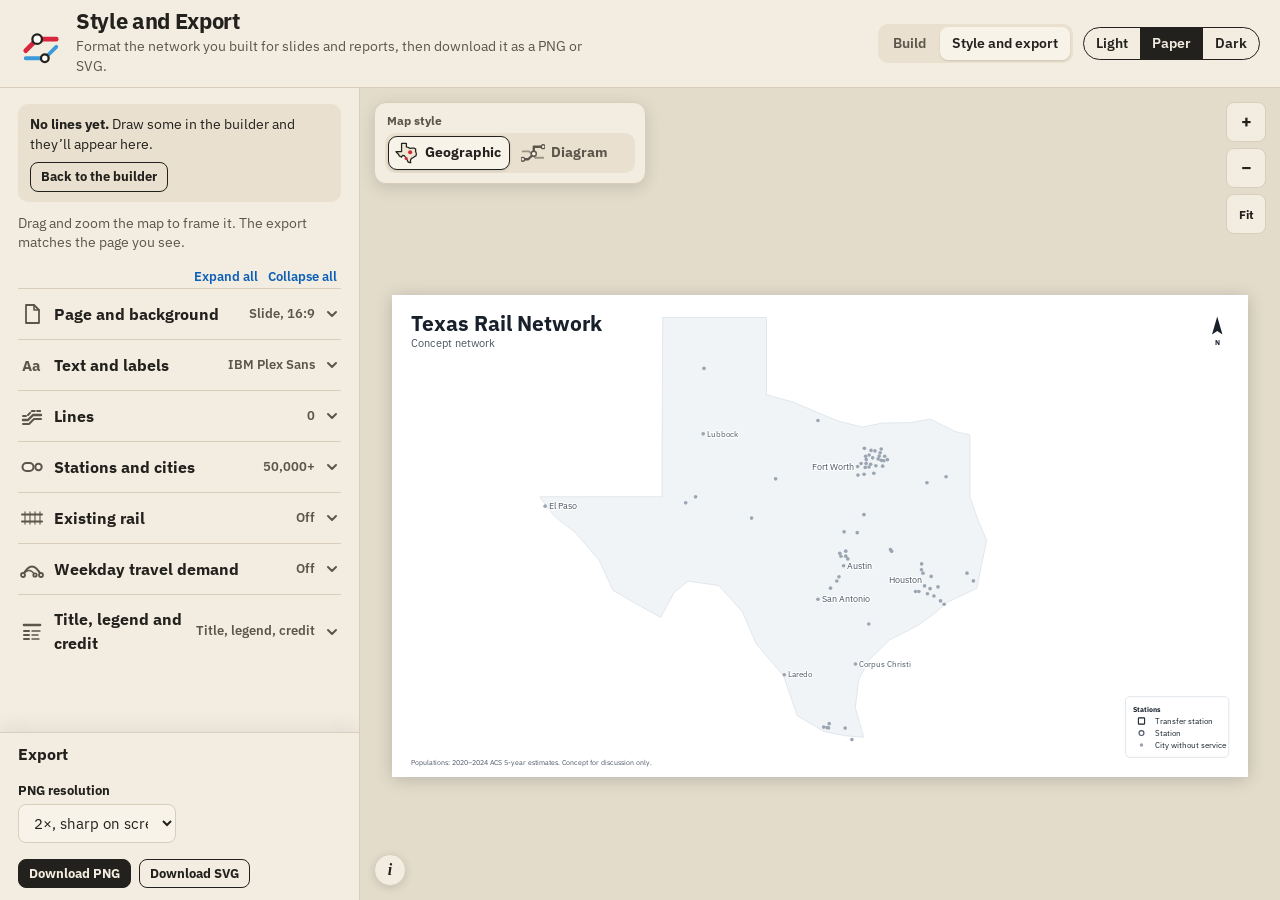
<file: style.html>
<!DOCTYPE html>
<html lang="en">
<head>
<meta charset="utf-8">
<meta name="viewport" content="width=device-width, initial-scale=1, viewport-fit=cover">
<title>Style and Export: Texas Rail Network</title>
<meta name="description" content="Format a Texas rail network map and export it as PNG or SVG.">
<link rel="preconnect" href="https://fonts.googleapis.com">
<link rel="preconnect" href="https://fonts.gstatic.com" crossorigin>
<link href="https://fonts.googleapis.com/css2?family=IBM+Plex+Sans:wght@400;500;600;700&display=swap" rel="stylesheet">
<style>
:root{
  --bg:#e7ecf1; --panel:#f7f9fb; --field:#ffffff; --ink:#17202b; --ink-2:#4a5664;
  --muted:#9aa5b1; --rule:#d2dae2; --grid:#edf1f5; --halo:#ffffff; --focus:#0a62c2;
  --chip:#e2e8ee; --station:#ffffff; --land:#f1f4f7; --danger:#b42318; --base-mono:#3e4b5c;
  color-scheme:light;
}
@media (prefers-color-scheme: dark){
  :root:not([data-theme="light"]):not([data-theme="paper"]){
    --bg:#0c131b; --panel:#111a24; --field:#152029; --ink:#e5ecf2; --ink-2:#a7b4c1;
    --muted:#5f6f80; --rule:#243243; --grid:#1a2633; --halo:#152029; --focus:#6db3ff;
    --chip:#1c2937; --station:#152029; --land:#1a2633; --danger:#ff8a80; --base-mono:#c3ced9;
    color-scheme:dark;
  }
}
:root[data-theme="dark"]{
  --bg:#0c131b; --panel:#111a24; --field:#152029; --ink:#e5ecf2; --ink-2:#a7b4c1;
  --muted:#5f6f80; --rule:#243243; --grid:#1a2633; --halo:#152029; --focus:#6db3ff;
  --chip:#1c2937; --station:#152029; --land:#1a2633; --danger:#ff8a80; --base-mono:#c3ced9;
  color-scheme:dark;
}
:root[data-theme="paper"]{
  --bg:#e4dccb; --panel:#f3ede1; --field:#f8f3e9; --ink:#23211d; --ink-2:#5b554b;
  --muted:#a69f92; --rule:#d8cebb; --grid:#ece4d4; --halo:#f8f3e9; --focus:#0b5fb8;
  --chip:#e9e0cf; --station:#fffdf8; --land:#efe6d3; --danger:#a8321f; --base-mono:#4a4741;
  color-scheme:light;
}
*,*::before,*::after{box-sizing:border-box}
[hidden]{display:none!important}
:root{box-sizing:border-box;padding-top:env(safe-area-inset-top,0px);padding-bottom:env(safe-area-inset-bottom,0px)}
html{height:100%;scroll-padding-top:env(safe-area-inset-top,0px)}
body{margin:0;height:100%;background:var(--bg);color:var(--ink);
  font-family:"IBM Plex Sans","Segoe UI",system-ui,-apple-system,"Helvetica Neue",Arial,sans-serif;font-size:15px;line-height:1.45}
button,input,select{font:inherit;color:inherit}
:focus-visible{outline:2.5px solid var(--focus);outline-offset:2px}

.app{display:grid;grid-template-columns:360px minmax(0,1fr);grid-template-rows:auto minmax(0,1fr);height:100%}

/* Header */
.top{grid-column:1/-1;display:flex;align-items:center;justify-content:space-between;gap:14px 20px;flex-wrap:wrap;
  padding:10px 20px;background:var(--panel);border-bottom:1px solid var(--rule)}
.brand{display:flex;align-items:center;gap:14px;min-width:0}
.brand svg{flex:none}
h1{margin:0;font-size:1.35rem;font-weight:700;letter-spacing:-.015em;line-height:1.1}
.top p{margin:3px 0 0;color:var(--ink-2);font-size:.86rem;max-width:66ch}
.top-actions{display:flex;align-items:center;gap:10px;flex-wrap:wrap}
.pages{display:inline-flex;gap:2px;background:var(--chip);border-radius:10px;padding:3px}
.pages a{padding:6px 12px;border-radius:8px;text-decoration:none;color:var(--ink-2);font-weight:600;font-size:.9rem}
.pages a[aria-current="page"]{background:var(--field);color:var(--ink);box-shadow:0 1px 2px rgba(0,0,0,.12)}
.pages a:hover{color:var(--ink)}
.seg{display:inline-flex;border:1.5px solid var(--ink);border-radius:999px;overflow:hidden}
.seg button{border:0;background:transparent;padding:5px 14px;font-weight:600;cursor:pointer;font-size:.9rem}
.seg button[aria-pressed="true"]{background:var(--ink);color:var(--panel)}
.ghost{border:1px solid var(--rule);background:transparent;border-radius:999px;padding:5px 13px;cursor:pointer;font-size:.86rem}
.ghost:hover{background:var(--chip)}

/* Sidebar */
.side{background:var(--panel);border-right:1px solid var(--rule);display:flex;flex-direction:column;min-height:0;overflow:hidden}
.side-scroll{flex:1;min-height:0;overflow:auto;padding:16px 18px 24px}
.dock{flex:none;border-top:1px solid var(--rule);background:var(--panel);padding:10px 18px 12px;box-shadow:0 -6px 18px rgba(8,18,30,.07)}
.dock h2{font-size:.92rem;font-weight:700;margin:0}
.dock .hint{margin:2px 0 0;font-size:.8rem}
.dock .btns{margin-top:8px}
.acc-tools{display:flex;justify-content:flex-end;gap:2px;margin:12px 0 0}
.side section.acc{padding:0}
.side .acc-h{margin:0;font-size:1rem}
.acc-btn{width:100%;display:grid;grid-template-columns:1fr auto auto;align-items:center;gap:10px;background:none;border:0;padding:13px 2px;cursor:pointer;text-align:left;border-radius:6px}
.acc-btn:hover{background:var(--chip)}
.acc-title{font-weight:700;font-size:1rem}
.acc-sum{font-size:.8rem;color:var(--ink-2);font-weight:600}
.chev{color:var(--ink-2);transition:transform .15s}
.acc-btn[aria-expanded="true"] .chev{transform:rotate(180deg)}
.acc-panel{padding:2px 0 16px}
.seg2{display:flex;border:1.5px solid var(--rule);border-radius:8px;overflow:hidden}
.seg2 button{flex:1;border:0;background:var(--field);padding:6px 8px;font-size:.82rem;font-weight:600;cursor:pointer;line-height:1.25}
.seg2 button+button{border-left:1.5px solid var(--rule)}
.seg2 button[aria-pressed="true"]{background:var(--ink);color:var(--panel)}
.tchip{display:inline-flex;align-items:center;gap:6px;padding:4px 10px 4px 8px}
.tchip .swsvg{width:24px;height:10px}
.tchip em{font-style:normal;font-size:.76rem;opacity:.75}
.chip[aria-pressed="true"] .inkst{stroke:var(--panel)}
.chip[aria-pressed="true"] .core{stroke:var(--ink)}
.chip[aria-pressed="false"]{opacity:.7}
.pbtns{display:flex;gap:6px;flex-wrap:wrap;justify-content:flex-end}
.preset small.added{color:var(--focus);font-weight:600}
.side section{padding:16px 0;border-top:1px solid var(--rule)}
.side h2{font-size:1rem;font-weight:700;margin:0 0 8px}
.side h3{font-size:.82rem;font-weight:700;color:var(--ink-2);margin:12px 0 4px}
.hint{margin:0 0 10px;color:var(--ink-2);font-size:.85rem}
.search label{display:block;font-weight:700;margin-bottom:6px}
.search input,.field input,.field select,select.sel{width:100%;padding:8px 11px;border:1.5px solid var(--rule);border-radius:8px;background:var(--field)}
.search input:focus,.field input:focus,.field select:focus{border-color:var(--ink)}
.stats{display:grid;grid-template-columns:repeat(3,1fr);gap:8px;margin:14px 0 0}
.stats div{background:var(--field);border:1px solid var(--rule);border-radius:8px;padding:8px 10px}
.stats dt{font-size:.72rem;color:var(--ink-2);line-height:1.2}
.stats dd{margin:2px 0 0;font-size:1.25rem;font-weight:700;line-height:1.1}
.stats dd span{font-size:.75rem;font-weight:600;color:var(--ink-2)}

.trow{display:grid;grid-template-columns:auto 40px 1fr auto;align-items:center;gap:8px;padding:6px 0;cursor:pointer}
.trow strong{display:block;font-weight:700;line-height:1.2}
.trow small{display:block;color:var(--ink-2);font-size:.78rem}
.trow .cnt{font-size:.75rem;color:var(--ink-2);text-align:right;line-height:1.25}
.trow.off{opacity:.5}
input[type="checkbox"]{width:17px;height:17px;accent-color:var(--ink);margin:0;cursor:pointer}
.swsvg path{fill:none}
.inkst{stroke:var(--ink)}
.core{stroke:var(--field)}
.casing{stroke:var(--ink);stroke-opacity:.85}
.casing-in{stroke:var(--station)}

.chips{display:flex;flex-wrap:wrap;gap:6px}
.chip{border:1px solid var(--rule);background:var(--chip);border-radius:999px;padding:4px 11px;font-size:.84rem;cursor:pointer}
.chip[aria-pressed="true"]{background:var(--ink);color:var(--panel);border-color:var(--ink)}
.sec-head{display:flex;justify-content:space-between;align-items:baseline;gap:8px}
.link{background:none;border:0;padding:2px 4px;color:var(--focus);cursor:pointer;font-size:.84rem;font-weight:600}
.link:hover{text-decoration:underline}
.link.danger{color:var(--danger)}
ul.lines{list-style:none;margin:0;padding:0}
ul.lines li{display:grid;grid-template-columns:auto 40px 1fr auto;align-items:center;gap:8px;padding:3px 0}
ul.lines li.muted{opacity:.45}
.lname{background:none;border:0;padding:3px 4px;text-align:left;cursor:pointer;border-radius:6px;min-width:0}
.lname:hover{background:var(--chip)}
.lname strong{display:block;font-weight:700;font-size:.9rem;line-height:1.2}
.lname small{display:block;color:var(--ink-2);font-size:.76rem;line-height:1.25}
.empty{color:var(--ink-2);font-size:.86rem;margin:6px 0 0}
details{margin-top:8px}
summary{cursor:pointer;font-weight:700;font-size:.88rem;padding:4px 0}
.opt{display:flex;align-items:center;gap:10px;padding:5px 0;cursor:pointer}
.field{display:block;margin:8px 0}
.field span{display:block;font-size:.8rem;font-weight:700;margin-bottom:3px}
.row2{display:grid;grid-template-columns:1fr 1fr;gap:8px}
.btn{border:1.5px solid var(--ink);background:var(--ink);color:var(--panel);border-radius:8px;padding:7px 13px;font-weight:700;cursor:pointer;font-size:.9rem}
.btn.alt{background:transparent;color:var(--ink)}
.btn.small{padding:4px 10px;font-size:.82rem}
.btn:disabled{opacity:.4;cursor:not-allowed}
.btns{display:flex;flex-wrap:wrap;gap:8px;margin-top:10px}
.preset{display:grid;grid-template-columns:1fr auto;gap:8px;align-items:center;padding:7px 0;border-bottom:1px dashed var(--rule)}
.preset:last-child{border-bottom:0}
.preset strong{display:block;font-size:.9rem;line-height:1.2}
.preset small{display:block;color:var(--ink-2);font-size:.78rem}
.newline{display:grid;grid-template-columns:1fr auto;gap:8px;align-items:center;margin-bottom:8px}
.citylist{list-style:none;margin:6px 0 0;padding:0}
.citylist li{display:flex;justify-content:space-between;align-items:center;gap:8px;padding:2px 0;font-size:.88rem}
.fine{font-size:.76rem;color:var(--ink-2);margin:16px 0 0;border-top:1px solid var(--rule);padding-top:14px}
.fine a{color:inherit}

/* Map */
.map{position:relative;overflow:hidden;background:var(--field)}
#svg{width:100%;height:100%;display:block;touch-action:none;cursor:grab;user-select:none;-webkit-user-select:none}
#svg.dragging{cursor:grabbing}
#svg.placing{cursor:crosshair}
.gridline{stroke:var(--grid);fill:none}
.land{fill:var(--land);stroke:var(--rule);stroke-width:2}
.landnote{fill:var(--muted);font-size:13px}
.ln{cursor:pointer}
.ln path{fill:none;stroke-linejoin:round;stroke-linecap:round}
.ln path.dash{stroke-linecap:butt}
.ln .hit{stroke:transparent}
.sug path{fill:none;stroke-linecap:round;cursor:pointer}
.sug .hit{stroke:transparent}
.dim{opacity:.12}
.stn{cursor:pointer}
.stn .hitc{fill:transparent}
.stn .dot{fill:var(--station);stroke:var(--ink)}
.stn.none .dot{fill:var(--muted);stroke:none}
.stn.custom .dot{fill:var(--station);stroke:var(--focus)}
.stn.airport .dot{fill:var(--ink);stroke:none}
.stn .ring{fill:none;stroke:var(--focus)}
.stn .local{fill:none}
.gw path{fill:var(--ink-2)}
.lbl{fill:var(--ink);font-weight:600;paint-order:stroke;stroke:var(--halo);stroke-linejoin:round;pointer-events:none}
.lbl.none{fill:var(--ink-2);font-weight:400}
.lbl.strong{font-weight:700}
.lbl.gw{font-style:italic;fill:var(--ink-2);font-weight:400}
.edit-ring{fill:none;stroke:var(--focus)}

.zoom{position:absolute;right:14px;top:14px;display:flex;flex-direction:column;gap:6px;z-index:3}
.zoom button{width:40px;height:40px;border-radius:8px;border:1px solid var(--rule);background:var(--panel);font-weight:700;font-size:1.1rem;cursor:pointer}
.zoom button.small{font-size:.78rem}
.tip{position:absolute;left:0;top:0;pointer-events:none;background:var(--ink);color:var(--panel);font-size:.8rem;
  padding:4px 9px;border-radius:6px;white-space:nowrap;z-index:6}
.banner{position:absolute;top:14px;left:50%;transform:translateX(-50%);background:var(--ink);color:var(--panel);
  padding:8px 10px 8px 16px;border-radius:999px;font-weight:600;font-size:.88rem;max-width:calc(100% - 130px);
  display:flex;align-items:center;gap:10px;z-index:5}
.banner button{border:0;background:var(--panel);color:var(--ink);border-radius:999px;padding:3px 12px;font-weight:700;cursor:pointer;font-size:.82rem;flex:none}
.toast{position:absolute;left:50%;bottom:18px;transform:translateX(-50%);background:var(--ink);color:var(--panel);
  padding:8px 10px 8px 16px;border-radius:999px;font-size:.88rem;font-weight:600;z-index:7;max-width:calc(100% - 40px);
  display:flex;align-items:center;gap:12px}
.toast button{border:0;background:var(--panel);color:var(--ink);border-radius:999px;padding:4px 14px;font-weight:700;cursor:pointer;font-size:.84rem;flex:none}
.legend{position:absolute;right:14px;bottom:14px;background:var(--panel);border:1px solid var(--rule);border-radius:10px;
  padding:8px 12px;font-size:.78rem;z-index:2;max-width:250px}
.legend div{display:flex;align-items:center;gap:8px;line-height:1.6}
.info{position:absolute;left:16px;bottom:58px;width:min(380px,calc(100% - 32px));max-height:calc(100% - 74px);overflow:auto;
  background:var(--panel);border:1px solid var(--rule);border-radius:12px;padding:16px 18px;box-shadow:0 8px 28px rgba(8,18,30,.2);z-index:4}
.info h3{margin:0 34px 2px 0;font-size:1.22rem;font-weight:700;line-height:1.15;display:flex;align-items:center;gap:10px}
.info h4{margin:14px 0 6px;font-size:.86rem;font-weight:700}
.info .meta{margin:0;color:var(--ink-2);font-size:.86rem}
.info p{margin:10px 0 0;font-size:.9rem}
.x{position:absolute;right:10px;top:10px;width:32px;height:32px;border-radius:8px;border:0;background:var(--chip);cursor:pointer;font-size:1.1rem;line-height:1}
.kv{display:grid;grid-template-columns:auto 1fr;gap:4px 14px;margin:12px 0 0;font-size:.9rem}
.kv dt{color:var(--ink-2)}
.kv dd{margin:0;font-weight:700}
.kv small{font-weight:400;color:var(--ink-2)}
.pills{display:flex;flex-wrap:wrap;gap:6px}
.pill{display:inline-flex;align-items:center;gap:6px;border:1px solid var(--rule);background:var(--field);border-radius:999px;padding:3px 10px 3px 6px;font-size:.84rem;cursor:pointer}
.pill:hover{border-color:var(--ink)}
.pill i{width:12px;height:12px;border-radius:50%;display:inline-block;flex:none}
.pill em{font-style:normal;color:var(--ink-2);font-size:.78rem}
ol.stops{margin:6px 0 0;padding-left:24px;font-size:.9rem}
ol.stops li{padding:1px 0}
ol.stops li span{display:flex;justify-content:space-between;align-items:center;gap:6px}
ol.stops button.go{background:none;border:0;padding:0;cursor:pointer;text-align:left}
ol.stops button.go:hover{text-decoration:underline}
.colorin{width:44px;height:34px;padding:2px;border:1.5px solid var(--rule);border-radius:8px;background:var(--field);cursor:pointer}

@media (max-width: 880px){
  body{height:auto}
  .app{display:flex;flex-direction:column;height:auto}
  .map{order:1;height:68vh;min-height:420px}
  .side{order:2;border-right:0;overflow:visible}
  .side-scroll{overflow:visible}
  .dock{position:sticky;bottom:0;z-index:5}
  .info{max-height:62%}
  .maplegend{max-width:200px}
}
@media (prefers-reduced-motion: reduce){*{transition:none!important;animation:none!important}}

/* Builder: the example packages card stands apart from the other groups */
.side section.acc.starter{margin-top:18px;border:1.5px solid var(--rule);border-radius:12px;padding:0 12px;background:var(--chip)}
.side section.acc.starter .acc-btn:hover{background:transparent}
.side section.acc.starter .acc-title{font-size:.98rem}
.muted-note{color:var(--ink-2);font-size:.78rem;margin-left:4px}
a.btn{text-decoration:none;display:inline-flex;align-items:center}
input[type="range"]{accent-color:var(--ink);width:100%}
.rng span{display:flex;justify-content:space-between}
.rng output{font-weight:600;color:var(--ink-2)}
.source{background:var(--chip);border-radius:10px;padding:10px 12px;font-size:.88rem}
.source p{margin:0 0 8px}
.frame-hint{margin:12px 0 0}
.swpick{position:relative;display:inline-flex;cursor:pointer}
.swpick input{position:absolute;inset:0;opacity:0;width:100%;height:100%;cursor:pointer;border:0;padding:0}
.compass{display:grid;grid-template-columns:repeat(3,1fr);gap:4px;max-width:210px}
.compass button{border:1.5px solid var(--rule);background:var(--field);border-radius:8px;padding:6px 0;cursor:pointer;font-weight:600}
.compass button[aria-pressed="true"],.btn.alt[aria-pressed="true"]{background:var(--ink);color:var(--panel);border-color:var(--ink)}
/* Style page: the map sits on a page-sized artboard */
body[data-mode="style"] .map{background:var(--bg);display:flex;align-items:center;justify-content:center;padding-top:84px}
body[data-mode="style"] #svg{flex:none;box-shadow:0 2px 16px rgba(8,18,30,.2);background:#fff}
body[data-mode="style"] #svg.checker{background:conic-gradient(#e4e8ec 25%,#fff 0 50%,#e4e8ec 0 75%,#fff 0) 0 0/20px 20px}

/* View toggle at the top of the sidebar */
.viewtoggle{display:grid;grid-template-columns:1fr 1fr;gap:4px;margin:0 0 16px;padding:4px;background:var(--chip);border-radius:12px}
.viewtoggle button{display:flex;align-items:center;gap:9px;border:1.5px solid transparent;background:transparent;border-radius:9px;padding:8px 9px;cursor:pointer;text-align:left;color:var(--ink-2)}
.viewtoggle button:hover{color:var(--ink)}
.viewtoggle button[aria-pressed="true"]{background:var(--field);color:var(--ink);border-color:var(--ink);box-shadow:0 1px 3px rgba(0,0,0,.12)}
.viewtoggle svg{flex:none}
.viewtoggle strong{display:block;font-size:.93rem;line-height:1.15}
.viewtoggle small{display:block;font-size:.74rem;color:var(--ink-2);line-height:1.25}
.viewtoggle .ic-a,.viewtoggle .ic-b{stroke:currentColor}
.viewtoggle .ic-b{opacity:.55}
.viewtoggle .ic-st{fill:var(--field);stroke:currentColor;stroke-width:1.8}
.viewtoggle .ic-tx{fill:none;stroke:currentColor}
.viewtoggle .ic-pin{fill:currentColor}
.viewtoggle button[aria-pressed="true"] .ic-a{stroke:#d7263d}
.viewtoggle button[aria-pressed="true"] .ic-b{stroke:#1f78b4;opacity:1}
.viewtoggle button[aria-pressed="true"] .ic-tx{fill:var(--land);stroke:var(--ink)}
.viewtoggle button[aria-pressed="true"] .ic-pin{fill:#d7263d}
/* Floating legend in the builder */
.mapstack{position:absolute;right:14px;bottom:14px;z-index:3;display:flex;flex-direction:column;align-items:stretch;gap:8px;width:max-content;min-width:200px;max-width:calc(100% - 28px);max-height:calc(100% - 120px);pointer-events:none}
.mapstack > *{pointer-events:auto}
.maplegend,.mapfacts{background:var(--panel);border:1px solid var(--rule);border-radius:10px;box-shadow:0 4px 16px rgba(8,18,30,.14);font-size:.8rem}
.maplegend{min-width:150px;max-width:250px;min-height:0;overflow:auto}
.mapfacts{flex:none;contain:inline-size}
.mapfacts .lg-head,.maplegend .lg-head{display:flex;align-items:center;justify-content:space-between;gap:12px;width:100%;background:none;border:0;padding:7px 10px 7px 12px;font-weight:700;font-size:.84rem;cursor:pointer;color:var(--ink)}
.mapfacts .lg-head .chev{transition:transform .15s}
.mapfacts .lg-head[aria-expanded="true"] .chev{transform:rotate(180deg)}
/* Facts stack one per row so the panel can match the legend's width */
.mapfacts .stats{margin:0;padding:0 10px 10px;gap:6px;grid-template-columns:1fr}
.mapfacts .stats div{display:flex;align-items:center;gap:10px;padding:6px 10px}
.mapfacts .stats dd{order:-1;margin:0;font-size:1.1rem;min-width:66px;white-space:nowrap}
.mapfacts .stats dt{font-size:.76rem}
.mapfacts #dmInfo{padding:0 10px 10px}
.mapfacts .dm-sum{font-size:.8rem;margin:0 2px 8px}
.mapfacts .dm-cov{margin:0;gap:6px;grid-template-columns:1fr}
.mapfacts .dm-cov div{display:flex;align-items:center;gap:10px;padding:6px 10px}
.mapfacts .dm-cov strong{font-size:1.1rem;min-width:52px}
.maplegend .lg-head{display:flex;align-items:center;justify-content:space-between;gap:12px;width:100%;background:none;border:0;padding:7px 10px 7px 12px;font-weight:700;font-size:.84rem;cursor:pointer;color:var(--ink)}
.maplegend .lg-head .chev{transition:transform .15s}
.maplegend .lg-head[aria-expanded="true"] .chev{transform:rotate(180deg)}
.maplegend h4{margin:4px 12px 2px;font-size:.72rem;font-weight:600;color:var(--ink-2)}
.maplegend ul{list-style:none;margin:0;padding:0 12px 6px}
.maplegend li{display:flex;align-items:center;gap:8px;line-height:1.45;padding:1px 0}
.maplegend li .swsvg{flex:none}
.maplegend #mapLegendBody{padding-bottom:4px}
.maplegend .lg-empty{margin:0 12px 10px;color:var(--ink-2)}

/* Group icons: gray when closed, in color when open */
.acc-btn{grid-template-columns:auto 1fr auto auto}
.acc-ic{flex:none;color:var(--ink-2)}
.acc-ic *{fill:none;stroke:currentColor;stroke-linecap:round;stroke-linejoin:round}
.acc-ic .is,.acc-ic .ic1w,.acc-ic .ic3w{fill:var(--field)}
.acc-ic .is{stroke-width:1.8}
.acc-ic .ic1,.acc-ic .ic2{fill:currentColor;stroke:none}
.acc-ic .ic2{opacity:.55}
.acc-ic .ic3{fill:currentColor;stroke:none}
.acc-ic .ie{fill:currentColor;stroke:none}
.acc-ic .it{fill:currentColor;stroke:none;font-family:inherit}
.acc-btn[aria-expanded="true"] .acc-ic{color:var(--ink)}
.acc-btn[aria-expanded="true"] .ia{stroke:#d7263d}
.acc-btn[aria-expanded="true"] .ib{stroke:#1f78b4}
.acc-btn[aria-expanded="true"] .id{stroke:#2e8b57}
.acc-btn[aria-expanded="true"] .ie{fill:#d69c00}
.acc-btn[aria-expanded="true"] .ic1{fill:#1f78b4}
.acc-btn[aria-expanded="true"] .ic2{fill:#1f78b4}
.acc-btn[aria-expanded="true"] .ig{stroke:#d69c00}
.acc-btn[aria-expanded="true"] .ic3w,.acc-btn[aria-expanded="true"] .ic1w{stroke:var(--ink)}
.masterrow{display:flex;align-items:center;justify-content:space-between;gap:8px;margin:4px 0 2px;padding:4px 0;border-bottom:1px dashed var(--rule)}
.masterrow .opt{padding:2px 0;font-weight:600;font-size:.88rem}
.masterbtns{display:flex;gap:2px;flex:none}
.theme-seg button{padding:5px 12px}

/* Weekday travel demand layer */
.od{cursor:pointer}
.od path{fill:none;stroke-linecap:round}
.od .hit{stroke:transparent}
#dmControls.off{opacity:.55}
.dm-sum{margin:0 0 8px;font-size:.86rem}
.dm-cov{display:grid;grid-template-columns:1fr 1fr;gap:8px;margin:0 0 10px}
.dm-cov div{background:var(--field);border:1px solid var(--rule);border-radius:8px;padding:7px 9px}
.dm-cov strong{display:block;font-size:1.2rem;line-height:1.1}
.dm-cov span{display:block;font-size:.74rem;color:var(--ink-2);line-height:1.25}
.dm-classes{list-style:none;margin:0 0 8px;padding:0;font-size:.82rem}
.dm-classes li{display:flex;align-items:center;gap:8px;line-height:1.6}
.partners{list-style:none;margin:0;padding:0}
.partners button{position:relative;display:grid;grid-template-columns:1fr auto;width:100%;border:0;background:none;padding:3px 0 6px;cursor:pointer;text-align:left;font-size:.86rem}
.partners button:hover span{text-decoration:underline}
.partners em{font-style:normal;color:var(--ink-2);font-size:.8rem}
.partners i{position:absolute;left:0;bottom:2px;height:3px;border-radius:2px;background:#e4572e;opacity:.75}

/* Analysis panel */
.an-intro{padding:2px 0 14px}
.an-intro h2{font-size:1.05rem;font-weight:700;margin:0 0 4px}
.an-foot{margin-top:14px}
.viewtoggle.modeswitch{margin-top:-8px}
.typepick{display:grid;gap:4px}
.typepick button{display:flex;align-items:center;gap:10px;border:1px solid var(--rule);background:var(--field);border-radius:8px;padding:6px 10px;cursor:pointer;text-align:left;font-size:.88rem}
.typepick button:hover{border-color:var(--ink)}

/* City search, Mode and Map style float together over the top-left of the map */
.maptools{position:absolute;left:14px;top:14px;z-index:3;width:272px;max-width:calc(100% - 84px);display:flex;flex-direction:column;gap:10px;
  padding:10px;background:var(--panel);border:1px solid var(--rule);border-radius:12px;box-shadow:0 4px 16px rgba(8,18,30,.14)}
.tool-label{display:block;font-size:.72rem;font-weight:700;color:var(--ink-2);margin:0 0 4px 2px}
.tool-search input{width:100%;padding:7px 10px;border:1.5px solid var(--rule);border-radius:8px;background:var(--field);font-size:.88rem}
.tool-search input:focus{border-color:var(--ink)}
.maptools .viewtoggle,.maptools .viewtoggle.modeswitch{margin:0;padding:3px;border-radius:10px}
.maptools .viewtoggle button{padding:5px 8px 5px 6px;gap:6px}
.maptools .viewtoggle svg{width:24px;height:22px}
.maptools .viewtoggle small{display:none}
.maptools .viewtoggle strong{font-size:.86rem}
/* The adding-stops banner centers in the space to the right of the floating card */
.banner{top:14px;left:300px;right:68px;transform:none;margin:0 auto;width:max-content;max-width:calc(100% - 368px)}
@media (max-width: 880px){ .maptools{width:236px} .banner{left:14px;right:14px;top:auto;bottom:70px;max-width:calc(100% - 28px)} }

/* Urban areas in the combined view */
.uac{cursor:pointer}
.uadot{fill:var(--station);fill-opacity:.92;stroke:var(--ink)}
.uac .ring{fill:none;stroke:var(--focus)}
.seg3 button{padding:7px 4px}

/* Inserting stops between existing ones */
ol.stops li{position:relative}
ol.stops .ins{display:block;margin:1px 0 3px;padding:0;border:0;background:none;color:var(--focus);font-size:.76rem;font-weight:600;cursor:pointer;opacity:.75}
ol.stops .ins:hover{opacity:1;text-decoration:underline}
ol.stops .ins.here{color:var(--focus);opacity:1;border-left:3px solid var(--focus);padding-left:6px;margin:3px 0 4px;cursor:default}
/* Service-type colors */
.typecolors{display:grid;gap:2px;margin:2px 0 10px}
.tcolor{display:flex;align-items:center;gap:8px;font-size:.86rem;cursor:pointer;padding:2px 0}
.tc-note{display:flex;align-items:center;gap:6px;flex-wrap:wrap;margin:4px 0 0}
/* Service types: show/hide, symbol and color in one list */
.tl-head{margin:12px 0 4px;font-size:.8rem;font-weight:700}
.typelist{list-style:none;margin:0 0 6px;padding:0}
.typelist li{display:grid;grid-template-columns:auto 40px 1fr auto;align-items:center;gap:8px;padding:3px 0;font-size:.88rem}
.typelist li.off{opacity:.5}
.typelist li label[for]{cursor:pointer}
.typelist em{font-style:normal;font-size:.78rem;color:var(--ink-2);background:var(--chip);border-radius:999px;padding:0 8px;min-width:24px;text-align:center}
.typelist .swpick .swsvg{cursor:pointer}

/* About the data: an "i" button at the bottom-left of the map */
.infobtn{position:absolute;left:14px;bottom:14px;z-index:5;width:32px;height:32px;border-radius:50%;border:1px solid var(--rule);background:var(--panel);
  color:var(--ink);font-weight:700;font-size:1rem;font-family:Georgia,"Times New Roman",serif;font-style:italic;cursor:pointer;box-shadow:0 2px 8px rgba(8,18,30,.14)}
.infobtn:hover,.infobtn[aria-expanded="true"]{background:var(--ink);color:var(--panel);border-color:var(--ink)}
.aboutpop{position:absolute;left:14px;bottom:56px;z-index:6;width:min(360px,calc(100% - 28px));max-height:calc(100% - 140px);overflow:auto;
  background:var(--panel);border:1px solid var(--rule);border-radius:12px;padding:12px 16px 14px;box-shadow:0 8px 28px rgba(8,18,30,.2);font-size:.82rem;color:var(--ink-2)}
.aboutpop h4{margin:0 0 6px;font-size:.9rem;color:var(--ink)}
.aboutpop p{margin:0 0 7px}
.aboutpop p:last-child{margin:0}
.aboutpop strong{color:var(--ink)}

/* Suggested corridors: the method and each suggestion's reason */
details.how{margin:6px 0 10px;font-size:.84rem}
details.how ol{margin:6px 0 6px;padding-left:20px}
details.how li{margin:0 0 6px}
details.how p{margin:0;color:var(--ink-2)}
.info p.why{background:var(--chip);border-radius:8px;padding:8px 10px;font-size:.86rem}
.why-shown{margin-top:6px !important;font-style:italic}

.sugchip{display:inline-flex;align-items:center;gap:6px}
.sugchip[aria-pressed="false"]{opacity:.55}
.chip.sugchip[aria-pressed="true"]{background:var(--field);color:var(--ink);border-color:var(--ink)}

/* Which pairs: small one-color diagrams of each option */
.seg3 button{display:flex;flex-direction:column;align-items:center;gap:3px;padding:7px 4px 6px}
.scope-ic{display:block}
.scope-ic path{fill:none;stroke:currentColor;stroke-linecap:round}
.scope-ic circle{fill:currentColor;stroke:none}
.scope-ic circle.area{fill:none;stroke:currentColor;stroke-width:1.3;stroke-dasharray:2.2 1.8}

</style>
</head>
<body data-mode="style">
<div class="app">
  <header class="top">
    <div class="brand">
      <svg width="42" height="42" viewBox="0 0 44 44" aria-hidden="true">
        <path d="M6 30 L18 18 H38" fill="none" stroke="#d7263d" stroke-width="5" stroke-linecap="round" stroke-linejoin="round"/>
        <path d="M6 38 H26 L38 26" fill="none" stroke="#3a9ad9" stroke-width="4" stroke-linecap="round" stroke-linejoin="round"/>
        <circle cx="18" cy="18" r="5" stroke-width="2.4" style="fill:var(--station);stroke:var(--ink)"/>
        <circle cx="26" cy="38" r="4" stroke-width="2.4" style="fill:var(--station);stroke:var(--ink)"/>
      </svg>
      <div>
        <h1>Style and Export</h1>
        <p>Format the network you built for slides and reports, then download it as a PNG or SVG.</p>
      </div>
    </div>
    <div class="top-actions">
      <nav class="pages" aria-label="Pages">
        <a href="index.html">Build</a>
        <a href="style.html" aria-current="page">Style and export</a>
      </nav>
      <div class="seg theme-seg" role="group" aria-label="Color theme"><button type="button" data-uitheme="light">Light</button><button type="button" data-uitheme="paper">Paper</button><button type="button" data-uitheme="dark">Dark</button></div>
    </div>
  </header>
  <aside class="side" id="side" aria-label="Map controls"></aside>
  <main class="map" id="map">
    <svg id="svg" role="img" aria-label="Formatted map of your Texas rail network">
      <g id="view"><g id="bgG"></g><g id="odG"></g><g id="sugG"></g><g id="linesG"></g><g id="stationsG"></g><g id="labelsG"></g><g id="editG"></g></g>
    </svg>
    <div class="zoom">
      <button type="button" id="zin" aria-label="Zoom in">+</button>
      <button type="button" id="zout" aria-label="Zoom out">−</button>
      <button type="button" id="zfit" class="small" aria-label="Fit map">Fit</button>
    </div>
    <div class="tip" id="tip" hidden></div>
    <div class="banner" id="banner" hidden></div>
    <div class="toast" id="toast" role="status" hidden></div>
    <section class="info" id="info" hidden aria-live="polite"></section>
  </main>
</div>
<script>
/* Texas Rail Network Builder: shared data
   Populations: U.S. Census Bureau, 2020–2024 American Community Survey 5-year estimates
   (place totals as compiled by texas-demographics.com, February 2026).
   Every Census place of 25,000+ is listed, plus a few smaller towns that have rail stations today. */
window.TXR = {
  SOURCE: '2020–2024 American Community Survey 5-year estimates',
  // [id, name, population, latitude, longitude]
  CITIES: [
    ["houston", "Houston", 2328253, 29.7604, -95.3698],
    ["sanantonio", "San Antonio", 1479835, 29.4241, -98.4936],
    ["dallas", "Dallas", 1307930, 32.7767, -96.797],
    ["austin", "Austin", 979539, 30.2672, -97.7431],
    ["fortworth", "Fort Worth", 963194, 32.7555, -97.3308],
    ["elpaso", "El Paso", 680130, 31.7619, -106.485],
    ["arlington", "Arlington", 397742, 32.7357, -97.1081],
    ["corpuschristi", "Corpus Christi", 317419, 27.8006, -97.3964],
    ["plano", "Plano", 290594, 33.0198, -96.6989],
    ["lubbock", "Lubbock", 264814, 33.5779, -101.8552],
    ["laredo", "Laredo", 257619, 27.5306, -99.4803],
    ["irving", "Irving", 256492, 32.814, -96.9489],
    ["garland", "Garland", 246844, 32.9126, -96.6389],
    ["frisco", "Frisco", 219304, 33.1507, -96.8236],
    ["mckinney", "McKinney", 210600, 33.1972, -96.6398],
    ["amarillo", "Amarillo", 201885, 35.222, -101.8313],
    ["grandprairie", "Grand Prairie", 201883, 32.746, -96.9978],
    ["brownsville", "Brownsville", 189177, 25.9017, -97.4975],
    ["killeen", "Killeen", 158159, 31.1171, -97.7278],
    ["denton", "Denton", 152866, 33.2148, -97.1331],
    ["pasadena", "Pasadena", 149433, 29.6911, -95.2091],
    ["mesquite", "Mesquite", 149299, 32.7668, -96.5992],
    ["mcallen", "McAllen", 145385, 26.2034, -98.23],
    ["waco", "Waco", 143570, 31.5493, -97.1467],
    ["midland", "Midland", 136640, 31.9973, -102.0779],
    ["carrollton", "Carrollton", 133740, 32.9756, -96.89],
    ["lewisville", "Lewisville", 131080, 33.0462, -96.9942],
    ["abilene", "Abilene", 128053, 32.4487, -99.7331],
    ["roundrock", "Round Rock", 127786, 30.5083, -97.6789],
    ["pearland", "Pearland", 127514, 29.5636, -95.2861],
    ["collegestation", "College Station", 124570, 30.628, -96.3344],
    ["thewoodlands", "The Woodlands", 121002, 30.1658, -95.4613],
    ["richardson", "Richardson", 118731, 32.9483, -96.7299],
    ["leaguecity", "League City", 116215, 29.5075, -95.095],
    ["odessa", "Odessa", 115322, 31.8457, -102.3676],
    ["beaumont", "Beaumont", 113279, 30.0802, -94.1266],
    ["allen", "Allen", 110265, 33.1032, -96.6706],
    ["sugarland", "Sugar Land", 110016, 29.6197, -95.6349],
    ["tyler", "Tyler", 109215, 32.3513, -95.3011],
    ["newbraunfels", "New Braunfels", 104643, 29.703, -98.1245],
    ["edinburg", "Edinburg", 104550, 26.3017, -98.1633],
    ["wichitafalls", "Wichita Falls", 102581, 33.9137, -98.4934],
    ["conroe", "Conroe", 102360, 30.3119, -95.4561],
    ["sanangelo", "San Angelo", 99674, 31.4638, -100.437],
    ["atascocita", "Atascocita", 99354, 29.9988, -95.1766],
    ["temple", "Temple", 89602, 31.0982, -97.3428],
    ["bryan", "Bryan", 87939, 30.6744, -96.3698],
    ["mission", "Mission", 87038, 26.2159, -98.3253],
    ["georgetown", "Georgetown", 85999, 30.6333, -97.678],
    ["baytown", "Baytown", 85205, 29.7355, -94.9774],
    ["longview", "Longview", 82923, 32.5007, -94.7405],
    ["pharr", "Pharr", 80333, 26.1948, -98.1836],
    ["flowermound", "Flower Mound", 78389, 33.0146, -97.097],
    ["cedarpark", "Cedar Park", 78301, 30.5052, -97.8203],
    ["mansfield", "Mansfield", 77510, 32.5632, -97.1417],
    ["missouricity", "Missouri City", 76558, 29.6186, -95.5377],
    ["leander", "Leander", 74067, 30.5788, -97.8531],
    ["harlingen", "Harlingen", 72087, 26.1906, -97.6961],
    ["sanmarcos", "San Marcos", 70897, 29.8833, -97.9414],
    ["northrichlandhills", "North Richland Hills", 70780, 32.8343, -97.2289],
    ["spring", "Spring", 68580, 30.0799, -95.4172],
    ["pflugerville", "Pflugerville", 65971, 30.4394, -97.62],
    ["victoria", "Victoria", 65625, 28.8053, -97.0036],
    ["rowlett", "Rowlett", 65463, 32.9029, -96.5639],
    ["euless", "Euless", 60421, 32.8371, -97.082],
    ["wylie", "Wylie", 60334, 33.0151, -96.5389],
    ["kyle", "Kyle", 56823, 29.9891, -97.8772],
    ["desoto", "DeSoto", 56211, 32.5899, -96.857],
    ["portarthur", "Port Arthur", 55828, 29.885, -93.9399],
    ["texascity", "Texas City", 55364, 29.3838, -94.9027],
    ["littleelm", "Little Elm", 54820, 33.1626, -96.9375],
    ["galveston", "Galveston", 53424, 29.3013, -94.7977],
    ["burleson", "Burleson", 52918, 32.5421, -97.3208],
    ["rockwall", "Rockwall", 51168, 32.9312, -96.4597],
    ["grapevine", "Grapevine", 51139, 32.9343, -97.0781],
    ["bedford", "Bedford", 49085, 32.844, -97.1431],
    ["cedarhill", "Cedar Hill", 48879, 32.5885, -96.9561],
    ["huntsville", "Huntsville", 47864, 30.7235, -95.5508],
    ["sherman", "Sherman", 46397, 33.6357, -96.6089],
    ["keller", "Keller", 45976, 32.9346, -97.2292],
    ["haltomcity", "Haltom City", 45767, 32.7996, -97.2692],
    ["thecolony", "The Colony", 45454, 33.089, -96.8864],
    ["waxahachie", "Waxahachie", 45347, 32.3866, -96.8483],
    ["schertz", "Schertz", 44050, 29.5522, -98.2697],
    ["channelview", "Channelview", 43605, 29.776, -95.1147],
    ["weslaco", "Weslaco", 42229, 26.1595, -97.9908],
    ["coppell", "Coppell", 42154, 32.9546, -97.015],
    ["friendswood", "Friendswood", 41030, 29.5294, -95.201],
    ["lancaster", "Lancaster", 40820, 32.5921, -96.7561],
    ["rosenberg", "Rosenberg", 40646, 29.5572, -95.8086],
    ["hurst", "Hurst", 39861, 32.8235, -97.1706],
    ["duncanville", "Duncanville", 39683, 32.6518, -96.9083],
    ["midlothian", "Midlothian", 39356, 32.4824, -96.9945],
    ["copperascove", "Copperas Cove", 37947, 31.1241, -97.9031],
    ["prosper", "Prosper", 37869, 33.2362, -96.8011],
    ["socorro", "Socorro", 37123, 31.6546, -106.3033],
    ["laporte", "La Porte", 36730, 29.6658, -95.0194],
    ["farmersbranch", "Farmers Branch", 36645, 32.9265, -96.8961],
    ["missionbend", "Mission Bend", 36586, 29.6938, -95.6649],
    ["sanjuan", "San Juan", 36149, 26.1892, -98.1553],
    ["texarkana", "Texarkana", 35992, 33.4251, -94.0477],
    ["weatherford", "Weatherford", 35788, 32.7593, -97.7973],
    ["hutto", "Hutto", 35483, 30.5427, -97.5467],
    ["timberwoodpark", "Timberwood Park", 35413, 29.6994, -98.4806],
    ["cibolo", "Cibolo", 35109, 29.5616, -98.2267],
    ["fulshear", "Fulshear", 34868, 29.693, -95.8999],
    ["delrio", "Del Rio", 34668, 29.3709, -100.8959],
    ["cleburne", "Cleburne", 34344, 32.3476, -97.3867],
    ["celina", "Celina", 34268, 33.3246, -96.7844],
    ["lufkin", "Lufkin", 34251, 31.3382, -94.7291],
    ["harkerheights", "Harker Heights", 34128, 31.0835, -97.6597],
    ["deerpark", "Deer Park", 33967, 29.7052, -95.1238],
    ["canyonlake", "Canyon Lake", 33883, 29.8752, -98.2625],
    ["seguin", "Seguin", 33754, 29.5688, -97.9647],
    ["westodessa", "West Odessa", 32594, 31.8382, -102.4996],
    ["nacogdoches", "Nacogdoches", 32197, 31.6035, -94.6555],
    ["forney", "Forney", 31532, 32.7482, -96.4719],
    ["greenville", "Greenville", 31222, 33.1385, -96.1108],
    ["southlake", "Southlake", 31137, 32.9412, -97.1342],
    ["sachse", "Sachse", 30491, 32.9762, -96.5953],
    ["converse", "Converse", 29607, 29.518, -98.3161],
    ["eaglepass", "Eagle Pass", 28339, 28.7091, -100.4995],
    ["alvin", "Alvin", 28333, 29.4238, -95.2441],
    ["lakejackson", "Lake Jackson", 27974, 29.0339, -95.4344],
    ["balchsprings", "Balch Springs", 27255, 32.7287, -96.6228],
    ["forthood", "Fort Hood (Fort Cavazos)", 26814, 31.135, -97.776],
    ["colleyville", "Colleyville", 26012, 32.881, -97.155],
    ["denison", "Denison", 25778, 33.7557, -96.5367],
    ["corsicana", "Corsicana", 25511, 32.0954, -96.4689],
    ["princeton", "Princeton", 25229, 33.1801, -96.4983],
    ["katy", "Katy", 25184, 29.7858, -95.8245],
    ["universitypark", "University Park", 25155, 32.8501, -96.8],
    ["marshall", "Marshall", 23825, 32.5449, -94.3674],
    ["gainesville", "Gainesville", 17883, 33.6259, -97.1333],
    ["addison", "Addison", 17290, 32.9618, -96.8292],
    ["taylor", "Taylor", 17136, 30.5708, -97.4094],
    ["alpine", "Alpine", 6014, 30.3585, -103.661],
    ["mcgregor", "McGregor", 5761, 31.4438, -97.4092],
    ["mineola", "Mineola", 5068, 32.6632, -95.4883],
    ["sanderson", "Sanderson", 643, 30.1424, -102.394]
  ],
  // Weekday bidirectional trips between city pairs (source: Replica, Spring 2026 model, average weekday travel). Each record: city index a, city index b (rows of CITIES), trips, road miles x10
  OD: '0,20,328379,205;11,2,319011,168;6,4,298925,191;2,12,298648,130;21,2,291101,133;8,2,269619,222;32,2,267357,153;0,29,249912,222;6,16,248951,96;0,37,238617,232;30,46,230007,110;3,28,207318,200;8,13,205790,119;25,2,175307,232;40,22,174557,117;0,44,170528,220;16,2,159314,220;3,53,157611,173;6,54,150151,107;0,55,150117,227;8,32,147932,84;47,22,142862,69;3,61,130858,185;6,2,130286,260;0,31,130226,317;51,22,130145,76;14,13,125620,128;97,2,125084,179;32,12,120641,92;4,2,115094,370;8,36,114458,78;4,80,113723,71;131,2,110661,63;18,110,107912,64;14,8,104824,141;91,2,103131,157;0,33,101522,288;14,36,99035,69;59,4,98122,125;0,60,97987,237;95,5,94067,223;4,72,92254,207;79,4,90924,179;56,53,89977,62;74,2,89414,256;4,74,87279,251;67,2,85407,180;0,130,85190,280;18,125,82840,86;2,76,81458,198;52,26,81265,98;103,1,79695,201;21,12,79248,131;42,31,79039,138;114,34,78965,100;90,4,78606,132;8,25,76709,128;111,20,75281,46;0,84,75108,188;34,24,75090,194;63,12,74628,69;74,11,73257,110;70,13,73180,106;124,2,72921,142;0,49,71164,282;88,2,69944,191;16,11,68949,158;13,2,67095,299;83,1,66665,241;37,55,66567,79;16,4,65748,250;0,98,65386,229;3,1,65166,830;48,28,63884,122;0,3,61187,1631;86,11,61173,86;4,11,61026,281;3,66,59620,254;1,120,58908,161;28,61,58231,79;8,12,56688,154;3,56,56448,241;1,39,55964,339;26,25,55291,90;127,78,54980,110;26,2,54738,278;6,11,54029,204;64,4,53480,201;0,87,53422,280;68,35,52797,267;40,51,52623,120;0,111,52440,226;74,118,50667,65;94,13,49946,74;75,64,49559,35;51,99,49160,41;14,2,48011,329;4,54,47879,225;3,48,47590,292;16,54,46851,136;25,11,46624,140;18,93,45947,138;58,66,44807,110;25,97,44764,54;59,90,44507,40;0,96,44243,270;0,42,43809,395;96,20,43655,81;75,4,43458,168;57,17,43152,240;83,104,42767,40;124,21,42528,42;18,45,42254,242;64,74,41597,85;26,19,40709,167;3,58,40221,335;28,53,40143,128;63,2,39762,195;4,118,39338,259;36,2,38674,249;86,2,38414,232;86,26,38139,62;69,33,37879,197;6,74,37848,214;13,81,37433,84;58,39,36803,175;26,11,35657,177;11,97,35656,111;99,22,35613,77;75,90,34418,33;0,89,34171,363;102,28,33933,88;119,12,33637,66;14,94,33597,111;19,4,33565,356;8,81,33448,120;37,89,32715,137;69,71,32376,207;6,64,32025,150;111,96,31932,57;64,11,31876,73;0,105,31575,337;2,73,30650,225;52,19,30202,150;0,71,29717,547;59,80,29710,60;13,36,28967,120;63,73,28611,107;94,108,28471,82;47,40,28374,192;1,104,28344,244;0,69,27523,479;19,2,27487,432;8,65,27395,177;112,39,26932,204;67,76,26675,67;91,76,26650,64;65,12,25504,122;8,11,25152,256;65,119,24639,70;59,79,24468,67;126,74,24446,57;113,39,24409,139;102,3,24370,268;14,129,24170,112;52,2,24053,331;52,74,23986,110;13,25,23981,158;87,33,23692,71;101,4,23505,285;36,32,23417,111;88,67,23292,60;79,118,23159,55;71,33,23111,265;26,74,22964,103;116,2,22676,203;82,2,22320,294;12,73,22247,131;47,51,22164,106;25,81,21248,88;64,2,21172,230;82,92,21081,118;8,26,21029,160;8,74,21019,252;83,39,21008,158;14,32,20867,191;0,122,20449,344;2,54,20256,338;10,1,20228,1566;40,99,20153,117;13,32,19955,205;2,81,19950,282;85,22,19796,185;90,64,19175,75;16,76,19173,102;75,74,18934,86;107,4,18707,326;6,90,18506,154;6,75,18272,115;25,32,18114,157;52,11,18100,185;87,29,17917,100;2,65,17852,289;29,20,17359,151;33,20,17233,157;13,19,16956,240;26,81,16904,86;45,110,16599,197;86,74,16468,68;126,4,16402,173;32,65,16324,156;11,12,16297,256;67,91,16284,61;21,116,16190,96;86,25,16105,75;49,20,16093,179;16,74,16090,216;92,2,16030,285;56,28,15862,170;0,30,15822,870;13,108,15791,144;48,53,15591,174;126,64,15548,71;31,60,15395,147;107,72,15355,162;118,2,15354,302;125,93,15190,90;42,77,15154,282;11,118,15108,161;13,26,14925,150;23,45,14872,378;11,32,14797,217;1,113,14734,395;26,4,14657,351;52,4,14331,315;1,7,14311,1610;13,74,14204,245;59,75,14143,77;21,32,14136,218;59,6,14124,164;126,118,14061,52;8,94,13994,190;49,96,13963,106;59,118,13961,92;59,74,13771,107;102,61,13689,79;75,11,13633,123;109,115,13522,217;58,1,13484,499;122,29,13296,182;90,74,13186,126;59,126,13124,52;14,108,13064,165;6,76,12961,183;3,39,12842,506;9,15,12808,1248;13,11,12689,286;125,110,12661,130;18,3,12571,644;25,74,12539,136;19,74,12370,257;8,97,12348,162;92,54,12278,118;70,19,12135,202;50,38,12102,398;25,19,12067,240;16,91,11964,90;112,1,11911,403;8,70,11834,216;63,21,11725,145;2,119,11717,230;85,57,11708,198;85,40,11602,225;64,118,11518,127;126,75,11355,40;105,130,11291,113;21,73,11253,174;92,76,11224,90;9,24,11165,1186;126,90,11164,52;25,4,11107,378;86,52,11053,110;8,21,10976,293;0,35,10964,867;63,32,10945,124;0,1,10922,1965;25,12,10912,229;32,119,10883,100;56,48,10869,155;75,2,10784,255;79,74,10692,96;6,72,10492,252;55,29,10469,164;90,80,10456,70;8,119,10455,163;6,118,10346,255;8,19,10330,356;94,70,10303,96;19,11,10147,331;16,64,10141,158;52,25,10127,156;59,2,10006,318;14,12,9870,262;104,39,9854,171;59,64,9811,105;85,51,9785,163;86,4,9410,317;70,2,9295,395;84,20,9230,117;3,45,9223,651;57,22,9215,367;122,87,9196,128;8,63,9147,195;63,119,9133,55;98,37,9123,92;49,84,9123,110;6,92,9088,216;21,11,9060,289;93,110,8979,180;52,118,8978,163;6,80,8908,172;36,12,8722,182;33,29,8691,160;4,12,8689,507;8,4,8663,494;26,97,8497,116;90,2,8361,282;94,2,8328,371;49,111,8325,141;14,74,8277,334;70,81,8241,121;17,22,8085,599;75,118,8020,127;6,67,8016,224;97,12,7985,162;0,77,7891,669;16,67,7855,143;122,33,7785,167;74,12,7782,289;6,25,7750,305;6,91,7745,171;90,11,7714,156;117,73,7695,244;0,123,7689,549;59,11,7676,186;8,86,7493,190;97,32,7452,123;74,32,7442,250;14,25,7430,247;14,65,7237,203;14,11,7236,378;8,129,7213,225;88,76,7178,113;114,24,7138,295;8,52,7097,287;6,26,7078,318;63,65,7077,113;36,65,6957,150;102,48,6841,166;3,30,6827,1082;48,61,6785,206;57,40,6765,408;13,12,6748,277;82,67,6683,162;90,118,6627,106;14,78,6616,341;0,2,6577,2380;83,120,6471,61;58,113,6392,203;54,76,6386,118;16,92,6371,194;121,1,6329,1448;14,19,6255,303;0,46,6228,963;14,81,6222,206;26,32,6216,233;16,12,6168,372;18,48,6107,373;4,92,6101,334;37,29,6095,255;79,2,6036,341;74,97,6009,144;3,23,5994,1023;13,4,5986,493;4,32,5982,469;116,73,5980,163;16,21,5968,307;126,2,5924,298;87,20,5922,142;16,25,5903,260;6,86,5882,251;6,8,5875,421;36,129,5871,149;14,70,5846,178;124,12,5814,143;6,82,5808,325;11,54,5773,284;13,97,5770,212;3,2,5730,1961;65,73,5711,137;88,91,5695,118;86,97,5649,84;4,97,5636,362;79,90,5618,100;91,11,5592,207;6,79,5576,228;0,28,5532,1648;6,12,5471,418;72,54,5437,198;11,76,5417,259;8,108,5413,246;75,16,5390,184;53,61,5370,167;14,26,5357,239;74,21,5324,375;9,27,5313,1643;6,126,5297,198;47,99,5291,118;45,93,5284,365;89,55,5275,209;33,96,5273,182;32,73,5234,244;79,126,5216,91;6,21,5207,387;4,21,5200,493;80,2,5184,347;85,99,5173,106;16,26,5160,297;40,17,5158,631;25,21,5125,301;8,73,5112,306;6,88,5098,272;11,81,5077,226;88,16,5068,190;67,11,5058,264;6,19,5036,494;74,54,5001,297;79,11,4887,195;13,52,4859,247;45,125,4857,313;82,76,4841,186;48,45,4839,393;112,58,4825,380;70,26,4720,196;82,4,4648,443;32,81,4630,191;6,52,4623,335;82,88,4616,160;31,77,4608,414;117,2,4596,463;36,74,4565,302;44,20,4562,253;9,34,4558,1355;24,27,4537,1514;69,20,4535,293;79,80,4523,99;23,74,4514,1147;18,28,4509,473;116,12,4495,203;36,11,4481,316;4,76,4443,337;38,2,4443,976;85,47,4441,232;74,81,4433,181;90,16,4399,217;111,33,4371,199;67,4,4322,377;19,118,4313,224;128,2,4304,578;86,19,4295,213;23,2,4287,1011;39,66,4233,275;126,11,4232,152;19,81,4229,255;26,118,4227,175;36,25,4188,211;14,4,4177,582;94,19,4169,222;78,2,4169,627;86,16,4169,208;6,32,4154,379;18,23,4113,614;70,25,4093,254;16,97,4069,228;21,97,4068,253;82,54,4065,230;88,11,4058,295;26,12,4003,305;83,113,3953,225;0,68,3935,929;86,13,3916,195;108,2,3881,427;0,62,3848,1258;6,97,3846,273;8,131,3821,186;43,27,3811,915;8,16,3806,377;82,16,3785,293;45,28,3759,490;1,28,3722,1002;59,16,3713,246;88,4,3702,424;16,32,3682,334;42,60,3654,220;85,17,3648,422;29,123,3633,409;69,87,3630,274;80,74,3626,185;129,2,3601,391;86,118,3572,141;6,13,3521,452;11,131,3520,158;26,64,3513,188;86,64,3471,153;88,21,3470,194;57,51,3456,345;72,2,3404,513;94,36,3392,194;69,29,3367,373;4,91,3353,325;49,33,3287,259;107,6,3242,366;74,41,3227,1186;131,32,3209,112;71,20,3199,415;80,11,3168,215;16,118,3160,258;23,4,3158,955;19,32,3135,387;62,7,3125,1046;79,75,3121,119;102,53,3063,224;131,12,3061,123;3,110,3056,647;82,128,3053,404;75,80,3050,106;49,35,3043,630;13,65,3034,259;71,29,3028,441;104,120,3014,83;1,2,3009,2763;4,81,3008,433;14,97,2997,308;52,97,2995,182;64,80,2987,139;43,1,2985,2066;52,64,2977,205;52,81,2970,183;14,117,2930,360;111,29,2917,193;86,32,2911,217;6,101,2909,416;101,2,2898,615;71,87,2894,342;18,74,2887,1687;4,41,2885,1158;104,113,2875,190;8,64,2873,314;1,66,2858,597;25,64,2846,198;0,7,2846,2267;13,129,2825,234;37,130,2821,221;82,91,2820,221;86,12,2816,256;96,29,2808,222;67,92,2779,153;91,92,2761,149;79,64,2760,157;106,1,2756,1525;97,81,2753,162;106,121,2737,566;67,74,2736,345;16,19,2723,448;3,113,2718,534;63,11,2695,364;8,78,2680,471;6,14,2678,541;84,111,2656,113;67,21,2647,233;17,51,2604,577;86,81,2594,131;0,4,2565,2627;24,43,2537,1176;36,81,2503,174;52,32,2489,299;14,21,2482,400;3,7,2481,2338;122,69,2465,303;8,118,2462,324;121,10,2457,1208;17,1,2448,2776;10,7,2435,1543;19,97,2430,271;16,52,2398,295;13,21,2395,374;27,4,2388,1510;21,65,2378,238;62,1,2355,1190;19,12,2354,459;41,2,2350,1459;91,54,2335,205;1,45,2324,1453;56,61,2317,234;79,19,2314,234;70,11,2310,335;3,46,2296,1015;25,118,2291,208;117,12,2285,383;14,127,2273,431;119,73,2263,176;14,73,2224,415;112,3,2218,712;70,74,2190,291;83,3,2183,651;31,44,2180,293;59,19,2175,286;36,26,2170,206;107,2,2158,540;70,108,2152,153;0,53,2151,1801;70,4,2148,539;83,58,2136,318;45,2,2134,1322;86,21,2125,342;124,11,2125,292;67,12,2116,334;0,109,2114,1201;36,19,2106,380;74,72,2102,404;74,73,2101,447;64,54,2084,232;49,29,2078,338;88,12,2073,295;0,48,2070,1762;70,32,2059,301;3,4,2058,1905;1,22,2055,2413;122,20,2050,264;105,89,2045,149;11,92,2041,369;37,20,2040,353;21,131,2038,210;14,63,2035,304;124,116,2017,163;16,72,2016,310;3,31,2005,1548;28,66,1998,426;45,74,1991,1458;63,36,1984,207;30,2,1982,1854;91,21,1979,243;36,119,1979,191;94,81,1975,143;31,30,1974,624;82,74,1967,476;75,86,1967,160;67,54,1955,172;0,17,1948,3523;47,17,1946,641;82,11,1941,398;77,30,1935,516;13,16,1919,407;36,21,1917,320;74,76,1895,323;36,4,1882,569;70,52,1882,311;16,80,1881,276;101,74,1875,511;59,54,1873,253;21,76,1872,283;38,115,1855,774;94,11,1843,358;0,23,1843,1828;36,97,1839,228;75,25,1834,225;19,64,1833,342;14,86,1829,285;75,26,1828,190;0,115,1828,1430;129,32,1823,253;47,57,1818,416;11,116,1806,356;94,25,1806,230;13,78,1805,390;107,54,1802,262;88,32,1790,327;14,119,1789,271;26,21,1780,372;1,53,1777,1004;70,36,1772,249;7,22,1772,1617;89,130,1762,188;25,65,1754,261;83,112,1752,322;91,74,1751,288;59,26,1746,218;94,32,1729,277;36,78,1728,394;3,37,1726,1586;79,52,1726,173;55,20,1725,291;69,96,1718,265;127,2,1716,726;84,44,1712,186;11,73,1711,383;21,119,1710,180;49,44,1702,298;120,39,1696,221;63,25,1686,260;19,108,1680,270;74,65,1676,384;50,2,1665,1269;23,30,1662,965;10,22,1662,1484;75,52,1628,208;3,93,1627,640;49,69,1625,344;8,67,1620,383;58,28,1617,514;3,10,1613,2348;0,61,1611,1566;84,96,1608,158;9,2,1605,3492;63,74,1599,383;67,32,1596,316;74,78,1595,664;19,21,1594,527;57,99,1590,301;1,30,1586,1837;14,52,1585,336;126,16,1583,233;11,65,1579,366;23,110,1566,553;122,71,1565,350;19,78,1556,550;94,26,1554,221;4,73,1545,585;49,68,1542,692;48,1,1540,1094;8,76,1530,401;23,125,1523,669;62,3,1516,1239;1,4,1507,2707;111,44,1504,248;25,131,1502,156;3,42,1497,1535;59,8,1495,404;40,1,1492,2299;131,97,1489,112;94,74,1478,316;1,130,1475,1710;18,53,1473,502;12,81,1469,264;13,118,1466,318;80,118,1451,151;91,12,1447,277;23,93,1440,721;90,54,1438,244;105,37,1435,211;59,25,1430,288;0,58,1429,1634;59,86,1428,188;6,63,1424,432;4,131,1420,404;107,74,1410,543;3,130,1402,1367;3,125,1394,698;27,2,1394,1841;1,61,1384,959;124,32,1379,230;6,0,1378,2540;45,53,1374,542;126,52,1372,186;25,73,1371,381;111,87,1369,190;76,12,1365,319;14,16,1363,500;98,55,1361,156;72,92,1354,267;90,52,1353,248;36,73,1351,335;28,110,1345,478;87,96,1343,172;59,52,1341,225;80,54,1336,242;74,92,1334,381;13,64,1334,330;57,7,1332,1457;63,13,1331,308;64,97,1326,146;97,118,1326,208;113,66,1323,301;0,10,1323,3457;90,86,1322,200;17,7,1318,1702;88,74,1316,372;45,4,1314,1266;79,16,1312,296;106,10,1311,1769;7,39,1310,1844;63,97,1309,276;8,124,1301,305;25,91,1301,263;14,131,1299,293;36,108,1296,247;6,36,1294,474;74,131,1293,246;63,117,1283,352;63,4,1278,554;9,4,1277,3161;82,21,1276,347;90,26,1274,230;75,54,1272,280;98,130,1270,150;122,123,1263,309;18,1,1258,1445;8,116,1252,362;0,5,1251,7457;32,76,1247,333;49,71,1244,454;71,96,1242,368;124,4,1236,502;23,28,1226,845;8,127,1224,560;9,43,1223,2001;126,25,1217,201;69,111,1215,303;8,117,1208,474;8,75,1208,338;6,73,1205,474;32,116,1201,293;103,39,1200,274;124,88,1197,156;11,119,1197,342;126,80,1192,105;19,41,1189,1034;118,54,1188,331;25,67,1185,316;102,56,1182,291;13,131,1180,229;32,108,1178,332;77,46,1171,552;40,7,1160,1569;75,19,1159,342;64,32,1158,252;4,116,1153,559;57,1,1150,2531;63,116,1149,211;79,86,1138,181;90,25,1136,258;34,43,1134,1319;59,72,1133,299;101,16,1131,472;58,104,1130,338;23,1,1124,1817;117,129,1124,254;67,97,1117,285;117,21,1111,412;101,27,1108,1248;128,4,1106,825;34,27,1106,1683;0,56,1104,1868;124,16,1100,268;63,124,1094,181;8,54,1093,504;124,74,1089,369;6,81,1085,388;3,17,1083,3509;90,19,1082,376;117,65,1078,345;97,73,1076,320;0,74,1072,2593;79,8,1071,360;94,4,1069,565;52,12,1067,371;6,3,1066,1945;91,97,1062,227;17,99,1056,533;6,23,1056,993;23,128,1054,608;63,16,1053,408;107,16,1052,420;9,3,1051,3702;55,130,1048,282;31,37,1048,503;6,131,1045,289;19,54,1044,552;45,61,1042,537;70,97,1041,307;48,110,1040,390;124,73,1040,209;0,66,1039,1697;3,74,1033,2097;129,65,1030,186;70,86,1026,242;82,12,1026,448;42,30,1023,591;98,89,1016,182;25,54,1010,388;117,74,1009,693;74,116,1007,443;6,124,1006,348;0,11,1002,2516;126,26,999,168;122,37,998,324;13,73,991,429;109,38,988,828;11,41,988,1323;79,26,986,211;8,91,986,353;10,39,977,1859;19,80,975,339;25,76,973,313;4,38,971,1336;18,61,966,521;88,97,959,302;61,66,956,474;97,65,953,272;5,2,950,6403;79,25,948,244;7,51,947,1610;42,44,941,366;53,93,937,474;88,92,934,237;6,128,931,737;50,115,931,698;80,72,929,242;4,30,927,1788;28,30,924,980;4,78,917,916;56,45,916,514;47,10,913,1417;91,32,911,293;0,39,911,1724;107,92,908,282;18,56,904,442;94,12,902,348;13,119,901,286;36,52,900,304;0,16,899,2460;48,23,892,766;3,104,889,670;128,74,889,791;3,22,889,3141;25,119,886,238;60,20,884,391;31,20,883,504;90,72,874,291;16,81,873,343;0,22,872,3488;15,2,871,3663;60,44,867,164;58,61,867,471;64,12,865,291;37,33,865,403;126,86,865,138;97,76,862,260;26,67,858,362;120,113,856,269;0,8,855,2592;45,30,854,890;56,1,844,1071;6,1,842,2746;112,103,841,244;16,36,840,429;6,27,836,1642;1,74,836,2899;126,19,835,320;47,1,835,2480;23,46,834,885;6,70,832,499;74,108,829,373;59,12,829,412;86,36,825,250;102,0,825,1548;127,74,823,754;3,103,823,806;37,71,823,662;25,80,823,316;72,11,822,436;8,88,818,387;25,108,818,288;26,108,817,278;37,30,803,945;1,5,799,5511;49,87,799,280;9,1,796,3824;36,127,795,484;28,39,794,679;58,53,794,517;1,51,794,2407;117,32,787,482;97,54,787,356;6,41,786,1321;28,93,785,582;32,118,784,320;71,111,781,456;27,41,777,1490;6,116,777,448;78,108,775,278;11,78,775,704;112,113,773,350;94,78,772,336;59,97,772,267;31,1,770,2132;8,82,764,498;32,54,762,468;3,29,761,1787;3,11,755,2065;117,4,753,822;122,55,750,266;88,54,749,219;124,97,748,265;84,29,748,260;16,131,747,250;36,117,746,397;13,117,745,482;9,41,743,2103;71,35,743,826;4,65,743,617;16,116,740,380;37,123,739,480;59,14,736,448;26,65,734,338;63,67,733,377;78,12,733,560;8,90,726,366;4,15,724,3363;48,125,723,428;34,5,720,2908;96,44,719,294;88,25,718,362;32,78,718,497;94,52,717,318;0,19,717,2773;16,73,715,435;26,80,715,289;19,72,714,539;75,13,713,333;89,29,710,385;75,32,710,310;74,119,709,360;48,93,708,480;0,38,708,2102;88,26,707,401;18,2,701,1551;94,129,701,199;101,80,699,345;129,12,698,249;101,11,697,541;101,72,697,402;108,81,695,199;25,116,694,369;3,19,692,2230;21,54,688,423;3,8,687,2171;36,131,686,213;0,128,685,1818;82,32,684,430;82,25,684,465;70,12,681,373;6,38,679,1211;26,129,675,324;58,48,674,607;94,97,673,283;0,12,671,2496;3,5,670,5794;124,25,669,310;42,20,667,577;26,91,665,309;3,120,665,715;97,119,658,248;102,1,657,1189;85,7,656,1637;31,46,649,717;82,23,649,712;20,130,646,471;21,81,646,362;0,113,646,1594;63,131,645,261;8,126,645,318;59,101,644,384;28,125,643,530;3,43,643,2094;19,65,642,492;129,11,638,463;37,87,637,351;35,20,633,795;79,13,633,354;86,76,628,308;45,46,627,866;54,12,626,501;118,81,626,250;33,123,624,455;8,30,624,2054;1,11,622,2867;65,81,621,294;13,127,619,491;39,30,618,1403;14,118,614,406;3,55,613,1650;58,7,613,2006;6,65,612,528;24,5,609,3094;106,43,607,1560;117,11,606,619;86,80,605,255;41,15,603,2229;46,2,602,1777;75,97,601,204;14,64,600,419;86,54,595,334;63,19,595,488;24,4,594,3032;31,29,591,521;102,45,590,489;71,55,589,598;29,130,589,437;11,108,586,417;100,2,586,1737;26,131,586,229;82,72,585,384;74,93,583,1803;98,20,582,372;86,88,579,356;83,103,579,247;118,12,578,341;59,13,578,360;101,90,578,400;62,37,575,1034;0,45,575,1682;8,38,574,1139;0,9,566,5289;24,2,565,3363;90,13,563,372;122,96,562,287;3,89,562,1445;49,37,561,480;18,46,560,1043;52,21,560,441;112,104,560,342;84,33,558,265;1,27,558,2560;126,54,557,285;6,45,557,1307;4,127,556,1006;42,46,555,683;26,54,554,402;79,54,554,319;40,10,552,1601;3,12,552,2115;131,116,551,275;90,97,550,230;74,110,549,1635;53,30,549,1127;107,101,547,471;1,46,545,1770;58,2,543,2275;71,123,543,466;86,73,543,414;77,2,543,1714;58,30,543,1232;82,19,542,655;23,19,540,1280;53,39,540,680;79,32,538,342;10,51,538,1516;3,121,531,2232;31,2,530,2126;129,74,530,419;131,73,530,253;18,102,528,485;52,54,528,419;70,16,527,457;90,12,526,375;16,23,525,1009;124,67,524,200;63,91,522,336;86,131,521,199;64,21,520,352;23,72,519,787;122,111,518,304;20,123,518,560;42,2,517,1993;74,38,517,1221;0,40,517,3372;63,26,515,336;75,72,515,326;25,129,515,333;94,65,514,326;53,66,510,427;44,29,510,396;1,125,510,1501;25,78,510,599;59,32,508,373;0,50,508,2132;124,91,507,195;64,72,505,359;9,5,503,4257;25,92,500,405;52,80,498,240;69,123,496,485;27,74,496,1736;33,35,495,872;86,91,495,253;14,116,494,469;4,108,492,625;18,0,491,1855;109,77,489,902;75,12,487,349;23,11,487,1115;10,2,487,4283;3,35,484,2381;16,128,483,656;3,24,482,3258;82,97,479,405;97,108,478,320;8,1,478,2967;19,67,477,517;97,116,475,316;13,30,475,2095;67,64,474,293;3,32,474,2097;0,57,473,3287;79,97,472,236;101,54,472,447;64,76,472,259;92,12,472,405;31,35,470,941;64,81,468,268;11,38,467,1134;6,94,466,523;84,42,465,531;26,76,463,359;25,72,463,536;16,65,462,483;14,75,462,422;28,2,461,1792;3,123,457,1906;3,16,455,1960;128,92,450,500;85,1,446,2514;88,119,445,367;0,32,445,2517;70,21,444,470;19,76,444,514;107,82,444,390;129,81,443,291;14,76,442,508;3,13,442,2207;70,80,442,477;3,27,440,2184;88,116,437,267;34,1,434,3404;74,5,433,6294;43,4,433,2419;24,1,432,3229;9,74,431,3141;19,129,430,391;23,27,430,1825;33,55,429,340;101,19,426,614;80,12,425,441;19,117,425,639;6,9,424,3297;3,40,423,3025;19,131,423,384;58,120,423,383;47,7,421,1750;0,13,421,2644;70,118,420,364;89,20,420,483;86,67,419,343;72,118,419,443;111,55,419,329;0,21,418,2395;31,130,417,447;19,91,416,464;37,1,416,1916;100,50,416,972;104,66,416,429;62,89,415,923;26,73,414,457;105,55,413,275;58,45,410,966;13,116,406,442;126,13,406,311;0,25,406,2583;49,55,405,445;82,13,405,540;31,71,405,846;63,88,405,333;21,38,404,873;13,80,404,431;56,39,404,747;48,30,403,1028;13,67,403,424;27,11,402,1766;49,122,401,394;19,73,401,612;14,54,401,626;21,92,399,368;6,108,399,579;88,73,399,362;109,50,396,919;3,77,396,1567;0,24,396,4783;86,117,394,617;14,82,393,605;94,86,393,267;8,41,393,1383;68,33,393,935;64,91,393,247;116,65,389,275;26,78,388,569;6,78,388,866;79,14,387,442;107,23,387,797;84,71,386,524;37,96,386,422;3,25,386,2132;16,1,385,2763;8,92,385,486;67,131,385,218;131,76,385,235;96,35,385,715;97,78,384,610;3,38,383,2304;90,32,383,337;3,71,382,2164;131,65,382,261;1,19,382,3032;57,3,381,3256;9,114,381,1457;61,39,381,726;42,29,381,594;9,8,380,3330;23,53,379,897;0,14,379,2698;90,81,379,308;13,54,378,534;83,66,378,416;26,119,377,314;50,4,377,1627;0,26,377,2622;128,12,376,694;86,124,375,354;77,20,374,858;62,58,373,1016;52,73,373,512;6,119,373,480;82,86,373,458;126,97,369,193;37,7,369,2041;60,96,368,431;49,31,367,561;13,91,366,394;52,67,365,442;13,124,365,385;88,19,365,552;23,38,365,1363;75,81,364,268;87,123,363,397;14,67,363,490;18,30,363,1111;6,50,360,1505;0,27,360,3634;117,116,359,398;71,44,359,660;128,67,358,534;34,2,357,3532;7,30,357,2590;0,82,356,2211;112,66,355,478;87,55,355,257;37,111,354,394;59,107,354,437;107,11,352,573;9,19,351,2980;30,130,351,785;83,7,351,1719;36,116,351,389;55,123,349,429;31,55,349,538;8,80,348,432;63,86,347,322;58,103,346,505;6,117,346,714;6,30,346,1833;44,35,345,666;88,131,345,229;124,76,343,247;4,46,343,1709;131,118,341,296;82,73,341,509;31,33,341,587;49,60,341,434;16,119,340,459;49,42,340,638;38,73,340,869;117,78,340,563;129,78,338,387;128,21,338,593;14,30,338,2161;67,118,337,403;42,111,336,595;29,30,336,1088;116,38,335,779;14,88,335,494;86,65,335,323;23,54,335,845;115,2,334,1745;48,66,333,517;124,92,333,332;3,21,332,2014;86,92,331,419;16,38,331,1130;68,20,330,859;63,81,329,294;45,39,329,1137;60,77,329,496;24,15,328,2381;59,65,327,522;14,124,327,412;14,38,327,1123;58,56,327,584;14,3,327,2272;80,97,327,296;6,24,327,3164;124,26,326,383;1,110,326,1449;54,81,326,472;9,13,325,3218;28,113,325,831;59,81,325,296;23,39,324,1493;37,35,324,1063;82,116,323,420;16,27,323,1701;78,73,322,712;19,127,322,708;67,116,321,306;52,131,321,298;21,78,320,705;27,15,319,2842;109,31,319,1140;101,64,319,460;79,72,317,362;128,54,317,612;117,119,317,413;0,54,315,2414;88,128,315,473;43,2,315,2750;48,39,314,770;81,73,314,415;84,69,314,414;4,77,314,1972;28,7,314,2335;13,76,313,442;39,2,313,2440;30,38,312,1613;59,92,311,362;57,10,310,1828;128,38,308,751;1,99,307,2404;117,38,307,775;101,75,306,432;82,26,306,504;90,76,305,317;72,76,305,331;58,23,305,1338;31,4,305,2372;7,113,304,1847;101,79,302,424;16,78,302,821;71,1,302,2498;67,72,300,397;75,76,300,284;45,66,300,885;126,32,299,299;23,61,299,893;96,55,299,357;127,12,298,659;79,81,298,289;101,8,298,759;127,32,297,588;75,67,297,326;0,121,297,3341;32,92,296,418;107,80,296,381;108,12,296,404;102,58,295,624;47,0,295,3571;28,4,294,1736;98,105,294,141;31,23,293,1582;128,11,293,714;75,21,292,377;23,21,291,1064;88,64,290,354;111,60,290,385;32,38,290,1071;100,38,289,1347;18,58,289,950;124,36,289,324;43,45,289,2082;1,29,289,2131;23,12,288,1164;36,64,288,374;59,70,288,407;53,110,287,519;1,20,287,2166;94,21,286,445;125,74,286,1753;101,118,286,518;37,2,286,2604;88,23,285,877;29,35,284,937;4,119,284,594;27,45,284,1930;127,108,284,379;3,60,283,1583;37,77,283,893;13,1,283,3008;69,44,282,553;44,55,282,427;14,90,282,454;4,129,282,671;48,2,282,1703;61,110,281,525;59,21,281,440;67,73,280,395;8,128,280,787;61,46,280,915;78,65,280,519;88,36,280,422;64,92,279,317;28,46,279,913;42,37,278,616;30,20,278,1093;71,4,278,3152;34,4,276,3201;38,12,275,976;19,45,275,1595;0,51,275,3482;109,35,274,1062;101,14,274,846;119,81,273,271;21,118,273,441;42,4,273,2240;7,74,272,4158;60,29,271,439;74,30,271,1986;7,2,271,4022;26,72,270,509;52,65,269,404;10,17,268,2051;26,92,268,451;79,12,267,381;19,30,267,2121;124,131,266,208;13,88,266,436;97,92,266,352;49,130,266,551;64,131,266,220;3,54,265,1795;131,81,265,219;36,30,265,2081;9,101,264,2898;69,55,264,529;37,44,264,431;31,96,264,567;23,52,264,1240;109,42,264,1034;19,27,263,1839;13,92,263,527;0,112,263,1932;62,39,262,1106;84,35,262,693;118,76,262,357;26,117,262,572;94,127,262,437;19,38,262,1373;124,65,260,273;7,4,260,3967;52,108,259,374;71,2,259,2905;82,36,257,525;31,89,257,604;58,10,257,2016;19,119,256,468;36,76,256,429;82,124,256,307;10,113,255,1878;56,66,255,495;72,12,255,662;88,52,254,453;70,129,254,265;101,12,254,767;13,38,254,1220;42,35,253,915;91,116,253,345;70,64,251,376;1,32,251,2899;77,35,250,1191;101,25,250,643;33,30,250,1132;49,1,249,2236;82,64,249,427;30,32,249,1990;9,11,249,3171;0,52,249,2674;14,91,248,460;49,89,248,610;3,34,247,3401;124,19,247,534;83,0,247,1806;129,73,246,269;109,2,246,1682;84,37,245,383;92,118,245,419;129,21,245,462;68,71,245,886;3,20,244,1822;8,50,244,1433;4,39,244,2378;63,64,243,422;31,111,243,522;1,93,243,1358;70,131,243,325;84,122,242,371;129,108,242,252;63,129,242,241;30,115,241,1379;3,131,241,1999;3,26,241,2171;69,37,240,594;45,21,240,1375;94,16,240,479;13,23,239,1255;8,23,238,1214;45,12,238,1476;49,3,238,1902;121,39,237,1741;42,130,237,593;4,5,237,6065;25,38,235,1147;84,60,234,322;82,75,234,455;52,72,234,498;11,30,234,1950;3,52,234,2190;21,41,233,1549;4,115,233,1990;63,76,233,384;78,81,232,527;75,92,232,344;127,11,232,793;76,73,232,414;70,78,231,425;25,117,231,621;31,87,231,579;61,30,230,982;45,11,230,1426;90,21,230,404;16,117,230,675;26,116,230,441;131,119,230,238;1,12,230,2917;92,116,229,473;3,82,229,1665;23,92,229,810;16,45,229,1324;56,125,228,497;48,46,228,961;44,130,228,499;8,72,228,652;47,3,228,3205;0,67,228,2336;3,73,228,2176;82,90,227,460;23,50,227,1725;82,45,227,1026;6,5,226,6201;128,76,226,568;82,63,225,467;36,27,224,2055;3,33,224,1905;98,29,223,274;84,55,223,370;1,89,223,1789;36,54,223,564;67,81,222,430;62,113,222,976;84,89,222,513;19,116,221,595;86,72,221,475;18,4,220,1496;90,92,220,353;56,93,219,425;0,88,218,2277;18,39,218,1121;40,39,218,2531;6,15,218,3526;75,36,217,405;78,41,217,1166;63,78,217,599;6,58,217,2251;102,66,216,543;19,92,215,606;16,41,214,1384;101,86,214,585;128,19,213,971;80,32,213,402;3,51,213,3135;0,64,213,2575;101,13,212,757;23,77,212,1425;39,22,212,2649;69,35,211,956;71,30,210,1390;42,1,210,2278;18,27,210,1852;126,81,209,246;75,70,209,379;107,76,209,345;116,76,208,374;77,115,208,1140;33,44,207,401;59,67,207,389;52,30,207,2080;103,120,205,229;49,123,205,745;86,41,205,1240;65,76,205,477;116,119,205,249;131,54,205,375;3,15,205,4901;56,23,205,886;1,35,205,2828;6,10,204,4264;91,118,204,346;9,52,204,3103;50,21,203,1167;55,30,203,997;44,77,203,640;84,31,203,454;101,32,202,729;8,27,202,1983;36,118,200,374;44,30,200,905;86,129,200,369;117,127,199,588;54,73,199,554;49,30,198,1138;9,14,197,3271;59,88,197,442;42,71,197,919;17,39,197,3008;128,25,196,781;80,92,196,351;21,72,196,598;107,19,196,676;18,66,196,869;80,21,196,469;23,67,196,879;0,36,196,2612;79,21,194,467;23,118,194,1184;29,77,194,867;45,7,194,2780;100,4,194,2096;25,127,193,689;53,2,193,1844;52,91,193,352;0,41,193,3801;85,0,193,3476;91,73,192,372;3,98,192,1523;58,4,191,2220;63,75,191,459;42,33,191,660;9,16,191,3349;101,21,190,764;6,129,190,621;124,64,190,350;52,76,189,402;59,36,189,468;14,128,189,895;61,2,189,1839;125,61,189,576;103,113,189,483;6,43,189,2374;14,27,189,2071;58,46,188,1165;59,82,188,471;94,64,188,402;26,41,187,1194;58,130,187,1371;13,41,186,1272;87,30,186,1116;128,77,186,1162;74,15,186,3391;0,131,186,2432;101,41,185,1140;3,105,185,1387;62,30,185,1583;83,10,185,1759;41,54,185,1354;26,127,184,659;37,60,184,461;31,115,184,1323;31,68,184,1203;86,119,183,299;84,130,183,454;14,1,183,3074;59,76,182,347;3,50,181,2667;117,131,180,490;60,55,180,449;50,11,180,1424;13,50,180,1514;107,90,179,427;10,45,179,2974;0,34,179,5349;3,118,179,2134;9,36,179,3344;30,118,179,2027;30,35,178,1505;24,74,178,3259;67,65,177,459;52,92,177,503;13,45,177,1569;32,41,177,1411;3,97,177,2072;86,30,177,2014;101,26,176,615;36,67,175,410;13,27,175,1982;41,81,175,1281;63,52,175,419;5,15,175,5457;0,43,175,3618;82,131,173,332;7,99,173,1608;107,64,173,492;90,67,173,359;82,118,173,533;96,130,173,537;6,28,173,1775;17,20,173,3661;6,71,173,3065;124,117,172,449;102,39,172,796;109,30,171,1291;29,46,171,1181;87,115,171,1652;89,123,170,494;36,38,170,1167;91,131,169,195;75,88,169,379;1,55,169,1993;23,26,168,1221;101,36,168,823;45,54,168,1156;1,77,168,2322;0,76,168,2370;29,2,168,2579;0,15,168,6006;111,130,167,492;89,33,167,533;1,25,167,2934;111,35,166,751;129,127,166,477;8,45,166,1528;58,22,166,2810;110,2,165,1497;127,21,165,797;23,25,165,1182;126,12,165,338;23,41,164,2083;10,23,164,3346;45,38,164,1666;16,50,164,1424;39,46,164,1336;75,91,164,273;1,72,164,2539;60,30,163,770;50,74,162,1502;85,10,162,1645;56,110,162,469;3,99,162,3132;6,42,162,2156;86,45,162,1488;1,21,161,2816;0,73,161,2563;107,67,161,409;35,130,161,1132;128,91,161,585;94,118,160,389;89,7,160,1931;86,108,160,323;14,80,160,520;82,81,160,530;59,27,160,1610;124,119,160,215;35,2,159,2891;90,88,159,405;42,115,159,1221;129,119,159,195;3,72,159,1737;11,15,159,3528;1,33,159,2248;6,7,159,4065;101,24,158,2769;72,97,158,517;63,94,158,378;119,76,158,419;83,28,158,821;107,8,158,750;50,19,158,1661;75,131,158,246;0,97,158,2523;0,79,158,2686;14,126,157,400;128,45,157,913;14,23,157,1321;69,89,157,724;121,2,157,4166;3,41,157,3033;8,77,156,1936;4,53,156,1782;60,130,156,479;9,58,156,4037;129,97,155,370;23,73,155,1226;104,7,155,1740;1,15,155,5024;102,23,155,861;34,15,154,2551;16,129,154,576;7,66,154,2102;0,118,154,2651;62,40,153,2152;117,97,153,561;9,28,153,3623;56,30,153,1129;26,38,153,1219;9,23,152,3475;102,30,152,903;23,80,151,984;107,12,150,660;27,30,150,2770;125,53,150,557;109,44,150,1118;101,82,149,665;36,92,149,513;69,31,149,773;14,92,149,593;58,31,149,1799;48,4,149,1647;59,91,149,335;100,117,148,1282;7,120,148,1644;107,26,148,647;6,77,148,1886;23,7,148,3136;82,1,148,2465;45,72,148,1098;106,3,148,2330;43,74,148,2645;7,46,148,2523;93,2,147,1668;42,96,147,640;91,72,146,380;16,127,146,911;33,46,146,1224;107,75,146,464;3,69,146,2096;0,86,146,2576;0,103,146,2063;20,2,146,2584;9,53,144,3547;79,36,144,409;14,41,144,1320;25,45,144,1488;25,27,144,1867;30,12,144,2008;94,73,142,501;27,32,142,1954;51,39,142,2641;10,11,142,4387;68,96,141,782;128,72,140,767;70,65,140,405;85,3,140,3239;113,61,139,749;102,93,139,588;124,54,139,387;86,116,139,411;11,77,139,1856;100,21,139,1686;45,76,139,1205;6,34,139,3332;90,41,138,1179;39,130,138,1463;35,115,138,1250;64,116,138,418;101,92,138,556;107,25,138,675;8,46,138,1975;114,5,137,2821;90,36,137,431;116,54,137,514;3,128,137,1550;6,127,137,956;3,115,137,2308;94,117,137,447;30,73,137,2075;126,21,136,424;30,66,136,1204;109,71,136,1739;75,27,136,1656;71,7,136,2697;25,30,136,2014;101,34,135,2937;82,30,135,1552;111,123,135,600;14,72,135,740;2,66,135,2187;50,12,134,1269;62,71,134,1687;50,73,134,1161;88,38,134,1017;1,26,134,2973;71,60,133,762;6,100,133,1986;10,28,133,2522;9,30,132,4421;84,87,132,257;128,32,132,715;42,55,132,605;17,2,132,5285;124,52,132,452;3,86,132,2125;38,54,131,1249;94,131,131,301;63,54,131,524;55,35,131,1052;38,81,131,1207;122,89,130,455;42,23,130,1549;83,62,130,1146;28,74,130,1928;52,116,130,509;90,91,130,306;23,76,130,894;37,46,129,1038;49,10,128,3728;112,120,128,387;125,2,128,1617;23,32,128,1147;128,118,128,849;3,44,128,1676;8,115,128,1908;101,43,127,2163;10,4,127,4228;41,118,127,1140;42,69,127,851;52,45,127,1554;55,77,127,886;68,44,126,943;10,74,126,4419;7,33,126,2377;88,81,125,427;62,66,125,1078;63,70,125,404;121,113,125,1760;64,78,125,751;18,6,125,1535;9,25,125,3214;0,94,125,2714;36,91,124,380;127,73,124,812;3,36,124,2192;46,130,124,878;1,54,124,2597;8,15,124,3587;106,24,123,2557;67,117,123,635;129,131,123,355;68,29,123,1002;3,92,123,1760;45,73,123,1537;19,15,123,3239;82,52,122,556;16,108,122,534;67,119,122,400;71,89,122,793;3,64,122,2046;30,92,122,1653;33,130,121,555;94,54,121,606;45,113,121,1276;101,88,121,648;108,65,120,379;48,113,120,945;79,23,120,1103;88,45,120,1191;1,38,120,3106;72,32,119,624;46,115,119,1310;27,12,119,1992;27,64,119,1685;10,99,118,1529;63,23,118,1197;60,46,118,862;59,41,117,1142;63,92,117,469;88,65,117,425;70,73,117,525;124,38,117,883;5,11,116,6329;84,68,116,755;30,54,116,1688;14,50,116,1300;100,12,116,1657;42,89,116,747;89,77,116,1023;10,30,116,3320;90,70,115,419;78,38,115,1346;6,46,115,1754;125,4,115,1561;58,37,115,1590;1,97,115,2874;128,26,114,820;90,73,114,496;31,128,114,1563;37,23,114,1903;124,118,114,427;19,28,114,2062;76,81,113,406;96,123,113,629;52,78,113,666;92,81,113,506;113,53,113,804;52,27,113,1799;58,121,113,1900;113,130,113,1328;0,91,113,2387;24,11,113,3289;3,63,113,2134;103,104,112,277;128,97,112,721;0,110,112,1818;101,52,112,574;50,117,112,953;42,11,112,2129;43,23,111,2187;126,72,111,331;60,35,111,872;27,72,111,1627;25,41,111,1267;67,45,111,1192;1,41,111,3835;1,52,111,2992;128,50,110,1113;83,48,110,914;92,73,110,500;67,38,110,1057;30,22,110,3778;59,131,110,308;50,116,110,1078;71,19,110,3298;87,130,109,540;71,46,109,1483;122,42,109,756;82,38,109,1171;19,77,109,2121;74,22,109,5353;77,130,108,874;45,32,108,1458;23,66,108,1241;111,30,108,1088;0,100,108,2913;9,32,108,3358;21,108,107,499;80,76,107,376;87,60,107,488;83,30,107,1545;9,72,107,3279;59,0,107,2661;62,22,106,2268;101,126,106,433;107,52,106,636;62,46,106,1516;101,78,106,1176;50,25,106,1437;0,93,106,1986;8,100,106,1746;77,38,106,1436;82,77,106,1553;6,31,106,2284;87,44,105,386;115,73,105,1638;23,65,105,1290;100,11,105,1893;7,29,105,2229;31,74,105,2339;82,117,105,749;0,65,105,2627;71,130,104,814;0,120,104,1851;79,30,104,1943;26,27,104,1840;80,81,104,367;91,81,104,373;58,110,104,962;7,53,104,2250;109,4,104,2045;7,5,103,7111;89,30,103,942;16,77,103,1805;82,27,103,1894;26,30,103,2060;50,30,102,2020;109,23,102,1657;52,41,102,1163;90,131,102,272;0,63,102,2521;109,19,102,2121;1,60,102,2174;22,2,101,4999;105,31,101,537;131,92,101,320;103,7,101,1790;79,131,101,332;0,92,101,2302;9,54,101,3324;113,30,100,1455;102,110,100,485;80,41,100,1139;0,78,100,3004;86,1,100,2927;121,4,99,4110;79,73,99,539;13,72,99,651;75,94,99,403;48,27,99,1980;27,5,99,4551;19,39,99,2710;3,87,98,1883;90,27,98,1621;126,92,98,394;3,68,98,2547;0,75,98,2599;3,119,98,2181;13,46,98,2016;16,5,97,6259;101,97,97,622;63,118,97,456;107,91,97,403;49,115,97,1489;70,91,97,490;20,46,97,1185;86,23,97,1174;82,65,97,573;122,130,97,602;9,26,97,3140;13,128,96,845;45,77,96,1351;50,32,96,1356;70,76,96,538;70,67,96,520;71,115,96,1926;6,115,96,1836;88,80,96,471;1,64,96,2848;79,1,96,2856;27,73,96,2055;14,71,95,3223;100,73,95,1519;79,94,95,424;3,76,95,1844;23,97,95,1122;123,130,95,765;58,77,95,1718;41,12,95,1486;28,11,95,1896;62,20,95,1378;78,119,95,569;64,65,95,401;14,15,95,3525;8,42,95,2206;7,35,95,3038;89,96,94,551;128,36,94,810;28,21,94,1845;28,77,94,1465;14,77,94,2043;9,79,94,3056;0,81,94,2634;1,36,94,2994;11,39,94,2539;128,30,93,1339;16,28,93,1791;91,65,93,436;46,38,93,1544;45,92,93,1121;3,88,93,1827;70,119,93,382;79,3,93,2055;9,45,92,3506;82,80,92,460;118,73,92,499;59,3,92,1992;23,91,92,937;107,79,92,497;84,1,92,2139;48,7,92,2449;126,131,91,288;114,43,91,1412;4,61,91,1777;112,7,91,1992;64,41,91,1247;60,33,91,504;6,48,91,1674;8,28,91,1995;10,66,91,2118;17,5,90,8276;59,23,90,1041;101,23,90,1144;3,109,90,2225;9,78,90,3252;9,31,90,5047;13,115,89,1988;3,67,89,1829;107,21,89,626;42,38,89,1714;75,65,89,459;100,115,89,1474;23,113,89,1632;74,46,89,1907;6,61,89,1822;79,41,89,1115;55,2,89,2598;0,119,89,2569;94,30,89,2166;28,22,89,3314;15,116,89,3826;42,128,88,1430;75,128,88,795;116,81,88,434;42,68,88,1185;26,45,88,1534;20,115,88,1540;64,38,88,1196;0,72,88,2482;109,128,88,1361;10,130,87,3193;43,15,87,3197;108,73,87,557;107,3,87,1748;114,27,87,1776;1,123,87,2249;58,19,87,2545;88,117,86,601;59,73,86,533;86,78,86,614;69,60,86,693;16,30,86,1849;53,46,86,1060;64,108,86,459;27,54,86,1672;100,26,86,1842;9,12,86,3397;0,90,86,2627;36,46,86,2002;31,7,85,2516;3,91,85,1887;87,89,85,481;49,7,85,2514;9,81,85,3224;15,12,85,3690;121,7,84,2363;62,10,84,1890;23,64,84,1096;23,115,84,1916;3,122,84,1936;59,30,84,1881;69,1,84,2430;13,15,84,3476;88,72,83,484;109,46,83,1229;105,20,83,526;109,60,83,1119;33,77,83,935;106,39,83,1837;26,77,83,1967;94,119,83,357;44,2,83,2351;0,99,83,3479;3,126,83,2025;23,131,82,1049;70,127,82,526;31,28,82,1605;60,89,82,591;0,104,82,1769;38,76,82,1109;33,2,82,2647;50,92,82,1487;61,93,81,629;79,70,81,400;105,29,81,428;102,46,81,836;128,64,81,773;59,128,81,858;72,41,81,1342;62,57,81,2067;4,110,81,1438;31,11,81,2261;0,70,81,2740;57,39,81,2764;57,2,81,5040;24,45,81,3195;44,123,80,733;14,100,80,1633;106,4,80,3976;68,111,80,817;33,22,80,3660;49,17,80,3771;24,41,79,2874;43,28,79,2017;118,65,79,452;124,23,79,1026;111,89,79,524;107,118,79,580;75,41,79,1214;77,32,79,1851;16,15,79,3589;1,44,79,2195;3,78,79,2584;10,20,79,3281;90,1,79,2785;6,39,78,2422;23,35,78,2461;34,95,78,2712;10,16,78,4283;9,48,78,3497;64,73,78,445;126,76,78,334;52,129,78,420;98,71,78,681;62,28,78,1436;35,46,78,1594;68,37,78,1125;18,12,78,1705;111,1,78,2176;91,38,78,1067;83,61,78,778;107,0,78,2486;0,80,78,2692;18,9,77,3375;127,81,77,627;89,44,77,561;14,45,77,1635;42,28,77,1561;90,23,77,1032;107,27,77,1588;7,20,77,2328;58,54,77,2109;8,5,76,6541;27,21,76,1989;54,65,76,612;36,41,76,1407;29,115,76,1602;1,118,76,2936;23,22,75,4271;64,5,75,6248;117,81,75,540;83,45,75,1272;0,101,75,2851;71,23,75,2348;94,27,75,2054;23,29,74,2042;71,77,74,1194;62,31,74,1526;62,123,74,1065;70,117,74,513;36,50,74,1460;101,30,74,1984;79,27,74,1650;18,19,74,1821;43,39,74,2300;36,80,74,504;23,116,74,1136;59,9,74,3015;82,28,74,1493;85,39,74,2746;88,1,74,2630;5,30,73,6862;9,118,73,3079;79,38,73,1307;49,77,73,913;127,97,73,705;105,30,73,746;63,38,73,989;108,118,73,445;59,63,73,491;75,108,73,460;103,10,73,1758;126,70,73,357;52,119,73,380;28,38,73,2135;9,64,73,3090;42,7,73,2650;1,78,72,3386;97,38,72,1094;42,87,72,652;86,50,72,1482;56,2,72,1823;75,73,72,470;9,39,72,4058;79,108,72,481;0,106,72,3449;9,97,72,3252;8,31,72,2335;0,117,72,2803;83,40,71,2406;16,39,71,2439;82,70,71,637;18,43,71,1863;70,88,71,532;101,91,71,547;45,64,71,1408;0,125,71,1934;79,76,71,397;7,130,71,2046;71,38,71,2521;111,7,71,2428;13,5,70,6541;7,61,70,2194;13,77,70,1994;128,52,70,872;58,42,70,1686;56,46,70,1062;48,31,70,1714;21,115,70,1642;58,55,70,1654;107,128,70,770;62,17,70,2303;58,17,70,3178;48,10,70,2611;113,2,70,2577;106,27,70,2472;101,3,70,2095;9,61,70,3698;19,61,70,2109;50,41,70,2687;83,22,69,2522;18,7,69,2764;64,117,69,685;27,80,69,1570;33,115,69,1668;30,131,69,1892;124,80,69,468;83,53,69,824;68,77,69,1420;69,115,69,1858;67,80,69,419;127,65,69,618;1,96,69,2231;45,91,69,1249;30,41,69,2926;19,5,68,6398;43,30,68,2951;58,40,68,2693;91,80,68,362;131,108,68,356;49,98,68,476;45,116,68,1448;89,35,68,1193;78,118,68,728;46,110,68,992;3,111,68,1843;8,71,68,3116;1,67,68,2631;3,75,68,2018;43,7,68,3669;125,41,68,2689;9,86,68,3186;9,73,68,3707;14,46,67,2082;31,13,67,2389;46,54,67,1611;80,73,67,562;63,45,67,1511;48,19,67,1972;30,123,67,1416;23,44,67,1862;3,81,67,2197;126,91,67,319;57,58,67,2924;121,43,67,2108;71,12,67,3021;33,4,67,2893;107,88,66,454;109,68,66,1327;28,104,66,842;62,29,66,1280;3,90,66,1981;27,118,66,1743;79,92,66,428;101,76,66,559;45,80,66,1296;69,68,65,1018;38,65,65,996;23,36,65,1242;30,110,65,1060;109,20,65,1355;86,38,65,1188;62,112,65,1314;58,21,65,2328;0,126,65,2645;19,46,65,2042;58,35,64,2489;71,22,64,3918;83,4,64,2526;128,78,64,1202;79,82,64,537;38,118,64,1266;111,77,64,869;96,30,64,1134;53,74,64,1980;59,117,64,773;75,30,64,1907;109,37,64,1454;92,38,64,1194;18,113,64,1260;47,39,64,2713;9,38,64,4464;85,71,63,3905;26,50,63,1512;100,109,63,1692;42,48,63,1640;105,111,63,505;101,81,63,693;75,78,63,752;49,28,63,1919;56,113,63,871;59,116,63,506;58,93,63,983;48,77,63,1513;75,129,63,506;31,38,63,1847;28,12,63,1946;103,28,63,1012;128,125,63,1204;69,130,63,745;4,113,63,2516;50,67,63,1355;27,28,63,2096;58,12,63,2429;23,20,63,2049;40,2,62,4881;59,94,62,431;80,116,62,536;48,11,62,1807;28,32,62,1928;117,41,62,1724;125,30,62,1176;72,38,62,1423;124,128,62,553;44,115,62,1304;62,23,62,2018;42,13,62,2256;3,94,62,2277;82,48,62,1392;7,55,62,2054;27,7,62,4153;63,1,62,2950;17,35,62,4371;121,28,61,2405;70,54,61,583;77,12,61,1830;7,123,61,1827;97,41,61,1294;31,39,61,1891;82,41,61,1572;63,127,61,689;63,30,61,2055;126,67,61,375;72,30,61,1623;58,27,61,2527;107,1,61,2550;58,5,61,5898;3,65,61,2240;68,1,61,2881;8,53,60,2047;71,54,60,2939;61,38,60,2182;106,34,60,2647;83,2,60,2582;90,65,60,485;128,73,60,761;62,55,60,1104;45,118,60,1496;11,46,60,1870;58,29,60,1792;70,72,60,697;68,60,60,1079;88,129,60,569;4,35,60,3142;75,1,60,2821;106,45,60,2951;45,35,59,2386;36,115,59,1935;87,35,59,893;56,4,59,1768;69,30,59,1322;45,65,59,1601;50,81,59,1500;108,119,59,413;107,45,59,1111;17,30,59,3923;1,76,59,2646;19,53,59,2114;26,15,59,3399;23,15,59,4288;107,124,59,586;68,17,58,4416;68,22,58,4381;19,115,58,2141;29,38,58,2196;68,130,58,1196;126,23,58,1073;92,65,58,564;79,116,58,530;122,31,58,679;101,73,58,830;23,127,58,1724;31,123,58,848;116,118,58,493;0,124,58,2356;18,16,58,1551;128,65,58,825;55,4,58,2778;31,19,58,2519;43,11,58,2676;10,96,58,3350;40,30,57,3661;62,61,57,1354;124,45,57,1340;96,77,57,915;112,28,57,883;75,124,57,374;103,30,57,1735;48,21,57,1756;75,23,57,1067;18,82,57,1256;37,4,57,2725;113,21,57,2630;42,64,57,2187;27,77,57,3419;23,87,57,2071;70,1,57,3104;59,1,57,2794;63,115,56,1757;23,55,56,1965;46,118,56,1950;88,118,56,430;110,66,56,873;21,77,56,1738;109,1,56,2972;115,12,56,1746;6,53,56,1827;87,46,56,1209;100,16,56,1950;62,49,56,1503;3,100,56,3687;120,66,56,480;18,24,56,3027;3,117,56,2416;23,33,55,2079;58,16,55,2275;21,30,55,1914;44,46,55,998;28,54,55,1626;87,77,55,920;90,124,55,401;43,5,55,4048;71,28,55,2182;48,38,55,2047;24,97,55,3370;18,67,55,1420;34,7,55,5008;72,15,55,3547;1,50,55,3469;64,7,55,4173;36,53,54,2074;9,56,54,3486;107,9,54,3243;58,43,54,2453;24,30,54,4292;50,46,54,1958;63,90,54,487;28,92,54,1591;4,93,54,1606;27,93,54,1715;107,14,54,856;126,36,54,366;58,8,54,2486;58,89,54,1449;37,11,54,2740;52,46,54,2001;8,37,54,2814;26,5,53,6399;42,54,53,2027;96,2,53,2626;27,46,53,2690;103,53,53,970;46,123,53,1509;93,66,53,894;80,65,53,551;42,45,53,1470;46,66,53,1135;31,45,53,1504;72,81,53,588;45,120,53,1346;17,74,53,5421;62,130,53,1284;69,2,53,2836;42,74,53,2206;8,34,53,3672;43,19,53,2749;69,7,53,2628;69,4,53,3083;17,4,52,5229;59,45,52,1355;131,38,52,1053;50,97,52,1391;94,91,52,465;62,48,52,1550;58,123,52,1910;100,74,52,1967;48,43,52,1991;83,130,52,1541;9,90,52,3029;50,54,52,1542;82,61,52,1540;30,119,52,2080;9,63,51,3470;18,128,51,1140;77,54,51,1748;98,111,51,375;6,110,51,1482;75,116,51,444;6,109,51,1891;69,77,51,1125;59,78,51,779;112,48,51,975;37,115,51,1642;131,78,51,600;126,30,51,1913;62,56,51,1477;62,96,51,1447;124,50,51,1177;59,124,51,437;30,65,51,2139;104,130,51,1506;50,91,51,1350;71,16,51,2984;27,35,50,4266;43,41,50,2378;34,74,50,3427;63,128,50,730;52,127,50,756;3,80,50,1934;42,123,50,921;27,81,50,1918;128,117,50,1001;126,82,50,503;86,27,50,1805;58,11,50,2379;18,10,50,3123;17,28,50,3671;14,31,50,2442;34,16,50,3389;58,115,49,2459;74,35,49,3116;101,1,49,2548;9,7,49,5428;107,117,49,994;117,108,49,501;94,124,49,457;79,67,49,452;102,125,49,536;101,116,49,804;107,97,49,655;88,78,49,814;83,23,49,1645;35,123,49,1345;36,45,49,1555;84,98,49,379;3,96,49,1887;124,81,49,373;52,117,49,669;24,16,49,3220;40,28,49,3195;31,17,49,3773;14,58,49,2578;4,29,49,2826;1,65,48,3042;50,45,48,2029;6,66,48,2170;27,39,48,2784;40,113,48,2534;101,38,48,1587;83,46,48,1478;45,97,48,1433;109,33,48,1480;94,116,48,514;49,46,48,1231;100,32,48,1756;101,94,48,828;109,69,48,1608;107,36,48,770;94,38,48,1291;125,46,48,1109;113,46,48,1388;48,115,48,2248;48,71,48,2300;83,11,48,2686;42,25,48,2195;68,7,48,3159;1,117,47,3218;34,121,47,3197;42,16,47,2072;37,10,47,2937;42,12,47,2109;68,2,47,3131;102,113,47,818;21,22,47,532;43,53,47,1940;122,44,47,508;64,129,47,505;28,130,47,1531;37,39,47,1676;109,12,47,1729;117,76,47,652;32,115,47,1839;30,116,47,1906;98,42,47,582;64,30,47,1941;9,75,47,3062;1,87,47,2227;1,91,47,2690;8,7,47,4286;8,24,47,3504;122,7,47,2359;103,2,47,2773;15,54,47,3558;37,74,47,2817;9,21,47,3640;43,13,47,2892;3,129,47,2339;56,7,47,2375;9,65,46,3461;70,28,46,2132;9,112,46,3902;9,94,46,3185;124,72,46,562;86,128,46,772;107,32,46,676;107,126,46,471;106,58,46,1997;32,46,46,1906;90,78,46,791;50,118,46,1559;30,97,46,1964;107,73,46,754;84,10,46,3631;5,39,46,5743;37,17,46,3298;1,80,46,2736;39,73,46,2655;45,22,46,3915;128,1,46,2352;50,28,46,2496;57,74,46,5176;1,81,46,2999;26,44,45,2594;21,5,45,6547;4,66,45,2125;27,53,45,2019;30,15,45,5131;77,81,45,1968;79,65,45,492;126,88,45,422;72,73,45,728;72,77,45,1905;10,104,45,1769;52,38,45,1287;94,76,45,514;1,73,45,2978;49,2,45,2624;14,43,45,2986;31,52,45,2419;46,73,45,2005;57,4,45,4984;71,11,45,3041;77,76,45,1704;34,11,45,3458;77,92,44,1636;74,77,44,1945;78,116,44,766;10,120,44,1675;67,78,44,803;37,28,44,1745;8,48,44,1894;98,1,44,1858;50,65,44,1288;53,11,44,1948;122,77,44,1031;74,115,44,1865;102,7,44,2323;117,92,44,737;58,13,44,2521;45,115,44,2079;122,1,44,2287;98,122,44,384;14,115,44,2015;36,15,44,3612;1,115,44,3063;13,53,43,2088;121,24,43,3105;39,110,43,1127;59,108,43,487;91,119,43,377;107,77,43,1919;100,13,43,1744;30,93,43,1228;58,33,43,1909;25,28,43,1955;79,50,43,1601;104,53,43,836;122,30,43,1254;109,111,43,1351;97,115,43,1862;82,50,43,1464;45,104,43,1301;7,11,43,4126;9,82,43,3542;10,71,43,3590;28,5,43,5973;24,19,43,3362;87,7,43,2385;106,2,43,4261;8,43,43,2898;10,53,43,2525;55,11,43,2733;57,66,42,3022;40,33,42,3560;70,30,42,2190;60,7,42,2495;5,22,42,7916;34,41,42,3042;75,50,42,1515;55,115,42,1629;49,109,42,1259;94,80,42,503;62,69,42,1619;70,23,42,1350;16,46,42,1770;23,81,42,1247;58,20,42,1826;59,50,42,1578;68,115,42,1491;122,46,42,1346;53,32,42,1980;89,2,42,2734;49,4,42,2871;94,88,42,508;72,116,42,672;114,4,42,3295;71,21,42,2920;74,39,42,2575;79,91,41,362;118,119,41,428;107,86,41,617;67,30,41,1718;90,94,41,443;53,130,41,1537;42,50,41,1923;112,53,41,885;111,115,41,1535;6,113,41,2561;25,15,41,3472;69,17,41,3884;1,131,41,2801;43,26,41,2750;47,58,41,2873;58,73,41,2490;30,81,41,2090;94,1,41,3079;52,77,41,2019;102,27,40,2142;58,50,40,2981;71,45,40,2215;23,96,40,2090;25,5,40,6425;7,96,40,2396;5,118,40,6306;51,2,40,4991;53,15,40,4736;24,23,40,3346;85,62,40,2256;62,2,40,2948;100,23,40,2738;126,73,40,496;101,45,40,1458;62,120,40,1098;62,33,40,1428;125,120,40,1384;49,39,40,1995;37,113,40,1546;79,45,40,1417;59,38,40,1284;41,116,40,1622;78,92,40,891;79,63,40,501;40,74,40,5017;40,45,40,3572;32,15,40,3616;47,62,40,2352;87,2,40,2631;10,46,40,3253;84,17,40,3674;121,66,40,2000;27,38,40,2812;0,95,39,7261;14,5,39,6630;43,32,39,2863;23,5,39,6383;5,97,39,6410;24,28,39,3180;105,96,39,549;112,30,39,1606;122,35,39,1008;60,123,39,765;122,60,39,599;48,12,39,1857;23,104,39,1657;55,46,39,1090;83,56,39,891;92,119,39,505;13,28,39,2036;106,7,39,2925;18,71,39,2410;0,116,39,2395;59,24,39,3132;6,29,38,2740;22,15,38,7430;10,89,38,2827;90,45,38,1346;82,78,38,917;23,117,38,1466;126,94,38,381;27,92,38,1781;35,38,38,1869;90,30,38,1872;68,30,38,1783;100,86,38,1924;108,54,38,662;107,38,38,1449;45,131,38,1360;126,27,38,1656;108,76,38,570;100,25,38,1892;121,120,38,1557;50,77,38,1844;129,116,38,403;84,77,38,806;9,92,38,3433;50,76,38,1402;3,70,38,2303;52,15,38,3367;124,129,38,472;4,20,38,2809;71,27,38,4153;31,50,38,2024;28,41,38,2864;7,110,38,2709;28,115,38,2199;24,118,38,3266;6,114,37,3452;10,64,37,4369;28,35,37,2434;24,95,37,2899;107,50,37,1743;112,10,37,1960;48,52,37,1932;36,77,37,1964;45,20,37,1890;79,88,37,465;48,74,37,1839;34,39,37,3638;28,120,37,887;98,96,37,420;84,3,37,1805;36,72,37,725;28,118,37,1965;78,54,37,941;94,92,37,599;68,89,37,1255;130,66,37,1425;58,109,37,2376;31,54,37,2160;49,22,37,3736;71,88,37,2802;43,130,37,3355;117,30,37,2323;8,61,37,2042;57,89,37,2962;121,16,37,4165;50,27,37,3107;39,12,37,2594;85,68,36,4369;18,17,36,3935;31,32,36,2262;10,29,36,3183;7,15,36,6624;14,42,36,2314;9,70,36,3157;23,78,36,1634;88,50,36,1311;104,30,36,1633;54,119,36,560;70,124,36,481;89,46,36,1058;63,50,36,1283;117,91,36,603;105,1,36,1700;28,29,36,1835;6,93,36,1650;63,72,36,699;62,122,36,1293;11,115,36,1776;128,81,36,832;6,62,36,2932;37,27,36,3763;0,127,36,3094;57,71,35,3725;56,41,35,2895;24,26,35,3363;31,27,35,3388;70,15,35,3423;43,64,35,2595;17,60,35,3769;52,28,35,2021;21,39,35,2491;43,46,35,2884;9,46,35,4342;130,2,35,2581;77,66,35,1678;82,119,35,515;128,80,35,890;107,13,35,790;94,45,35,1640;82,94,35,611;62,45,35,1872;100,19,35,1909;50,64,35,1483;39,77,35,1888;92,41,35,1460;3,124,35,1974;58,44,35,1855;91,129,35,535;90,117,35,736;25,77,35,1921;117,80,35,795;91,78,35,780;75,127,35,842;57,28,35,3427;59,119,35,498;9,106,35,3548;1,92,35,2562;42,65,35,2239;57,20,35,3416;6,55,35,2751;3,127,35,2674;102,22,35,3458;127,77,35,2441;62,35,34,2088;112,42,34,2249;58,116,34,2401;34,13,34,3674;7,44,34,2405;39,38,34,2784;4,22,34,5156;106,5,34,4281;62,53,34,1409;64,119,34,377;18,83,34,1265;49,113,34,1865;49,58,34,1905;124,78,34,717;104,61,34,927;94,67,34,495;31,53,34,1663;129,118,34,492;109,29,34,1416;53,77,34,1612;27,76,34,1784;41,38,34,2399;103,66,34,607;68,87,34,956;18,72,34,1327;121,22,34,2680;62,77,34,1918;52,115,34,2055;24,40,34,5519;95,1,34,5311;3,116,33,2087;17,33,33,3711;113,35,33,2446;114,1,33,3448;45,41,33,2394;60,2,33,2208;18,42,33,1698;101,67,33,600;110,12,33,1651;128,116,33,593;90,116,33,470;100,36,33,1668;64,127,33,841;60,115,33,1306;63,80,33,552;127,118,33,827;43,66,33,2156;112,4,33,2588;24,13,33,3505;80,119,33,528;114,2,33,3626;6,17,33,5236;64,15,33,3452;101,15,33,3345;42,32,33,2130;20,22,33,3608;47,30,33,3842;100,45,33,3052;0,108,33,2771;58,74,33,2411;13,37,33,2871;25,7,33,4246;101,58,32,2401;109,113,32,2601;48,50,32,2409;68,51,32,4374;71,5,32,7990;128,39,32,2028;57,30,32,3678;10,61,32,2614;98,60,32,425;102,4,32,1743;101,124,32,724;80,78,32,850;42,82,32,1824;45,117,32,1777;101,128,32,1045;79,46,32,1864;129,38,32,1016;90,38,32,1247;88,41,32,1580;49,45,32,1952;106,113,32,1869;103,23,32,1835;86,46,32,1935;102,2,32,1798;33,39,32,1999;21,46,32,1851;59,15,32,3347;56,19,32,2093;63,108,32,435;88,77,32,1622;9,126,32,3063;43,16,32,2428;17,113,32,3011;78,15,32,3370;98,33,32,422;24,12,32,3515;16,7,32,4081;45,15,32,4599;9,93,32,3242;59,71,32,3187;102,19,31,2068;5,12,31,6554;97,15,31,3499;24,39,31,3463;34,23,31,3515;59,46,31,1802;109,21,31,1629;71,50,31,2628;45,78,31,1945;72,78,31,1072;43,110,31,1905;58,125,31,1013;38,119,31,1022;128,131,31,630;101,46,31,1905;50,78,31,1503;82,127,31,1007;26,46,31,1981;23,119,31,1231;9,66,31,3956;19,7,31,4353;58,51,31,2803;128,46,31,1276;47,21,31,463;108,116,31,570;98,69,31,613;18,92,31,1351;109,82,31,1722;10,25,31,4454;68,74,31,3344;102,41,31,2870;71,39,31,2258;58,38,30,2619;24,21,30,3512;96,22,30,3677;35,22,30,4317;24,53,30,3103;24,88,30,3396;49,105,30,585;42,88,30,1890;30,76,30,1736;82,46,30,1473;18,11,30,1656;107,41,30,1479;109,130,30,1524;102,6,30,1782;82,115,30,1662;84,123,30,667;109,96,30,1370;88,27,30,1875;102,83,30,939;70,41,30,1219;94,72,30,723;50,35,30,1959;117,54,30,792;48,73,30,1918;25,46,30,1935;37,22,30,3263;31,16,30,2205;27,78,30,2402;116,115,30,1547;71,53,30,2335;42,76,30,1983;6,69,30,2998;42,27,30,3354;27,113,30,2805;57,112,29,2911;14,24,29,3593;42,26,29,2234;37,128,29,2042;25,53,29,2007;55,74,29,2811;53,5,29,5958;62,51,29,2261;18,41,29,2623;112,2,29,2644;89,22,29,3152;64,46,29,1862;96,46,29,1227;39,20,29,1918;48,16,29,1702;90,119,29,462;90,128,29,821;45,119,29,1542;100,78,29,1554;75,45,29,1382;103,130,29,1799;128,41,29,1999;48,130,29,1645;88,127,29,904;112,45,29,1334;8,109,29,1891;31,61,29,1524;17,89,29,3206;79,78,29,773;40,37,29,3166;82,39,29,2141;40,23,29,3944;24,10,29,4308;3,114,29,3521;101,5,29,5806;14,28,29,2102;34,12,29,3683;71,32,29,3042;109,121,29,4348;6,84,28,2679;47,68,28,4464;40,68,28,4283;43,97,28,2757;45,5,28,6123;24,72,28,3150;102,82,28,1502;107,127,28,1253;62,60,28,1486;84,46,28,1118;98,31,28,465;62,104,28,1151;75,117,28,710;27,67,28,1825;126,65,28,449;105,33,28,576;46,12,28,1939;83,110,28,1269;25,115,28,1915;62,111,28,1419;128,28,28,1380;50,129,28,1194;44,38,28,1898;47,45,28,3753;24,46,28,4213;41,46,28,2844;42,92,28,1915;49,50,28,2190;88,28,28,1658;72,46,28,1544;82,31,28,1952;48,54,28,1537;36,28,28,2022;27,108,28,2110;15,118,28,3344;111,2,28,2580;42,19,28,2386;11,66,28,2286;34,64,28,3377;17,29,28,3563;26,7,28,4292;19,29,28,2976;85,121,27,2842;6,49,27,2784;6,33,27,2806;9,22,27,6231;69,22,27,3850;37,5,27,7408;29,32,27,2715;61,22,27,3388;7,77,27,2867;113,11,27,2681;58,111,27,1847;58,87,27,1887;109,87,27,1472;67,41,27,1527;53,92,27,1643;78,76,27,806;94,41,27,1238;92,46,27,1570;92,108,27,658;48,128,27,1292;59,129,27,534;92,115,27,1754;112,23,27,1707;16,61,27,1838;109,55,27,1437;69,46,27,1414;87,39,27,1984;13,71,27,3173;91,30,27,1786;18,88,27,1418;40,4,27,4826;47,2,27,5063;24,31,27,4918;104,2,27,2595;31,25,27,2328;14,7,27,4393;19,66,27,2458;71,117,27,3328;103,4,27,2717;6,121,27,4148;18,49,26,2133;47,31,26,3839;14,34,26,3761;14,53,26,2154;58,63,26,2448;8,35,26,3107;42,5,26,7318;48,5,26,5827;63,27,26,2027;71,72,26,3002;71,15,26,6530;19,33,26,3042;19,20,26,2959;29,54,26,2613;30,108,26,2227;62,4,26,2892;121,23,26,3228;58,82,26,1979;90,127,26,881;41,73,26,1638;16,115,26,1756;128,115,26,1304;56,27,26,1969;79,124,26,479;43,93,26,1736;89,113,26,1407;98,44,26,415;75,119,26,436;80,108,26,559;94,23,26,1326;70,45,26,1665;115,65,26,1765;113,29,26,1748;75,38,26,1221;127,54,26,1041;126,63,26,458;4,130,26,2565;14,48,26,2001;58,32,26,2411;28,15,26,4828;10,55,26,3008;71,74,26,3118;26,28,26,2001;50,15,26,4892;71,73,26,3088;6,22,26,5200;24,25,26,3391;86,15,26,3445;42,36,26,2224;62,73,25,3163;112,35,25,2787;14,29,25,2898;42,75,25,2211;103,13,25,3018;43,55,25,3638;1,127,25,3476;52,7,25,4312;57,113,25,2767;62,99,25,2259;40,89,25,3055;56,32,25,1959;42,53,25,1648;29,39,25,1881;126,129,25,484;105,60,25,554;96,115,25,1582;67,129,25,558;79,28,25,1885;91,108,25,530;27,97,25,1847;72,65,25,773;71,128,25,2343;83,55,25,1824;79,117,25,779;46,22,25,3709;9,127,25,3328;10,5,25,6041;47,20,25,3691;114,95,25,2626;42,21,25,2008;24,64,25,3208;10,111,25,3322;17,23,25,4347;100,30,25,2842;42,72,25,2181;40,61,25,3053;18,22,25,3899;34,48,25,3297;121,20,25,3531;42,17,25,3907;40,29,25,3411;6,89,24,2693;79,39,24,2532;106,75,24,4123;8,33,24,2857;82,24,24,3415;24,32,24,3476;95,15,24,5259;37,51,24,3256;37,12,24,2720;71,118,24,3176;55,12,24,2713;5,65,24,6665;30,78,24,2477;107,24,24,3110;58,24,24,3618;17,77,24,4201;42,39,24,2037;82,10,24,3982;62,121,24,2646;10,88,24,4149;13,7,24,4327;59,28,24,1822;126,38,24,1264;28,33,24,1927;129,41,24,1407;77,97,24,1857;16,93,24,1666;117,115,24,1543;41,76,24,1466;79,127,24,862;126,45,24,1387;46,93,24,1159;84,30,24,1026;37,53,24,1753;90,50,24,1541;98,87,24,369;48,116,24,1829;18,5,24,5896;18,115,24,2305;28,73,24,2007;67,77,24,1731;1,116,24,2889;48,32,24,1839;49,40,24,3619;31,10,24,3624;8,39,24,2643;36,7,24,4313;21,15,24,3754;88,30,24,1717;58,15,24,5244;58,118,24,2449;50,33,24,2409;9,50,24,4758;58,75,24,2332;121,12,24,4319;37,19,24,2997;17,11,24,5389;6,104,23,2586;47,69,23,3932;112,20,23,2125;82,71,23,2733;31,81,23,2379;103,17,23,2961;95,2,23,6205;37,38,23,2236;17,44,23,3739;36,5,23,6614;27,117,23,2295;53,35,23,2491;113,22,23,2658;100,64,23,1951;91,41,23,1470;93,73,23,1882;70,116,23,538;115,54,23,1877;100,65,23,1616;31,113,23,1761;82,125,23,1317;127,38,23,1351;72,131,23,559;128,110,23,1088;48,37,23,1863;86,77,23,1921;72,119,23,749;102,31,23,1517;64,77,23,1919;103,61,23,969;83,43,23,2196;34,19,23,3531;34,28,23,3323;11,22,23,5317;18,107,23,1341;85,2,23,5096;71,78,23,3529;47,23,23,4125;26,39,23,2649;102,40,22,3342;83,33,22,2079;112,33,22,2207;122,2,22,2742;48,117,22,2158;31,5,22,7623;31,72,22,2236;31,118,22,2396;52,5,22,6357;52,39,22,2669;27,116,22,2029;33,74,22,2859;33,11,22,2782;99,39,22,2640;61,5,22,5970;5,32,22,6516;47,74,22,5199;109,28,22,2107;6,83,22,2566;6,56,22,1806;101,70,22,804;126,46,22,1834;48,119,22,1923;105,46,22,839;124,30,22,1878;60,28,22,1637;98,30,22,885;125,66,22,924;18,38,22,1895;112,56,22,953;23,130,22,1708;56,43,22,1879;124,108,22,510;126,41,22,1213;105,71,22,835;55,39,22,1742;18,104,22,1285;80,38,22,1313;41,65,22,1519;62,42,22,1643;58,34,22,3791;77,131,22,1766;23,108,22,1384;86,53,22,2008;13,39,22,2684;44,4,22,2598;40,104,22,2426;10,12,22,4437;9,67,22,3477;31,86,22,2321;7,32,22,4158;128,27,22,2276;6,68,22,3327;106,22,22,3242;6,37,22,2763;6,35,22,3056;31,26,22,2367;20,38,22,2135;102,51,21,3451;79,15,21,3320;58,52,21,2504;34,26,21,3532;34,81,21,3610;122,23,21,2212;24,36,21,3571;31,78,21,2750;70,46,21,2111;43,80,21,2480;86,5,21,6364;37,52,21,2898;17,96,21,3730;7,78,21,4645;7,73,21,4237;29,5,21,7613;61,41,21,2911;22,38,21,5343;58,71,21,2168;43,72,21,2278;83,17,21,2890;43,10,21,3311;10,78,21,4906;18,73,21,1766;37,61,21,1664;89,39,21,1537;101,65,21,877;18,21,21,1604;18,120,21,1330;18,77,21,1576;104,110,21,1282;84,2,21,2517;52,50,21,1581;125,113,21,1315;82,108,21,667;97,46,21,1882;70,27,21,2028;59,43,21,2526;9,131,21,3293;42,97,21,2135;10,21,21,4336;68,4,21,3378;85,74,21,5232;114,15,21,2652;8,10,21,4484;5,41,21,5913;13,33,21,2914;57,33,20,3466;126,1,20,2826;31,70,20,2486;31,73,20,2308;103,74,20,2909;103,22,20,2593;27,96,20,3895;117,77,20,2147;29,41,20,3999;22,130,20,3346;124,1,20,2779;128,35,20,2333;75,15,20,3419;102,42,20,1495;107,110,20,1286;107,65,20,818;111,46,20,1181;26,115,20,1987;28,72,20,1568;120,61,20,842;77,73,20,1897;127,119,20,668;100,88,20,1875;127,41,20,1242;63,77,20,1879;42,67,20,1948;103,45,20,1463;16,110,20,1499;61,77,20,1467;109,89,20,1584;62,87,20,1375;107,81,20,725;91,46,20,1707;80,131,20,338;128,29,20,2017;6,125,20,1598;39,35,20,2580;10,35,20,4311;83,27,20,2690;17,66,20,3267;7,54,20,3856;51,74,20,5127;121,68,20,4256;57,48,20,3519;14,10,20,4591;85,30,20,3875;58,65,20,2554;43,25,20,2778;6,122,19,2862;62,94,19,3264;9,119,19,3438;14,44,19,2670;14,20,19,2881;58,78,19,2898;8,123,19,3118;126,42,19,2257;100,31,19,2845;100,27,19,3568;34,90,19,3316;34,94,19,3745;121,25,19,4337;121,30,19,3203;24,22,19,5636;69,21,19,2851;75,7,19,4139;43,88,19,2604;37,54,19,2638;17,55,19,3387;89,51,19,3146;7,38,19,3971;53,115,19,2346;5,77,19,7347;5,35,19,8311;35,118,19,3161;15,81,19,3485;66,12,19,2341;43,54,19,2403;98,35,19,1048;109,11,19,1836;48,76,19,1586;45,29,19,1881;112,61,19,840;90,108,19,500;88,115,19,1643;18,101,19,1690;127,80,19,941;72,108,19,780;50,72,19,1717;101,50,19,1881;70,50,19,1610;59,127,19,869;83,106,19,1738;83,125,19,1320;49,23,19,2096;27,125,19,1798;48,72,19,1479;27,61,19,2171;47,35,19,4401;9,115,19,5089;37,25,19,2807;85,20,19,3596;57,11,19,5144;58,99,19,2801;31,12,19,2242;43,12,19,2901;17,120,19,2808;88,39,19,2306;1,119,19,2983;102,99,18,3449;62,5,18,6704;106,114,18,2694;126,15,18,3418;56,29,18,2025;34,21,18,3680;121,53,18,2407;82,5,18,6452;48,70,18,2046;63,71,18,3059;69,38,18,2452;40,35,18,4220;71,25,18,3107;23,123,18,2239;128,33,18,2083;87,4,18,2878;50,39,18,3144;25,113,18,2741;7,72,18,3798;51,5,18,7908;29,12,18,2695;5,66,18,5784;39,15,18,5250;107,63,18,712;94,50,18,1585;125,108,18,1990;29,61,18,1757;127,92,18,990;130,115,18,1712;18,76,18,1434;107,30,18,1637;127,116,18,866;101,117,18,1070;117,118,18,749;128,119,18,766;56,130,18,1605;39,93,18,1148;101,63,18,788;126,78,18,730;80,30,18,1824;48,104,18,933;55,113,18,1612;112,46,18,1539;89,28,18,1607;61,74,18,1975;121,19,18,4435;58,76,18,2158;57,49,18,3542;112,31,18,2098;42,52,18,2286;24,38,18,4335;34,54,18,3364;40,71,18,3819;9,71,18,5795;17,16,18,5284;109,45,18,1996;34,45,18,3338;40,20,18,3510;102,17,17,3494;6,111,17,2742;6,20,17,2723;47,37,17,3347;101,95,17,5610;79,31,17,2429;14,39,17,2750;106,51,17,3274;58,92,17,2074;100,71,17,3444;56,34,17,3186;109,66,17,2347;34,97,17,3539;24,75,17,3180;70,5,17,6587;13,17,17,5498;10,33,17,3331;71,51,17,3912;60,4,17,2454;60,11,17,2344;29,11,17,2715;99,2,17,4990;53,22,17,3315;48,24,17,3156;11,35,17,3027;128,96,17,2063;39,92,17,2239;18,103,17,1280;100,97,17,1836;56,42,17,1713;109,64,17,1895;63,28,17,1978;69,105,17,750;89,115,17,1771;104,125,17,1493;129,54,17,711;29,53,17,1958;61,32,17,1975;28,97,17,1903;126,108,17,438;105,44,17,545;70,92,17,623;88,108,17,564;27,110,17,1884;125,39,17,1176;100,52,17,1939;68,55,17,1112;29,22,17,3510;31,36,17,2357;27,22,17,4957;51,46,17,3703;53,72,17,1620;35,32,17,3027;83,9,17,3960;9,76,17,3436;34,75,17,3348;4,120,17,2586;107,115,16,2028;57,29,16,3318;58,117,16,2730;98,2,16,2568;34,32,16,3645;42,73,16,2176;69,39,16,2189;40,5,16,7799;43,21,16,2720;13,104,16,2848;71,64,16,3099;28,119,16,2012;4,123,16,3153;29,74,16,2792;5,73,16,6618;78,115,16,2115;57,61,16,3212;51,30,16,3770;58,26,16,2485;18,25,16,1722;112,37,16,1888;84,115,16,1473;101,48,16,1824;100,63,16,1622;56,103,16,1037;56,37,16,1823;56,74,16,1959;109,36,16,1911;109,74,16,1914;31,66,16,1675;23,60,16,1726;128,44,16,1789;60,61,16,1556;91,127,16,870;53,12,16,1998;61,11,16,1943;11,110,16,1599;109,16,16,1811;120,130,16,1584;86,127,16,704;18,62,16,1865;67,46,16,1639;77,123,16,1201;84,109,16,1243;79,128,16,881;107,131,16,578;107,78,16,1163;113,20,16,1783;102,20,16,1761;60,38,16,1929;129,76,16,570;7,76,16,3905;100,42,16,2739;10,67,16,4152;18,40,16,3783;94,15,16,3443;37,32,16,2741;31,21,16,2141;10,19,16,4553;23,89,16,1778;39,97,16,2551;18,54,16,1385;103,27,16,2523;10,72,16,4059;24,52,16,3321;39,54,16,2274;85,49,15,3721;85,113,15,2749;6,44,15,2512;83,12,15,2736;57,37,15,3073;9,88,15,3525;9,113,15,4193;101,77,15,2194;58,36,15,2506;8,29,15,2791;100,72,15,2240;109,7,15,3488;34,25,15,3560;121,27,15,3019;42,22,15,3872;24,33,15,5057;63,7,15,4269;69,11,15,2972;94,43,15,2969;94,115,15,2060;103,128,15,2362;43,71,15,4152;68,10,15,4373;37,26,15,2846;17,61,15,3457;17,123,15,3348;50,20,15,2284;104,4,15,2539;33,53,15,2076;55,32,15,2734;55,38,15,2224;113,74,15,2713;61,118,15,2012;5,20,15,7648;77,22,15,4153;84,4,15,2764;7,65,15,4301;58,41,15,3347;100,82,15,2023;24,7,15,4832;18,98,15,1850;107,56,15,1610;49,61,15,1837;106,120,15,1666;56,104,15,911;109,122,15,1536;42,113,15,1907;82,110,15,1201;63,110,15,1686;124,41,15,1561;111,39,15,1935;19,93,15,1938;121,17,15,3242;127,76,15,905;108,38,15,1347;16,53,15,1843;19,110,15,1770;28,116,15,1918;131,46,15,1808;112,130,15,1669;124,27,15,1953;107,28,15,1578;27,91,15,1772;48,13,15,1949;48,55,15,1928;101,131,15,664;101,108,15,885;105,123,15,625;37,45,15,1715;62,98,15,1102;48,118,15,1876;28,64,15,1877;22,99,15,508;113,110,15,1264;17,130,15,3379;98,123,15,603;105,35,15,1177;17,46,15,3856;113,93,15,1367;121,11,15,4270;49,128,15,2062;6,40,15,5084;123,2,15,2905;48,67,15,1571;44,74,15,2564;83,82,15,2286;94,28,15,2107;111,4,15,2827;17,45,15,3975;128,15,15,4204;39,115,15,2629;47,89,15,3236;83,74,15,2718;9,116,15,3680;100,1,15,4492;90,15,15,3383;43,124,15,2680;43,113,15,2434;28,65,15,2071;22,66,15,2908;59,7,14,4113;18,20,14,2068;18,15,14,4569;102,10,14,2681;83,128,14,2171;83,19,14,2852;0,129,14,2759;57,23,14,4103;9,130,14,5066;49,8,14,2835;106,77,14,3797;58,100,14,4002;58,64,14,2361;56,69,14,2334;109,39,14,2547;34,65,14,3794;42,90,14,2239;63,5,14,6585;40,96,14,3578;31,103,14,2230;31,64,14,2320;70,77,14,2089;43,29,14,3776;13,29,14,2849;13,35,14,3165;68,50,14,2192;71,41,14,4325;111,23,14,2046;16,20,14,2643;128,7,14,3671;50,29,14,2345;50,5,14,7666;50,110,14,2204;27,129,14,2156;89,78,14,3358;89,119,14,2922;104,22,14,2544;7,93,14,2812;33,54,14,2680;51,35,14,4329;44,12,14,2467;53,38,14,2188;61,35,14,2352;74,66,14,2323;11,130,14,2711;35,73,14,2742;46,119,14,2011;9,103,14,3789;48,17,14,3620;102,62,14,1423;100,127,14,1557;48,65,14,1982;90,28,14,1814;128,127,14,1292;33,113,14,1869;72,110,14,1272;48,25,14,1874;107,116,14,728;121,103,14,1645;38,110,14,1842;109,32,14,1816;126,28,14,1854;18,31,14,1741;102,112,14,999;58,96,14,1892;18,112,14,1325;126,50,14,1558;103,46,14,1668;43,125,14,1819;102,77,14,1388;83,121,14,1643;17,12,14,5438;16,66,14,2186;48,40,14,3289;102,9,14,3666;121,48,14,2497;24,54,14,3195;39,32,14,2576;47,49,14,3816;8,56,14,2026;96,4,14,2873;121,5,14,4834;10,73,14,4498;51,4,14,4935;6,60,14,2366;9,121,14,4096;58,86,14,2439;42,108,14,2383;48,41,14,2775;10,91,14,4210;50,53,14,2549;85,48,13,3502;85,29,13,3498;59,58,13,2299;18,106,13,2886;102,71,13,2103;47,53,13,3378;83,14,13,2899;83,71,13,2338;83,77,13,2030;62,68,13,2151;62,32,13,3084;57,31,13,3564;49,19,13,3017;79,24,13,3171;106,23,13,3324;3,108,13,2334;58,124,13,2288;100,35,13,2604;56,10,13,2588;24,90,13,3147;24,81,13,3441;69,26,13,3078;69,12,13,2952;31,131,13,2178;31,97,13,2268;68,28,13,2564;71,110,13,2352;17,32,13,5421;128,89,13,2170;26,29,13,2822;19,44,13,2748;27,104,13,2713;45,123,13,2048;117,46,13,2260;7,92,13,3821;29,21,13,2594;39,41,13,3512;15,65,13,3723;15,73,13,3842;48,15,13,4697;85,58,13,2906;40,66,13,2790;84,58,13,1808;63,41,13,1514;75,77,13,1944;13,110,13,1744;23,129,13,1389;89,53,13,1614;67,28,13,1659;53,21,13,1897;56,77,13,1614;11,93,13,1767;109,92,13,1813;28,76,13,1675;120,30,13,1711;126,124,13,436;126,127,13,819;100,116,13,1672;109,54,13,1931;42,66,13,1660;107,94,13,860;126,128,13,838;45,51,13,3909;82,53,13,1545;89,45,13,1576;8,20,13,2774;71,17,13,3953;26,53,13,2053;99,30,13,3769;127,131,13,690;9,37,13,5284;34,52,13,3490;39,123,13,2002;18,32,13,1687;24,86,13,3333;107,46,13,1558;57,42,13,3682;49,121,13,3612;14,61,13,2149;67,7,13,3950;99,20,13,3618;39,76,13,2323;85,37,12,3252;85,33,12,3646;6,130,12,2610;47,28,12,3376;62,14,12,3264;62,109,12,2437;62,13,12,3193;62,74,12,3084;57,19,12,5310;57,104,12,2658;9,40,12,6115;14,55,12,2909;106,28,12,2500;58,68,12,2552;8,103,12,2973;100,111,12,3056;122,4,12,2989;121,124,12,4179;24,50,12,4629;63,15,12,3719;69,50,12,2559;94,31,12,2464;70,39,12,2780;43,38,12,3543;86,71,12,3101;10,93,12,2918;10,54,12,4117;71,80,12,3217;17,53,12,3674;88,55,12,2487;128,20,12,2000;87,74,12,2844;87,41,12,4051;19,113,12,2849;117,5,12,6853;7,12,12,4176;33,51,12,3653;51,53,12,3306;120,22,12,2449;99,66,12,2899;80,15,12,3344;5,130,12,7193;5,54,12,6235;72,115,12,2048;20,54,12,2618;9,80,12,2985;27,65,12,2103;9,77,12,5070;34,30,12,4461;59,53,12,1874;100,67,12,1919;122,115,12,1765;90,115,12,1890;105,87,12,523;105,77,12,963;13,61,12,2083;111,45,12,1893;50,127,12,1528;45,129,12,1700;131,115,12,1697;46,116,12,1837;45,130,12,1516;50,119,12,1315;56,16,12,1823;110,54,12,1331;131,41,12,1446;28,80,12,1765;102,74,12,1934;48,92,12,1502;68,123,12,1409;18,35,12,2658;0,114,12,5395;58,72,12,2051;48,35,12,2548;89,4,12,2652;82,129,12,672;49,51,12,3729;106,15,12,4744;8,17,12,5457;40,46,12,3593;111,38,12,2130;7,41,12,5094;72,39,12,2212;71,26,12,3146;47,4,12,5007;68,72,12,3319;25,61,12,2002;60,74,12,2421;51,113,12,2644;51,20,12,3619;85,45,12,3786;47,16,12,5062;56,115,12,2348;42,10,12,3770;43,61,12,2191;43,73,12,2965;16,35,12,2976;28,117,12,2247;85,83,11,2617;59,100,11,2045;18,78,11,2174;102,26,11,2008;47,46,11,3775;83,57,11,2654;62,79,11,3038;62,8,11,3158;57,9,11,6350;57,44,11,3494;57,5,11,8031;9,95,11,4062;9,128,11,3922;9,20,11,5506;49,74,11,2837;112,40,11,2679;106,13,11,4448;58,90,11,2295;8,130,11,2791;98,7,11,2110;126,7,11,4145;56,35,11,2558;34,88,11,3565;121,31,11,3504;121,71,11,3873;75,5,11,6215;40,36,11,5112;43,86,11,2720;37,64,11,2799;71,127,11,3619;71,65,11,3152;16,29,11,2660;27,130,11,3539;89,74,11,2947;51,61,11,3163;5,46,11,6795;35,66,11,2548;67,39,11,2307;121,95,11,4639;17,19,11,5554;31,92,11,2048;95,4,11,5874;16,113,11,2577;19,55,11,2987;18,50,11,2257;84,7,11,2417;69,27,11,4085;18,26,11,1761;102,55,11,1801;107,70,11,836;62,44,11,1456;112,93,11,1210;126,117,11,736;56,11,11,1928;109,123,11,1743;121,104,11,1652;48,97,11,1814;75,46,11,1828;90,53,11,1866;90,46,11,1793;45,108,11,1695;117,72,11,966;61,20,11,1762;115,118,11,1917;110,73,11,1712;79,119,11,468;70,128,11,941;18,52,11,1780;48,89,11,1723;61,54,11,1673;75,28,11,1849;44,39,11,1943;42,105,11,679;18,8,11,1762;124,127,11,807;57,16,11,5040;24,78,11,3924;111,17,11,3684;100,129,11,1523;47,83,11,2584;101,114,11,3058;35,12,11,2770;121,45,11,2856;128,55,11,2028;102,54,11,1632;48,86,11,1867;61,130,11,1449;47,24,11,5699;58,25,11,2446;114,16,11,3482;105,2,11,2675;51,11,11,5095;15,38,11,4604;85,120,10,2546;59,5,10,6169;102,47,10,3519;102,109,10,2040;102,52,10,2027;83,13,10,2828;57,64,10,5126;9,99,10,6222;49,15,10,6249;112,22,10,2795;79,7,10,4175;106,74,10,4202;106,30,10,3312;106,66,10,2095;8,87,10,2849;114,26,10,3626;56,24,10,3044;56,71,10,2402;75,71,10,3124;94,46,10,2087;124,113,10,2594;68,27,10,4546;68,21,10,2909;37,36,10,2836;37,97,10,2747;71,67,10,2860;71,113,10,2128;17,64,10,5370;128,104,10,2192;50,61,10,2544;27,55,10,3770;27,29,10,3847;89,97,10,2877;67,113,10,2446;33,38,10,2262;33,76,10,2636;131,15,10,3651;100,46,10,2779;18,34,10,3170;53,41,10,2916;18,96,10,2133;59,39,10,2470;47,121,10,2614;101,119,10,854;100,81,10,1809;94,128,10,916;37,104,10,1721;45,33,10,1973;28,91,10,1719;125,80,10,1591;125,92,10,1416;53,54,10,1678;42,15,10,5618;43,36,10,2958;41,119,10,1495;93,12,10,1821;104,46,10,1566;56,12,10,1977;18,14,10,1868;56,25,10,1994;113,77,10,1940;53,97,10,1955;122,68,10,1070;42,63,10,2133;19,35,10,3292;79,48,10,1784;128,53,10,1432;82,7,10,3784;16,96,10,2705;7,21,10,4075;74,20,10,2783;32,22,10,5353;48,26,10,1913;84,39,10,1898;126,119,10,425;71,36,10,3137;42,91,10,1999;49,27,10,3901;58,67,10,2144;121,61,10,2497;40,31,10,3658;17,21,10,5338;88,15,10,3785;46,81,10,2013;85,28,9,3409;59,34,9,3300;6,47,9,5262;57,35,9,4127;9,49,9,5549;14,33,9,2964;8,113,9,2781;98,17,9,3367;100,118,9,2023;56,17,9,3546;56,5,9,5748;34,86,9,3502;122,17,9,3615;42,40,9,3756;82,33,9,2474;69,23,9,2280;90,35,9,3141;31,22,9,3738;31,119,9,2314;43,67,9,2525;43,127,9,3401;13,130,9,2848;37,16,9,2683;71,91,9,2911;71,108,9,3296;17,91,9,5211;128,87,9,2075;50,113,9,3283;27,33,9,3884;27,44,9,3667;33,41,9,4067;29,72,9,2700;11,20,9,2694;20,15,9,6209;109,43,9,3803;88,35,9,2793;9,42,9,5004;42,86,9,2189;62,38,9,2965;9,117,9,3947;49,82,9,2455;10,97,9,4394;9,33,9,5536;59,115,9,1927;18,126,9,1616;98,77,9,857;56,54,9,1657;75,125,9,1672;86,115,9,1957;26,110,9,1709;60,39,9,1923;33,66,9,1972;125,38,9,1961;44,66,9,1916;120,53,9,887;77,110,9,1514;124,77,9,1702;62,9,9,5023;124,39,9,2455;21,20,9,2575;111,28,9,1859;101,127,9,1266;101,93,9,1522;24,80,9,3093;103,5,9,5473;10,38,9,4627;28,51,9,3307;83,24,9,3360;49,38,9,2083;100,54,9,2066;43,118,9,2653;10,77,9,3805;20,12,9,2700;102,121,8,2566;6,96,8,2786;47,48,8,3468;9,129,8,3354;49,25,8,2827;112,74,8,2780;79,34,8,3339;8,22,8,5421;82,29,8,2408;69,25,8,3039;69,32,8,2973;31,76,8,2116;43,77,8,3417;43,76,8,2461;43,81,8,2828;86,39,8,2603;86,66,8,2351;68,11,8,3267;71,61,8,2100;71,97,8,3047;111,22,8,3649;125,115,8,2371;5,119,8,6641;39,116,8,2566;77,78,8,2338;77,108,8,2105;35,110,8,2604;106,48,8,2593;69,28,8,2113;40,55,8,3236;10,32,8,4419;16,22,8,5217;107,43,8,2115;62,12,8,3101;10,27,8,4078;82,35,8,2724;113,92,8,2376;100,91,8,1877;56,31,8,1725;56,80,8,1797;128,108,8,969;128,66,8,1776;60,113,8,1793;21,110,8,1551;62,84,8,1409;90,77,8,1970;72,93,8,1440;92,110,8,1298;63,46,8,1992;40,19,8,5151;43,17,8,4841;126,116,8,487;18,36,8,1782;101,28,8,1925;18,79,8,1641;49,66,8,1967;100,76,8,1926;8,55,8,2802;34,53,8,3246;37,50,8,2343;64,22,8,5308;51,96,8,3688;18,117,7,2006;83,16,7,2581;112,29,7,2090;126,71,7,3167;100,48,7,3419;56,13,7,2069;56,78,7,2447;34,42,7,5043;121,130,7,3076;82,15,7,3777;48,94,7,2020;24,73,7,3578;90,5,7,6180;40,103,7,2478;40,111,7,3551;43,20,7,3811;86,37,7,2798;124,5,7,6511;68,66,7,2612;37,41,7,3853;71,52,7,3198;71,104,7,2303;50,7,7,4426;27,120,7,2664;117,39,7,2893;33,5,7,7732;33,118,7,2917;80,39,7,2413;94,71,7,3245;34,61,7,3497;49,104,7,2040;112,43,7,2141;40,11,7,4985;13,66,7,2431;27,66,7,2429;25,39,7,2603;67,96,7,2632;109,63,7,1754;109,118,7,1971;18,90,7,1571;106,53,7,2503;64,53,7,1934;88,46,7,1638;90,129,7,546;108,41,7,1259;79,71,7,3210;24,66,7,3320;17,38,7,5305;9,91,7,3424;3,95,7,5598;16,99,7,5208;18,47,6,3961;107,7,6,3869;47,84,6,3722;47,11,6,5167;83,51,6,2516;14,17,6,5564;14,35,6,3214;8,66,6,2390;114,25,6,3653;126,5,6,6214;56,111,6,2080;56,15,6,4686;109,17,6,4744;34,37,6,4880;34,50,6,4798;34,80,6,3262;122,118,6,3013;121,13,6,4411;24,61,6,3355;24,20,6,4974;24,92,6,3304;24,76,6,3307;90,22,6,5239;86,17,6,5417;13,44,6,2620;68,99,6,4372;68,5,6,8372;111,27,6,3851;17,88,6,5151;17,15,6,7789;88,20,6,2459;88,22,6,5084;16,130,6,2659;36,39,6,2670;26,20,6,2805;60,12,6,2324;67,5,6,6387;104,15,6,5184;7,118,6,4196;33,120,6,2126;44,11,6,2487;44,32,6,2488;55,21,6,2613;120,11,6,2750;29,73,6,2761;53,118,6,2017;53,73,6,2059;39,78,6,3063;32,20,6,2706;108,15,6,3463;46,15,6,5054;57,55,6,3143;58,69,6,2101;48,22,6,3405;58,91,6,2202;128,130,6,2017;92,15,6,3665;102,103,6,1126;84,23,6,1984;79,115,6,1950;58,60,6,1835;42,61,6,1509;128,93,6,1256;44,113,6,1813;92,93,6,1466;109,67,6,1744;128,61,6,1427;28,55,6,1814;112,121,6,1844;42,124,6,1968;67,115,6,1682;102,33,6,1844;15,76,6,3670;109,73,6,1702;47,113,6,2716;101,71,6,3373;46,65,6,2069;85,61,5,3268;85,46,5,3808;59,31,5,2406;59,66,5,2218;18,69,5,2342;102,81,5,2034;107,49,5,2765;107,71,5,3011;107,44,5,2546;47,9,5,6299;47,14,5,5379;47,34,5,5872;47,71,5,4000;83,52,5,2811;83,25,5,2753;83,72,5,2358;83,118,5,2756;62,128,5,2546;62,27,5,3420;57,68,5,4189;57,88,5,4906;49,11,5,2760;49,41,5,4045;49,93,5,2257;112,71,5,2466;112,111,5,2145;112,16,5,2643;112,96,5,2190;112,11,5,2748;84,21,5,2532;101,37,5,2921;101,10,5,4105;79,58,5,2361;14,37,5,2921;106,17,5,3804;106,11,5,4232;98,13,5,2831;98,4,5,2665;114,64,5,3471;114,80,5,3356;114,11,5,3551;100,90,5,2003;109,53,5,2248;34,82,5,3582;34,70,5,3721;122,39,5,2046;121,21,5,4219;121,35,5,4194;121,92,5,3965;42,127,5,2707;42,78,5,2617;42,41,5,3413;48,127,5,2416;24,117,5,3818;24,29,5,4939;24,65,5,3625;63,39,5,2626;69,15,5,6462;90,7,5,4104;90,29,5,2825;94,87,5,2978;94,77,5,2065;40,13,5,5127;40,16,5,4881;40,21,5,4934;31,67,5,2081;31,80,5,2438;31,15,5,5751;103,32,5,2909;70,33,5,3010;95,74,5,6100;95,11,5,6131;43,120,5,2180;86,10,5,4445;86,113,5,2742;10,60,5,3657;10,116,5,4409;71,129,5,3284;17,104,5,2903;88,7,5,3949;16,51,5,5210;128,113,5,2167;36,44,5,2590;52,53,5,2073;50,125,5,2320;25,29,5,2776;27,127,5,2491;89,73,5,2917;67,20,5,2569;67,15,5,3732;28,81,5,2028;59,93,5,1698;7,125,5,2760;18,124,5,1565;18,97,5,1662;33,12,5,2762;96,21,5,2641;107,119,5,760;44,41,5,3772;44,22,5,3700;55,54,5,2632;120,2,5,2646;91,15,5,3675;113,12,5,2731;29,65,5,2825;53,78,5,2467;80,35,5,3207;21,66,5,2239;5,38,5,7375;39,81,5,2676;35,78,5,3515;35,81,5,3144;92,123,5,2827;22,12,5,5153;18,109,5,2222;6,106,5,3741;24,110,5,3068;25,55,5,2786;84,113,5,1768;58,122,5,1940;109,86,5,1896;109,124,5,1589;109,26,5,1969;82,93,5,1369;48,63,5,1876;48,29,5,1949;34,118,5,3435;31,91,5,2132;75,115,5,1864;90,125,5,1637;105,23,5,1704;86,28,5,1955;23,120,5,1701;27,131,5,1889;67,108,5,553;45,96,5,1955;28,20,5,1844;64,115,5,1838;125,11,5,1721;127,72,5,1161;61,97,5,1950;72,66,5,1960;18,80,5,1525;111,113,5,1805;100,94,5,1717;109,76,5,1791;50,131,5,1346;9,55,5,5349;114,17,5,6223;34,10,5,4400;10,36,5,4514;17,26,5,5494;28,123,5,2070;127,115,5,2119;99,74,5,5126;21,35,5,2754;85,31,4,3744;85,21,4,5149;85,35,4,4306;59,10,4,4311;59,60,4,2487;18,100,4,3278;18,33,4,2151;107,58,4,2055;107,5,4,6147;6,57,4,5000;6,51,4,5194;47,106,4,3176;47,96,4,3760;47,55,4,3418;47,61,4,3234;47,66,4,2971;83,34,4,3533;83,54,4,2416;83,73,4,2797;62,101,4,3086;62,24,4,4423;57,8,4,5251;57,77,4,3956;57,131,4,5079;57,32,4,5176;9,100,4,4781;49,14,4,2941;49,56,4,2139;49,53,4,2072;49,72,4,2750;49,110,4,2089;112,34,4,3479;112,122,4,2239;112,115,4,2833;112,54,4,2478;84,38,4,2068;101,100,4,2342;14,66,4,2498;106,80,4,4036;106,12,4,4415;58,114,4,3837;58,94,4,2592;58,97,4,2386;8,121,4,4369;8,69,4,3048;8,89,4,2944;114,41,4,3136;100,128,4,2067;100,29,4,3121;100,80,4,2069;56,40,4,3266;56,81,4,2060;34,36,4,3740;18,55,4,1981;34,67,4,3517;34,33,4,5199;102,49,4,1826;102,111,4,1781;102,16,4,1798;34,110,4,3211;34,73,4,3747;121,91,4,4092;82,113,4,2280;48,99,4,3396;24,94,4,3576;24,17,4,6004;69,45,4,2147;69,5,4,7921;69,110,4,2283;75,29,4,2799;90,37,4,2847;90,71,4,3150;90,39,4,2461;90,66,4,2209;94,39,4,2755;40,44,4,3588;40,12,4,5035;62,110,4,1869;31,41,4,3546;103,16,4,2772;103,118,4,2946;43,117,4,3205;43,35,4,4413;43,22,4,4473;86,7,4,4246;37,78,4,3228;37,118,4,2875;37,81,4,2858;10,26,4,4493;71,99,4,3909;112,106,4,1900;71,119,4,3093;17,117,4,5740;17,97,4,5395;17,92,4,5084;88,89,4,2629;16,89,4,2812;16,33,4,2726;84,105,4,488;84,45,4,1855;84,61,4,1740;1,129,4,3141;36,60,4,2444;36,96,4,2864;52,120,4,2877;26,87,4,2879;26,33,4,2887;87,50,4,2354;50,123,4,2672;50,93,4,2372;50,66,4,2892;19,130,4,2898;60,21,4,2223;60,22,4,3717;27,115,4,3438;89,5,4,7270;89,38,4,2366;28,78,4,2415;64,39,4,2530;104,5,4,5671;7,91,4,3949;7,97,4,4133;33,131,4,2699;51,66,4,2899;96,38,4,2176;120,5,4,5624;120,20,4,2039;113,5,4,5881;129,15,4,3612;127,39,4,3147;127,15,4,3446;58,98,4,1527;5,131,4,6451;5,76,4,6347;126,77,4,1987;126,115,4,1907;100,75,4,1975;77,41,4,3135;97,22,4,5328;32,123,4,3050;78,46,4,2379;20,76,4,2574;109,65,4,1829;38,93,4,2010;76,66,4,2070;122,61,4,1923;48,103,4,1100;48,60,4,1750;31,110,4,1685;37,110,4,1851;45,44,4,1787;45,81,4,1558;64,110,4,1590;96,113,4,1851;55,66,4,1715;91,61,4,1774;21,93,4,1719;115,81,4,1976;85,123,4,3283;48,33,4,2041;17,87,4,3658;50,60,4,2048;123,115,4,1928',
  // Census urban area names; CITY_UA records: city index, urban area index, Census place GEOID
  UA: ["Abilene", "Amarillo", "Austin", "Beaumont", "Brownsville", "Canyon Lake", "Cleburne", "College Station--Bryan", "Corpus Christi", "Corsicana", "Dallas--Fort Worth--Arlington", "Del Rio", "Denton--Lewisville", "Eagle Pass", "El Paso", "Forney", "Galveston--Texas City", "Greenville", "Harlingen", "Houston", "Huntsville", "Killeen", "Lake Jackson", "Laredo", "Longview", "Lubbock", "Lufkin", "McAllen", "McKinney--Frisco", "Midland", "Midlothian", "Nacogdoches", "New Braunfels", "Odessa", "Port Arthur", "Princeton", "San Angelo", "San Antonio", "San Marcos", "Seguin", "Sherman--Denison", "Temple", "Texarkana", "The Woodlands--Conroe", "Tyler", "Victoria", "Waco", "Weatherford", "Wichita Falls"],
  CITY_UA: '0,19,4835000;20,19,4856000;11,10,4837000;2,10,4819000;6,10,4804000;4,10,4827000;12,10,4829000;21,10,4847892;8,10,4858016;32,10,4861796;29,19,4856348;16,10,4830464;37,19,4870808;30,7,4815976;46,7,4810912;3,2,4805000;28,2,4863500;13,10,4827684;25,10,4813024;40,27,4822660;22,27,4845384;44,19,4804462;53,2,4813552;54,10,4846452;55,19,4848804;47,27,4848768;61,2,4857176;31,43,4872656;51,27,4857200;14,28,4845744;97,10,4825452;36,10,4801924;80,10,4831928;131,10,4874492;18,21,4839148;110,21,4832312;91,10,4821628;33,16,4841980;59,10,4852356;60,19,4869596;95,14,4868636;5,14,4824000;72,10,4811428;79,10,4838632;56,2,4842016;74,10,4830644;67,10,4820092;130,19,4838476;125,21,4826736;76,10,4813492;52,12,4826232;26,12,4842508;103,37,4873057;1,37,4865000;42,43,4816432;114,33,4877728;34,33,4853388;90,10,4835576;111,19,4819624;84,19,4814236;24,29,4848072;63,10,4863572;70,28,4843012;124,10,4805372;49,19,4806128;88,10,4841212;83,37,4866128;98,19,4848772;48,2,4829336;86,12,4816612;66,2,4839952;120,37,4816468;39,32,4850820;127,40,4819900;78,40,4867496;64,10,4824768;87,19,4827648;68,34,4858820;35,3,4807000;118,10,4869032;94,28,4859696;75,10,4807132;99,27,4865516;93,21,4816624;58,38,4865600;96,19,4841440;57,18,4832372;17,4,4810768;104,37,4814920;45,41,4872176;19,12,4819972;69,16,4872392;81,10,4872530;89,19,4863284;102,2,4835624;119,10,4864064;71,16,4828068;105,19,4827876;73,10,4862828;108,28,4813684;65,10,4880356;112,5,4812580;126,10,4815988;113,39,4866644;129,35,4859576;101,47,4876864;116,15,4826604;82,10,4876816;92,30,4848096;122,19,4802272;10,23,4841464;85,27,4877272;107,6,4815364;77,20,4835528;23,46,4876000;7,8,4817000;109,26,4845072;115,31,4850256;9,25,4845000;15,1,4803000;50,24,4843888;38,44,4874144;117,17,4830920;123,22,4840588;121,13,4821892;27,0,4801000;128,9,4817060;62,45,4875428;43,36,4864472;41,48,4879000;106,11,4819792;100,42,4872368',
  SPECIAL: [
    {id:'dfwairport', name:'DFW Airport', code:'DFW', full:'Dallas Fort Worth International Airport', kind:'airport', lat:32.8998, lon:-97.0403},
    {id:'dalairport', name:'Love Field', code:'DAL', full:'Dallas Love Field', kind:'airport', lat:32.8471, lon:-96.8518},
    {id:'iahairport', name:'IAH Airport', code:'IAH', full:'George Bush Intercontinental Airport', kind:'airport', lat:29.9902, lon:-95.3368},
    {id:'houairport', name:'Hobby Airport', code:'HOU', full:'William P. Hobby Airport', kind:'airport', lat:29.6454, lon:-95.2789},
    {id:'ausairport', name:'AUS Airport', code:'AUS', full:'Austin–Bergstrom International Airport', kind:'airport', lat:30.1945, lon:-97.6699},
    {id:'satairport', name:'SAT Airport', code:'SAT', full:'San Antonio International Airport', kind:'airport', lat:29.5337, lon:-98.4698},
    {id:'gw_ok', name:'Oklahoma City', kind:'gateway', lat:34.22, lon:-97.13},
    {id:'gw_ar', name:'Little Rock and Chicago', kind:'gateway', lat:33.85, lon:-93.72},
    {id:'gw_la', name:'New Orleans', kind:'gateway', lat:30.12, lon:-93.45},
    {id:'gw_az', name:'Tucson and Los Angeles', kind:'gateway', lat:32.08, lon:-106.98}
  ],
  REGIONS: {dfw:'Dallas–Fort Worth', houston:'Greater Houston', central:'Central Texas', south:'South Texas and the Valley',
    west:'West Texas', panhandle:'Panhandle and North Texas', east:'East Texas'},
  REGION_SEEDS: [['dfw',32.85,-97.0],['houston',29.8,-95.4],['central',30.3,-97.75],['central',29.45,-98.5],['central',31.3,-97.4],
    ['central',30.65,-96.35],['south',27.8,-97.4],['south',26.2,-97.9],['south',27.5,-99.5],['south',28.8,-97.0],['west',31.8,-106.4],
    ['west',31.9,-102.2],['west',32.45,-99.7],['west',31.45,-100.45],['west',29.4,-100.9],['panhandle',35.2,-101.8],
    ['panhandle',33.6,-101.9],['panhandle',33.9,-98.5],['east',32.4,-95.0],['east',30.0,-94.1],['east',33.4,-94.05],['east',31.45,-94.7]],
  // Diagram view magnifies dense metros: center, inner radius (px), magnification, outer radius (px)
  FISHEYE: [
    {lat:32.86, lon:-96.95, r0:80, m:2.6, r1:420},
    {lat:29.78, lon:-95.40, r0:75, m:2.4, r1:330},
    {lat:30.42, lon:-97.75, r0:50, m:2.0, r1:170},
    {lat:29.52, lon:-98.40, r0:45, m:1.8, r1:140},
    {lat:26.20, lon:-97.90, r0:55, m:1.7, r1:120},
    {lat:31.85, lon:-102.25, r0:25, m:2.0, r1:70},
    {lat:31.72, lon:-106.40, r0:20, m:1.8, r1:50}
  ],
  TYPES: {
    hsr:     {name:'High-speed rail', short:'High-speed',            desc:'Dedicated track, 186–220 mph',              top:200, avg:150, width:5.6, rank:0, ghost:'#d7263d'},
    higher:  {name:'Higher-speed intercity', short:'Higher-speed',     desc:'Upgraded corridors, 110–125 mph',           top:110, avg:80,  width:4.8, rank:1, ghost:'#1f6fb5'},
    conv:    {name:'Conventional intercity', short:'Conventional',     desc:'Shared freight track, up to 79 mph',        top:79,  avg:52,  width:4.2, rank:2, ghost:'#7a3e9d'},
    regional:{name:'Regional and commuter rail', short:'Regional', desc:'Frequent service within metros',            top:79,  avg:38,  width:4.4, rank:3, ghost:'#2e8b57'},
    light:   {name:'Light rail', short:'Light rail',   desc:'Urban rail on streets or its own lanes, up to 65 mph', top:65, avg:22, width:3, rank:4, ghost:'#0f9aa8'},
    bus:     {name:'Intercity and regional bus', short:'Bus', desc:'Coach and regional bus service, about 48 mph average', top:75, avg:48, width:3.8, rank:5, ghost:'#c98a00'}
  },
  // Existing rail is drawn with the same service types you can build
  BASE_TYPES: {
    conv:     {name:'Amtrak', desc:'Texas Eagle, Sunset Limited, Heartland Flyer; drawn as conventional intercity'},
    regional: {name:'Commuter and regional rail', desc:'TRE, TEXRail, Silver Line, A-train, MetroRail Red Line'},
    light:    {name:'Light rail', desc:'DART light rail; METRORail runs within Houston'}
  },
  LINE_COLORS: ['#d7263d','#1f78b4','#2e8b57','#e8702a','#7a3e9d','#00989b','#b8336a','#d69c00','#3d5a98','#a0522d','#cc79a7','#5b8c2a','#17a2b8','#8a5a2b','#e377c2','#4f7c7a'],

  LINES: [
    {id:'texascentral',name:'Texas Central',type:'hsr',color:'#d7263d',stops:['dallas','collegestation','houston'],note:'Follows the long-studied Dallas–Houston high-speed corridor, with a Brazos Valley stop for College Station.'},
    {id:'i35express',name:'I-35 Express',type:'hsr',color:'#7a3e9d',stops:['fortworth','waco','temple','austin','sanantonio'],note:'The western edge of the Texas Triangle, linking Fort Worth, Waco, Temple, Austin and San Antonio.'},
    {id:'metroplexlink',name:'Metroplex Link',type:'hsr',color:'#e8702a',stops:['dallas','arlington','fortworth'],note:'Joins the two high-speed lines across the Metroplex with a stop in Arlington.'},
    {id:'gulfexpress',name:'Gulf Coast Express',type:'hsr',color:'#b8336a',stops:['sanantonio','houston'],note:'Closes the southern edge of the Triangle along the I-10 corridor.'},
    {id:'brazoslink',name:'Brazos Link',type:'hsr',color:'#8a5a2b',stops:['austin','collegestation'],note:'A short spur so Austin riders can transfer to Texas Central at College Station.'},

    {id:'sabine',name:'Sabine Line',type:'higher',color:'#1f78b4',stops:['houston','baytown','beaumont'],note:'Upgraded corridor toward Lake Charles and New Orleans.'},
    {id:'coastalbend',name:'Coastal Bend',type:'higher',color:'#00989b',stops:['sanantonio','corpuschristi'],note:'Connects the Coastal Bend to the Triangle.'},
    {id:'border',name:'Border Express',type:'higher',color:'#2e8b57',stops:['sanantonio','laredo'],note:'International gateway with a possible extension toward Monterrey.'},
    {id:'valleyexpress',name:'Valley Express',type:'higher',color:'#3d5a98',stops:['corpuschristi','harlingen','brownsville'],note:'Links the Rio Grande Valley to Corpus Christi.'},
    {id:'pineywoods',name:'Piney Woods',type:'higher',color:'#5b8c2a',stops:['dallas','mesquite','tyler','longview'],note:'East Texas link with room to extend toward Shreveport.'},

    {id:'westtexas',name:'West Texas Limited',type:'conv',color:'#a0522d',stops:['fortworth','weatherford','abilene','midland','odessa','elpaso'],note:'Follows I-20 and the old Texas and Pacific corridor out to the Permian Basin and El Paso.'},
    {id:'sunset',name:'Sunset Daily',type:'conv',color:'#6d5d8a',stops:['sanantonio','delrio','elpaso'],note:'Daily trains on today’s Sunset Limited route, which runs three days a week.'},
    {id:'panhandle',name:'Panhandle Line',type:'conv',color:'#5f7690',stops:['fortworth','wichitafalls','amarillo'],note:'Fort Worth and Denver corridor through Wichita Falls to Amarillo.'},
    {id:'caprock',name:'Caprock Line',type:'conv',color:'#b08d1a',stops:['amarillo','lubbock','midland'],note:'North–south link across the High Plains.'},
    {id:'bayou',name:'Bayou Coast',type:'conv',color:'#4f7c7a',stops:['houston','rosenberg','victoria','corpuschristi'],note:'Coastal route by way of Victoria.'},
    {id:'bigthicket',name:'Big Thicket',type:'conv',color:'#7f6aa8',stops:['houston','conroe','huntsville','lufkin','nacogdoches'],note:'Deep East Texas service up the US 59 and I-45 corridors.'},

    {id:'midcities',name:'Midcities Line',type:'regional',color:'#9467bd',stops:['fortworth','arlington','grandprairie','dallas'],note:'Fills the I-30 gap between the two downtowns.'},
    {id:'dentonline',name:'Denton Line',type:'regional',color:'#2ca02c',stops:['denton','lewisville','carrollton','dallas'],note:'Turns today’s A-train and DART Green Line transfer into one through service into Dallas.'},
    {id:'collin',name:'Collin Line',type:'regional',color:'#d69c00',stops:['mckinney','allen','plano','richardson','dallas'],note:'Extends the Red Line corridor north to McKinney.'},
    {id:'friscoline',name:'Frisco Line',type:'regional',color:'#e377c2',stops:['celina','prosper','frisco','dallas'],note:'New corridor along the Dallas North Tollway growth area.'},
    {id:'i30east',name:'I-30 East Line',type:'regional',color:'#c4561d',stops:['dallas','mesquite','forney'],note:'Serves the fast-growing Kaufman County suburbs.'},
    {id:'ellis',name:'Ellis County Line',type:'regional',color:'#17a2b8',stops:['dallas','lancaster','waxahachie'],note:'I-35E corridor south of Dallas.'},
    {id:'northsouth',name:'North–South Line',type:'regional',color:'#d4145a',stops:['conroe','thewoodlands','spring','houston','pearland'],note:'Through-running line from Conroe to Pearland.'},
    {id:'galveston',name:'Galveston Line',type:'regional',color:'#009e73',stops:['houston','pasadena','leaguecity','texascity','galveston'],note:'Gulf Freeway corridor to the island.'},
    {id:'us59',name:'US 59 Line',type:'regional',color:'#0072ce',stops:['rosenberg','sugarland','missouricity','houston'],note:'Southwest suburbs into downtown Houston.'},
    {id:'katy',name:'Katy Line',type:'regional',color:'#56b4e9',stops:['katy','houston'],note:'I-10 West corridor.'},
    {id:'lonestar',name:'Lone Star Line',type:'regional',color:'#3a9ad9',stops:['georgetown','roundrock','austin','kyle','sanmarcos','newbraunfels','sanantonio'],note:'Revives the Austin–San Antonio commuter rail idea.'},
    {id:'centraltx',name:'Bell County Line',type:'regional',color:'#cc79a7',stops:['copperascove','killeen','harkerheights','temple'],note:'Links Killeen and Fort Cavazos to a high-speed stop in Temple.'},
    {id:'rgv',name:'Valley Metro Rail',type:'regional',color:'#e69f00',stops:['mission','mcallen','pharr','weslaco','harlingen','brownsville'],note:'Regional service across the Valley.'},
    {id:'edinburgspur',name:'Edinburg Spur',type:'regional',color:'#b5651d',stops:['edinburg','pharr'],note:'Connects Edinburg to the Valley line.'},
    {id:'permian',name:'Permian Link',type:'regional',color:'#8f8f2e',stops:['odessa','midland'],note:'Frequent shuttle between the Permian Basin’s twin cities.'},

    {id:'concho',name:'Concho Coach',type:'bus',color:'#8a6d3b',stops:['sanangelo','abilene'],note:'Feeds San Angelo into the West Texas Limited.'},
    {id:'borderlands',name:'Borderlands Coach',type:'bus',color:'#6b8e23',stops:['laredo','eaglepass','delrio'],note:'Links the border cities along US 277.'},
    {id:'eastcoach',name:'East Texas Coach',type:'bus',color:'#7b6d8d',stops:['tyler','longview','texarkana'],note:'Connects the Piney Woods line to Texarkana.'},
    {id:'texoma',name:'Texoma Coach',type:'bus',color:'#9c6644',stops:['denison','sherman','mckinney'],note:'Feeds Texoma into the Collin Line.'},
    {id:'brazosport',name:'Brazosport Coach',type:'bus',color:'#577590',stops:['lakejackson','alvin','houston'],note:'Brazoria County to Houston.'}
  ],

  BASELINE: [
    {id:'b_texaseagle',base:true,type:'conv',avg:45,name:'Texas Eagle',agency:'Amtrak',color:'#1f5aa6',stops:['gw_ar','texarkana','marshall','longview','mineola','dallas','fortworth','cleburne','mcgregor','temple','taylor','austin','sanmarcos','sanantonio'],note:'Daily Chicago–San Antonio train, with through cars to Los Angeles on the Sunset Limited.'},
    {id:'b_sunset',base:true,type:'conv',avg:45,name:'Sunset Limited',agency:'Amtrak',color:'#c26d1a',stops:['gw_la','beaumont','houston','sanantonio','delrio','sanderson','alpine','elpaso','gw_az'],note:'New Orleans–Los Angeles, three days a week.'},
    {id:'b_heartland',base:true,type:'conv',avg:45,name:'Heartland Flyer',agency:'Amtrak',color:'#2f8a5f',stops:['fortworth','gainesville','gw_ok'],note:'Daily Fort Worth–Oklahoma City train, funded by Texas and Oklahoma.'},
    {id:'b_tre',base:true,type:'regional',avg:35,name:'Trinity Railway Express',agency:'DART and Trinity Metro',color:'#6b4c9a',stops:['fortworth','hurst','irving','dallas'],note:'Also stops at Richland Hills and CentrePort/DFW Airport.'},
    {id:'b_atrain',base:true,type:'regional',avg:35,name:'A-train',agency:'DCTA',color:'#5c9e31',stops:['denton','lewisville','carrollton'],note:'Downtown Denton to Trinity Mills in Carrollton, where it meets the DART Green Line. Two stations in Denton and three in Lewisville.'},
    {id:'b_texrail',base:true,type:'regional',avg:35,name:'TEXRail',agency:'Trinity Metro',color:'#b5121b',stops:['fortworth','northrichlandhills','grapevine','dfwairport'],note:'Downtown Fort Worth to DFW Airport Terminal B.'},
    {id:'b_silver',base:true,type:'regional',avg:35,name:'Silver Line',agency:'DART',color:'#7f8a94',stops:['plano','richardson','addison','carrollton','dfwairport'],note:'Opened October 2025. Also serves north Dallas and Cypress Waters, and passes through Coppell and Grapevine.'},
    {id:'b_capred',base:true,type:'regional',avg:35,name:'MetroRail Red Line',agency:'CapMetro',color:'#e03a3e',stops:['leander','austin'],note:'Leander to downtown Austin. Lakeline station sits on the Cedar Park line.'},
    {id:'b_dartred',base:true,type:'light',avg:20,name:'DART Red Line',agency:'DART',color:'#ce0e2d',stops:['plano','richardson','dallas'],note:'Plano through downtown Dallas to Westmoreland.'},
    {id:'b_dartblue',base:true,type:'light',avg:20,name:'DART Blue Line',agency:'DART',color:'#0039a6',stops:['rowlett','garland','dallas'],note:'Rowlett through Garland and downtown Dallas to UNT Dallas.'},
    {id:'b_dartgreen',base:true,type:'light',avg:20,name:'DART Green Line',agency:'DART',color:'#009b3a',stops:['carrollton','farmersbranch','dallas'],note:'North Carrollton through Farmers Branch and downtown Dallas to Pleasant Grove.'},
    {id:'b_dartorange',base:true,type:'light',avg:20,name:'DART Orange Line',agency:'DART',color:'#f7931e',stops:['dfwairport','irving','dallas'],note:'DFW Airport through Irving and Las Colinas to downtown Dallas.'}
  ],
  // Rail that runs entirely inside one city, shown as a ring on that city
  LOCAL: [
    {id:'b_metrorail',base:true,city:'houston',type:'light',name:'METRORail',agency:'Houston METRO',color:'#2b6cb0',note:'Red, Green and Purple light rail lines within Houston.'}
  ],

  PRESETS: [
    {id:'triangle',name:'Texas Triangle high-speed core',desc:'Dallas–Houston, I-35, the Metroplex link, I-10 and the Brazos spur.',lines:['texascentral','i35express','metroplexlink','gulfexpress','brazoslink']},
    {id:'dfw',name:'Dallas–Fort Worth regional rail',desc:'Six regional lines across the Metroplex.',lines:['midcities','dentonline','collin','friscoline','i30east','ellis']},
    {id:'houston',name:'Houston regional rail',desc:'Four regional lines from the suburbs to downtown.',lines:['northsouth','galveston','us59','katy']},
    {id:'central',name:'Central Texas regional rail',desc:'Georgetown to San Antonio, plus Bell County.',lines:['lonestar','centraltx']},
    {id:'valley',name:'Rio Grande Valley',desc:'Valley regional rail and the Corpus Christi link.',lines:['rgv','edinburgspur','valleyexpress']},
    {id:'gulf',name:'Gulf Coast and border intercity',desc:'Beaumont, Corpus Christi, Laredo and the coastal route.',lines:['sabine','coastalbend','border','bayou']},
    {id:'west',name:'West Texas and Panhandle intercity',desc:'El Paso, the Permian Basin, Lubbock and Amarillo.',lines:['westtexas','sunset','panhandle','caprock','permian']},
    {id:'east',name:'East Texas intercity',desc:'Tyler, Longview, Lufkin and Nacogdoches.',lines:['pineywoods','bigthicket']},
    {id:'bus',name:'Intercity bus feeders',desc:'Coach links for cities off the rail spine.',lines:['concho','borderlands','eastcoach','texoma','brazosport']}
  ]
};

</script>
<script>
/* Texas Rail Network Builder: shared map engine.
   index.html runs it in "build" mode (draw a network); style.html in "style" mode (format and export it). */
(() => {
'use strict';
const D = window.TXR;
const MODE = document.body.dataset.mode === 'style' ? 'style' : 'build';
const BUILD = MODE === 'build', STYLE = MODE === 'style';
const $ = id => document.getElementById(id);
const esc = s => String(s).replace(/[&<>"']/g, ch => ({'&':'&amp;','<':'&lt;','>':'&gt;','"':'&quot;',"'":'&#39;'}[ch]));
const fmt = n => Math.round(n).toLocaleString('en-US');
const clamp = (v,a,b) => Math.max(a, Math.min(b, v));

/* ---------- Projection ---------- */
const W = 1700, H = 1600;
const LON0 = -107.3, LON1 = -93.3, LAT0 = 25.7, LAT1 = 36.65;
const KX = Math.cos(31 * Math.PI / 180);
const SC = Math.min((W - 120) / ((LON1 - LON0) * KX), (H - 120) / (LAT1 - LAT0));
const OX = (W - (LON1 - LON0) * KX * SC) / 2, OY = (H - (LAT1 - LAT0) * SC) / 2;
const proj = (lat, lon) => [OX + (lon - LON0) * KX * SC, OY + (LAT1 - lat) * SC];
const unproj = (x, y) => [LAT1 - (y - OY) / SC, LON0 + (x - OX) / (KX * SC)];

function regionOf(lat, lon){
  let best = 'central', bd = Infinity;
  for(const [r, la, lo] of D.REGION_SEEDS){ const d = (la-lat)**2 + ((lo-lon)*KX)**2; if(d < bd){ bd = d; best = r; } }
  return best;
}
function hav(a, b){
  const R = 3958.8, r = Math.PI/180, dLat = (b.lat-a.lat)*r, dLon = (b.lon-a.lon)*r;
  const x = Math.sin(dLat/2)**2 + Math.cos(a.lat*r)*Math.cos(b.lat*r)*Math.sin(dLon/2)**2;
  return 2*R*Math.asin(Math.sqrt(x));
}
const CIRCUITY = 1.15, ROAD = 1.19, DRIVE_MPH = 58;
const segMiles = (a, b) => hav(N[a], N[b]) * CIRCUITY;
function fmtTime(h){ let hh = Math.floor(h), m = Math.round((h-hh)*60); if(m === 60){ hh++; m = 0; } return hh ? `${hh} h ${m} min` : `${m} min`; }

/* ---------- Nodes ---------- */
const NODES = [], N = {};
function mkNode(o){ o.g = proj(o.lat, o.lon); o.region = regionOf(o.lat, o.lon); NODES.push(o); N[o.id] = o; return o; }
D.CITIES.forEach(r => mkNode({id:r[0], name:r[1], pop:r[2], lat:r[3], lon:r[4], kind: r[2] >= 25000 ? 'city' : 'town'}));
D.SPECIAL.forEach(s => mkNode(Object.assign({pop:0}, s)));
const BIG = NODES.filter(n => n.kind === 'city').sort((a,b) => b.pop - a.pop);
BIG.forEach((n,i) => n.rank = i + 1);

/* ---------- Diagram layout: metro magnification, then declutter ---------- */
// Each metro gets a radial magnifier; applying them one after another keeps the map free of fold-overs
const FISH = [];
D.FISHEYE.forEach(f => { const c = fishApply(proj(f.lat, f.lon)); FISH.push(Object.assign({c}, f)); });
function fishApply(p){
  let x = p[0], y = p[1];
  for(const f of FISH){
    const vx = x-f.c[0], vy = y-f.c[1], r = Math.hypot(vx, vy);
    if(r >= f.r1 || r < 1e-6) continue;
    const r2 = r <= f.r0 ? r*f.m : f.r0*f.m + (r - f.r0)/(f.r1 - f.r0) * (f.r1 - f.r0*f.m);
    x = f.c[0] + vx/r*r2; y = f.c[1] + vy/r*r2;
  }
  return [x, y];
}
const LAYOUT = {s:1, ox:0, oy:0};
function diagramOf(g){ const q = fishApply(g); return [q[0]*LAYOUT.s + LAYOUT.ox, q[1]*LAYOUT.s + LAYOUT.oy]; }
function geoFromDiagram(s){
  let g = [(s[0]-LAYOUT.ox)/LAYOUT.s, (s[1]-LAYOUT.oy)/LAYOUT.s];
  for(let i=0;i<60;i++){ const t = diagramOf(g); g = [g[0] + (s[0]-t[0])/LAYOUT.s*0.6, g[1] + (s[1]-t[1])/LAYOUT.s*0.6]; }
  return g;
}
(function layoutDiagram(){
  const base = NODES.map(n => fishApply(n.g));
  const pts = base.map(p => p.slice()), MIN = 19;
  for(let it=0; it<240; it++){
    for(let i=0;i<pts.length;i++) for(let j=i+1;j<pts.length;j++){
      let dx = pts[j][0]-pts[i][0], dy = pts[j][1]-pts[i][1], d = Math.hypot(dx, dy);
      if(d < MIN){ if(d < 0.01){ dx = 0.7; dy = 0.7; d = 1; } const k = (MIN-d)/2/d; pts[i][0]-=dx*k; pts[i][1]-=dy*k; pts[j][0]+=dx*k; pts[j][1]+=dy*k; }
    }
    for(let i=0;i<pts.length;i++){ pts[i][0] += (base[i][0]-pts[i][0])*0.04; pts[i][1] += (base[i][1]-pts[i][1])*0.04; }
  }
  let x0=Infinity,y0=Infinity,x1=-Infinity,y1=-Infinity;
  for(const p of pts){ x0=Math.min(x0,p[0]); y0=Math.min(y0,p[1]); x1=Math.max(x1,p[0]); y1=Math.max(y1,p[1]); }
  const s = Math.min((W-140)/(x1-x0), (H-140)/(y1-y0));
  LAYOUT.s = s; LAYOUT.ox = (W - (x1-x0)*s)/2 - x0*s; LAYOUT.oy = (H - (y1-y0)*s)/2 - y0*s;
  NODES.forEach((n,i) => n.s = [pts[i][0]*s + LAYOUT.ox, pts[i][1]*s + LAYOUT.oy]);
})();

/* ---------- State ---------- */
const KEY = 'txrail.v2.' + MODE;
const DEFAULTS = {
  v:12, t:1, minPop: 50000, labelMode:'250k', airports:false,
  types:{hsr:true,higher:true,conv:true,regional:true,light:true,bus:true},
  baseOn: false, baseTypes:{conv:true,regional:true,light:true},
  off:[], removed:[], pinned:[], custom:[], lines:[],
  sizeByPop:false, showUnserved:true, showSug:false,
  sugTypes:{hsr:true,higher:true,conv:true,regional:true,light:true,bus:true}, newType:'hsr',
  lineColorMode:'type', typeColors:{hsr:'#d7263d', higher:'#1f6fb5', conv:'#7a3e9d', regional:'#2e8b57', light:'#0f9aa8', bus:'#c98a00'},
  baseMono:false, legendOpen: typeof innerWidth === 'number' ? innerWidth > 880 : true, factsOpen: false, open:{start:false,lines:false,sug:false,base:false,cities:false,demand:false,aCities:false,aTrips:false,aStyle:false,aNet:false,page:false,text:false,stations:false,title:false},
  dm:{on:false, scope:'all', minMiles:0, minTrips:2500, limit:'none', topN:100, topPct:10, color:'jenks', oneColor:'#7a3e9d',
    width:1.6, scale:true, opacity:0.7, curved:true, withBase:false, showBase:false, showNet:true, minPop:50000, labelMode:'250k'},
  mode:'build',
  sugBasis:'observed',
  // Formatting used by the Style and export page
  st:{art:'wide', theme:'light', grid:false, outline:true, font:'IBM Plex Sans', labelScale:1, labelWeight:'auto', caps:false, halo:true,
    lineScale:1, gapScale:1, rounding:1, patterns:true, lineCap:'round', stationScale:1, stationStyle:'classic', baseOpacity:1,
    showTitle:true, title:'Texas Rail Network', subtitle:'Concept network', titleSize:1, legend:true, legendPos:'br', legendMode:'auto',
    credit:true, creditText:'Populations: 2020–2024 ACS 5-year estimates. Concept for discussion only.', north:true,
    labels:{}, colors:{}, view:null}
};
const NET_KEY = 'txrail.v2.build';
const state = JSON.parse(JSON.stringify(DEFAULTS));
function readStore(k){ try{ const v = JSON.parse(localStorage.getItem(k) || 'null'); return v && typeof v === 'object' ? v : null; }catch(e){ return null; } }
const saved = readStore(KEY);
if(saved) for(const k of Object.keys(DEFAULTS)) if(k in saved && typeof saved[k] === typeof DEFAULTS[k]) state[k] = saved[k];
state.st = Object.assign({}, DEFAULTS.st, state.st || {});
state.open = Object.assign({}, DEFAULTS.open, state.open || {});
state.dm = Object.assign({}, DEFAULTS.dm, state.dm || {});
state.typeColors = Object.assign({}, DEFAULTS.typeColors, state.typeColors || {});
state.types = Object.assign({}, DEFAULTS.types, state.types || {});
state.sugTypes = Object.assign({}, DEFAULTS.sugTypes, state.sugTypes || {});
// Existing-rail filters used to be keyed amtrak / commuter / lightrail
{ const bt = state.baseTypes || {}, map = {amtrak:'conv', commuter:'regional', lightrail:'light'}, nb = {};
  for(const [o, n] of Object.entries(map)) nb[n] = o in bt ? !!bt[o] : (n in bt ? !!bt[n] : true);
  state.baseTypes = nb; }
const NET = STYLE ? (readStore(NET_KEY) || {}) : null;
if(STYLE){
  // The network itself always comes fresh from the builder; display filters start from the builder's until changed here
  for(const k of ['lines','custom','removed','pinned']) state[k] = Array.isArray(NET[k]) ? NET[k] : [];
  for(const k of ['minPop','types','baseOn','baseTypes','baseMono','airports','sizeByPop','labelMode','t','showUnserved','dm','lineColorMode','typeColors'])
    if(!(saved && k in saved) && k in NET && typeof NET[k] === typeof DEFAULTS[k]) state[k] = NET[k];
  if(!(saved && saved.dm)) state.dm = Object.assign({}, DEFAULTS.dm, NET.dm || {}, {on: NET.mode === 'analysis'});
  state.types = Object.assign({}, DEFAULTS.types, state.types || {});
  state.typeColors = Object.assign({}, DEFAULTS.typeColors, state.typeColors || {});
  { const bt = state.baseTypes || {}, map = {amtrak:'conv', commuter:'regional', lightrail:'light'}, nb = {};
    for(const [o, n] of Object.entries(map)) nb[n] = o in bt ? !!bt[o] : (n in bt ? !!bt[n] : true);
    state.baseTypes = nb; }
}
// One-time moves to new defaults (geographic view, 50,000+ cities, labels over 250,000)
const srcV = Math.max(saved && saved.v || 0, STYLE && NET && NET.v || 0);
if(srcV < 4){ state.labelMode = '250k'; state.minPop = 50000; }
if(srcV < 5) state.t = 1;
if(srcV < 6) state.newType = 'hsr';
if(srcV < 7) state.factsOpen = false;
if(srcV < 8) state.dm.scope = 'all';
if(srcV < 9) state.lineColorMode = 'type';
if(srcV < 10) ['aCities','aTrips','aStyle','aNet'].forEach(k => state.open[k] = false);
if(srcV < 11 && BUILD) state.pinned = [];
if(srcV < 12){ state.dm.withBase = false; state.dm.showBase = false; }
state.v = 12;
state.t = state.t >= 0.5 ? 1 : 0;
const off = new Set(state.off), removed = new Set(state.removed), pinned = new Set(state.pinned);
// The builder has two modes: Build (draw lines) and Analyze (weekday travel demand), each with its own city filter and labels
const ANALYSIS = () => BUILD && state.mode === 'analysis';
const dmOn = () => BUILD ? ANALYSIS() : !!state.dm.on;
const cityMin = () => ANALYSIS() ? state.dm.minPop : state.minPop;
const labelModeNow = () => ANALYSIS() ? state.dm.labelMode : state.labelMode;
// Between urban areas switches the demand layer to combined urban-area flows and circles
const baseShown = () => ANALYSIS() ? state.dm.showBase : state.baseOn;
const uaMode = () => dmOn() && state.dm.scope === 'between';
let sel = null, edit = null, placing = null, SUG = null, odPick = null, sugHidden = 0, peek = null;
const sugDrawn = new Set();
state.custom = (Array.isArray(state.custom) ? state.custom : []).filter(c => c && c.id && isFinite(c.lat) && isFinite(c.lon));
state.custom.forEach(addCustomNode);
state.lines = (Array.isArray(state.lines) ? state.lines : []).filter(validLine).map(cleanLine);
let saveT = 0;
function save(){
  clearTimeout(saveT);
  saveT = setTimeout(() => {
    state.off = [...off]; state.removed = [...removed]; state.pinned = [...pinned];
    try{ localStorage.setItem(KEY, JSON.stringify(state)); }catch(e){}
  }, 250);
}
function addCustomNode(c){
  if(N[c.id]) return;
  const n = mkNode({id:c.id, name:String(c.name||'New place').slice(0,60), pop:Math.max(0, +c.pop||0), lat:+c.lat, lon:+c.lon, kind:'custom'});
  n.s = diagramOf(n.g);
}
function validLine(l){ return l && typeof l.name === 'string' && D.TYPES[l.type] && Array.isArray(l.stops) && l.stops.every(s => typeof s === 'string'); }
function cleanLine(l, i){
  return {id: (l.id && String(l.id).startsWith('u')) ? String(l.id) : uid(), name:String(l.name).slice(0,60), type:l.type,
    color: /^#[0-9a-f]{6}$/i.test(l.color) ? l.color : D.LINE_COLORS[(i||0) % D.LINE_COLORS.length],
    stops: l.stops.filter(s => N[s]), note: typeof l.note === 'string' ? l.note.slice(0,400) : '', from: l.from || ''};
}
let uidN = 0;
function uid(){ return 'u' + Date.now().toString(36) + (uidN++).toString(36); }

/* ---------- Lines ---------- */
// Existing lines use the buildable service types, with their own real-world average speeds
const typeInfo = l => l.base && l.avg ? Object.assign({}, D.TYPES[l.type], {avg: l.avg}) : D.TYPES[l.type];
// Today's rail can be drawn in one color, with the line style showing the service type
const byType = () => state.lineColorMode === 'type';
const colorOf = l => l.base ? (state.baseMono ? 'var(--base-mono)' : l.color)
  : (STYLE && state.st.colors[l.id]) || (byType() ? state.typeColors[l.type] : l.color);
const paint = c => c.startsWith('var') ? `style="stroke:${c}"` : `stroke="${c}"`;
const rankOf = l => l.base ? 9 : D.TYPES[l.type].rank;
const ownLines = () => state.lines;
const allLines = () => ownLines().concat(D.BASELINE);
const lineById = id => allLines().find(l => l.id === id) || D.LOCAL.find(l => l.id === id);
const effStops = l => l.stops.filter(s => N[s] && !removed.has(s));
function lineVisible(l){
  if(l.base) return baseShown() && state.baseTypes[l.type] && !off.has(l.id);
  return state.types[l.type] && !off.has(l.id);
}
function lineMiles(l){ const s = effStops(l); let m = 0; for(let i=0;i<s.length-1;i++) m += segMiles(s[i], s[i+1]); return m; }
const keyOf = (a,b) => a < b ? a + '|' + b : b + '|' + a;

/* ---------- Weekday travel demand between cities (observed trips) ---------- */
const OD = [], ODM = new Map(), UA_NAMES = D.UA || [];
let OD_TOTAL = 0;
(D.CITY_UA || '').split(';').forEach(s => { if(!s) return; const [ci, ui, geo] = s.split(','); const n = N[D.CITIES[+ci][0]]; if(n){ n.ua = UA_NAMES[+ui].replace(/--/g, '–'); n.geoid = geo; n.inOD = true; n.trips = 0; n.odPairs = []; } });
// Urban areas: every mapped city in the same Census urban area, combined. Position is the population-weighted center
const UAN = {}, UA_LIST = [];
NODES.filter(n => n.inOD).forEach(n => {
  let a = UA_LIST.find(x => x.name === n.ua);
  if(!a){ a = {id:'ua' + UA_LIST.length, name:n.ua, kind:'ua', members:[]}; UA_LIST.push(a); UAN[a.id] = a; }
  a.members.push(n); n.uaId = a.id;
});
UA_LIST.forEach(a => {
  a.members.sort((x, y) => y.pop - x.pop); a.pop = a.members.reduce((t, m) => t + m.pop, 0);
  const avg = k => [0, 1].map(i => a.members.reduce((t, m) => t + m[k][i]*m.pop, 0) / a.pop);
  a.s = avg('s'); a.g = avg('g'); a.region = a.members[0].region;
});
const nodeOf = id => N[id] || UAN[id];
(D.OD || '').split(';').forEach(s => {
  if(!s) return; const [ai, bi, t, m] = s.split(',');
  const a = D.CITIES[+ai][0], b = D.CITIES[+bi][0], k = keyOf(a, b);
  const r = {key:k, a, b, t:+t, mi:+m/10, same: N[a].ua === N[b].ua};
  OD.push(r); ODM.set(k, r); OD_TOTAL += r.t;
  N[a].trips += r.t; N[b].trips += r.t; N[a].odPairs.push(r); N[b].odPairs.push(r);
});
OD.sort((x, y) => y.t - x.t); OD.forEach((r, i) => r.rank = i + 1);
NODES.forEach(n => { if(n.odPairs) n.odPairs.sort((x, y) => y.t - x.t); });
UA_LIST.forEach(a => { a.within = OD.filter(r => r.same && N[r.a].uaId === a.id).reduce((t, r) => t + r.t, 0); });
// Trips between urban areas: add up every city pair whose two cities sit in different urban areas
function uaPairs(){
  const m = new Map();
  for(const r of OD){
    if(r.same || removed.has(r.a) || removed.has(r.b)) continue;
    const A = N[r.a].uaId, B = N[r.b].uaId, [x, y] = A < B ? [A, B] : [B, A], k = x + '|' + y;
    let p = m.get(k); if(!p){ p = {key:k, a:x, b:y, t:0, w:0, recs:[], ua:true}; m.set(k, p); }
    p.t += r.t; p.w += r.t*r.mi; p.recs.push(r);
  }
  const list = [...m.values()];
  list.forEach(p => { p.mi = p.w/p.t; }); list.sort((x, y) => y.t - x.t); list.forEach((p, i) => p.rank = i + 1);
  return list;
}
const uaPopNow = a => a.members.reduce((t, m) => t + (removed.has(m.id) ? 0 : m.pop), 0);
// Gravity model fitted to the observed pairs: trips = K * (Pa*Pb/1e10)^B * roadMiles^-C  (log R² about 0.83)
const GRAV = {k: Math.exp(14.642), b: 0.875, c: 2.041};
function roadMilesOf(a, b){ const r = ODM.get(keyOf(a.id, b.id)); return r ? r.mi : hav(a, b) * ROAD; }
function estTrips(a, b){ if(!a.pop || !b.pop) return 0; return GRAV.k * Math.pow(a.pop*b.pop/1e10, GRAV.b) * Math.pow(Math.max(roadMilesOf(a, b), 4), -GRAV.c); }
// Observed trips where the dataset has them; the fitted model only fills in places it doesn't cover
function tripsBetween(a, b, basis){
  if(basis === 'model') return estTrips(a, b);
  const r = ODM.get(keyOf(a.id, b.id)); if(r) return r.t;
  if(a.inOD && b.inOD) return 0;
  return estTrips(a, b);
}

/* ---------- Geometry ---------- */
function pos(n){ const t = state.t; return [n.s[0] + (n.g[0]-n.s[0])*t, n.s[1] + (n.g[1]-n.s[1])*t]; }
function distSeg(p,a,b){
  const dx=b[0]-a[0], dy=b[1]-a[1], L=dx*dx+dy*dy;
  let t = L ? ((p[0]-a[0])*dx + (p[1]-a[1])*dy)/L : 0; t = clamp(t, 0, 1);
  return Math.hypot(p[0]-(a[0]+t*dx), p[1]-(a[1]+t*dy));
}
const ROUTE = {};
function schemRoute(key){
  if(ROUTE[key]) return ROUTE[key];
  const [ia, ib] = key.split('|'), a = N[ia].s, b = N[ib].s;
  const dx=b[0]-a[0], dy=b[1]-a[1], ax=Math.abs(dx), ay=Math.abs(dy);
  // Only truly straight runs skip the bend: nearly-vertical (or horizontal or 45°) routes still get an exact
  // octilinear piece plus a tiny jog, so lines that share the path are recognized as parallel and drawn side by side
  if(ax < 0.01 || ay < 0.01 || Math.abs(ax-ay) < 0.01) return (ROUTE[key] = [a,b]);
  const d = Math.min(ax,ay), sx = Math.sign(dx), sy = Math.sign(dy);
  const opts = [[a,[a[0]+sx*d, a[1]+sy*d],b],[a,[b[0]-sx*d, b[1]-sy*d],b]];
  let best = opts[0], bs = -1;
  for(const o of opts){
    let m = 40;
    for(const n of NODES){ if(n.id === ia || n.id === ib || n.kind === 'gateway') continue;
      for(let i=0;i<o.length-1;i++) m = Math.min(m, distSeg(n.s, o[i], o[i+1])); }
    if(m > bs + 0.01){ bs = m; best = o; }
  }
  return (ROUTE[key] = best);
}
function baseRoute(key){
  if(state.t === 0) return schemRoute(key);
  const [a,b] = key.split('|'); return [pos(N[a]), pos(N[b])];
}
function offsetPoly(pts, d){
  if(!d) return pts.map(p => p.slice());
  const n = [];
  for(let i=0;i<pts.length-1;i++){ const dx=pts[i+1][0]-pts[i][0], dy=pts[i+1][1]-pts[i][1], L=Math.hypot(dx,dy)||1; n.push([-dy/L, dx/L]); }
  return pts.map((p,i) => {
    let m;
    if(i === 0) m = n[0]; else if(i === pts.length-1) m = n[n.length-1];
    else { const a=n[i-1], b=n[i]; let mx=a[0]+b[0], my=a[1]+b[1]; const L=Math.hypot(mx,my)||1; mx/=L; my/=L; const dot=(mx*b[0]+my*b[1])||1; m=[mx/dot,my/dot]; }
    return [p[0]+m[0]*d, p[1]+m[1]*d];
  });
}
const f2 = p => p[0].toFixed(1) + ' ' + p[1].toFixed(1);
function dedupe(pts){ const p = []; for(const q of pts){ const l = p[p.length-1]; if(!l || Math.hypot(q[0]-l[0], q[1]-l[1]) > 0.3) p.push(q); } return p; }
function roundedPath(pts, r){
  const p = dedupe(pts); if(p.length < 2) return '';
  let s = 'M' + f2(p[0]);
  for(let i=1;i<p.length-1;i++){
    const a=p[i-1], b=p[i], c=p[i+1], l1=Math.hypot(b[0]-a[0],b[1]-a[1]), l2=Math.hypot(c[0]-b[0],c[1]-b[1]), rr=Math.min(r,l1/2,l2/2);
    s += 'L' + f2([b[0]+(a[0]-b[0])*rr/l1, b[1]+(a[1]-b[1])*rr/l1]) + 'Q' + f2(b) + ' ' + f2([b[0]+(c[0]-b[0])*rr/l2, b[1]+(c[1]-b[1])*rr/l2]);
  }
  return s + 'L' + f2(p[p.length-1]);
}

/* ---------- Side-by-side lines ----------
   Every straight piece of every route is compared with every other. Pieces on the same line through the map
   that overlap are split where they start and stop overlapping, and each shared stretch gets one slot per line,
   so lines sit next to each other wherever they overlap, even between different pairs of stations. */
function bundleLines(order, GAP){
  const segs = [];
  order.forEach((v, li) => {
    for(let i = 0; i < v.stops.length - 1; i++){
      const A = v.stops[i], B = v.stops[i+1], k = keyOf(A, B);
      let p = baseRoute(k); if(A > B) p = p.slice().reverse();
      for(let j = 0; j < p.length - 1; j++){
        const a = p[j], b = p[j+1], dx = b[0]-a[0], dy = b[1]-a[1], L = Math.hypot(dx, dy);
        if(L < 0.01) continue;
        let ang = Math.atan2(dy, dx); if(ang < 0) ang += Math.PI; if(ang >= Math.PI - 1e-6) ang = 0;
        const ux = Math.cos(ang), uy = Math.sin(ang), nx = -uy, ny = ux, sgn = (dx*ux + dy*uy) >= 0 ? 1 : -1;
        segs.push({li, line: v.l.id, ang, ux, uy, nx, ny, c: nx*a[0] + ny*a[1], t0: ux*a[0] + uy*a[1], t1: ux*b[0] + uy*b[1], sgn,
          from: j === 0 ? A : null, to: j === p.length - 2 ? B : null, pieces: []});
      }
    }
  });
  // Group pieces lying on the same infinite line (same angle, same perpendicular position)
  const byAng = new Map();
  for(const sg of segs){ const k = Math.round(sg.ang*2000); if(!byAng.has(k)) byAng.set(k, []); byAng.get(k).push(sg); }
  // Parallel pieces closer than one lane apart would visibly overlap at this zoom, so they're bundled too
  const tol = Math.max(0.6, GAP*0.95);
  for(const list of byAng.values()){
    list.sort((x, y) => x.c - y.c);
    const groups = []; let cur = null;
    for(const sg of list){ if(cur && sg.c - cur.c0 <= tol) cur.items.push(sg); else { cur = {c0: sg.c, items: [sg]}; groups.push(cur); } }
    for(const g of groups){
      // Each straight piece keeps one lane from end to end, so lines only shift at bends and stations,
      // never partway along a straight run. Lanes are given per cluster of overlapping pieces.
      const items = g.items;
      items.forEach(x => { x.lo = Math.min(x.t0, x.t1); x.hi = Math.max(x.t0, x.t1); });
      items.sort((x, y) => x.lo - y.lo || x.li - y.li);
      const clusters = []; let cur = null, end = -Infinity;
      for(const x of items){
        if(!cur || x.lo >= end - 0.05){ cur = []; clusters.push(cur); end = -Infinity; }
        cur.push(x); end = Math.max(end, x.hi);
      }
      for(const cl of clusters){
        if(cl.length === 1){ cl[0].pieces = [{a: cl[0].lo, b: cl[0].hi, off: 0}]; continue; }
        // Side order: routes already apart keep their order; exact overlaps keep each line on the same side through turns
        const ref = cl.reduce((m, x) => x.li < m.li ? x : m, cl[0]).sgn;
        const key = x => ref > 0 ? x.li : -x.li, band = x => Math.round(x.c / Math.max(0.6, GAP*0.5));
        const rank = new Map(cl.slice().sort((x, y) => band(x) - band(y) || key(x) - key(y)).map((x, i) => [x, i]));
        // Split the stretch wherever a line joins or leaves; lay out the lines present in each part,
        // centered so they move as little as possible from where they'd be on their own
        const cuts = [...new Set(cl.flatMap(x => [x.lo, x.hi]).map(t => Math.round(t*100)/100))].sort((p, q) => p - q);
        const iv = [];
        for(let i = 0; i < cuts.length - 1; i++){
          const lo = cuts[i], hi = cuts[i+1]; if(hi - lo < 0.05) continue;
          const P = cl.filter(x => x.lo <= lo + 0.02 && x.hi >= hi - 0.02).sort((x, y) => rank.get(x) - rank.get(y));
          if(!P.length) continue;
          const pos = new Map(), n = P.length, rel = i => (i - (n - 1)/2) * GAP;
          if(n === 1) pos.set(P[0], P[0].c);
          else { const cL = P.reduce((t, x, i) => t + x.c - rel(i), 0) / n; P.forEach((x, i) => pos.set(x, cL + rel(i))); }
          iv.push({lo, hi, P, pos});
        }
        // Where lines only leave, the ones that carry on toward a bend keep their lane instead of re-centering,
        // so they don't jog partway along; ones heading into a station ease back toward its center
        const loSt = x => (x.sgn > 0 ? x.from : x.to) != null, hiSt = x => (x.sgn > 0 ? x.to : x.from) != null;
        const subset = (A, B) => A.every(x => B.includes(x));
        const okSep = (pos, P) => { for(let i = 1; i < P.length; i++) if(pos.get(P[i]) - pos.get(P[i-1]) < GAP*0.8) return false; return true; };
        const held = new Set();
        for(let j = 1; j < iv.length; j++){
          const A = iv[j-1], B = iv[j]; if(B.lo - A.hi > 0.06 || !(B.P.length < A.P.length && subset(B.P, A.P))) continue;
          const trial = new Map(B.pos); let any = false;
          for(const x of B.P) if(!hiSt(x)){ trial.set(x, A.pos.get(x)); any = true; }
          if(any && okSep(trial, B.P)){ B.pos = trial; held.add(j); }
        }
        for(let j = iv.length - 2; j >= 0; j--){
          if(held.has(j)) continue;
          const A = iv[j+1], B = iv[j]; if(A.lo - B.hi > 0.06 || !(B.P.length < A.P.length && subset(B.P, A.P))) continue;
          const trial = new Map(B.pos); let any = false;
          for(const x of B.P) if(!loSt(x)){ trial.set(x, A.pos.get(x)); any = true; }
          if(any && okSep(trial, B.P)) B.pos = trial;
        }
        cl.forEach(x => x.pieces = []);
        for(const I of iv) for(const x of I.P){
          const off = I.pos.get(x) - x.c, last = x.pieces[x.pieces.length - 1];
          if(last && Math.abs(last.off - off) < 1e-6 && Math.abs(last.b - I.lo) < 0.06) last.b = I.hi; else x.pieces.push({a: I.lo, b: I.hi, off});
        }
      }
    }
  }
  // Rebuild each line from its pieces, joining corners with a proper miter
  const pts = new Map(), stOff = {};
  const at = (sg, t, off) => [sg.ux*t + sg.nx*(sg.c + off), sg.uy*t + sg.ny*(sg.c + off)];
  const cross = (p1, d1, p2, d2) => { const det = d1[0]*d2[1] - d1[1]*d2[0]; if(Math.abs(det) < 1e-9) return null; const t = ((p2[0]-p1[0])*d2[1] - (p2[1]-p1[1])*d2[0]) / det; return [p1[0] + d1[0]*t, p1[1] + d1[1]*t]; };
  const bySeg = new Map(); segs.forEach(sg => { if(!bySeg.has(sg.line)) bySeg.set(sg.line, []); bySeg.get(sg.line).push(sg); });
  for(const [line, list] of bySeg){
    const runs = [];
    for(const sg of list){
      const ps = sg.pieces.length ? sg.pieces.slice() : [{a: Math.min(sg.t0, sg.t1), b: Math.max(sg.t0, sg.t1), off: 0}];
      if(sg.sgn < 0) ps.reverse();
      ps.forEach((pc, i) => {
        const [ta, tb] = sg.sgn > 0 ? [pc.a, pc.b] : [pc.b, pc.a];
        runs.push({S: at(sg, ta, pc.off), E: at(sg, tb, pc.off), dir: [sg.ux*sg.sgn, sg.uy*sg.sgn], off: pc.off});
        if(i === 0 && sg.from) stOff[sg.from] = Math.max(stOff[sg.from] || 0, Math.abs(pc.off));
        if(i === ps.length - 1 && sg.to) stOff[sg.to] = Math.max(stOff[sg.to] || 0, Math.abs(pc.off));
      });
    }
    const out = [];
    runs.forEach((r, i) => {
      if(i === 0){ out.push(r.S); return; }
      const p = runs[i-1], par = Math.abs(p.dir[0]*r.dir[1] - p.dir[1]*r.dir[0]) < 1e-6;
      const x = par ? null : cross(p.S, p.dir, r.S, r.dir);
      if(x && Math.hypot(x[0]-p.E[0], x[1]-p.E[1]) < GAP*4 + 1) out.push(x);
      else if(par && Math.abs(p.off - r.off) > 1e-6){
        const h = Math.min(Math.abs(p.off - r.off), Math.hypot(p.E[0]-p.S[0], p.E[1]-p.S[1])/2, Math.hypot(r.E[0]-r.S[0], r.E[1]-r.S[1])/2);
        out.push([p.E[0] - p.dir[0]*h, p.E[1] - p.dir[1]*h]); out.push([r.S[0] + r.dir[0]*h, r.S[1] + r.dir[1]*h]);
      }
      else { out.push(p.E); out.push(r.S); }
    });
    if(runs.length) out.push(runs[runs.length-1].E);
    pts.set(line, out);
  }
  return {pts, stOff};
}

/* ---------- Spatial grid for label placement ---------- */
function Grid(c){
  const m = new Map(), k = (x,y) => x + ',' + y;
  return {
    add(b, o){ o.b = b; for(let x=Math.floor(b[0]/c); x<=Math.floor(b[2]/c); x++) for(let y=Math.floor(b[1]/c); y<=Math.floor(b[3]/c); y++){ const kk=k(x,y); if(!m.has(kk)) m.set(kk,[]); m.get(kk).push(o); } },
    hits(b, skip){ const seen = new Set(); let n = 0;
      for(let x=Math.floor(b[0]/c); x<=Math.floor(b[2]/c); x++) for(let y=Math.floor(b[1]/c); y<=Math.floor(b[3]/c); y++){
        const a = m.get(k(x,y)); if(!a) continue;
        for(const o of a){ if(seen.has(o) || o === skip || (skip && o.id === skip.id)) continue; seen.add(o);
          if(o.b[0] < b[2] && o.b[2] > b[0] && o.b[1] < b[3] && o.b[3] > b[1]) n++; } }
      return n; }
  };
}

/* ---------- View transform ---------- */
const svg = $('svg'), view = $('view'), mapEl = $('map');
const vp = {k:1, x:0, y:0, kFit:1};
// The style page draws onto a fixed-size page (artboard); everything there is measured in artboard pixels
const ARTS = {wide:[1920,1080,'Slide, 16:9'], letterL:[1650,1275,'Letter, landscape'], letterP:[1275,1650,'Letter, portrait'],
  tabloid:[2550,1650,'Tabloid, landscape'], square:[1600,1600,'Square']};
let AW = 1920, AH = 1080;
function svgScale(){ if(!STYLE) return 1; const r = svg.getBoundingClientRect(); return r.width ? AW / r.width : 1; }
function viewSize(){ if(STYLE) return [AW, AH]; const r = svg.getBoundingClientRect(); return [r.width, r.height]; }
function toSvg(cx, cy){ const r = svg.getBoundingClientRect(), f = svgScale(); return [(cx - r.left)*f, (cy - r.top)*f]; }
function applyView(){ view.setAttribute('transform', `translate(${vp.x.toFixed(2)} ${vp.y.toFixed(2)}) scale(${vp.k.toFixed(4)})`); }
const unit = () => (STYLE ? Math.min(AW, AH)/800 : 1) * (1/vp.k) * clamp(Math.pow(vp.k/vp.kFit, STYLE ? 0.25 : 0.4), 0.8, 2.2);
const SS = k => STYLE ? state.st[k] : ({lineScale:1, gapScale:1, rounding:1, stationScale:1, labelScale:1, patterns:true})[k];

/* ---------- Render ---------- */
const bgG = $('bgG'), sugG = $('sugG'), linesG = $('linesG'), stationsG = $('stationsG'), labelsG = $('labelsG'), editG = $('editG');
bgG.innerHTML = `<defs><pattern id="grid" width="40" height="40" patternUnits="userSpaceOnUse"><path class="gridline" d="M40 0H0V40" stroke-width="1"/></pattern></defs>
<rect id="gridRect" x="-2000" y="-2000" width="${W+4000}" height="${H+4000}" fill="url(#grid)"/>
<g id="geoBg" opacity="0"><path class="land" d="${(() => { const o = [[-103.04,36.5],[-100,36.5],[-100,34.56],[-99.2,34.37],[-98.6,34.15],[-97.9,33.9],[-97.2,33.75],[-96.6,33.85],[-95.8,33.86],[-95.2,33.95],[-94.48,33.64],[-94.04,33.55],[-94.04,33.02],[-94.04,31.99],[-93.8,31.4],[-93.55,30.9],[-93.7,30.3],[-93.84,29.7],[-94.7,29.35],[-95.1,29.05],[-95.6,28.75],[-96.4,28.4],[-97,27.9],[-97.3,27.4],[-97.4,26.7],[-97.15,25.96],[-97.7,26.0],[-98.3,26.1],[-99.1,26.5],[-99.5,27.5],[-100.3,28.3],[-100.7,29.1],[-101.4,29.77],[-102.3,29.88],[-102.7,29.6],[-103.1,28.97],[-103.8,29.3],[-104.5,29.65],[-104.9,30.4],[-105.6,31.1],[-106.2,31.5],[-106.62,31.96],[-106.62,32.0],[-103.06,32.0],[-103.06,33.0]]; return 'M' + o.map(([lo,la]) => f2(proj(la,lo))).join('L') + 'Z'; })()}"/><text class="landnote" x="${W-60}" y="${H-30}" text-anchor="end">Approximate state outline</text></g>`;

let LAST = null;
function visibleLines(){
  const out = [];
  for(const l of allLines()){ if(!lineVisible(l)) continue; const s = effStops(l); if(s.length >= 2) out.push({l, stops:s}); }
  return out;
}
function drawnLines(){
  const out = visibleLines();
  return ANALYSIS() && !state.dm.showNet ? out.filter(v => v.l.base) : out;
}
function nodeShown(n, used){
  if(removed.has(n.id)) return false;
  if(peek === n.id) return true;
  if(n.kind === 'gateway') return used.has(n.id);
  if(used.has(n.id) || n.kind === 'custom' || pinned.has(n.id)) return true;
  if(uaMode()) return false;
  if(n.kind === 'airport') return state.airports;
  if(n.kind !== 'city') return false;
  if(!state.showUnserved && !ANALYSIS()) return false;
  return n.pop >= cityMin();
}
function localLines(){
  const base = baseShown() && state.baseTypes.light ? D.LOCAL.filter(l => !off.has(l.id) && !removed.has(l.city)) : [];
  const hideOwn = ANALYSIS() && !state.dm.showNet;
  // Your light rail lines with a single stop run within that city
  const own = hideOwn || !state.types.light ? [] : state.lines.filter(l => l.type === 'light' && !off.has(l.id))
    .map(l => { const st = effStops(l); return st.length === 1 ? Object.create(l, {city:{value:st[0]}}) : null; }).filter(Boolean);
  return base.concat(own);
}

function render(){
  const u = unit();
  const vis = drawnLines();
  // Coverage counts your lines even when hidden, plus existing rail when that setting is on (drawn or not)
  const covVis = visibleLines().filter(v => !v.l.base).concat(!state.dm.withBase ? [] : D.BASELINE
    .filter(l => state.baseTypes[l.type] && !off.has(l.id)).map(l => ({l, stops: effStops(l)})).filter(v => v.stops.length >= 2));
  const used = new Set(); vis.forEach(v => v.stops.forEach(s => used.add(s)));
  localLines().forEach(l => used.add(l.city));
  if(BUILD && edit){ const l = lineById(edit.id); if(l) effStops(l).forEach(s => used.add(s)); }
  const shown = new Set(NODES.filter(n => nodeShown(n, used)).map(n => n.id));

  // Lines that overlap anywhere run side by side (see bundleLines)
  const order = [...vis].sort((a,b) => rankOf(b.l) - rankOf(a.l) || 0);
  const LS = SS('lineScale'), GAP = 6.5*u*SS('gapScale')*Math.sqrt(LS), MS = SS('stationScale');
  const bundle = bundleLines(order, GAP), stOff = bundle.stOff;
  const served = {};
  for(const v of vis) for(const s of v.stops) (served[s] = served[s] || new Set()).add(v.l.id);
  const locals = localLines();
  for(const l of locals) (served[l.city] = served[l.city] || new Set()).add(l.id);

  // Focus and dimming
  let focusing = false; const fL = new Set(), fC = new Set();
  if(sel && sel.kind === 'line'){ const l = lineById(sel.id); if(l){ focusing = true; fL.add(l.id); (l.stops||[l.city]).forEach(s => fC.add(s)); } }
  else if(sel && sel.kind === 'node'){ focusing = true; fC.add(sel.id); for(const v of vis) if(v.stops.includes(sel.id)){ fL.add(v.l.id); v.stops.forEach(s => fC.add(s)); } }
  else if(sel && sel.kind === 'od'){ const r = ODM.get(sel.id); if(r){ focusing = true; fC.add(r.a); fC.add(r.b); } }
  else if(sel && sel.kind === 'sug'){ const s = SUG && SUG.edges.find(e => e.id === sel.id); if(s){ focusing = true; fC.add(s.a); fC.add(s.b); } }
  if(STYLE) focusing = false;

  // Lines
  const obst = Grid(30*u);
  let ls = '', top = '';
  for(const v of order){
    const l = v.l, T = typeInfo(l), pts = bundle.pts.get(l.id) || [];
    const dp = dedupe(pts);
    for(let i=0;i<dp.length-1;i++){ const a=dp[i], b=dp[i+1], L=Math.hypot(b[0]-a[0],b[1]-a[1]), n=Math.max(1, Math.round(L/(9*u)));
      for(let j=0;j<=n;j++){ const x=a[0]+(b[0]-a[0])*j/n, y=a[1]+(b[1]-a[1])*j/n; obst.add([x,y,x,y], {}); } }
    const d = roundedPath(pts, 12*u*SS('rounding')), w = T.width*u*LS;
    const plain = !SS('patterns');
    const dim = focusing && !fL.has(l.id);
    const isSel = (sel && sel.kind === 'line' && sel.id === l.id) || (edit && edit.id === l.id);
    let s = `<g class="ln${dim ? ' dim' : ''}" data-line="${l.id}"${STYLE && l.base && state.st.baseOpacity < 1 ? ` opacity="${state.st.baseOpacity}"` : ''}>`;
    const pc = paint(colorOf(l));
    if(isSel) s += `<path d="${d}" ${pc} stroke-width="${(w + 10*u).toFixed(2)}" stroke-opacity=".22"/>`;
    // Existing lines keep a dark outline so they read as today's service
    if(l.base) s += `<path class="casing" d="${d}" stroke-width="${(w + 2.8*u).toFixed(2)}"/><path class="casing-in" d="${d}" stroke-width="${(w + 1*u).toFixed(2)}"/>`;
    s += typePaths(l.type, d, w, pc, u, LS, plain);
    s += `<path class="hit" d="${d}" stroke-width="${(14*u).toFixed(2)}"/></g>`;
    if(isSel) top += s; else ls += s;
  }
  linesG.innerHTML = ls + top;

  // Suggestions (builder)
  let sg = '';
  if(BUILD && state.showSug && SUG && !ANALYSIS()){
    const have = new Set(); for(const v of vis) for(let i=0;i<v.stops.length-1;i++) have.add(keyOf(v.stops[i], v.stops[i+1]));
    sugHidden = 0; sugDrawn.clear();
    for(const e of SUG.edges){
      if(!e.type || !state.sugTypes[e.type] || have.has(e.key)) continue;
      if(!shown.has(e.a) || !shown.has(e.b)){ sugHidden++; continue; }
      const d = roundedPath(baseRoute(e.key), 12*u), c = sugColor(e.type); sugDrawn.add(e.type);
      const dim = focusing && !(fC.has(e.a) && fC.has(e.b)) && !(sel && sel.kind === 'node' && (e.a === sel.id || e.b === sel.id));
      const isSel = sel && sel.kind === 'sug' && sel.id === e.id;
      sg += `<g class="sug${dim ? ' dim' : ''}" data-sug="${e.id}"><path d="${d}" stroke="${c}" stroke-opacity="${isSel ? .95 : .55}" stroke-width="${((isSel ? 4 : 2.6)*u).toFixed(2)}" stroke-dasharray="${(2*u).toFixed(2)} ${(5*u).toFixed(2)}"/><path class="hit" d="${d}" stroke-width="${(12*u).toFixed(2)}"/></g>`;
    }
  }
  sugG.innerHTML = sg;
  const sn = $('sugNote');
  if(sn) sn.textContent = state.showSug && SUG ? (sugHidden ? `${sugHidden} suggested ${sugHidden === 1 ? 'corridor runs' : 'corridors run'} to cities hidden by the size filter, so ${sugHidden === 1 ? 'it isn’t' : 'they aren’t'} drawn. Lower the filter under Cities and airports to see ${sugHidden === 1 ? 'it' : 'them'}.` : 'Every suggested corridor is on the map.') : '';
  const uaMarks = renderDemand(covVis, u, shown) || [];

  // Stations
  let ss = '';
  const marks = [];
  for(const n of NODES){
    if(!shown.has(n.id)) continue;
    const p = pos(n), sv = served[n.id], c = sv ? sv.size : 0;
    const dim = focusing && !fC.has(n.id);
    const isSel = sel && sel.kind === 'node' && sel.id === n.id;
    const extra = (state.sizeByPop && n.pop ? Math.sqrt(n.pop/1e5)*1.4 : 0) * MS;
    const cx = p[0].toFixed(1), cy = p[1].toFixed(1);
    let r, body;
    if(n.kind === 'gateway'){
      r = 5*u;
      const ang = Math.atan2(n.g[1]-H/2, n.g[0]-W/2), s = 6*u;
      const pts = [[s,0],[-s*.7,s*.75],[-s*.7,-s*.75]].map(([x,y]) => [p[0]+x*Math.cos(ang)-y*Math.sin(ang), p[1]+x*Math.sin(ang)+y*Math.cos(ang)]);
      ss += `<g class="stn gw${dim ? ' dim' : ''}" data-node="${n.id}"><circle class="hitc" cx="${cx}" cy="${cy}" r="${(10*u).toFixed(1)}"/><path d="M${pts.map(f2).join('L')}Z"/></g>`;
      marks.push({n, p, r, gw:true, dim, c}); continue;
    }
    let cls = 'stn';
    if(n.kind === 'airport'){ r = 4.2*u*MS + (stOff[n.id]||0); cls += ' airport';
      body = `<rect class="dot" x="${(p[0]-r).toFixed(1)}" y="${(p[1]-r).toFixed(1)}" width="${(2*r).toFixed(1)}" height="${(2*r).toFixed(1)}" rx="${(1.5*u).toFixed(1)}"/>`; }
    else if(n.kind === 'custom' && !c){ r = 4.2*u*MS; cls += ' custom';
      body = `<rect class="dot" x="${(p[0]-r).toFixed(1)}" y="${(p[1]-r).toFixed(1)}" width="${(2*r).toFixed(1)}" height="${(2*r).toFixed(1)}" transform="rotate(45 ${cx} ${cy})" stroke-width="${(2*u).toFixed(2)}"/>`; }
    else if(c >= 2){ r = 4.4*u*MS + (stOff[n.id]||0) + extra*u; cls += ' inter';
      r += 0.8*u*MS;
      body = `<rect class="dot" x="${(p[0]-r).toFixed(2)}" y="${(p[1]-r).toFixed(2)}" width="${(2*r).toFixed(2)}" height="${(2*r).toFixed(2)}" rx="${(r*0.22).toFixed(2)}" stroke-width="${(2.2*u*Math.sqrt(MS)).toFixed(2)}"/>`; }
    else if(c === 1){ r = 3.6*u*MS + (stOff[n.id]||0) + extra*u; cls += ' single';
      const col = colorOf(lineById([...sv][0]));
      body = STYLE && state.st.stationStyle === 'filled'
        ? `<circle class="dot" cx="${cx}" cy="${cy}" r="${r.toFixed(2)}" stroke-width="${(1.4*u*Math.sqrt(MS)).toFixed(2)}" style="fill:${col};stroke:var(--station)"/>`
        : `<circle class="dot" cx="${cx}" cy="${cy}" r="${r.toFixed(2)}" stroke-width="${(2.2*u*Math.sqrt(MS)).toFixed(2)}" style="stroke:${col}"/>`; }
    else { r = (n.kind === 'town' ? 2.4 : 3)*u*MS + extra*u*0.6; cls += ' none';
      body = `<circle class="dot" cx="${cx}" cy="${cy}" r="${r.toFixed(2)}"/>`; }
    let ring = '';
    // Rings follow the station's shape: a square around transfer stations, a circle around the rest
    const square = c >= 2 && n.kind !== 'airport' && n.kind !== 'custom';
    const outline = (cl, pad, extra) => { const R = r + pad;
      return square ? `<rect class="${cl}" x="${(p[0]-R).toFixed(2)}" y="${(p[1]-R).toFixed(2)}" width="${(2*R).toFixed(2)}" height="${(2*R).toFixed(2)}" rx="${(R*0.3).toFixed(2)}" ${extra}/>`
        : `<circle class="${cl}" cx="${cx}" cy="${cy}" r="${R.toFixed(2)}" ${extra}/>`; };
    let k = 0;
    for(const l of locals) if(l.city === n.id) ring += outline('local', (3.2 + 3.4*k++)*u, `${paint(colorOf(l))} stroke-width="${(2*u).toFixed(2)}"`);
    if(isSel) ring += outline('ring', 6*u, `stroke-width="${(2.2*u).toFixed(2)}"`);
    ss += `<g class="${cls}${dim ? ' dim' : ''}" data-node="${n.id}"><circle class="hitc" cx="${cx}" cy="${cy}" r="${Math.max(r + 5*u, 10*u).toFixed(1)}"/>${ring}${body}</g>`;
    marks.push({n, p, r: r + (ring ? 3.2*u : 0), dim, c});
  }
  stationsG.innerHTML = ss;
  marks.push(...uaMarks);

  // Editing overlay
  let eg = '';
  if(BUILD && edit){
    const l = lineById(edit.id);
    if(l){ const st = effStops(l);
      const ids = edit.at === 'start' ? [st[0]] : edit.at === 'insert' ? insertNeighbors(l) : edit.at === 'best' ? [] : [st[st.length-1]];
      for(const id of ids){ if(!id || !shown.has(id)) continue; const p = pos(N[id]);
        eg += `<circle class="edit-ring" cx="${p[0].toFixed(1)}" cy="${p[1].toFixed(1)}" r="${(13*u).toFixed(1)}" stroke-width="${(2.4*u).toFixed(2)}" stroke-dasharray="${(4*u).toFixed(1)} ${(3*u).toFixed(1)}"/>`; } }
  }
  editG.innerHTML = eg;

  LAST = {u, marks, obst, served, fC, focusing, shown, vis};
  placeLabels();
  document.getElementById('gridRect').setAttribute('opacity', (STYLE && !state.st.grid ? 0 : 1 - state.t).toFixed(3));
  document.getElementById('geoBg').setAttribute('opacity', (STYLE && !state.st.outline ? 0 : state.t).toFixed(3));
  if(STYLE) renderOverlay(vis);
  if(BUILD){ const st = $('stats'), di = $('dmInfo'); if(st) st.hidden = ANALYSIS(); if(di) di.hidden = !ANALYSIS(); renderMapLegend(); }
  renderStats(vis, served, shown);
  renderSums();
}


/* ---------- Demand layer: filter, classify and draw ---------- */
// Sequential ramps: light maps run yellow to deep plum; dark maps run dim purple to bright yellow, so more trips always stand out more
const DM_RAMPS = {light:['#f9b642','#f2792e','#d9412b','#a21b3c','#4f0c3a'], dark:['#5b4a8b','#9b4f96','#d9576b','#f5934a','#fbe36b']};
const darkMap = () => STYLE ? state.st.theme === 'dark' : curTheme() === 'dark';
const dmRamp = n => { const r = DM_RAMPS[darkMap() ? 'dark' : 'light']; return n === 5 ? r : n === 4 ? [r[0], r[1], r[3], r[4]] : null; };
function jenks(values, k){
  // Fisher–Jenks natural breaks; long lists are sampled at even quantiles to keep it quick
  let v = values.slice().sort((a, b) => a - b);
  if(v.length > 900){ const s = []; for(let i = 0; i < 900; i++) s.push(v[Math.round(i*(v.length-1)/899)]); v = s; }
  const n = v.length; if(n <= k) return v.slice(0, -1);
  const lower = Array.from({length:n+1}, () => new Array(k+1).fill(0)), vari = Array.from({length:n+1}, () => new Array(k+1).fill(Infinity));
  for(let i = 1; i <= k; i++){ lower[1][i] = 1; vari[1][i] = 0; }
  for(let l = 2; l <= n; l++){
    let s1 = 0, s2 = 0, w = 0, va = 0;
    for(let m = 1; m <= l; m++){
      const i3 = l - m + 1, val = v[i3-1]; s2 += val*val; s1 += val; w++; va = s2 - s1*s1/w;
      const i4 = i3 - 1;
      if(i4 !== 0) for(let j = 2; j <= k; j++) if(vari[l][j] >= va + vari[i4][j-1]){ lower[l][j] = i3; vari[l][j] = va + vari[i4][j-1]; }
    }
    lower[l][1] = 1; vari[l][1] = va;
  }
  const br = []; let kk = n;
  for(let j = k; j >= 2; j--){ const id = lower[kk][j] - 2; br.unshift(v[id]); kk = lower[kk][j] - 1; }
  return br; // upper bounds of classes 1..k-1
}
function demandSet(shown){
  const dm = state.dm, UA = uaMode();
  const focus = UA ? (sel && sel.kind === 'ua' ? sel.id : null) : (sel && sel.kind === 'node' && N[sel.id] && N[sel.id].inOD ? sel.id : null);
  let list, uas = null;
  if(UA){
    uas = UA_LIST.filter(a => { a.popNow = uaPopNow(a); return a.popNow > 0 && a.popNow >= dm.minPop; });
    const ok = new Set(uas.map(a => a.id));
    list = uaPairs().filter(p => ok.has(p.a) && ok.has(p.b) && p.mi >= dm.minMiles && p.t >= dm.minTrips);
  } else {
    list = OD.filter(r => !removed.has(r.a) && !removed.has(r.b) && (!shown || (shown.has(r.a) && shown.has(r.b)))
      && (dm.scope === 'all' || r.same)
      && r.mi >= dm.minMiles && r.t >= dm.minTrips);
  }
  const eligible = list.length;
  if(!focus){
    if(dm.limit === 'rank') list = list.slice(0, Math.max(1, dm.topN|0));
    else if(dm.limit === 'pct') list = list.slice(0, Math.max(1, Math.ceil(list.length * dm.topPct/100)));
  } else list = list.filter(r => r.a === focus || r.b === focus);
  const vals = list.map(r => r.t);
  let breaks = [];
  if(dm.color === 'jenks' && vals.length > 5) breaks = jenks(vals, 5);
  else if(dm.color === 'quartile' && vals.length > 4){ const s = vals.slice().sort((a, b) => a - b), q = p => s[Math.min(s.length-1, Math.floor(p*(s.length-1)))]; breaks = [q(.25), q(.5), q(.75)]; }
  const ramp = dmRamp(breaks.length + 1);
  const classOf = t => { let i = 0; while(i < breaks.length && t > breaks[i]) i++; return i; };
  const colorOf = t => dm.color === 'single' || !ramp ? dm.oneColor : ramp[classOf(t)];
  return {list, eligible, breaks, ramp, classOf, colorOf, focus, ua: UA, uas, byKey: new Map(list.map(r => [r.key, r])),
    max: vals.length ? Math.max(...vals) : 1, min: vals.length ? Math.min(...vals) : 0};
}
// Scaled widths run from about a third of the base width to about six times it; the 0.6 power spreads out the middle of the range
function odWidth(t, set, u){ const dm = state.dm; return (dm.scale ? dm.width * clamp(0.35 + 5.5*Math.pow(t/set.max, 0.6), 0.35, 5.85) : dm.width) * u; }
function odPath(r){
  const p = pos(nodeOf(r.a)), q = pos(nodeOf(r.b));
  if(!state.dm.curved) return `M${f2(p)}L${f2(q)}`;
  const [s, e] = r.a < r.b ? [p, q] : [q, p];
  const mx = (s[0]+e[0])/2, my = (s[1]+e[1])/2, dx = e[0]-s[0], dy = e[1]-s[1], k = 0.16;
  return `M${f2(s)}Q${f2([mx - dy*k, my + dx*k])} ${f2(e)}`;
}
// Which shown pairs your network connects: directly on one line, or with transfers
function coverage(set, vis){
  const parent = new Map(), find = x => { while(parent.get(x) !== x){ parent.set(x, parent.get(parent.get(x))); x = parent.get(x); } return x; };
  const onLine = new Map();
  for(const v of vis){ for(const s of v.stops){ if(!parent.has(s)) parent.set(s, s); if(!onLine.has(s)) onLine.set(s, new Set()); onLine.get(s).add(v.l.id); }
    for(let i = 1; i < v.stops.length; i++){ const a = find(v.stops[0]), b = find(v.stops[i]); if(a !== b) parent.set(a, b); } }
  let tot = 0, conn = 0, direct = 0, nConn = 0;
  for(const r of set.list.flatMap(p => p.recs || [p])){
    tot += r.t;
    if(!parent.has(r.a) || !parent.has(r.b) || find(r.a) !== find(r.b)) continue;
    conn += r.t; nConn++;
    const A = onLine.get(r.a), B = onLine.get(r.b); if([...A].some(id => B.has(id))) direct += r.t;
  }
  return {tot, conn, direct, nConn, find: (a, b) => parent.has(a) && parent.has(b) && find(a) === find(b), onLine};
}
function renderDemand(vis, u, shown, pre){
  const g = $('odG'); if(!g) return;
  if(!dmOn()){ g.innerHTML = ''; DEMAND = null; renderDemandInfo(); return; }
  const set = demandSet(shown), dm = state.dm;
  const selKey = sel && sel.kind === 'od' ? sel.id : null;
  let o = '', top = '';
  for(let i = set.list.length - 1; i >= 0; i--){
    const r = set.list[i]; if(!set.ua && (!shown.has(r.a) || !shown.has(r.b))) continue;
    const d = odPath(r), w = odWidth(r.t, set, u), c = set.colorOf(r.t), isSel = r.key === selKey;
    const s = `<g class="od${selKey && !isSel ? ' dim' : ''}" data-od="${r.key}"><path d="${d}" ${paint(c)} stroke-width="${w.toFixed(2)}" stroke-opacity="${isSel ? 1 : dm.opacity}"/><path class="hit" d="${d}" stroke-width="${Math.max(w, 9*u).toFixed(2)}"/></g>`;
    if(isSel) top = s; else o += s;
  }
  const marks = [];
  if(set.ua){
    const maxPop = Math.max(...UA_LIST.map(a => a.pop)), MS = SS('stationScale');
    let c = '';
    for(const a of set.uas.slice().sort((x, y) => y.popNow - x.popNow)){
      const p = pos(a), r = (4.5 + 20*Math.sqrt(a.popNow/maxPop))*u*MS, isSel = sel && sel.kind === 'ua' && sel.id === a.id;
      c += `<g class="uac${isSel ? ' sel' : ''}" data-ua="${a.id}"><circle class="uadot" cx="${p[0].toFixed(1)}" cy="${p[1].toFixed(1)}" r="${r.toFixed(2)}" stroke-width="${(1.6*u).toFixed(2)}"/>${isSel ? `<circle class="ring" cx="${p[0].toFixed(1)}" cy="${p[1].toFixed(1)}" r="${(r + 5*u).toFixed(2)}" stroke-width="${(2.2*u).toFixed(2)}" fill="none"/>` : ''}</g>`;
      marks.push({n:a, p, r, c:1, dim:false, ua:true});
    }
    top += c;  // circles sit above the trip lines
  }
  g.innerHTML = o + top;
  DEMAND = {set, cov: coverage(set, vis)};
  renderDemandInfo();
  return marks;
}
let DEMAND = null;
const fmtK = t => t >= 10000 ? Math.round(t/1000) + 'k' : t >= 1000 ? (t/1000).toFixed(1).replace(/\.0$/, '') + 'k' : String(Math.round(t));
function demandClassRows(set){
  if(state.dm.color === 'single' || !set.ramp) return [[state.dm.oneColor, `${fmt(set.min)} to ${fmt(set.max)} trips`]];
  const b = [set.min].concat(set.breaks).concat([set.max]);
  return set.ramp.map((c, i) => [c, `${fmt(i ? b[i] + 1 : b[0])} to ${fmt(b[i+1])}`]);
}
function renderDemandInfo(){
  const el = $('dmInfo'); if(!el) return;
  if(!dmOn() || !DEMAND){ el.innerHTML = `<p class="hint">${fmt(OD.length)} city pairs and ${fmt(OD_TOTAL)} weekday trips are in the dataset.</p>`; return; }
  const {set, cov} = DEMAND, shownTrips = set.list.reduce((s, r) => s + r.t, 0);
  const pct = x => cov.tot ? Math.round(x/cov.tot*100) + '%' : '0%';
  const kind = set.ua ? 'urban-area pairs' : 'pairs';
  el.innerHTML = `<p class="dm-sum">${set.focus ? `Showing <strong>${fmt(set.list.length)}</strong> ${kind} from ${esc(nodeOf(set.focus).name)}.` : `Showing <strong>${fmt(set.list.length)}</strong> of ${fmt(set.eligible)} ${kind} that pass the filters.`} They carry ${fmt(shownTrips)} weekday trips, ${Math.round(shownTrips/OD_TOTAL*1000)/10}% of all trips in the dataset.</p>
    <div class="dm-cov"><div><strong>${pct(cov.conn)}</strong><span>of these trips are between cities your network connects</span></div><div><strong>${pct(cov.direct)}</strong><span>can ride one line with no transfer</span></div></div>
    ${BUILD ? '' : `<ul class="dm-classes">${demandClassRows(set).map(([c, t]) => `<li><svg width="34" height="12" aria-hidden="true"><path d="M2 6H32" ${paint(c)} stroke-width="4" stroke-linecap="round"/></svg>${t}</li>`).join('')}</ul>`}`;
}

/* ---------- Labels: greedy placement that avoids markers, lines and other labels ---------- */
const FONTS = {
  'IBM Plex Sans': {q:'IBM+Plex+Sans', w:.55},
  'IBM Plex Sans Condensed': {q:'IBM+Plex+Sans+Condensed', w:.47},
  'Overpass': {q:'Overpass', w:.53},
  'Public Sans': {q:'Public+Sans', w:.56},
  'Barlow Semi Condensed': {q:'Barlow+Semi+Condensed', w:.49}
};
const labelFont = () => STYLE && FONTS[state.st.font] ? state.st.font : 'IBM Plex Sans';
let measureCtx;
function ctx2d(){ if(measureCtx === undefined){ try{ measureCtx = document.createElement('canvas').getContext('2d') || null; }catch(e){ measureCtx = null; } } return measureCtx; }
function textWidth(text, fs, strong){
  const f = labelFont();
  try{
    if(ctx2d()){ measureCtx.font = `${strong ? 700 : 600} 100px "${f}", system-ui, sans-serif`; const w = measureCtx.measureText(text).width; if(w > 0) return w/100*fs; }
  }catch(e){}
  return text.length * fs * (FONTS[f] ? FONTS[f].w : .55) * (/^[^a-z]*$/.test(text) ? 1.15 : 1);
}
function placeLabels(){
  if(!LAST) return;
  const {u, marks, obst, fC, focusing} = LAST;
  const minLbl = {auto:0, served:0, '100k':100000, '250k':250000, '500k':500000, none:Infinity}[labelModeNow()] ?? 0;
  const OV = STYLE ? state.st.labels : {};
  const mk = Grid(30*u), lb = Grid(30*u);
  for(const m of marks) mk.add([m.p[0]-m.r, m.p[1]-m.r, m.p[0]+m.r, m.p[1]+m.r], {id:m.n.id});
  const editIds = new Set();
  if(BUILD && edit){ const l = lineById(edit.id); if(l) l.stops.forEach(s => editIds.add(s)); }
  const cands = marks.filter(m => {
    const n = m.n, must = (sel && (sel.kind === 'node' || sel.kind === 'ua') && sel.id === n.id) || editIds.has(n.id);
    m.must = must || (sel && fC.has(n.id) && m.c > 0) || (n.kind === 'gateway' && !m.dim);
    const ov = OV[n.id];
    if(ov && ov.hide) return false;
    if(ov && ov.dir) m.must = true;
    if(m.must) return true;
    if(labelModeNow() === 'served' && !m.c) return false;
    if(n.kind === 'airport' || n.kind === 'custom') return minLbl !== Infinity;
    return (n.pop || 0) >= minLbl && minLbl !== Infinity;
  });
  cands.sort((a,b) => (b.must - a.must) || ((b.c >= 2) - (a.c >= 2)) || ((b.n.pop||0) - (a.n.pop||0)));
  const DIRS = [['e',1,0,0],['w',-1,0,.4],['n',0,-1,.8],['s',0,1,1],['ne',.75,-.75,1.6],['se',.75,.75,1.8],['nw',-.75,-.75,1.8],['sw',-.75,.75,2]];
  let out = '';
  const boxes = []; LAST.lbl = boxes;
  for(const m of cands){
    const n = m.n, pop = n.pop || 0;
    const ov = OV[n.id] || {};
    const fs = (pop >= 500000 ? 14 : pop >= 100000 ? 12.5 : 11.2) * u * SS('labelScale');
    let text = ov.text || (n.kind === 'gateway' ? 'to ' + n.name : n.name);
    if(STYLE && state.st.caps) text = text.toUpperCase();
    const w = textWidth(text, fs, m.c >= 2) + 2*u, h = fs * 1.05, gap = m.r + 3.5*u, p = m.p;
    let best = null;
    let dirs = ov.dir ? DIRS.filter(x => x[0] === ov.dir) : DIRS;
    if(n.kind === 'gateway' && !ov.dir){ const ang = Math.atan2(n.g[1]-H/2, n.g[0]-W/2); dirs = Math.abs(Math.cos(ang)) > 0.6 ? DIRS.filter(x => x[0] === 'n' || x[0] === 's' || x[0] === (Math.cos(ang) > 0 ? 'nw' : 'ne')) : DIRS.filter(x => x[0] === 'e' || x[0] === 'w'); }
    for(const [dir, dx, dy, pen] of dirs){
      let x0;
      if(dx > 0.1) x0 = p[0] + dx*gap; else if(dx < -0.1) x0 = p[0] + dx*gap - w; else x0 = p[0] - w/2;
      let yc = p[1] + dy*(gap + (dy ? h/2 : 0));
      const b = [x0, yc - h/2, x0 + w, yc + h/2];
      const score = lb.hits(b)*100 + mk.hits(b, {id:n.id})*40 + obst.hits(b)*1.2 + pen;
      if(!best || score < best.score) best = {score, b, dx, dy, x0, yc};
    }
    if(best.score >= 40 && !m.must) continue;
    lb.add(best.b, {}); boxes.push(best.b);
    const anchor = best.dx > 0.1 ? 'start' : best.dx < -0.1 ? 'end' : 'middle';
    const tx = anchor === 'start' ? best.b[0] : anchor === 'end' ? best.b[2] : (best.b[0]+best.b[2])/2;
    const ty = best.yc + fs*0.36;
    const cls = 'lbl' + (n.kind === 'gateway' ? ' gw' : m.c >= 2 ? ' strong' : m.c === 0 ? ' none' : '') + (m.dim ? ' dim' : '');
    out += `<text class="${cls}" x="${tx.toFixed(1)}" y="${ty.toFixed(1)}" text-anchor="${anchor}" font-size="${fs.toFixed(2)}" stroke-width="${(3.6*u*Math.sqrt(SS('labelScale'))).toFixed(2)}">${esc(text)}</text>`;
  }
  labelsG.innerHTML = out;
}

/* ---------- Floating legend (builder): what's on the map right now, without line colors ---------- */
let legendHtml = '';
function renderMapLegend(force){
  const el = $('mapLegend'); if(!el || !LAST) return;
  const {marks, vis} = LAST;
  const sym = inner => `<svg class="swsvg" width="38" height="14" viewBox="0 0 38 14" aria-hidden="true">${inner}</svg>`;
  const groups = [];
  const own = TYPE_ORDER.filter(t => vis.some(v => !v.l.base && v.l.type === t));
  if(own.length) groups.push(['Your lines', own.map(t => [swatch(t, byType() ? state.typeColors[t] : null), D.TYPES[t].name])]);
  const base = vis.filter(v => v.l.base);
  const locals = localLines();
  if(base.length || locals.length){
    const rows = Object.keys(D.BASE_TYPES).filter(t => base.some(v => v.l.type === t)).map(t => [swatch(t, null, true), D.BASE_TYPES[t].name + (state.baseMono ? '' : ', agency colors')]);
    if(locals.length){
      const sq = locals.some(l => marks.some(m => m.n.id === l.city && m.c >= 2));
      rows.push([sym(sq ? `<g class="stn"><rect class="dot" x="15.5" y="3.5" width="7" height="7" rx="1.5" stroke-width="1.7"/></g><rect x="12.5" y="0.5" width="13" height="13" rx="3.6" fill="none" class="inkst" stroke-width="1.6"/>`
        : `<g class="stn"><circle class="dot" cx="19" cy="7" r="3" stroke-width="1.7"/></g><circle cx="19" cy="7" r="6.2" fill="none" class="inkst" stroke-width="1.6"/>`), 'Light rail within a city']);
    }
    groups.push(['Existing rail', rows]);
  }
  if(dmOn() && DEMAND && DEMAND.set.list.length){
    const rows = demandClassRows(DEMAND.set).map(([c, t]) => [sym(`<path d="M3 7H35" ${paint(c)} stroke-width="4" stroke-linecap="round" fill="none"/>`), t]);
    if(state.dm.scale) rows.push([sym(`<path d="M3 7H35" class="inkst" stroke-width="1.2" fill="none"/><path d="M20 7H35" class="inkst" stroke-width="5" fill="none"/>`), 'Wider means more trips']);
    groups.push([DEMAND.set.ua ? 'Weekday trips between urban areas' : 'Weekday trips between cities', rows]);
  }
  if(state.showSug && SUG && sugG.childElementCount && !ANALYSIS()) groups.push(['Suggested corridors', TYPE_ORDER.filter(t => sugDrawn.has(t)).map(t =>
    [sym(`<path d="M3 7H35" ${paint(sugColor(t))} stroke-width="2.8" stroke-linecap="round" stroke-dasharray="2 5" fill="none"/>`), D.TYPES[t].name])]);
  const has = f => marks.some(f), st = [];
  if(has(m => m.ua)) st.push([sym(`<g class="uac"><circle class="uadot" cx="12" cy="7" r="3" stroke-width="1.4"/><circle class="uadot" cx="26" cy="7" r="6" stroke-width="1.4"/></g>`), 'Urban area, sized by population']);
  if(has(m => m.c >= 2)) st.push([sym(`<g class="stn"><rect class="dot" x="14" y="2" width="10" height="10" rx="2.2" stroke-width="2"/></g>`), 'Transfer station']);
  if(has(m => m.c === 1 && !m.gw && !m.ua)) st.push([sym(`<g class="stn"><circle class="dot" cx="19" cy="7" r="4" stroke-width="2.2"/></g>`), 'Station']);
  if(has(m => !m.c && (m.n.kind === 'city' || m.n.kind === 'town'))) st.push([sym(`<g class="stn none"><circle class="dot" cx="19" cy="7" r="3"/></g>`), 'City, no service yet']);
  if(has(m => m.n.kind === 'airport')) st.push([sym(`<g class="stn airport"><rect class="dot" x="14.5" y="2.5" width="9" height="9" rx="1.5"/></g>`), 'Airport']);
  if(has(m => m.n.kind === 'custom')) st.push([sym(`<g class="stn custom"><rect class="dot" x="15" y="3" width="8" height="8" transform="rotate(45 19 7)" stroke-width="2"/></g>`), 'Place you added']);
  if(has(m => m.gw)) st.push([sym(`<g class="gw"><path d="M25 7L15 1.5V12.5Z"/></g>`), 'Continues out of state']);
  if(edit) st.push([sym(`<circle cx="19" cy="7" r="5.5" class="edit-ring" stroke-width="2" stroke-dasharray="3 2"/>`), 'Next stop attaches here']);
  if(st.length) groups.push(['Symbols', st]);
  const body = groups.map(([h, rows]) => `<h4>${h}</h4><ul>${rows.map(([s, t]) => `<li>${s}<span>${t}</span></li>`).join('')}</ul>`).join('');
  const html = `<button type="button" class="lg-head" id="legendToggle" aria-expanded="${state.legendOpen}" aria-controls="mapLegendBody"><span>Legend</span>${CHEV}</button><div id="mapLegendBody"${state.legendOpen ? '' : ' hidden'}>${body || '<p class="lg-empty">Nothing on the map yet.</p>'}</div>`;
  if(html === legendHtml && !force) return;
  legendHtml = html; el.innerHTML = html; el.classList.toggle('closed', !state.legendOpen);
}

/* ---------- Suggested corridors (gravity model) ---------- */
const sugColor = t => state.typeColors[t] || D.TYPES[t].ghost;
const SUG_RULES = {hsrLong:20000, higherLM:15000, regionalShort:20000, metroRegional:40000, convLM:4000, busTotal:800, busMaxMi:260};
function computeSuggestions(){
  // Every mapped city of 25,000+ (and places you add), whatever the size filter shows, so suggestions stay put
  const C = NODES.filter(n => n.pop > 0 && !removed.has(n.id) && (n.kind === 'city' || n.kind === 'custom')).sort((a,b) => b.pop - a.pop);
  const dm = (a,b) => hav(a,b) * CIRCUITY;
  // Flows are weekday trips: observed where the dataset has them, otherwise the fitted gravity model
  const basis = state.sugBasis;
  // 1. Group suburbs with their metro's principal city
  const principals = [], owner = new Map();
  for(const n of C){
    let best = null;
    for(const p of principals){ const d = hav(p, n); if(d <= 40 && (p.pop >= 2*n.pop || (d <= 25 && p.pop >= 1.15*n.pop)) && (!best || p.pop > best.pop)) best = p; }
    if(best) owner.set(n.id, best); else { principals.push(n); owner.set(n.id, n); }
  }
  const metroPop = new Map(), members = new Map();
  for(const n of C){ const p = owner.get(n.id); metroPop.set(p.id, (metroPop.get(p.id)||0) + n.pop); if(!members.has(p.id)) members.set(p.id, []); members.get(p.id).push(n); }
  const metroFlow = (P, Q) => { let t = 0; for(const m of members.get(P.id)) for(const n of members.get(Q.id)) t += tripsBetween(m, n, basis); return t; };
  const out = new Map();
  // Build a corridor graph: drop A–B when a sizable place sits nearly on the way
  function graph(nodes, popOf, maxD, maxDetour){
    const M = nodes.length, dist = nodes.map(() => new Float64Array(M));
    for(let i=0;i<M;i++) for(let j=i+1;j<M;j++) dist[i][j] = dist[j][i] = dm(nodes[i], nodes[j]);
    const edges = [], adj = Array.from({length:M}, () => []);
    for(let i=0;i<M;i++) for(let j=i+1;j<M;j++){
      const d = dist[i][j]; if(d > maxD) continue;
      const thr = 0.1*Math.min(popOf(nodes[i]), popOf(nodes[j]));
      let pruned = false;
      for(let k=0;k<M && !pruned;k++){ if(k===i || k===j || popOf(nodes[k]) < thr) continue;
        if(Math.min(dist[i][k], dist[k][j]) < 0.12*d) continue;
        if(dist[i][k] + dist[k][j] <= maxDetour*d) pruned = true;
        else if(Math.min(popOf(nodes[i]), popOf(nodes[j])) < 300000 && popOf(nodes[k]) >= 0.5*Math.min(popOf(nodes[i]), popOf(nodes[j])) && Math.max(dist[i][k], dist[k][j]) < 0.92*d) pruned = true; }
      if(pruned) continue;
      const e = {i, j, d, short:0, mid:0, long:0}; edges.push(e); adj[i].push([j,e]); adj[j].push([i,e]);
    }
    return {M, dist, edges, adj};
  }
  function routeAll(g, pairs){
    const {M, adj} = g;
    const bySrc = new Map(); for(const pr of pairs){ if(!bySrc.has(pr[0])) bySrc.set(pr[0], []); bySrc.get(pr[0]).push(pr); }
    for(const [a, list] of bySrc){
      const dd = new Float64Array(M).fill(Infinity), prev = new Array(M).fill(null), done = new Uint8Array(M); dd[a] = 0;
      for(let it=0; it<M; it++){ let u=-1, b=Infinity; for(let v=0; v<M; v++) if(!done[v] && dd[v] < b){ b = dd[v]; u = v; } if(u < 0) break; done[u] = 1;
        for(const [v,e] of adj[u]) if(dd[u] + e.d < dd[v]){ dd[v] = dd[u] + e.d; prev[v] = e; } }
      for(const [, b, g, direct] of list){
        if(!isFinite(dd[b]) || dd[b] > 1.35*direct) continue;
        let v = b, hops = 0;
        while(v !== a && prev[v] && hops++ < 80){ const e = prev[v]; if(direct < 60) e.short += g; else if(direct < 150) e.mid += g; else e.long += g; v = e.i === v ? e.j : e.i; }
      }
    }
  }
  // 2. Intercity tier between metros and regional centers
  const ig = graph(principals, n => metroPop.get(n.id), 420, 1.10);
  const ipairs = [];
  for(let i=0;i<principals.length;i++) for(let j=i+1;j<principals.length;j++){
    const d = ig.dist[i][j]; if(d > 700) continue;
    const g = metroFlow(principals[i], principals[j]); if(g >= 10) ipairs.push([i, j, g, d]);
  }
  routeAll(ig, ipairs);
  for(const e of ig.edges){
    const L = e.long, LM = e.long + e.mid, S = e.short, tot = L + e.mid + S;
    let type = null;
    // Thresholds in weekday trips carried by the corridor (long = trips over 150 miles)
    const R = SUG_RULES;
    if(L >= R.hsrLong && e.d >= 40) type = 'hsr';
    else if(LM >= R.higherLM && e.d >= 30) type = 'higher';
    else if(S >= R.regionalShort && e.d < 60) type = 'regional';
    else if(LM >= R.convLM) type = 'conv';
    else if(tot >= R.busTotal && e.d <= R.busMaxMi) type = 'bus';
    if(!type) continue;
    const a = principals[e.i].id, b = principals[e.j].id, key = keyOf(a,b);
    out.set(key, {id:key, key, a, b, d:e.d, type, also: type !== 'regional' && S >= 20000 && e.d < 60 ? 'regional' : null, short:S, mid:e.mid, long:L, total:tot, tier:'intercity'});
  }
  // 3. Regional tier inside each metro: suburbs over 40,000 toward the principal city
  for(const p of principals){
    const members = C.filter(n => owner.get(n.id) === p && (n === p || n.pop >= 40000 || n.kind === 'custom' || pinned.has(n.id)));
    if(members.length < 2) continue;
    const rg = graph(members, n => n.pop, 55, 1.12);
    const pi = members.indexOf(p), rpairs = [];
    for(let i = 0; i < members.length; i++) for(let j = i + 1; j < members.length; j++){ const g = tripsBetween(members[i], members[j], basis); if(g >= 10) rpairs.push([i, j, g, Math.min(rg.dist[i][j], 59)]); }
    routeAll(rg, rpairs);
    for(const e of rg.edges){
      const S = e.short + e.mid + e.long; if(S < SUG_RULES.metroRegional || e.d < 4) continue;
      const a = members[e.i].id, b = members[e.j].id, key = keyOf(a,b);
      if(out.has(key)) continue;
      out.set(key, {id:key, key, a, b, d:e.d, type:'regional', also:null, short:S, mid:0, long:0, total:S, tier:'regional'});
    }
  }
  const edges = [...out.values()];
  SUG = {edges, byKey: out};
}
function pairSuggestion(a, b){
  if(SUG){ const e = SUG.byKey.get(keyOf(a,b)); if(e && e.type) return e.type; }
  const A = N[a], B = N[b]; if(!A.pop || !B.pop) return null;
  const d = hav(A, B)*CIRCUITY, t = tripsBetween(A, B, state.sugBasis);
  if(d >= 120 && t >= 15000) return 'hsr';
  if(d < 60) return t >= 15000 ? 'regional' : t >= 1000 ? 'regional' : 'bus';
  if(t >= 5000) return 'higher';
  if(t >= 1000) return 'conv';
  return 'bus';
}

/* ---------- Stats ---------- */
function renderStats(vis, served, shown){
  const el = $('stats'); if(!el) return;
  const cities = NODES.filter(n => shown.has(n.id) && n.kind !== 'gateway' && n.kind !== 'airport');
  const conn = cities.filter(n => served[n.id]);
  const popAll = cities.reduce((s,n) => s + (n.pop||0), 0), popC = conn.reduce((s,n) => s + (n.pop||0), 0);
  const miles = vis.reduce((s,v) => s + lineMiles(v.l), 0);
  el.innerHTML = `<div><dt>Places connected</dt><dd>${conn.length}<span> of ${cities.length}</span></dd></div>`
    + `<div><dt>Residents on the map served</dt><dd>${popAll ? Math.round(popC/popAll*100) : 0}%</dd></div>`
    + `<div><dt>Line-miles shown</dt><dd>${fmt(Math.round(miles/10)*10)}</dd></div>`;
}

// The symbol for each service type, shared by your lines, existing rail and every legend
function typePaths(type, d, w, pc, u, LS, plain){
  const W = n => n.toFixed(2);
  if(plain) return `<path d="${d}" ${pc} stroke-width="${W(w)}"/>`;
  if(type === 'higher') return `<path d="${d}" ${pc} stroke-width="${W(w)}"/><path class="core" d="${d}" stroke-width="${W(1.5*u*Math.sqrt(LS))}"/>`;
  if(type === 'conv') return `<path class="dash" d="${d}" ${pc} stroke-width="${W(w)}" stroke-dasharray="${W(9*u*LS)} ${W(4.5*u*LS)}"/>`;
  if(type === 'regional') return `<path d="${d}" ${pc} stroke-width="${W(w)}"/><path class="core" d="${d}" stroke-width="${W(w*0.5)}" stroke-dasharray="0.01 ${W(8*u*LS)}"/>`;
  if(type === 'light') return `<path d="${d}" ${pc} stroke-width="${W(w)}"/><path class="dash" d="${d}" ${pc} stroke-width="${W(w*2.5)}" stroke-dasharray="${W(1.5*u*LS)} ${W(7*u*LS)}"/>`;
  if(type === 'bus') return `<path d="${d}" ${pc} stroke-width="${W(w)}" stroke-dasharray="0.01 ${W(6.5*u*LS)}"/>`;
  return `<path d="${d}" ${pc} stroke-width="${W(w)}"/>`;
}

/* ---------- Sidebar ---------- */
function swatchInner(type, color, base){
  const T = D.TYPES[type], w = Math.min(T.width, 5.5);
  if(base && state.baseMono && !color) color = 'var(--base-mono)';
  const st = color ? paint(color) : 'class="inkst"';
  const casing = base ? `<path d="M3 7H35" class="casing" stroke-width="${w+2.8}"/><path d="M3 7H35" class="casing-in" stroke-width="${w+1}"/>` : '';
  if(STYLE && !state.st.patterns) return casing + `<path d="M3 7H35" ${st} stroke-width="${w}" stroke-linecap="round"/>`;
  if(type === 'light') return casing + `<path d="M3 7H35" ${st} stroke-width="${w}"/><path d="M5 7H35" ${st} stroke-width="${(w*2.5).toFixed(2)}" stroke-dasharray="1.6 6"/>`;
  if(base) return casing + swatchInner(type, color, false);
  if(type === 'higher') return `<path d="M3 7H35" ${st} stroke-width="${w}"/><path d="M3 7H35" class="core" stroke-width="1.5"/>`;
  if(type === 'conv') return `<path d="M3 7H35" ${st} stroke-width="${w}" stroke-dasharray="7 3.5"/>`;
  if(type === 'bus') return `<path d="M5 7H35" ${st} stroke-width="${w}" stroke-linecap="round" stroke-dasharray="0.01 6.5"/>`;
  if(type === 'regional') return `<path d="M3 7H35" ${st} stroke-width="${w}" stroke-linecap="round"/><path d="M6 7H35" class="core" stroke-width="${(w*0.5).toFixed(2)}" stroke-linecap="round" stroke-dasharray="0.01 7.5"/>`;
  return `<path d="M3 7H35" ${st} stroke-width="${w}" stroke-linecap="round"/>`;
}
function swatch(type, color, base){ return `<svg class="swsvg" width="38" height="14" viewBox="0 0 38 14" aria-hidden="true">${swatchInner(type, color, base)}</svg>`; }
function keepFocus(fn){ const id = document.activeElement && document.activeElement.id; fn(); if(id){ const el = $(id); if(el) el.focus({preventScroll:true}); } }
const TYPE_ORDER = ['hsr','higher','conv','regional','light','bus'];
const ICONS = {
  lines: '<path class="ia" d="M3 17H8L13 12V7H21" stroke-width="2.6"/><circle class="is" cx="3" cy="17" r="2"/><circle class="is" cx="13" cy="12" r="2.4"/><circle class="is" cx="21" cy="7" r="2"/>',
  base: '<path class="ib" d="M2 8.5H22M2 15.5H22" stroke-width="2"/><path class="ib" d="M5 6V18M10 6V18M15 6V18M20 6V18" stroke-width="1.6" opacity=".7"/>',
  cities: '<circle class="ic1" cx="6.5" cy="15" r="3.6"/><circle class="ic2" cx="12" cy="6.5" r="2.4"/><rect class="ic3" x="14.5" y="12" width="7" height="7" rx="1.4"/>',
  sug: '<path class="id" d="M3 19C8 18 13 11 20 8" stroke-width="2.4" stroke-dasharray="1.5 4"/><circle class="is" cx="3" cy="19" r="2"/><path class="ie" d="M19 1.5L20.1 4.4L23 5.5L20.1 6.6L19 9.5L17.9 6.6L15 5.5L17.9 4.4Z"/>',
  start: '<path class="ig" d="M12 3A6 6 0 0 0 8.2 13.7C9 14.4 9.4 15.3 9.4 16.2V17H14.6V16.2C14.6 15.3 15 14.4 15.8 13.7A6 6 0 0 0 12 3Z" stroke-width="1.8"/><path class="ig" d="M9.6 20H14.4" stroke-width="1.8"/>',
  page: '<path class="ig" d="M6 3H14L19 8V21H6Z" stroke-width="1.8"/><path class="ig" d="M14 3V8H19" stroke-width="1.6"/>',
  text: '<text class="it" x="2" y="18" font-size="15" font-weight="700">Aa</text>',
  stations: '<rect class="ic3w" x="2.5" y="8" width="11" height="8" rx="4" stroke-width="2"/><circle class="ic1w" cx="18.5" cy="12" r="3.2" stroke-width="2"/>',
  title: '<path class="ig" d="M4 5H20" stroke-width="2.6"/><path class="ig" d="M4 11H9M4 15H9M4 19H9" stroke-width="2"/><path class="ig" d="M12 11H20M12 15H18M12 19H19" stroke-width="1.4"/>'
};
ICONS.demand = '<path class="ia" d="M3 18Q12 1 21 18" stroke-width="2.2"/><path class="ib" d="M3 18Q9 9 15 18" stroke-width="1.6"/><circle class="is" cx="3" cy="18" r="2"/><circle class="is" cx="21" cy="18" r="2"/><circle class="is" cx="15" cy="18" r="1.7"/>';
ICONS.styleLines = '<path class="ia" d="M3 16H8L13 11H21" stroke-width="2.4"/><path class="ib" d="M3 20H9L14 15H21" stroke-width="2"/><path class="id" d="M3 12H7L12 7H21" stroke-width="2" stroke-dasharray="3 2.4"/>';
const CHEV = '<svg class="chev" width="14" height="14" viewBox="0 0 14 14" aria-hidden="true"><path d="M3 5l4 4 4-4" fill="none" stroke="currentColor" stroke-width="2" stroke-linecap="round" stroke-linejoin="round"/></svg>';
function acc(id, title, inner, extra, icon){
  const open = !!state.open[id], ic = ICONS[icon || id];
  return `<section class="acc${extra ? ' ' + extra : ''}${open ? ' open' : ''}" id="sec-${id}"><h2 class="acc-h"><button type="button" class="acc-btn" id="acc-${id}" data-acc="${id}" aria-expanded="${open}" aria-controls="panel-${id}">${ic ? `<svg class="acc-ic" width="24" height="24" viewBox="0 0 24 24" aria-hidden="true">${ic}</svg>` : '<span></span>'}<span class="acc-title">${title}</span><span class="acc-sum" id="sum-${id}"></span>${CHEV}</button></h2><div class="acc-panel" id="panel-${id}"${open ? '' : ' hidden'}>${inner}</div></section>`;
}
function setAcc(id, open){
  state.open[id] = open;
  const b = $('acc-' + id), p = $('panel-' + id); if(!b) return;
  b.setAttribute('aria-expanded', String(open)); p.hidden = !open; b.closest('section').classList.toggle('open', open); save();
}
const ACC_IDS = BUILD ? ['lines','cities','base','sug','start','aCities','aTrips','aStyle','aNet'] : ['page','text','lines','stations','base','demand','title'];
// Small form helpers for the style page
const range = (k, label, min, max, step) => `<label class="field rng"><span>${label}<output id="o-${k}"></output></span><input type="range" id="st-${k}" data-st="${k}" min="${min}" max="${max}" step="${step}"></label>`;
const check = (k, label) => `<label class="opt"><input type="checkbox" id="st-${k}" data-st="${k}"> ${label}</label>`;
const pick = (k, label, opts) => `<label class="field"><span>${label}</span><select id="st-${k}" data-st="${k}">${opts.map(([v,t]) => `<option value="${v}">${t}</option>`).join('')}</select></label>`;
const text = (k, label, ph) => `<label class="field"><span>${label}</span><input id="st-${k}" data-st="${k}" maxlength="140" placeholder="${ph || ''}"></label>`;

const TX_ICON = 'M8.1 1.8L14.2 1.8L14.2 6.3L15.8 6.7L17.0 7.2L18.3 7.8L19.7 8.2L20.9 7.9L22.5 7.9L23.7 7.7L25.1 8.4L26.0 8.6L26.0 9.8L26.0 12.2L26.5 13.6L27.0 14.8L26.7 16.2L26.4 17.6L24.7 18.4L23.9 19.1L22.9 19.8L21.3 20.6L20.1 21.7L19.5 22.9L19.3 24.5L19.8 26.2L18.7 26.1L17.6 25.9L16.0 25.0L15.2 22.7L13.6 20.8L12.8 18.9L11.4 17.4L9.6 17.1L8.8 17.8L8.0 19.2L6.6 18.5L5.2 17.7L4.4 15.9L3.0 14.3L1.8 13.4L1.0 12.3L1.0 12.2L8.1 12.2L8.1 9.9Z';
function viewToggle(){
  const d = state.t < 0.5;
  return `<div class="viewtoggle" role="group" aria-label="Map view">
    <button type="button" id="btnGeo" aria-pressed="${!d}" title="True locations"><svg width="30" height="28" viewBox="0 0 30 28" aria-hidden="true"><path class="ic-tx" d="${TX_ICON}" stroke-width="1.6" stroke-linejoin="round"/><circle cx="19" cy="13" r="2.6" class="ic-pin"/><circle cx="14" cy="21" r="2" class="ic-pin"/></svg><span><strong>Geographic</strong><small>True locations</small></span></button>
    <button type="button" id="btnDiagram" aria-pressed="${d}" title="Metro-style schematic"><svg width="30" height="28" viewBox="0 0 30 28" aria-hidden="true"><path class="ic-a" d="M2 22H9L16 15V6H28" fill="none" stroke-width="3" stroke-linecap="round" stroke-linejoin="round"/><path class="ic-b" d="M2 12H10L18 20H28" fill="none" stroke-width="2.4" stroke-linecap="round" stroke-linejoin="round"/><circle cx="16" cy="15" r="3.2" class="ic-st"/><circle cx="28" cy="6" r="2.4" class="ic-st"/><circle cx="2" cy="22" r="2.4" class="ic-st"/></svg><span><strong>Diagram</strong><small>Metro-style schematic</small></span></button>
  </div>`;
}
const dmSel = (k, label, opts) => `<label class="field"><span>${label}</span><select id="dm-${k}" data-dm="${k}">${opts.map(([v,t]) => `<option value="${v}">${t}</option>`).join('')}</select></label>`;
const dmRng = (k, label, min, max, step) => `<label class="field rng"><span>${label}<output id="dmo-${k}"></output></span><input type="range" id="dm-${k}" data-dm="${k}" min="${min}" max="${max}" step="${step}"></label>`;
function dmTrips(){
  return `<div class="field"><span>Which pairs</span><div class="seg2 seg3" role="group" aria-label="Which pairs"><button type="button" data-dmscope="all"><svg class="scope-ic" width="36" height="22" viewBox="0 0 36 22" aria-hidden="true"><path d="M5 15L12 6M5 15L24 16M5 15L31 6M12 6L24 16M12 6L31 6M24 16L31 6" stroke-width="1.1"/><circle cx="5" cy="15" r="2.2"/><circle cx="12" cy="6" r="2.2"/><circle cx="24" cy="16" r="2.2"/><circle cx="31" cy="6" r="2.2"/></svg><span>All pairs</span></button><button type="button" data-dmscope="between"><svg class="scope-ic" width="36" height="22" viewBox="0 0 36 22" aria-hidden="true"><circle class="area" cx="7.5" cy="11" r="6.5"/><circle class="area" cx="28.5" cy="11" r="6.5"/><path d="M14 11H22" stroke-width="3"/><circle cx="5.5" cy="9" r="1.5"/><circle cx="9.5" cy="13" r="1.5"/><circle cx="26.5" cy="9" r="1.5"/><circle cx="30.5" cy="13.5" r="1.5"/></svg><span>Between urban areas</span></button><button type="button" data-dmscope="within"><svg class="scope-ic" width="36" height="22" viewBox="0 0 36 22" aria-hidden="true"><circle class="area" cx="18" cy="11" r="9.5"/><path d="M13 8L22 7M13 8L16 15M22 7L23 14M16 15L23 14M13 8L23 14" stroke-width="1.1"/><circle cx="13" cy="8" r="1.8"/><circle cx="22" cy="7" r="1.8"/><circle cx="16" cy="15" r="1.8"/><circle cx="23" cy="14" r="1.8"/></svg><span>Within urban areas</span></button></div></div>
    <p class="hint" id="dm-scope-hint"></p>
    <div class="row2">${dmSel('minTrips', 'At least', [[50,'50 trips'],[100,'100 trips'],[250,'250 trips'],[500,'500 trips'],[1000,'1,000 trips'],[2500,'2,500 trips'],[5000,'5,000 trips'],[10000,'10,000 trips'],[25000,'25,000 trips']])}
    ${dmSel('minMiles', 'Trip distance', [[0,'Any'],[25,'25 mi or more'],[50,'50 mi or more'],[100,'100 mi or more'],[200,'200 mi or more']])}</div>
    ${dmSel('limit', 'Limit to', [['none','Every pair that passes'],['rank','Top pairs by rank'],['pct','Top percent of pairs']])}
    <label class="field" id="dm-topN-wrap"><span>How many pairs</span><input type="number" id="dm-topN" data-dm="topN" min="1" max="${OD.length}" step="1"></label>
    <label class="field" id="dm-topPct-wrap"><span>Top percent</span><input type="number" id="dm-topPct" data-dm="topPct" min="1" max="100" step="1"></label>`;
}
function dmStyle(){
  return `${dmSel('color', 'Color', [['jenks','Natural breaks (Jenks), 5 classes'],['quartile','Quartiles, 4 classes'],['single','One color']])}
    <label class="field" id="dm-oneColor-wrap"><span>Line color</span><input type="color" class="colorin" id="dm-oneColor" data-dm="oneColor"></label>
    ${dmRng('width', 'Line width', 0.4, 5, 0.1)}${dmRng('opacity', 'Opacity', 0.1, 1, 0.05)}
    <label class="opt"><input type="checkbox" id="dm-scale" data-dm="scale"> Scale width by trip count</label>
    <label class="opt"><input type="checkbox" id="dm-curved" data-dm="curved"> Curve the lines so overlapping pairs separate</label>`;
}
function colorModeControls(withList = true){
  return `<div class="field"><span>Line colors</span><div class="seg2" role="group" aria-label="Line colors"><button type="button" data-lcmode="line">Each line its own color</button><button type="button" data-lcmode="type">One color per service type</button></div></div>
    ${withList ? '<div id="typeColors" class="typecolors"></div>' : ''}`;
}
function renderColorMode(){
  document.querySelectorAll('[data-lcmode]').forEach(b => b.setAttribute('aria-pressed', String(b.dataset.lcmode === state.lineColorMode)));
  const el = $('typeColors'); if(!el) return;
  el.hidden = !byType();
  if(byType()) el.innerHTML = TYPE_ORDER.map(t => `<label class="tcolor"><span class="swpick"><input type="color" data-typecolor="${t}" value="${state.typeColors[t]}" aria-label="Color for ${D.TYPES[t].name}">${swatch(t, state.typeColors[t])}</span><span>${D.TYPES[t].name}</span></label>`).join('');
}
const POP_OPTS = [[25000,'25,000 people'],[50000,'50,000 people'],[100000,'100,000 people'],[250000,'250,000 people'],[500000,'500,000 people']];
const LABEL_OPTS = [['auto','Fit as many as possible'],['served','Stations with service only'],['100k','Cities over 100,000'],['250k','Cities over 250,000'],['500k','Cities over 500,000'],['none','Hide labels']];
function analysisPanel(){
  return `<div class="an-intro"><h2>Weekday travel demand</h2><p class="hint">Observed weekday trips in both directions between mapped cities. Pairs are drawn only between the cities on the map, so the city filter below shapes the lines, the classes and the totals. Quick facts on the map update as you change the filters.</p></div>
    ${acc('aCities', 'Cities in the analysis', `${dmSel('minPop', '<span id="dm-minPop-label">Show cities with at least</span>', POP_OPTS)}${dmSel('labelMode', 'Labels', LABEL_OPTS)}`, '', 'cities')}
    ${acc('aTrips', 'Which trips', dmTrips(), '', 'demand')}
    ${acc('aStyle', 'Line style', dmStyle(), '', 'styleLines')}
    ${acc('aNet', 'Your network', `<label class="opt"><input type="checkbox" id="dm-showNet" data-dm="showNet"> Show your lines on the map</label><label class="opt"><input type="checkbox" id="dm-showBase" data-dm="showBase"> Show existing rail on the map</label><label class="opt"><input type="checkbox" id="dm-withBase" data-dm="withBase"> Count existing rail toward coverage</label><p class="hint">Coverage is in Quick facts on the map. It counts your lines, and existing rail when that box is checked, even if they’re hidden. These existing-rail settings are separate from Build mode.</p>`, '', 'lines')}
    <p class="hint an-foot">Click a city to see only its trips. Click a line for details, or to draw it as a route.</p>`;
}
function modeToggle(){
  const a = state.mode === 'analysis';
  return `<div class="viewtoggle modeswitch" role="group" aria-label="Mode">
    <button type="button" id="modeBuild" aria-pressed="${!a}" title="Draw and edit lines"><svg width="30" height="28" viewBox="0 0 30 28" aria-hidden="true"><path class="ic-a" d="M2 23H9L15 17" fill="none" stroke-width="3" stroke-linecap="round" stroke-linejoin="round"/><circle cx="2" cy="23" r="2.4" class="ic-st"/><circle cx="15" cy="17" r="2.6" class="ic-st"/><path class="ic-tx" d="M17.5 13.5L25 6L28 9L20.5 16.5L16.5 17.5Z" stroke-width="1.6" stroke-linejoin="round"/></svg><span><strong>Build</strong><small>Draw and edit lines</small></span></button>
    <button type="button" id="modeAnalysis" aria-pressed="${a}" title="Data layers, like weekday travel demand"><svg width="30" height="28" viewBox="0 0 30 28" aria-hidden="true"><path class="ic-a" d="M3 22Q15 0 27 22" fill="none" stroke-width="2.6" stroke-linecap="round"/><path class="ic-b" d="M3 22Q10 10 17 22" fill="none" stroke-width="2" stroke-linecap="round"/><circle cx="3" cy="22" r="2.4" class="ic-st"/><circle cx="17" cy="22" r="2" class="ic-st"/><circle cx="27" cy="22" r="2.4" class="ic-st"/></svg><span><strong>Analyze</strong><small>Data layers, like travel demand</small></span></button>
  </div>`;
}
function setMode(m){
  if(state.mode === m) return;
  state.mode = m; sel = null; edit = null; placing = null; svg.classList.remove('placing');
  $('buildPanel').hidden = m === 'analysis'; $('analysisPanel').hidden = m !== 'analysis';
  $('modeBuild').setAttribute('aria-pressed', String(m !== 'analysis')); $('modeAnalysis').setAttribute('aria-pressed', String(m === 'analysis'));
  banner(); refresh(true); showInfo();
}
function renderDmControls(){
  const dm = state.dm;
  for(const [k, v] of Object.entries(dm)){
    const o = $('dmo-' + k); if(o && typeof v === 'number') o.textContent = k === 'opacity' ? Math.round(v*100) + '%' : v.toFixed(1) + ' px';
    const el = $('dm-' + k); if(!el || document.activeElement === el) continue;
    if(el.type === 'checkbox') el.checked = !!v; else el.value = v;
  }
  document.querySelectorAll('[data-dmscope]').forEach(b => b.setAttribute('aria-pressed', String(b.dataset.dmscope === dm.scope)));
  const hint = $('dm-scope-hint');
  if(hint) hint.textContent = dm.scope === 'between' ? 'Cities of 25,000 or more combined by Census urban area, such as Austin–Houston.'
    : dm.scope === 'within' ? 'Only trips between cities in the same urban area, such as Plano–Dallas.' : 'Every city pair, one line per pair.';
  const pl = $('dm-minPop-label'); if(pl) pl.textContent = dm.scope === 'between' ? 'Show urban areas with at least' : 'Show cities with at least';
  const show = (id, on) => { const el = $(id); if(el) el.hidden = !on; };
  show('dm-topN-wrap', dm.limit === 'rank'); show('dm-topPct-wrap', dm.limit === 'pct'); show('dm-oneColor-wrap', dm.color === 'single');
  const c = $('dmControls'); if(c) c.classList.toggle('off', !dmOn());
  const bs = $('sugBasis'); if(bs) bs.value = state.sugBasis;
}
function setDm(t){
  const k = t.dataset.dm; let v = t.type === 'checkbox' ? t.checked : t.value;
  if(['minTrips','minMiles','topN','topPct','width','opacity','minPop'].includes(k)){ v = +v; if(!isFinite(v)) return; }
  if(k === 'topN') v = clamp(Math.round(v), 1, OD.length); if(k === 'topPct') v = clamp(v, 0.1, 100);
  state.dm[k] = v;
  if(k === 'on' && v && !state.open.demand) setAcc('demand', true);
  renderDmControls(); render(); showInfo(); save(); renderSums();
  if(k === 'withBase' && DEMAND && BUILD){ const c = DEMAND.cov, pct = x => c.tot ? Math.round(x/c.tot*100) + '%' : '0%';
    toast(`${v ? 'Counting' : 'Not counting'} existing rail: ${pct(c.conn)} of shown trips connected, ${pct(c.direct)} with no transfer.`); }
}
function sideSkeleton(){
  const base = `<label class="opt"><input type="checkbox" id="baseOn"> Show existing rail</label>
    <div class="field"><span>Line colors</span><div class="seg2" role="group" aria-label="Line colors for existing rail"><button type="button" id="bc-agency" data-basecolor="agency">Agency colors</button><button type="button" id="bc-service" data-basecolor="service">One color, styled by service</button></div></div>
    ${STYLE ? range('baseOpacity', 'Strength', 0.2, 1, 0.05) : ''}
    <div id="baseTypes"></div><details><summary>Existing lines</summary><ul class="lines" id="baseList"></ul></details>`;
  const minPop = `<label class="field"><span>Show cities with at least</span><select id="minPop">${[[25000,'25,000 people'],[50000,'50,000 people'],[100000,'100,000 people'],[250000,'250,000 people'],[500000,'500,000 people']].map(([v,t]) => `<option value="${v}">${t}</option>`).join('')}</select></label>`;
  const labels = `<label class="field"><span>Which labels</span><select id="labelMode"><option value="auto">Fit as many as possible</option><option value="served">Stations with service only</option><option value="100k">Cities over 100,000</option><option value="250k">Cities over 250,000</option><option value="500k">Cities over 500,000</option><option value="none">Hide labels</option></select></label>`;
  const airports = `<label class="opt"><input type="checkbox" id="airports"> Show major airports <small class="muted-note">DFW, DAL, IAH, HOU, AUS, SAT</small></label>`;
  const top = `<div class="search"><label for="q">Find or add a city</label><input id="q" list="cityList" placeholder="Any Texas city, like Temple" autocomplete="off"><datalist id="cityList"></datalist></div>`;
  const tools = `<div class="acc-tools"><button type="button" class="link" id="expandAll">Expand all</button><button type="button" class="link" id="collapseAll">Collapse all</button></div>`;
  let h;
  if(BUILD){
    const a = state.mode === 'analysis';
    h = `<div class="side-scroll">
      <div id="buildPanel"${a ? ' hidden' : ''}>${tools}
      ${acc('lines', 'Your custom lines', `<div class="newline"><select class="sel" id="newType" aria-label="Type for the new line">${TYPE_ORDER.map(t => `<option value="${t}">${D.TYPES[t].name}</option>`).join('')}</select><button type="button" class="btn" id="newLine">New line</button></div>${colorModeControls(false)}<p class="tl-head" id="lineTypesHint">Service types to show</p><ul class="typelist" id="lineTypes" aria-labelledby="lineTypesHint"></ul><p class="hint" id="typeColorHint" hidden>Click a symbol to change that service type’s color.</p><div id="lineList"></div><div class="btns"><button type="button" class="btn alt small" id="clearLines">Clear all my lines</button></div>`)}
      ${acc('cities', 'Cities and airports', `${minPop}${labels}<label class="opt"><input type="checkbox" id="showUnserved"> Show cities with no service</label><label class="opt"><input type="checkbox" id="sizeByPop"> Size stations by population</label>${airports}<div class="btns"><button type="button" class="btn alt small" id="addPlace">Add a place on the map</button></div><div id="cityLists"></div>`)}
      ${acc('base', 'Existing rail', base)}
      ${acc('sug', 'Suggested corridors', `<label class="opt"><input type="checkbox" id="showSug"> Show suggestions on the map</label><p class="hint">Suggestions come from the weekday trip data for all 132 cities of 25,000 or more. They don’t change when you filter cities; the filter only decides which ones are drawn. Click a dashed corridor to see why it was suggested, or to add it.</p><p class="hint" id="sugNote"></p>
    <details class="how"><summary>How suggestions work</summary>
      <ol>
        <li><strong>Group suburbs with their metro.</strong> A city joins a larger city within 40 miles if that city is at least twice its size (or 15% bigger and within 25 miles). Round Rock joins Austin; Fort Worth stays separate from Dallas.</li>
        <li><strong>Link neighboring metros.</strong> Each metro is connected to nearby ones, skipping a link when a sizable city sits almost on the way, so Dallas–Austin runs through Waco.</li>
        <li><strong>Route every trip.</strong> Weekday trips between every pair of metros follow the shortest chain of links. Each link adds up the trips passing over it, split into short (under 60 miles), medium and long (150 miles and up).</li>
        <li><strong>Pick a service type.</strong> High-speed rail at ${fmt(SUG_RULES.hsrLong)}+ long trips; higher-speed at ${fmt(SUG_RULES.higherLM)}+ trips over 60 miles; regional rail at ${fmt(SUG_RULES.regionalShort)}+ short trips (${fmt(SUG_RULES.metroRegional)}+ for links inside a metro); conventional intercity at ${fmt(SUG_RULES.convLM)}+ trips over 60 miles; intercity and regional bus at ${fmt(SUG_RULES.busTotal)}+ trips.</li>
      </ol>
      <p>Removing a city or adding your own place can change the suggestions, because it changes the trips and the links.</p>
    </details><label class="field"><span>Base suggestions on</span><select id="sugBasis"><option value="observed">Observed weekday trips</option><option value="model">Gravity model fitted to those trips</option></select></label><div id="sugTypes" class="chips"></div>`)}
      ${acc('start', 'Don’t know where to start?', `<p class="hint">Drop in any of these and edit them like your own lines. Remove a package to take its lines back out; lines you drew yourself stay.</p><div id="presets"></div>`, 'starter')}
      </div>
      <div id="analysisPanel"${a ? '' : ' hidden'}>${analysisPanel()}</div>
      </div>
      <div class="dock"><h2>Save and share</h2><p class="hint">Saved in this browser automatically.</p><div class="btns"><a class="btn small" href="style.html">Style and export the map</a><button type="button" class="btn alt small" id="exportBtn">Export file</button><button type="button" class="btn alt small" id="importBtn">Import file</button><button type="button" class="btn alt small" id="resetBtn">Start over</button></div><input type="file" id="importFile" accept="application/json,.json" hidden></div>`;
  } else {
    const nLines = state.lines.length;
    h = `<div class="side-scroll"><div class="source">${nLines ? `<p>Styling <strong>${nLines} ${nLines === 1 ? 'line' : 'lines'}</strong> from your builder. Changes made there show up here automatically.</p>` : `<p><strong>No lines yet.</strong> Draw some in the builder and they’ll appear here.</p>`}<a class="btn alt small" href="index.html">Back to the builder</a></div>
      <p class="hint frame-hint">Drag and zoom the map to frame it. The export matches the page you see.</p>${tools}
      ${acc('page', 'Page and background', `${pick('art', 'Page size', Object.entries(ARTS).map(([k,v]) => [k, `${v[2]} (${v[0]}×${v[1]})`]))}${pick('theme', 'Background', [['light','White'],['paper','Paper'],['dark','Dark'],['transparent','Transparent (PNG and SVG)']])}${check('grid', 'Background grid (diagram view)')}${check('outline', 'State outline (geographic view)')}<div class="btns"><button type="button" class="btn alt small" id="fitBtn">Fit map to page</button></div>`)}
      ${acc('text', 'Text and labels', `${pick('font', 'Font', Object.keys(FONTS).map(f => [f, f]))}${range('labelScale', 'Label size', 0.6, 2, 0.05)}${pick('labelWeight', 'Label weight', [['auto','Bold at transfers'],['regular','Regular'],['semibold','Semibold'],['bold','Bold']])}${labels}${check('caps', 'All capitals')}${check('halo', 'Outline behind labels')}<p class="hint">Click any station to move, rename or hide its label.</p><div class="btns"><button type="button" class="btn alt small" id="lbResetAll">Reset label edits</button></div>`)}
      ${acc('lines', 'Lines', `${range('lineScale', 'Line width', 0.5, 2.5, 0.05)}${range('gapScale', 'Space between parallel lines', 0.5, 2.5, 0.05)}${range('rounding', 'Corner rounding', 0, 3, 0.1)}${pick('lineCap', 'Line ends', [['round','Rounded'],['butt','Square']])}${colorModeControls()}${check('patterns', 'Show service patterns (dashes, double lines, dots)')}<p class="hint">Uncheck a line to leave it out. Click a swatch to change its color for this map only.</p><div id="lineList"></div><div class="btns"><button type="button" class="btn alt small" id="colorReset">Reset colors</button></div>`, '', 'styleLines')}
      ${acc('stations', 'Stations and cities', `${range('stationScale', 'Station size', 0.5, 2.5, 0.05)}${pick('stationStyle', 'Single-line stations', [['classic','White with a colored ring'],['filled','Filled with the line color']])}${minPop}<label class="opt"><input type="checkbox" id="showUnserved"> Show cities with no service</label><label class="opt"><input type="checkbox" id="sizeByPop"> Size stations by population</label>${airports}`)}
      ${acc('base', 'Existing rail', base)}
      ${acc('demand', 'Weekday travel demand', `<label class="opt"><input type="checkbox" id="dm-on" data-dm="on"> Show weekday trips between cities</label><p class="hint">Pairs are drawn only between cities on the map, set under Stations and cities.</p><div id="dmInfo"></div><div id="dmControls">${dmTrips()}${dmStyle()}<label class="opt"><input type="checkbox" id="dm-withBase" data-dm="withBase"> Count existing rail as part of your network</label></div>`)}
      ${acc('title', 'Title, legend and credit', `${check('showTitle', 'Show title')}${text('title', 'Title')}${text('subtitle', 'Subtitle')}${range('titleSize', 'Title and legend size', 0.6, 2, 0.05)}${check('legend', 'Show legend')}${pick('legendPos', 'Legend position', [['br','Bottom right'],['bl','Bottom left'],['tr','Top right'],['tl','Top left']])}${pick('legendMode', 'Legend shows', [['auto','Each line, or service types if there are many'],['lines','Each line'],['types','Service types only']])}${check('credit', 'Show credit line')}${text('creditText', 'Credit')}${check('north', 'North arrow (geographic view)')}`)}
      </div>
      <div class="dock"><h2>Export</h2><div class="row2"><label class="field"><span>PNG resolution</span><select id="pngScale"><option value="1">1× (${AW}px wide)</option><option value="2" selected>2×, sharp on screens</option><option value="3">3×, print</option></select></label><div></div></div><div class="btns"><button type="button" class="btn small" id="exportPng">Download PNG</button><button type="button" class="btn alt small" id="exportSvg">Download SVG</button></div></div>`;
  }
  $('side').innerHTML = h;
  const cl = $('cityList'); if(cl) cl.innerHTML = NODES.filter(n => n.kind !== 'gateway').sort((a,b) => a.name.localeCompare(b.name)).map(n => `<option value="${esc(n.name)}">`).join('');
}
function fmtSt(k, v){ return ['labelScale','lineScale','gapScale','stationScale','titleSize','rounding'].includes(k) ? Math.round(v*100) + '%' : k === 'baseOpacity' ? Math.round(v*100) + '%' : ''; }
function renderStyleControls(){
  if(!STYLE) return;
  for(const [k, v] of Object.entries(state.st)){
    const o = $('o-' + k); if(o) o.textContent = fmtSt(k, v);
    const el = $('st-' + k); if(!el || document.activeElement === el) continue;
    if(el.type === 'checkbox') el.checked = !!v; else el.value = v;
  }
  const ps = $('pngScale'); if(ps) ps.options[0].textContent = `1× (${AW}px wide)`;
}
function renderSums(){
  const set = (id, t) => { const el = $('sum-' + id); if(el && el.textContent !== t) el.textContent = t; };
  if(BUILD){
    const from = new Set(state.lines.map(l => l.from).filter(Boolean));
    const sets = D.PRESETS.filter(p => p.lines.some(id => from.has(id))).length;
    set('start', sets ? `${sets} ${sets === 1 ? 'package' : 'packages'} added` : 'Example packages');
    const hid = state.lines.filter(l => !state.types[l.type]).length;
    set('lines', `${state.lines.length} ${state.lines.length === 1 ? 'line' : 'lines'}${hid ? `, ${hid} filtered` : ''}`);
    set('sug', state.showSug ? 'On' : 'Off');
    set('cities', `${fmt(state.minPop)}+${state.airports ? ', airports' : ''}`);
  } else {
    set('page', ARTS[state.st.art][2]);
    set('text', state.st.font);
    const hidden = state.lines.filter(l => off.has(l.id)).length;
    set('lines', `${state.lines.length}${hidden ? ` (${hidden} hidden)` : ''}`);
    set('stations', `${fmt(state.minPop)}+`);
    set('title', [state.st.showTitle && 'Title', state.st.legend && 'legend', state.st.credit && 'credit'].filter(Boolean).join(', ') || 'Off');
  }
  set('base', state.baseOn ? (state.baseMono ? 'On, one color' : 'On') : 'Off');
  set('demand', dmOn() && DEMAND ? `${fmt(DEMAND.set.list.length)} pairs` : 'Off');
  set('aCities', `${fmt(state.dm.minPop)}+ people`);
  set('aTrips', DEMAND ? `${fmt(DEMAND.set.list.length)} ${DEMAND.set.ua ? 'area pairs' : 'pairs'}` : '');
  set('aStyle', {jenks:'Natural breaks', quartile:'Quartiles', single:'One color'}[state.dm.color]);
  set('aNet', state.dm.showNet ? 'Shown' : 'Hidden');
}
function renderBase(){
  $('baseOn').checked = state.baseOn;
  $('bc-agency').setAttribute('aria-pressed', String(!state.baseMono)); $('bc-service').setAttribute('aria-pressed', String(state.baseMono));
  $('baseTypes').innerHTML = Object.entries(D.BASE_TYPES).map(([t,T]) => {
    const n = D.BASELINE.filter(l => l.type === t).length + D.LOCAL.filter(l => l.type === t).length;
    return `<label class="trow${state.baseOn && state.baseTypes[t] ? '' : ' off'}"><input type="checkbox" id="bt-${t}" data-btype="${t}" ${state.baseTypes[t] ? 'checked' : ''}>${swatch(t, null, true)}<span><strong>${T.name}</strong><small>${T.desc}</small></span><span class="cnt">${n} ${n === 1 ? 'line' : 'lines'}</span></label>`;
  }).join('');
  $('baseList').innerHTML = D.BASELINE.concat(D.LOCAL).map(l => {
    const st = l.stops ? effStops(l) : [l.city];
    const sub = l.stops ? `${esc(N[st[0]].kind === 'gateway' ? 'from ' + N[st[0]].name : N[st[0]].name)} to ${esc(N[st[st.length-1]].name)}` : 'within ' + esc(N[l.city].name);
    return `<li class="${state.baseOn && state.baseTypes[l.type] ? '' : 'muted'}"><input type="checkbox" id="cb-${l.id}" data-toggle-line="${l.id}" ${off.has(l.id) ? '' : 'checked'} aria-label="Show ${esc(l.name)}">${swatch(l.type, colorOf(l), true)}<button type="button" class="lname" data-goto-line="${l.id}"><strong>${esc(l.name)}</strong><small>${esc(l.agency)}, ${sub}</small></button><span></span></li>`;
  }).join('');
}
function lineRow(l){
  const typeOff = !state.types[l.type], st = effStops(l);
  const sub = st.length >= 2 ? `${esc(N[st[0]].name)} to ${esc(N[st[st.length-1]].name)}, ${fmt(lineMiles(l))} mi` : st.length === 1 ? (l.type === 'light' ? `Light rail within ${esc(N[st[0]].name)}` : `Starts at ${esc(N[st[0]].name)}; add a stop`) : 'No stops yet';
  const editing = edit && edit.id === l.id;
  const sw = STYLE ? `<label class="swpick" title="Change color for this map"><input type="color" data-lcolor="${l.id}" value="${colorOf(l)}" aria-label="Color for ${esc(l.name)}">${swatch(l.type, colorOf(l))}</label>` : swatch(l.type, colorOf(l));
  return `<li class="${typeOff ? 'muted' : ''}"><input type="checkbox" id="cb-${l.id}" data-toggle-line="${l.id}" ${off.has(l.id) ? '' : 'checked'} aria-label="Show ${esc(l.name)}">${sw}<button type="button" class="lname" data-goto-line="${l.id}"><strong>${esc(l.name)}${editing ? ' (editing)' : ''}</strong><small>${sub}${typeOff ? ', type hidden' : ''}</small></button><span></span></li>`;
}
function renderLines(){
  const el = $('lineList'); if(!el) return;
  if(STYLE){
    el.innerHTML = state.lines.length ? TYPE_ORDER.filter(t => state.lines.some(l => l.type === t)).map(t => `<h3>${D.TYPES[t].name}</h3><ul class="lines">${state.lines.filter(l => l.type === t).map(lineRow).join('')}</ul>`).join('') : `<p class="empty">No lines yet.</p>`;
    return;
  }
  const chips = $('lineTypes');
  if(chips){
    chips.innerHTML = TYPE_ORDER.map(t => { const n = state.lines.filter(l => l.type === t).length;
      const sym = byType() ? `<label class="swpick" title="Change the ${D.TYPES[t].name.toLowerCase()} color"><input type="color" data-typecolor="${t}" value="${state.typeColors[t]}" aria-label="Color for ${D.TYPES[t].name}">${swatch(t, state.typeColors[t])}</label>` : swatch(t);
      return `<li class="${state.types[t] ? '' : 'off'}"><input type="checkbox" id="lt-${t}" data-ltype-cb="${t}" ${state.types[t] ? 'checked' : ''} aria-label="Show ${D.TYPES[t].name}">${sym}<label for="lt-${t}" title="${D.TYPES[t].desc}">${D.TYPES[t].name}</label><em>${n}</em></li>`; }).join('');
    const hint = $('typeColorHint'); if(hint) hint.hidden = !byType();
  }
  const showing = state.lines.filter(l => state.types[l.type]), hidden = state.lines.length - showing.length;
  if(!state.lines.length){ el.innerHTML = `<p class="empty">No lines yet. Press New line and click cities on the map, turn on suggested corridors, or try an example package below.</p>`; return; }
  const nOn = state.lines.filter(l => !off.has(l.id)).length;
  el.innerHTML = `<div class="masterrow"><label class="opt"><input type="checkbox" id="allLinesToggle" ${nOn ? 'checked' : ''}> <span>${nOn === state.lines.length ? 'All lines shown' : nOn ? `${nOn} of ${state.lines.length} lines shown` : 'All lines hidden'}</span></label><span class="masterbtns"><button type="button" class="link" id="linesShowAll">Show all</button><button type="button" class="link" id="linesHideAll">Hide all</button></span></div>`
    + (showing.length ? `<ul class="lines">${showing.map(lineRow).join('')}</ul>` : '')
    + (hidden ? `<p class="empty">${hidden} ${hidden === 1 ? 'line is' : 'lines are'} hidden by the type filter. <button type="button" class="link" id="ltAll">Show all types</button></p>` : '');
}
function renderPresets(){
  const el = $('presets'); if(!el) return;
  const from = new Set(state.lines.map(l => l.from).filter(Boolean));
  const row = (id, name, desc, ids) => {
    const n = ids.filter(x => from.has(x)).length;
    let btns = '';
    if(n < ids.length) btns += `<button type="button" class="btn small" id="pr-${id}" data-preset="${id}">${n ? 'Add the rest' : 'Add'}</button>`;
    if(n) btns += `<button type="button" class="btn alt small" id="prx-${id}" data-unpreset="${id}">${id === 'all' ? 'Remove all' : 'Remove'}</button>`;
    return `<div class="preset"><div><strong>${esc(name)}</strong><small>${esc(desc)}</small>${n ? `<small class="added">${n} of ${ids.length} lines on your map</small>` : ''}</div><div class="pbtns">${btns}</div></div>`;
  };
  el.innerHTML = D.PRESETS.map(p => row(p.id, p.name, p.desc, p.lines)).join('') + row('all', 'Everything at once', 'All of the example packages together.', D.LINES.map(l => l.id));
}
function renderSugTypes(){
  const el = $('sugTypes'); if(!el) return;
  $('showSug').checked = state.showSug;
  el.innerHTML = TYPE_ORDER.filter(t => t !== 'light').map(t => `<button type="button" class="chip sugchip" id="st-sug-${t}" data-sugtype="${t}" aria-pressed="${state.sugTypes[t]}"><svg width="22" height="10" aria-hidden="true"><path d="M2 5H20" ${paint(sugColor(t))} stroke-width="3" stroke-linecap="round" stroke-dasharray="1.5 4" fill="none"/></svg>${D.TYPES[t].name}</button>`).join('');
}
function renderCities(){
  $('minPop').value = String(state.minPop);
  $('labelMode').value = state.labelMode;
  $('showUnserved').checked = state.showUnserved;
  $('sizeByPop').checked = state.sizeByPop;
  $('airports').checked = state.airports;
  const box = $('cityLists'); if(!box) return;
  const pins = [...pinned].filter(id => N[id] && !removed.has(id));
  const customs = NODES.filter(n => n.kind === 'custom');
  const rem = [...removed].filter(id => N[id]);
  let h = '';
  if(customs.length) h += `<h3>Places you added</h3><ul class="citylist">${customs.map(n => `<li><button type="button" class="link" data-goto-node="${n.id}">${esc(n.name)}</button><button type="button" class="link danger" data-del-place="${n.id}">Delete</button></li>`).join('')}</ul>`;
  if(pins.length) h += `<h3>Kept on the map</h3><ul class="citylist">${pins.map(id => `<li><button type="button" class="link" data-goto-node="${id}">${esc(N[id].name)}</button><button type="button" class="link" data-unpin="${id}">Let the size filter decide</button></li>`).join('')}</ul>`;
  if(rem.length) h += `<h3>Removed from the map</h3><ul class="citylist">${rem.map(id => `<li><span>${esc(N[id].name)}</span><button type="button" class="link" data-restore="${id}">Restore</button></li>`).join('')}</ul>`;
  box.innerHTML = h;
}
function syncMaster(){ const m = $('allLinesToggle'); if(!m) return; const nOn = state.lines.filter(l => !off.has(l.id)).length; m.checked = nOn > 0; m.indeterminate = nOn > 0 && nOn < state.lines.length; }
function renderSide(){ keepFocus(() => { renderBase(); renderLines(); renderPresets(); renderSugTypes(); renderCities(); renderStyleControls(); renderDmControls(); renderColorMode(); renderSums(); syncMaster(); }); }

/* ---------- Info card ---------- */
const info = $('info');
function pill(label, color, attr, extra){ return `<button type="button" class="pill" ${attr}><i style="background:${color}"></i>${esc(label)}${extra ? ` <em>${extra}</em>` : ''}</button>`; }
function showInfo(){
  if(placing && placing.pt){ placeForm(); return; }
  if(!sel){ info.hidden = true; return; }
  if(sel.kind === 'node') nodeCard(N[sel.id]);
  else if(sel.kind === 'line') lineCard(lineById(sel.id));
  else if(sel.kind === 'sug') sugCard();
  else if(sel.kind === 'od') odCard();
  else if(sel.kind === 'ua') uaCard();
  info.hidden = false;
}
function nodeCard(n){
  if(!n){ sel = null; info.hidden = true; return; }
  if(STYLE){ styleNodeCard(n); return; }
  const vis = visibleLines(), here = vis.filter(v => v.stops.includes(n.id)).map(v => v.l);
  const locals = localLines().filter(l => l.city === n.id);
  const nb = new Map();
  for(const v of vis) v.stops.forEach((s,i) => { if(s !== n.id) return; [v.stops[i-1], v.stops[i+1]].forEach(m => { if(m && !nb.has(m) && N[m].kind !== 'gateway') nb.set(m, v.l); }); });
  let h = `<button type="button" class="x" data-close aria-label="Close">×</button><h3>${esc(n.name)}</h3>`;
  if(n.kind === 'gateway'){ h += `<p class="meta">Out-of-state connection</p>`; }
  else if(n.kind === 'airport'){ h += `<p class="meta">${esc(n.full || n.name)} (${esc(n.code || '')}), ${D.REGIONS[n.region]}</p>`; }
  else {
    const meta = n.kind === 'city' ? `${D.REGIONS[n.region]}. Ranked ${n.rank} of ${BIG.length} Texas places over 25,000.` : n.kind === 'custom' ? `A place you added, in ${D.REGIONS[n.region]}.` : `${D.REGIONS[n.region]}. A smaller town with a rail station today.`;
    h += `<p class="meta">${meta}</p>`;
    if(n.pop) h += `<dl class="kv"><dt>Population</dt><dd>${fmt(n.pop)} <small>(${n.kind === 'custom' ? 'your estimate' : 'ACS 2020–2024'})</small></dd>${n.inOD ? `<dt>Urban area</dt><dd>${esc(n.ua)}</dd><dt>Weekday trips</dt><dd>${fmt(n.trips)} <small>to other mapped cities</small></dd>` : ''}</dl>`;
    if(n.inOD && dmOn()){
      const top = n.odPairs.filter(r => !removed.has(r.a) && !removed.has(r.b)).slice(0, 6), mx = top.length ? top[0].t : 1;
      h += `<h4>Top travel partners</h4><ul class="partners">${top.map(r => { const o = r.a === n.id ? r.b : r.a; return `<li><button type="button" data-goto-od="${r.key}"><span>${esc(N[o].name)}</span><em>${fmt(r.t)}</em><i style="width:${Math.max(3, r.t/mx*100).toFixed(0)}%"></i></button></li>`; }).join('')}</ul>`;
    }
    if(n.geoid) h += `<p class="meta"><a href="https://data.census.gov/profile?g=160XX00US${n.geoid}" target="_blank" rel="noopener">Census profile for ${esc(n.name)}</a></p>`;
  }
  if(n.kind === 'city' && n.pop < cityMin()){
    const why = peek === n.id ? 'Below your size filter, so it shows only while selected.'
      : pinned.has(n.id) ? 'Below your size filter, but kept on the map.'
      : here.length || locals.length ? `Below your size filter, but shown because it’s a stop on ${here.concat(locals).slice(0, 2).map(l => esc(l.name)).join(' and ')}.` : '';
    if(why) h += `<p class="meta why-shown">${why}</p>`;
  }
  h += `<h4>Service here</h4>`;
  h += here.length || locals.length ? `<div class="pills">${here.concat(locals).map(l => pill(l.name, colorOf(l), `data-goto-line="${l.id}"`, l.base ? l.agency : typeInfo(l).name.split(' ')[0])).join('')}</div>` : `<p class="meta">No visible line stops here.</p>`;
  if(nb.size) h += `<h4>One stop away</h4><div class="pills">${[...nb].map(([id,l]) => { const mi = segMiles(n.id, id); return pill(N[id].name, colorOf(l), `data-goto-node="${id}"`, `${fmt(mi)} mi, ${fmtTime(mi/typeInfo(l).avg)}`); }).join('')}</div>`;
  if(BUILD && !ANALYSIS() && n.kind !== 'gateway'){
    const L = edit && lineById(edit.id);
    h += `<div class="btns">`;
    if(L && !L.stops.includes(n.id)) h += `<button type="button" class="btn small" data-add-stop="${n.id}">Add to ${esc(L.name)}</button>`;
    h += `<button type="button" class="btn small${L ? ' alt' : ''}" data-start-line="${n.id}">Start a new line here</button>${n.kind === 'city' || n.kind === 'custom' || n.kind === 'town' ? `<button type="button" class="btn alt small" data-local-lr="${n.id}">Add light rail within ${esc(n.name)}</button>` : ''}</div>`;
    if(state.showSug && SUG){
      const mine = SUG.edges.filter(e => e.type && (e.a === n.id || e.b === n.id)).sort((a,b) => b.total - a.total).slice(0,6);
      if(mine.length) h += `<h4>Suggested corridors from here</h4><div class="pills">${mine.map(e => { const o = e.a === n.id ? e.b : e.a; return pill(N[o].name, sugColor(e.type), `data-goto-sug="${e.id}"`, D.TYPES[e.type].name.split(' ')[0]); }).join('')}</div>`;
    }
  }
  if(n.kind !== 'gateway'){
    h += `<div class="btns">`;
    if(n.kind === 'custom') h += `<button type="button" class="btn alt small" data-del-place="${n.id}">Delete this place</button>`;
    else h += `<button type="button" class="btn alt small" data-remove="${n.id}">Remove from map</button>`;
    if(n.kind !== 'custom' && (n.pop < cityMin() || n.kind !== 'city')) h += pinned.has(n.id) ? `<button type="button" class="btn alt small" data-unpin="${n.id}">Let the size filter decide</button>` : `<button type="button" class="btn alt small" data-pin="${n.id}">Keep on map</button>`;
    h += `</div>`;
  }
  info.innerHTML = h;
}
function travelRows(mi, T){
  const road = mi / CIRCUITY * ROAD;
  return `<dt>Route length</dt><dd>≈${fmt(mi)} mi</dd><dt>End to end</dt><dd>${fmtTime(mi/T.avg)} <small>at a ${T.avg} mph average</small></dd><dt>Driving</dt><dd>${fmtTime(road/DRIVE_MPH)} <small>about ${fmt(road)} road miles</small></dd>`;
}
function lineCard(l){
  if(!l){ sel = null; info.hidden = true; return; }
  if(STYLE && !l.city){ styleLineCard(l); return; }
  if(l.city){
    info.innerHTML = `<button type="button" class="x" data-close aria-label="Close">×</button><h3>${swatch(l.type, colorOf(l), true)}${esc(l.name)}</h3><p class="meta">${esc(l.agency)}, ${D.BASE_TYPES[l.type].name.toLowerCase()} today</p><p>${esc(l.note)}</p><p class="meta">Shown as a ring around ${esc(N[l.city].name)} because it runs entirely inside the city.</p>`;
    return;
  }
  const T = typeInfo(l), st = effStops(l), mi = lineMiles(l), shown = lineVisible(l);
  const mine = BUILD && !l.base;
  let h = `<button type="button" class="x" data-close aria-label="Close">×</button><h3>${swatch(l.type, colorOf(l), l.base)}${esc(l.name)}</h3>`;
  h += `<p class="meta">${l.base ? esc(l.agency) + ', ' + T.name.toLowerCase() + ' today' : T.name + (mine ? ', your line' : ', concept line')}</p>`;
  if(mine){
    h += `<label class="field"><span>Name</span><input id="edName" value="${esc(l.name)}" maxlength="60"></label>
      <div class="row2"><label class="field"><span>Type</span><select id="edType">${TYPE_ORDER.map(t => `<option value="${t}" ${t === l.type ? 'selected' : ''}>${D.TYPES[t].name}</option>`).join('')}</select></label>
      ${byType() ? `<div class="field"><span>Color</span><p class="meta tc-note">${swatch(l.type, colorOf(l))} Set by service type. <button type="button" class="link" data-lcmode="line">Use line colors</button></p></div>` : `<label class="field"><span>Color</span><input type="color" class="colorin" id="edColor" value="${l.color}"></label>`}</div>`;
    if(st.length >= 2){
      const counts = {}; for(let i=0;i<st.length-1;i++){ const t = pairSuggestion(st[i], st[i+1]); if(t) counts[t] = (counts[t]||0) + segMiles(st[i], st[i+1]); }
      const best = Object.entries(counts).sort((a,b) => b[1]-a[1])[0];
      if(best) h += `<p class="meta">The gravity model leans toward <strong>${D.TYPES[best[0]].name.toLowerCase()}</strong> for most of this route.${best[0] !== l.type ? ` <button type="button" class="link" data-set-type="${best[0]}">Use it</button>` : ''}</p>`;
    }
  }
  if(st.length >= 2) h += `<dl class="kv">${travelRows(mi, T)}<dt>Residents at stops</dt><dd>${fmt(st.reduce((s,id) => s + (N[id].pop||0), 0))}</dd></dl>`;
  else if(st.length === 1 && l.type === 'light') h += `<p class="meta">Runs within ${esc(N[st[0]].name)} and shows as a ring around it. Add a stop in another city to turn it into a line between cities.</p>`;
  h += `<h4>Stops in order</h4>`;
  const editing = mine && edit && edit.id === l.id && !ANALYSIS(), canInsert = mine && !ANALYSIS();
  const between = (i) => {
    if(!canInsert || i >= st.length - 1) return '';
    const here = editing && edit.at === 'insert' && edit.before === st[i+1];
    return here ? `<span class="ins here">New stops go here</span>`
      : `<button type="button" class="ins" data-insert-before="${st[i+1]}" aria-label="Add stops between ${esc(N[st[i]].name)} and ${esc(N[st[i+1]].name)}">+ Add stops between</button>`;
  };
  h += st.length ? `<ol class="stops">${st.map((s, i) => `<li><span><button type="button" class="go" data-goto-node="${s}">${esc(N[s].kind === 'gateway' ? 'to ' + N[s].name : N[s].name)}</button>${mine ? `<button type="button" class="link danger" data-drop-stop="${s}" aria-label="Remove ${esc(N[s].name)} from this line">Remove</button>` : ''}</span>${between(i)}</li>`).join('')}</ol>` : `<p class="meta">No stops yet. Click cities on the map.</p>`;
  if(l.note) h += `<p>${esc(l.note)}</p>`;
  if(!shown) h += `<p class="meta">Hidden by your filters. <button type="button" class="link" data-show-line="${l.id}">Show it</button></p>`;
  if(mine){
    const ed = edit && edit.id === l.id;
    if(!ANALYSIS()) h += `<div class="btns">${ed ? `<button type="button" class="btn small" data-done>Done adding stops</button>` : `<button type="button" class="btn small" data-extend="end">Add stops at the end</button><button type="button" class="btn alt small" data-extend="start">Add at the start</button><button type="button" class="btn alt small" data-extend="best">Add where they fit best</button>`}</div>
      <div class="btns"><button type="button" class="btn alt small" data-reverse>Reverse</button><button type="button" class="btn alt small" data-dup>Duplicate</button><button type="button" class="btn alt small" data-del-line="${l.id}">Delete line</button></div>`;
  }
  info.innerHTML = h;
}
const odRec = id => ODM.get(id) || (DEMAND && DEMAND.set.byKey.get(id)) || uaPairs().find(p => p.key === id);
const uaLead = a => a.members.find(m => !removed.has(m.id)) || a.members[0];
function coverOf(recs){
  const cov = DEMAND && DEMAND.cov; if(!cov) return null;
  let t = 0, c = 0, d = 0;
  for(const r of recs){ t += r.t; if(!cov.find(r.a, r.b)) continue; c += r.t; const A = cov.onLine.get(r.a), B = cov.onLine.get(r.b); if(A && B && [...A].some(id => B.has(id))) d += r.t; }
  return {t, c, d};
}
function drawPicker(r, label){
  return !BUILD ? '' : odPick === r.key ? `<h4>Choose a service type</h4><div class="typepick">${TYPE_ORDER.map(t => `<button type="button" data-od-type="${t}" data-od-key="${r.key}">${swatch(t)}<span>${D.TYPES[t].name}</span></button>`).join('')}</div><div class="btns"><button type="button" class="btn alt small" data-od-cancel>Cancel</button></div>`
    : `<div class="btns"><button type="button" class="btn small" data-od-draw="${r.key}">${label}</button></div>`;
}
function uaPairCard(r){
  const A = UAN[r.a], B = UAN[r.b], cv = coverOf(r.recs), all = uaPairs(), pct = x => cv && cv.t ? Math.round(x/cv.t*100) + '%' : '0%';
  info.innerHTML = `<button type="button" class="x" data-close aria-label="Close">×</button><h3>${esc(A.name)} – ${esc(B.name)}</h3><p class="meta">Urban area to urban area, weekday trips in both directions</p>
    <dl class="kv"><dt>Weekday trips</dt><dd>${fmt(r.t)} <small>rank ${fmt(r.rank)} of ${fmt(all.length)} urban-area pairs</small></dd>
    <dt>Made up of</dt><dd>${fmt(r.recs.length)} city ${r.recs.length === 1 ? 'pair' : 'pairs'}</dd>
    <dt>Road distance</dt><dd>${fmt(r.mi)} mi <small>average, weighted by trips</small></dd>
    <dt>Combined population</dt><dd>${fmt(uaPopNow(A))} and ${fmt(uaPopNow(B))} <small>mapped cities</small></dd>
    ${cv ? `<dt>Your network</dt><dd>${pct(cv.c)} connected <small>${pct(cv.d)} on one line</small></dd>` : ''}</dl>
    <h4>Largest city pairs inside this flow</h4><ul class="partners">${r.recs.slice(0, 6).map(c => `<li><button type="button" data-goto-od="${c.key}"><span>${esc(N[c.a].name)} – ${esc(N[c.b].name)}</span><em>${fmt(c.t)}</em><i style="width:${Math.max(3, c.t/r.recs[0].t*100).toFixed(0)}%"></i></button></li>`).join('')}</ul>
    ${drawPicker(r, `Draw a line between ${esc(uaLead(A).name)} and ${esc(uaLead(B).name)}`)}`;
}
function uaCard(){
  const a = UAN[sel.id]; if(!a){ sel = null; info.hidden = true; return; }
  const pairs = uaPairs().filter(p => p.a === a.id || p.b === a.id), out = pairs.reduce((t, p) => t + p.t, 0), mx = pairs.length ? pairs[0].t : 1;
  info.innerHTML = `<button type="button" class="x" data-close aria-label="Close">×</button><h3>${esc(a.name)}</h3><p class="meta">Census urban area, ${D.REGIONS[a.region]}</p>
    <dl class="kv"><dt>Combined population</dt><dd>${fmt(uaPopNow(a))} <small>${a.members.length} mapped ${a.members.length === 1 ? 'city' : 'cities'}</small></dd>
    <dt>Trips to other areas</dt><dd>${fmt(out)} <small>weekday</small></dd>
    <dt>Trips within</dt><dd>${fmt(a.within)} <small>between its own cities</small></dd></dl>
    <h4>Top partner urban areas</h4><ul class="partners">${pairs.slice(0, 6).map(p => { const o = UAN[p.a === a.id ? p.b : p.a]; return `<li><button type="button" data-goto-od="${p.key}"><span>${esc(o.name)}</span><em>${fmt(p.t)}</em><i style="width:${Math.max(3, p.t/mx*100).toFixed(0)}%"></i></button></li>`; }).join('')}</ul>
    <h4>Cities in this urban area</h4><p class="meta">${a.members.map(m => `${esc(m.name)} (${fmt(m.pop)})`).join(', ')}</p>`;
}
function odCard(){
  const r = odRec(sel.id); if(!r){ sel = null; info.hidden = true; return; }
  if(r.ua){ uaPairCard(r); return; }
  const A = N[r.a], B = N[r.b], est = estTrips(A, B), ratio = r.t/est;
  const cmp = ratio >= 1.15 ? `observed is ${Math.round((ratio-1)*100)}% higher` : ratio <= 0.87 ? `observed is ${Math.round((1-ratio)*100)}% lower` : 'close to what was observed';
  const cov = DEMAND && DEMAND.cov, direct = cov && cov.onLine.get(r.a) && cov.onLine.get(r.b) ? [...cov.onLine.get(r.a)].filter(id => cov.onLine.get(r.b).has(id)).map(lineById).filter(Boolean) : [];
  const net = !cov ? '' : direct.length ? `Connected directly by ${direct.slice(0,3).map(l => esc(l.name)).join(', ')}` : cov.find(r.a, r.b) ? 'Connected, with at least one transfer' : 'Not connected by the lines shown';
  info.innerHTML = `<button type="button" class="x" data-close aria-label="Close">×</button><h3>${esc(A.name)} – ${esc(B.name)}</h3><p class="meta">Weekday trips, both directions</p>
    <dl class="kv"><dt>Weekday trips</dt><dd>${fmt(r.t)} <small>rank ${fmt(r.rank)} of ${fmt(OD.length)}, top ${Math.max(0.1, Math.round(r.rank/OD.length*1000)/10)}%</small></dd>
    <dt>Road distance</dt><dd>${fmt(r.mi)} mi <small>${fmtTime(r.mi/DRIVE_MPH)} driving</small></dd>
    <dt>Urban areas</dt><dd>${r.same ? `Both in ${esc(A.ua)}` : `${esc(A.ua)} to ${esc(B.ua)}`}</dd>
    <dt>Gravity model</dt><dd>${fmt(est)} <small>expected; ${cmp}</small></dd>
    ${net ? `<dt>Your network</dt><dd>${net}</dd>` : ''}
    <dt>Share of each city</dt><dd>${Math.round(r.t/A.trips*100)}% of ${esc(A.name)}’s, ${Math.round(r.t/B.trips*100)}% of ${esc(B.name)}’s <small>listed trips</small></dd></dl>
    ${drawPicker(r, 'Draw a line between these cities')}`;
}
function sugReason(e){
  const R = SUG_RULES, LM = e.long + e.mid;
  if(e.tier === 'regional') return `about ${fmt(e.total)} weekday trips between cities in this metro use this link; regional rail is suggested at ${fmt(R.metroRegional)} or more.`;
  if(e.type === 'hsr') return `${fmt(e.long)} weekday trips of 150 miles or more use this corridor, above the ${fmt(R.hsrLong)} that point to high-speed rail.`;
  if(e.type === 'higher') return `${fmt(LM)} weekday trips over 60 miles use it, above the ${fmt(R.higherLM)} for higher-speed service. Long trips (${fmt(e.long)}) are below the ${fmt(R.hsrLong)} for high-speed rail.`;
  if(e.type === 'regional') return `${fmt(e.short)} short weekday trips under 60 miles use it, above the ${fmt(R.regionalShort)} for regional rail.`;
  if(e.type === 'conv') return `${fmt(LM)} weekday trips over 60 miles use it: enough for conventional intercity (${fmt(R.convLM)}+), short of the ${fmt(R.higherLM)} for higher-speed service.`;
  return `${fmt(e.total)} weekday trips use it, below the ${fmt(R.convLM)} longer trips that would support rail, so a bus is suggested.`;
}
function sugCard(){
  const e = SUG && SUG.edges.find(x => x.id === sel.id);
  if(!e){ sel = null; info.hidden = true; return; }
  const T = D.TYPES[e.type];
  const L = edit && lineById(edit.id), st = L ? effStops(L) : [];
  const endA = st.length && (st[st.length-1] === e.a || st[st.length-1] === e.b) && !(L.stops.includes(e.a) && L.stops.includes(e.b));
  let h = `<button type="button" class="x" data-close aria-label="Close">×</button><h3>${esc(N[e.a].name)} – ${esc(N[e.b].name)}</h3>
    <p class="meta">Suggested corridor</p>
    <dl class="kv"><dt>Suggested type</dt><dd>${T.name}</dd>${e.also ? `<dt>Also strong</dt><dd>${D.TYPES[e.also].name}</dd>` : ''}${travelRows(e.d, T)}
    <dt>Weekday trips</dt><dd>≈${fmt(e.total)} <small>${e.long >= e.mid && e.long >= e.short ? 'mostly trips over 150 miles' : e.mid >= e.short ? 'mostly 60 to 150 mile trips' : 'mostly short trips'}</small></dd></dl>
    <p class="why"><strong>Why ${T.name.toLowerCase()}:</strong> ${sugReason(e)}</p>
    <p class="meta">Counts the ${state.sugBasis === 'model' ? 'modeled' : 'observed'} weekday trips between every pair of metros whose shortest path runs along this corridor.</p>
    <div class="btns"><button type="button" class="btn small" data-add-sug="${e.id}">Add as a new line</button>${endA ? `<button type="button" class="btn alt small" data-extend-sug="${e.id}">Add to ${esc(L.name)}</button>` : ''}</div>`;
  info.innerHTML = h; info.hidden = false;
}
function placeForm(){
  const p = placing.pt;
  info.innerHTML = `<button type="button" class="x" data-cancel-place aria-label="Cancel">×</button><h3>New place</h3><p class="meta">Near ${p.lat.toFixed(3)}, ${p.lon.toFixed(3)}</p>
    <label class="field"><span>Name</span><input id="plName" maxlength="60" placeholder="For example, Marfa or a new station"></label>
    <label class="field"><span>Population (optional, used for suggestions)</span><input id="plPop" inputmode="numeric" placeholder="0"></label>
    <div class="btns"><button type="button" class="btn small" data-save-place>Add place</button><button type="button" class="btn alt small" data-cancel-place>Cancel</button></div>`;
  info.hidden = false; const el = $('plName'); if(el) el.focus();
}

/* ---------- Actions ---------- */
function refresh(side){ if(side) renderSide(); render(); showInfo(); save(); }
function select(s){ if(!s || s.id !== peek) peek = null; sel = s; odPick = null; render(); showInfo(); }
function centerOn(p){
  const [w, h] = viewSize();
  vp.k = Math.max(vp.k, vp.kFit*2.4); vp.x = w/2 - p[0]*vp.k; vp.y = h/2 - p[1]*vp.k; applyView(); render(); saveView();
}
let toastT = 0;
let undoSnap = null;
function toast(msg, undo){
  const t = $('toast');
  t.innerHTML = `<span>${esc(msg)}</span>` + (undo ? '<button type="button" id="undoBtn">Undo</button>' : '');
  undoSnap = undo || null; t.hidden = false; clearTimeout(toastT);
  toastT = setTimeout(() => { t.hidden = true; undoSnap = null; }, undo ? 8000 : 3200);
}
// Destructive actions take a snapshot first so the toast can offer Undo instead of a browser pop-up
function snapshot(){ return {lines: JSON.parse(JSON.stringify(state.lines)), removed:[...removed], pinned:[...pinned], custom: state.custom.map(c => Object.assign({}, c))}; }
function restoreSnap(sn){
  state.lines = sn.lines;
  removed.clear(); sn.removed.forEach(x => removed.add(x)); pinned.clear(); sn.pinned.forEach(x => pinned.add(x));
  const keep = new Set(sn.custom.map(c => c.id));
  NODES.filter(n => n.kind === 'custom' && !keep.has(n.id)).forEach(n => { NODES.splice(NODES.indexOf(n), 1); delete N[n.id]; });
  state.custom = sn.custom; sn.custom.forEach(addCustomNode);
  edit = null; sel = null; banner(); if(SUG) computeSuggestions(); refresh(true);
}
function banner(){
  const b = $('banner');
  if(placing){ b.hidden = false; b.innerHTML = `<span>Click the map where the new place should go.</span><button type="button" data-cancel-place>Cancel</button>`; return; }
  if(BUILD && edit){
    const l = lineById(edit.id); if(!l){ edit = null; b.hidden = true; return; }
    b.hidden = false;
    let msg;
    if(edit.at === 'start') msg = `Click cities to add them to the start of ${esc(l.name)}.`;
    else if(edit.at === 'insert'){ const [a, b2] = insertNeighbors(l); msg = a ? `Click cities to add them between ${esc(N[a].name)} and ${esc(N[b2].name)}.` : `Click cities to add them before ${esc(N[b2].name)}.`; }
    else if(edit.at === 'best') msg = `Click cities; each one goes where it adds the least distance to ${esc(l.name)}.`;
    else msg = `Click cities to add them to the end of ${esc(l.name)}.`;
    b.innerHTML = `<span>${msg}</span><button type="button" data-done>Done</button>`;
    return;
  }
  b.hidden = true;
}
function bestSlot(l, id){
  // Position in the line's stops where this city adds the least route length
  const st = l.stops, c = N[id], d = (a, b) => hav(N[a], N[b]);
  if(!st.length) return 0;
  let best = 0, cost = hav(c, N[st[0]]);
  const endCost = hav(N[st[st.length-1]], c); if(endCost < cost){ cost = endCost; best = st.length; }
  for(let i = 1; i < st.length; i++){ const k = hav(N[st[i-1]], c) + hav(c, N[st[i]]) - d(st[i-1], st[i]); if(k < cost){ cost = k; best = i; } }
  return best;
}
function insertNeighbors(l){
  const st = effStops(l), i = st.indexOf(edit.before);
  return i > 0 ? [st[i-1], st[i]] : [null, edit.before];
}
function addStop(id){
  const l = lineById(edit.id); if(!l || l.base) return;
  if(l.stops.includes(id)){ toast(`${N[id].name} is already on ${l.name}.`); return; }
  if(edit.at === 'start') l.stops.unshift(id);
  else if(edit.at === 'insert'){ const i = l.stops.indexOf(edit.before); i >= 0 ? l.stops.splice(i, 0, id) : l.stops.push(id); }
  else if(edit.at === 'best'){ l.stops.splice(bestSlot(l, id), 0, id); }
  else l.stops.push(id);
  refresh(true); banner();
}
function newLine(stops, type, name, from, color){
  const l = {id:uid(), name: name || `Line ${state.lines.length + 1}`, type: type || state.newType,
    color: color || D.LINE_COLORS[state.lines.length % D.LINE_COLORS.length], stops: stops || [], note:'', from: from || ''};
  state.lines.push(l); state.types[l.type] = true; return l;
}
function addPreset(id){
  const ids = presetIds(id);
  const have = new Set(state.lines.map(l => l.from));
  let n = 0;
  for(const lid of ids){ if(have.has(lid)) continue; const src = D.LINES.find(l => l.id === lid); if(!src) continue;
    newLine(src.stops.slice(), src.type, src.name, src.id, src.color).note = src.note; n++; }
  toast(n ? `Added ${n} ${n === 1 ? 'line' : 'lines'}. Click any of them to edit.` : 'Those lines are already in your network.');
  refresh(true);
}
function presetIds(id){ return id === 'all' ? D.LINES.map(l => l.id) : D.PRESETS.find(p => p.id === id).lines; }
function removePreset(id){
  const ids = new Set(presetIds(id)), sn = snapshot();
  const gone = state.lines.filter(l => ids.has(l.from));
  if(!gone.length) return;
  state.lines = state.lines.filter(l => !ids.has(l.from));
  if(edit && !lineById(edit.id)) edit = null;
  if(sel && sel.kind === 'line' && !lineById(sel.id)) sel = null;
  banner(); refresh(true);
  toast(`Removed ${gone.length} ${gone.length === 1 ? 'line' : 'lines'}.`, sn);
}
function removeNode(id){
  const n = N[id], sn = snapshot();
  let note = '';
  if(BUILD){
    const uses = state.lines.filter(l => l.stops.includes(id));
    uses.forEach(l => l.stops = l.stops.filter(s => s !== id));
    if(uses.length) note = ` and from ${uses.length} of your ${uses.length === 1 ? 'line' : 'lines'}`;
  }
  removed.add(id); pinned.delete(id);
  if(sel && sel.id === id) sel = null;
  refresh(true);
  toast(`${n.name} removed from the map${note}.`, sn);
}
function findNode(v){
  const q = v.trim().toLowerCase(); if(!q) return null;
  const list = NODES.filter(n => n.kind !== 'gateway');
  return list.find(n => n.name.toLowerCase() === q) || list.find(n => n.name.toLowerCase().startsWith(q)) || list.find(n => n.name.toLowerCase().includes(q));
}
function goToNode(id, center){
  const n = N[id]; if(!n) return;
  let note = '';
  if(removed.has(id)){ removed.delete(id); note = `${n.name} restored to the map.`; }
  const used = new Set(); visibleLines().forEach(v => v.stops.forEach(s => used.add(s)));
  if(!nodeShown(n, used)){ peek = id; note = `${n.name} is below your size filter, so it shows only while selected. Use Keep on map to keep it.`; }
  if(note){ toast(note); renderCities(); save(); }
  sel = {kind:'node', id};
  if(center) centerOn(pos(n)); else render();
  showInfo();
}
function exportNetwork(){
  const data = {format:'texas-rail-network', version:2, lines: state.lines.map(({id,name,type,color,stops,note}) => ({id,name,type,color,stops,note})),
    places: NODES.filter(n => n.kind === 'custom').map(n => ({id:n.id, name:n.name, pop:n.pop, lat:+n.lat.toFixed(5), lon:+n.lon.toFixed(5)})),
    removed:[...removed], pinned:[...pinned], minPop: state.minPop};
  const blob = new Blob([JSON.stringify(data, null, 2)], {type:'application/json'});
  const a = document.createElement('a'); a.href = URL.createObjectURL(blob); a.download = 'texas-rail-network.json';
  document.body.appendChild(a); a.click(); setTimeout(() => { URL.revokeObjectURL(a.href); a.remove(); }, 1000);
}
function importNetwork(file){
  if(!file) return;
  const r = new FileReader();
  r.onload = () => {
    try{
      const d = JSON.parse(r.result);
      (Array.isArray(d.places) ? d.places : []).forEach(p => { if(p && p.id && isFinite(p.lat) && isFinite(p.lon) && !N[p.id]){ const c = {id:String(p.id), name:p.name, pop:+p.pop||0, lat:+p.lat, lon:+p.lon}; state.custom.push(c); addCustomNode(c); } });
      const lines = (Array.isArray(d) ? d : d.lines || []).filter(validLine);
      const ids = new Set(state.lines.map(l => l.id));
      lines.forEach((l,i) => { const c = cleanLine(l, state.lines.length + i); if(ids.has(c.id)) c.id = uid(); ids.add(c.id); state.lines.push(c); });
      (d.removed || []).forEach(id => N[id] && removed.add(id)); (d.pinned || []).forEach(id => N[id] && pinned.add(id));
      if(!lines.length && !(d.places||[]).length){ toast('That file has no lines or places this map can read.'); return; }
      toast(`Imported ${lines.length} ${lines.length === 1 ? 'line' : 'lines'}.`); if(SUG) computeSuggestions(); refresh(true);
    }catch(err){ toast('That file isn’t valid JSON. Export a file from this page and try again.'); }
  };
  r.readAsText(file);
}

/* ---------- Style page: label edits, title, legend, export ---------- */
const THEMES = {
  light: {field:'#ffffff', ink:'#17202b', 'ink-2':'#4a5664', muted:'#9aa5b1', rule:'#d2dae2', grid:'#edf1f5', land:'#f1f4f7', station:'#ffffff', halo:'#ffffff', 'base-mono':'#3e4b5c', focus:'#0a62c2'},
  paper: {field:'#f7f2e8', ink:'#23211d', 'ink-2':'#59544b', muted:'#a49e92', rule:'#d9d0bf', grid:'#ede6d7', land:'#efe7d6', station:'#fffdf8', halo:'#f7f2e8', 'base-mono':'#4a4741', focus:'#0a62c2'},
  dark:  {field:'#121a23', ink:'#e8eef4', 'ink-2':'#a9b6c3', muted:'#5f6f80', rule:'#2a3a4c', grid:'#1b2631', land:'#1a2530', station:'#121a23', halo:'#121a23', 'base-mono':'#c3ced9', focus:'#6db3ff'},
};
THEMES.transparent = THEMES.light;
const themeVars = () => THEMES[state.st.theme] || THEMES.light;
function artCss(){
  const v = themeVars(), st = state.st, f = FONTS[st.font] ? st.font : 'IBM Plex Sans';
  const wt = {auto:[500,700,400], regular:[400,400,400], semibold:[600,600,600], bold:[700,700,700]}[st.labelWeight] || [500,700,400];
  return `#svg{${Object.entries(v).map(([k,c]) => `--${k}:${c}`).join(';')};font-family:'${f}',system-ui,sans-serif}
#svg .art-bg{fill:var(--field)}
#svg .gridline{stroke:var(--grid);fill:none}
#svg .land{fill:var(--land);stroke:var(--rule);stroke-width:2}
#svg .landnote{display:none}
#svg .ln path{fill:none;stroke-linejoin:round;stroke-linecap:${st.lineCap === 'butt' ? 'butt' : 'round'}}
#svg .ln path.dash{stroke-linecap:butt}
#svg .hit{stroke:transparent;fill:none}
#svg .od path{fill:none;stroke-linecap:round}
#svg .uadot{fill:var(--station);fill-opacity:.92;stroke:var(--ink)}
#svg .uac .ring{stroke:var(--focus)}
#svg .stn .hitc{fill:transparent}
#svg .stn .dot{fill:var(--station);stroke:var(--ink)}
#svg .stn.none .dot{fill:var(--muted);stroke:none}
#svg .stn.custom .dot{fill:var(--station);stroke:var(--focus)}
#svg .stn.airport .dot{fill:var(--ink);stroke:none}
#svg .stn .ring{fill:none;stroke:var(--focus)}
#svg .stn .local{fill:none}
#svg .gw path{fill:var(--ink-2)}
#svg .core{stroke:var(--field)}
#svg .casing{stroke:var(--ink);stroke-opacity:.85}
#svg .casing-in{stroke:var(--station)}
#svg .inkst{stroke:var(--ink)}
#svg .lbl{fill:var(--ink);font-weight:${wt[0]};paint-order:stroke;stroke:${st.halo ? 'var(--halo)' : 'none'};stroke-linejoin:round}
#svg .lbl.strong{font-weight:${wt[1]}}
#svg .lbl.none{fill:var(--ink-2);font-weight:${wt[2]}}
#svg .lbl.gw{font-style:italic;fill:var(--ink-2);font-weight:400}
#svg .ttl{fill:var(--ink);font-weight:700;paint-order:stroke;stroke:var(--halo);stroke-linejoin:round}
#svg .sub{fill:var(--ink-2);font-weight:400;paint-order:stroke;stroke:var(--halo);stroke-linejoin:round}
#svg .lg-box{fill:var(--field);stroke:var(--rule)}
#svg .lg-h{fill:var(--ink);font-weight:700}
#svg .lg-t{fill:var(--ink);font-weight:400}
#svg .credit{fill:var(--ink-2);font-weight:400}
#svg .na{fill:var(--ink)}
#svg .na-t{fill:var(--ink);font-weight:700}`;
}
function applyArt(){
  if(!STYLE) return;
  $('artCss').textContent = artCss();
  $('artBg').style.display = state.st.theme === 'transparent' ? 'none' : '';
  svg.classList.toggle('checker', state.st.theme === 'transparent');
}
function layoutArt(){
  if(!STYLE) return;
  [AW, AH] = ARTS[state.st.art] || ARTS.wide;
  svg.setAttribute('viewBox', `0 0 ${AW} ${AH}`);
  const bg = $('artBg'); bg.setAttribute('width', AW); bg.setAttribute('height', AH);
  const r = mapEl.getBoundingClientRect(), pad = r.width < 700 ? 12 : 32;
  // Leave room above the page for the floating map-style switch
  const s = Math.max(0.05, Math.min((r.width - 2*pad)/AW, (r.height - 2*pad - 84)/AH));
  svg.style.width = (AW*s) + 'px'; svg.style.height = (AH*s) + 'px';
}
function loadFont(f){
  if(!FONTS[f]) return;
  const id = 'font-' + FONTS[f].q;
  if(!$(id)){ const l = document.createElement('link'); l.rel = 'stylesheet'; l.id = id; l.href = `https://fonts.googleapis.com/css2?family=${FONTS[f].q}:wght@400;500;600;700&display=swap`; document.head.appendChild(l); }
  if(document.fonts && document.fonts.load) Promise.all([400,500,700].map(w => document.fonts.load(`${w} 16px "${f}"`))).then(() => render()).catch(() => {});
}
function textW(t, fs, wt){ try{ if(ctx2d()){ measureCtx.font = `${wt} 100px "${labelFont()}", system-ui, sans-serif`; const w = measureCtx.measureText(t).width; if(w > 0) return w/100*fs; } }catch(e){} return t.length*fs*0.56; }

let OVL = null;
// Fit the drawn network into the part of the page not taken by the title, legend and credit
function fitAreas(){
  const o = OVL || {M:40, titleBottom:0, credit:0, legend:null}, M = o.M;
  const a = [M, Math.max(M, o.titleBottom + M*0.5), AW - M, AH - M - o.credit];
  if(!o.legend) return [a];
  // Either beside the legend or above/below it, whichever lets the map be bigger
  const [lx, ly, lw, lh] = o.legend, right = lx > AW/2, bottom = ly > AH/3;
  const side = right ? [a[0], a[1], lx - M*0.5, a[3]] : [lx + lw + M*0.5, a[1], a[2], a[3]];
  const vert = bottom ? [a[0], a[1], a[2], ly - M*0.5] : [a[0], Math.max(a[1], ly + lh + M*0.5), a[2], a[3]];
  return [side, vert].filter(r => r[2] - r[0] > AW*0.3 && r[3] - r[1] > AH*0.3).concat(o.legend ? [] : [a]).concat([a]).slice(0, 3);
}
function contentBox(){
  const ms = LAST && LAST.marks.length ? LAST.marks : null;
  if(!ms) return [0, 0, W, H];
  let x0 = Infinity, y0 = Infinity, x1 = -Infinity, y1 = -Infinity;
  for(const m of ms){ x0 = Math.min(x0, m.p[0] - m.r); y0 = Math.min(y0, m.p[1] - m.r); x1 = Math.max(x1, m.p[0] + m.r); y1 = Math.max(y1, m.p[1] + m.r); }
  for(const b of (LAST.lbl || [])){ x0 = Math.min(x0, b[0]); y0 = Math.min(y0, b[1]); x1 = Math.max(x1, b[2]); y1 = Math.max(y1, b[3]); }
  const pad = 10*LAST.u; return [x0 - pad, y0 - pad, x1 + pad, y1 + pad];
}
function renderOverlay(vis){
  const st = state.st, sc = Math.min(AW, AH)/1080 * st.titleSize, M = Math.round(Math.min(AW, AH)*0.04);
  let o = '', titleBottom = M;
  if(st.showTitle && (st.title || st.subtitle)){
    const tf = 46*sc, sf = 24*sc;
    let y = M + tf*0.8;
    if(st.title){ o += `<text class="ttl" x="${M}" y="${y.toFixed(1)}" font-size="${tf.toFixed(1)}" stroke-width="${(6*sc).toFixed(1)}">${esc(st.title)}</text>`; titleBottom = y + tf*0.3; y += sf*1.5; }
    if(st.subtitle){ if(!st.title) y = M + sf; o += `<text class="sub" x="${M}" y="${y.toFixed(1)}" font-size="${sf.toFixed(1)}" stroke-width="${(5*sc).toFixed(1)}">${esc(st.subtitle)}</text>`; titleBottom = y + sf*0.4; }
  }
  if(st.credit && st.creditText){
    const cf = 15*sc;
    o += `<text class="credit" x="${st.legendPos === 'bl' ? AW - M : M}" y="${(AH - M*0.6).toFixed(1)}" font-size="${cf.toFixed(1)}" text-anchor="${st.legendPos === 'bl' ? 'end' : 'start'}">${esc(st.creditText)}</text>`;
  }
  if(st.north && state.t === 1){
    const s = 26*sc, x = st.legendPos === 'tr' ? M + s : AW - M - s, y = (st.legendPos === 'tr' || st.legendPos === 'tl') && x < AW/2 ? AH - M*1.5 - s*2 : M + s*1.2 + (st.legendPos === 'tr' ? 0 : 0);
    o += `<g><path class="na" d="M${x} ${y - s}L${x + s*0.45} ${y + s*0.55}L${x} ${y + s*0.25}L${x - s*0.45} ${y + s*0.55}Z"/><text class="na-t" x="${x}" y="${(y + s*1.45).toFixed(1)}" text-anchor="middle" font-size="${(16*sc).toFixed(1)}">N</text></g>`;
  }
  OVL = {M, titleBottom: st.showTitle && (st.title || st.subtitle) ? titleBottom : 0, credit: st.credit && st.creditText ? 22*sc : 0, legend:null};
  if(st.legend) o += legendSvg(vis, sc, M, titleBottom);
  $('overG').innerHTML = o;
}
function legendSvg(vis, sc, M, titleBottom){
  const rows = [], own = vis.filter(v => !v.l.base).map(v => v.l), base = vis.filter(v => v.l.base).map(v => v.l);
  const fs = 17*sc, rh = 27*sc, sw = 40*sc;
  const listLines = !byType() && (state.st.legendMode === 'lines' || (state.st.legendMode === 'auto' && own.length + base.length <= 14));
  for(const t of TYPE_ORDER){
    const ls = own.filter(l => l.type === t); if(!ls.length) continue;
    if(listLines){ rows.push({h: D.TYPES[t].name}); ls.forEach(l => rows.push({type:t, color:colorOf(l), text:l.name})); }
    else rows.push({type:t, color: byType() ? state.typeColors[t] : null, text:D.TYPES[t].name});
  }
  const locals = localLines();
  if(base.length || locals.length){
    rows.push({h:'Existing rail'});
    if(state.baseMono || !listLines) Object.keys(D.BASE_TYPES).forEach(t => { if(base.some(l => l.type === t)) rows.push({type:t, base:true, color: state.baseMono ? 'var(--base-mono)' : null, text:D.BASE_TYPES[t].name + (t === 'conv' ? '' : ` (${[...new Set(base.filter(l => l.type === t).flatMap(l => l.agency.split(' and ')))].join(', ')})`)}); });
    else base.forEach(l => rows.push({type:l.type, base:true, color:colorOf(l), text:l.name}));
    locals.forEach(l => rows.push({ring:true, square:(LAST ? LAST.marks : []).some(m => m.n.id === l.city && m.c >= 2), color:colorOf(l), text:`${l.name} (within ${N[l.city].name})`}));
  }
  if(dmOn() && DEMAND && DEMAND.set.list.length){
    rows.push({h: DEMAND.set.ua ? 'Weekday trips between urban areas' : 'Weekday trips between cities'});
    demandClassRows(DEMAND.set).forEach(([c, t]) => rows.push({odc:c, text:t}));
  }
  const shownSt = LAST ? LAST.marks : [];
  rows.push({h:'Stations'});
  rows.push({sym:'inter', text:'Transfer station'}); rows.push({sym:'stn', text:'Station'});
  if(shownSt.some(m => !m.c && m.n.kind === 'city')) rows.push({sym:'none', text:'City without service'});
  if(shownSt.some(m => m.n.kind === 'airport')) rows.push({sym:'air', text:'Airport'});
  if(shownSt.some(m => m.ua)) rows.push({sym:'ua', text:'Urban area, sized by population'});
  if(!rows.length) return '';
  // Columns that fit within roughly 60% of the page height
  const maxRows = Math.max(6, Math.floor(AH*0.62/rh));
  const cols = []; let cur = [];
  rows.forEach(r => { if(cur.length >= maxRows && !(r.h === undefined && cur.length && cur[cur.length-1].h)){ cols.push(cur); cur = []; } cur.push(r); });
  if(cur.length) cols.push(cur);
  const pad = 16*sc, colW = cols.map(c => Math.max(...c.map(r => (r.h ? textW(r.h, fs, 700) : sw + 10*sc + textW(r.text, fs, 400))))) ;
  const bw = colW.reduce((a,b) => a + b, 0) + pad*2 + (cols.length-1)*24*sc, bh = Math.max(...cols.map(c => c.length))*rh + pad*2 - 4*sc;
  const pos = state.st.legendPos;
  const x0 = pos.endsWith('l') ? M : AW - M - bw;
  let y0 = pos.startsWith('b') ? AH - M - bh - (state.st.credit && pos === 'br' ? 0 : 0) : M;
  if(pos === 'tl') y0 = titleBottom + 18*sc;
  if(pos === 'br' && state.st.credit) y0 -= 0;
  OVL.legend = [x0, y0, bw, bh];
  let o = `<g class="legend"><rect class="lg-box" x="${x0.toFixed(1)}" y="${y0.toFixed(1)}" width="${bw.toFixed(1)}" height="${bh.toFixed(1)}" rx="${(10*sc).toFixed(1)}" stroke-width="${(1.5*sc).toFixed(1)}"/>`;
  let cx = x0 + pad;
  cols.forEach((c, ci) => {
    c.forEach((r, ri) => {
      const yc = y0 + pad + ri*rh + rh/2 - 2*sc;
      if(r.h){ o += `<text class="lg-h" x="${cx.toFixed(1)}" y="${(yc + fs*0.35).toFixed(1)}" font-size="${(fs*0.92).toFixed(1)}">${esc(r.h)}</text>`; return; }
      const k = sw/38;
      if(r.sym){
        const sx = cx + sw/2, rr = (r.sym === 'inter' ? 7 : 5.5)*sc;
        if(r.sym === 'ua') o += `<g class="uac"><circle class="uadot" cx="${(sx - 5*sc).toFixed(1)}" cy="${yc.toFixed(1)}" r="${(3.5*sc).toFixed(1)}" stroke-width="${(1.6*sc).toFixed(1)}"/><circle class="uadot" cx="${(sx + 8*sc).toFixed(1)}" cy="${yc.toFixed(1)}" r="${(7*sc).toFixed(1)}" stroke-width="${(1.6*sc).toFixed(1)}"/></g>`;
        else if(r.sym === 'air') o += `<g class="stn airport"><rect class="dot" x="${(sx-rr).toFixed(1)}" y="${(yc-rr).toFixed(1)}" width="${(2*rr).toFixed(1)}" height="${(2*rr).toFixed(1)}" rx="${(2*sc).toFixed(1)}"/></g>`;
        else if(r.sym === 'none') o += `<g class="stn none"><circle class="dot" cx="${sx.toFixed(1)}" cy="${yc.toFixed(1)}" r="${(4*sc).toFixed(1)}"/></g>`;
        else if(r.sym === 'inter') o += `<g class="stn"><rect class="dot" x="${(sx - rr).toFixed(1)}" y="${(yc - rr).toFixed(1)}" width="${(2*rr).toFixed(1)}" height="${(2*rr).toFixed(1)}" rx="${(rr*0.22).toFixed(1)}" stroke-width="${(2.4*sc).toFixed(1)}"/></g>`;
        else o += `<g class="stn"><circle class="dot" cx="${sx.toFixed(1)}" cy="${yc.toFixed(1)}" r="${rr.toFixed(1)}" stroke-width="${(2.6*sc).toFixed(1)}" style="stroke:var(--ink-2)"/></g>`;
      } else if(r.odc){
        o += `<path d="M${(cx + 2*sc).toFixed(1)} ${yc.toFixed(1)}H${(cx + sw - 2*sc).toFixed(1)}" ${paint(r.odc)} stroke-width="${(5*sc).toFixed(1)}" stroke-linecap="round" fill="none" stroke-opacity="${state.dm.opacity}"/>`;
      } else if(r.ring){
        const sx = cx + sw/2, R = 7.5*sc, q = 4*sc;
        o += r.square
          ? `<g class="stn"><rect class="dot" x="${(sx-q).toFixed(1)}" y="${(yc-q).toFixed(1)}" width="${(2*q).toFixed(1)}" height="${(2*q).toFixed(1)}" rx="${(q*0.22).toFixed(1)}" stroke-width="${(1.8*sc).toFixed(1)}"/></g><rect x="${(sx-R).toFixed(1)}" y="${(yc-R).toFixed(1)}" width="${(2*R).toFixed(1)}" height="${(2*R).toFixed(1)}" rx="${(R*0.3).toFixed(1)}" fill="none" ${paint(r.color)} stroke-width="${(2.2*sc).toFixed(1)}"/>`
          : `<g class="stn"><circle class="dot" cx="${sx.toFixed(1)}" cy="${yc.toFixed(1)}" r="${(3.4*sc).toFixed(1)}" stroke-width="${(1.8*sc).toFixed(1)}"/></g><circle cx="${sx.toFixed(1)}" cy="${yc.toFixed(1)}" r="${R.toFixed(1)}" fill="none" ${paint(r.color)} stroke-width="${(2.2*sc).toFixed(1)}"/>`;
      } else {
        o += `<g transform="translate(${cx.toFixed(1)} ${(yc - 7*k).toFixed(1)}) scale(${k.toFixed(3)})">${swatchInner(r.type, r.color, r.base)}</g>`;
      }
      o += `<text class="lg-t" x="${(cx + sw + 10*sc).toFixed(1)}" y="${(yc + fs*0.35).toFixed(1)}" font-size="${fs.toFixed(1)}">${esc(r.text)}</text>`;
    });
    cx += colW[ci] + 24*sc;
  });
  return o + '</g>';
}
function styleNodeCard(n){
  const ov = state.st.labels[n.id] || {};
  const dir = ov.hide ? 'hide' : ov.dir || 'auto';
  const b = (v, t, label) => `<button type="button" data-lbdir="${v}" aria-pressed="${dir === v}" aria-label="${label}">${t}</button>`;
  info.innerHTML = `<button type="button" class="x" data-close aria-label="Close">×</button><h3>${esc(n.name)}</h3><p class="meta">Label for this map</p>
    <label class="field"><span>Label text</span><input id="lbText" maxlength="60" value="${esc(ov.text || '')}" placeholder="${esc(n.kind === 'gateway' ? 'to ' + n.name : n.name)}"></label>
    <div class="field"><span>Position</span><div class="compass">${b('nw','↖','Upper left')}${b('n','↑','Above')}${b('ne','↗','Upper right')}${b('w','←','Left')}${b('auto','Auto','Automatic')}${b('e','→','Right')}${b('sw','↙','Lower left')}${b('s','↓','Below')}${b('se','↘','Lower right')}</div></div>
    <div class="btns"><button type="button" class="btn alt small" data-lbdir="hide" aria-pressed="${dir === 'hide'}">${dir === 'hide' ? 'Label hidden' : 'Hide label'}</button><button type="button" class="btn alt small" data-lbreset>Reset</button></div>`;
}
function styleLineCard(l){
  const st = effStops(l);
  info.innerHTML = `<button type="button" class="x" data-close aria-label="Close">×</button><h3>${swatch(l.type, colorOf(l), l.base)}${esc(l.name)}</h3><p class="meta">${l.base ? esc(l.agency) + ', existing' : typeInfo(l).name}, ${st.length} stops</p>
    <div class="row2"><label class="field"><span>Color on this map</span><input type="color" class="colorin" data-lcolor="${l.id}" value="${/^#/.test(colorOf(l)) ? colorOf(l) : '#3e4b5c'}"></label><div class="field"><span>&nbsp;</span><button type="button" class="btn alt small" data-lcolor-reset="${l.id}">Original color</button></div></div>
    <label class="opt"><input type="checkbox" data-toggle-line="${l.id}" ${off.has(l.id) ? '' : 'checked'}> Show this line</label>
    ${l.base ? '' : `<p class="meta">To change stops or the service type, edit the line in the builder.</p>`}`;
}
function b64(buf){ const u = new Uint8Array(buf); let s = ''; for(let i = 0; i < u.length; i += 0x8000) s += String.fromCharCode.apply(null, u.subarray(i, i + 0x8000)); return btoa(s); }
async function embedFont(f){
  try{
    const css = await (await fetch(`https://fonts.googleapis.com/css2?family=${FONTS[f].q}:wght@400;500;600;700&display=swap`)).text();
    let out = '';
    for(const block of css.split('@font-face').slice(1)){
      if(!/U\+0000-00FF/i.test(block)) continue;
      const url = (block.match(/url\((['"]?)([^)'"]+)\1\)/) || [])[2], wt = (block.match(/font-weight:\s*(\d+)/) || [])[1];
      if(!url || !wt) continue;
      const buf = await (await fetch(url)).arrayBuffer();
      out += `@font-face{font-family:'${f}';font-style:normal;font-weight:${wt};src:url(data:font/woff2;base64,${b64(buf)}) format('woff2')}`;
    }
    return out;
  }catch(e){ return ''; }
}
async function exportSvgString(scale){
  const prev = sel; sel = null; render();
  const clone = svg.cloneNode(true);
  sel = prev; render(); showInfo();
  clone.removeAttribute('style'); clone.removeAttribute('class');
  clone.setAttribute('width', AW*scale); clone.setAttribute('height', AH*scale); clone.setAttribute('viewBox', `0 0 ${AW} ${AH}`);
  clone.querySelectorAll('.hit,.hitc,.ring,.edit-ring,title').forEach(e => e.remove());
  clone.querySelectorAll('[data-node],[data-line],[data-sug]').forEach(e => { e.removeAttribute('data-node'); e.removeAttribute('data-line'); e.removeAttribute('data-sug'); });
  if(state.t === 1) clone.querySelector('#gridRect').remove(); else clone.querySelector('#geoBg').remove();
  const fontCss = await embedFont(labelFont());
  clone.querySelector('#artCss').textContent = fontCss + artCss();
  const vars = themeVars();
  return {str: new XMLSerializer().serializeToString(clone).replace(/var\(--([a-z0-9-]+)\)/g, (m, k) => vars[k] || m), fonts: !!fontCss};
}
function fileName(ext){ return ((state.st.title || 'texas-rail-network').toLowerCase().replace(/[^a-z0-9]+/g, '-').replace(/^-|-$/g, '') || 'texas-rail-network') + '.' + ext; }
function download(blob, name){ const a = document.createElement('a'); a.href = URL.createObjectURL(blob); a.download = name; document.body.appendChild(a); a.click(); setTimeout(() => { URL.revokeObjectURL(a.href); a.remove(); }, 1500); }
async function exportImage(kind){
  const btn = $(kind === 'png' ? 'exportPng' : 'exportSvg'), label = btn.textContent;
  btn.disabled = true; btn.textContent = 'Preparing…';
  try{
    const scale = kind === 'png' ? +$('pngScale').value : 1;
    const {str, fonts} = await exportSvgString(scale);
    if(kind === 'svg'){ download(new Blob([str], {type:'image/svg+xml'}), fileName('svg')); }
    else {
      const url = URL.createObjectURL(new Blob([str], {type:'image/svg+xml'}));
      const img = new Image();
      await new Promise((res, rej) => { img.onload = res; img.onerror = rej; img.src = url; });
      const c = document.createElement('canvas'); c.width = AW*scale; c.height = AH*scale;
      c.getContext('2d').drawImage(img, 0, 0, c.width, c.height); URL.revokeObjectURL(url);
      await new Promise(res => c.toBlob(b => { download(b, fileName('png')); res(); }, 'image/png'));
    }
    toast(fonts ? `Downloaded ${fileName(kind)}.` : `Downloaded ${fileName(kind)}, but the font couldn’t be embedded, so a system font was used.`);
  }catch(err){ toast('The export didn’t work in this browser. Try the SVG download instead.'); }
  btn.disabled = false; btn.textContent = label;
}

/* ---------- Events ---------- */
document.addEventListener('change', e => {
  const t = e.target, d = t.dataset;
  if(d.type){ state.types[d.type] = t.checked; refresh(true); }
  else if(d.btype){ state.baseTypes[d.btype] = t.checked; if(t.checked) state.baseOn = true; refresh(true); }
  else if(d.toggleLine){ t.checked ? off.delete(d.toggleLine) : off.add(d.toggleLine); refresh(BUILD); }
  else if(t.id === 'allLinesToggle'){ state.lines.forEach(l => t.checked ? off.delete(l.id) : off.add(l.id)); refresh(true); }
  else if(t.id === 'baseOn'){ state.baseOn = t.checked; refresh(true); }
  else if(t.id === 'minPop'){ state.minPop = +t.value; refresh(true); }
  else if(t.id === 'labelMode'){ state.labelMode = t.value; placeLabels(); save(); }
  else if(t.id === 'showUnserved'){ state.showUnserved = t.checked; refresh(false); }
  else if(t.id === 'sizeByPop'){ state.sizeByPop = t.checked; refresh(false); }
  else if(t.id === 'showSug'){ state.showSug = t.checked; if(t.checked && !SUG) computeSuggestions(); if(!t.checked && sel && sel.kind === 'sug') sel = null; refresh(false); }
  else if(t.id === 'newType'){ state.newType = t.value; save(); }
  else if(t.id === 'edType'){ const l = lineById(sel.id); l.type = t.value; state.types[l.type] = true; refresh(true); }
  else if(t.id === 'edColor'){ const l = lineById(sel.id); l.color = t.value; refresh(true); }
  else if(d.dm && (t.type === 'checkbox' || t.tagName === 'SELECT' || t.type === 'color' || t.type === 'number')){ setDm(t); }
  else if(t.id === 'sugBasis'){ state.sugBasis = t.value; computeSuggestions(); refresh(false); }
  else if(d.typecolor){ state.typeColors[d.typecolor] = t.value; refresh(true); }
  else if(d.ltypeCb){ state.types[d.ltypeCb] = t.checked; refresh(true); }
  else if(t.id === 'airports'){ state.airports = t.checked; refresh(true); }
  else if(d.st && (t.type === 'checkbox' || t.tagName === 'SELECT')){ setSt(t); }
  else if(d.lcolor){ state.st.colors[d.lcolor] = t.value; refresh(true); }
  else if(t.id === 'q'){ const n = findNode(t.value); if(n){ goToNode(n.id, true); t.value = ''; } }
  else if(t.id === 'importFile'){ importNetwork(t.files && t.files[0]); t.value = ''; }
});
document.addEventListener('input', e => {
  const t = e.target;
  if(t.dataset.dm && t.type === 'range'){ setDm(t); return; }
  if(t.dataset.typecolor){ state.typeColors[t.dataset.typecolor] = t.value; render(); save(); return; }
  if(t.dataset.st && (t.type === 'range' || t.type === 'text' || t.tagName === 'INPUT' && t.type !== 'checkbox')){ setSt(t); return; }
  if(t.dataset.lcolor){ state.st.colors[t.dataset.lcolor] = t.value; render(); save(); return; }
  if(t.id === 'lbText' && sel){ const ov = state.st.labels[sel.id] = state.st.labels[sel.id] || {}; ov.text = t.value.trim(); if(!ov.text) delete ov.text; placeLabels(); save(); return; }
  if(e.target.id === 'edName'){ const l = lineById(sel.id); l.name = e.target.value.trim() || 'Untitled line'; keepFocus(renderLines); banner(); save(); }
});
document.addEventListener('keydown', e => {
  if(e.target.id === 'q' && e.key === 'Enter'){ e.preventDefault(); const n = findNode(e.target.value); if(n){ goToNode(n.id, true); e.target.value = ''; } else toast('No city by that name. Try Add a place on the map.'); return; }
  if((e.target.id === 'plName' || e.target.id === 'plPop') && e.key === 'Enter'){ e.preventDefault(); savePlace(); return; }
  if(e.key !== 'Escape') return;
  if($('aboutPop') && !$('aboutPop').hidden){ setAbout(false); $('aboutBtn').focus(); return; }
  if(placing){ placing = null; svg.classList.remove('placing'); banner(); showInfo(); }
  else if(edit){ edit = null; banner(); refresh(true); }
  else if(sel){ select(null); }
});
function setSt(t){
  const k = t.dataset.st, v = t.type === 'checkbox' ? t.checked : t.type === 'range' ? +t.value : t.value;
  state.st[k] = v;
  const o = $('o-' + k); if(o) o.textContent = fmtSt(k, v);
  if(k === 'art'){ layoutArt(); render(); fitView(); saveView(); renderStyleControls(); }
  if(k === 'font') loadFont(v);
  applyArt();
  if(k === 'patterns') renderSide();
  render(); save(); renderSums();
}
function saveView(){ if(STYLE){ state.st.view = {art: state.st.art, k: vp.k/vp.kFit, x: vp.x, y: vp.y}; save(); } }
function restoreView(){ const v = state.st.view; if(STYLE && v && v.art === state.st.art && v.k > 0){ vp.k = vp.kFit*v.k; vp.x = v.x; vp.y = v.y; applyView(); return true; } return false; }
function savePlace(){
  const name = ($('plName').value || '').trim(); if(!name){ $('plName').focus(); return; }
  const pop = Math.max(0, parseInt(($('plPop').value || '0').replace(/[^0-9]/g,''), 10) || 0);
  const c = {id:'p' + Date.now().toString(36), name, pop, lat:placing.pt.lat, lon:placing.pt.lon};
  state.custom.push(c); addCustomNode(c);
  placing = null; svg.classList.remove('placing'); banner();
  if(SUG) computeSuggestions();
  sel = {kind:'node', id:c.id}; refresh(true);
}
document.addEventListener('click', e => {
  const b = e.target.closest('button'); if(!b) return;
  const d = b.dataset;
  if(d.gotoLine){ if(off.has(d.gotoLine)){ off.delete(d.gotoLine); renderSide(); } select({kind:'line', id:d.gotoLine}); }
  else if(d.gotoNode){ goToNode(d.gotoNode, true); }
  else if(d.gotoSug){ select({kind:'sug', id:d.gotoSug}); }
  else if(d.gotoOd){ select({kind:'od', id:d.gotoOd}); }
  else if(d.lcmode){ state.lineColorMode = d.lcmode; refresh(true); }
  else if(d.dmscope){ state.dm.scope = d.dmscope; sel = null; odPick = null; renderDmControls(); render(); showInfo(); save(); renderSums(); }
  else if(d.odDraw){ odPick = d.odDraw; showInfo(); }
  else if('odCancel' in d){ odPick = null; showInfo(); }
  else if(d.odType){ const r0 = odRec(d.odKey), t = d.odType; odPick = null;
    const r = r0.ua ? {a: uaLead(UAN[r0.a]).id, b: uaLead(UAN[r0.b]).id} : r0;
    const l = newLine([r.a, r.b], t, `${N[r.a].name}–${N[r.b].name}`);
    if(ANALYSIS()){ toast(`Added ${l.name} to your lines. The coverage numbers now include it.`); refresh(true); }
    else { sel = {kind:'line', id:l.id}; toast(`Added ${l.name} as ${D.TYPES[t].name.toLowerCase()}. Extend it or change its type.`); refresh(true); } }
  else if('close' in d){ select(null); }
  else if(d.sugtype){ state.sugTypes[d.sugtype] = !state.sugTypes[d.sugtype]; b.setAttribute('aria-pressed', state.sugTypes[d.sugtype]); refresh(false); }
  else if(d.showLine){ const l = lineById(d.showLine); off.delete(l.id); if(l.base){ state.baseOn = true; state.baseTypes[l.type] = true; } else state.types[l.type] = true; refresh(true); }
  else if(d.preset){ addPreset(d.preset); }
  else if(d.remove){ removeNode(d.remove); }
  else if(d.restore){ removed.delete(d.restore); refresh(true); }
  else if(d.pin){ pinned.add(d.pin); if(peek === d.pin) peek = null; refresh(true); }
  else if(d.unpin){ pinned.delete(d.unpin); refresh(true); }
  else if(d.delPlace){ const n = N[d.delPlace]; if(!n) return; const sn = snapshot();
    state.custom = state.custom.filter(c => c.id !== n.id); state.lines.forEach(l => l.stops = l.stops.filter(s => s !== n.id));
    NODES.splice(NODES.indexOf(n), 1); delete N[n.id]; pinned.delete(n.id);
    if(sel && sel.id === n.id) sel = null; if(SUG) computeSuggestions(); refresh(true); toast(`Deleted ${n.name}.`, sn); }
  else if(d.addStop){ addStop(d.addStop); showInfo(); }
  else if(d.localLr){ const id = d.localLr, l = newLine([id], 'light', `${N[id].name} Light Rail`);
    sel = {kind:'line', id:l.id}; refresh(true); toast(`Added ${l.name}. It shows as a ring around ${N[id].name}; add a stop in another city to make it a line.`); }
  else if(d.startLine){ const l = newLine([d.startLine]); edit = {id:l.id, at:'end'}; sel = {kind:'line', id:l.id}; banner(); refresh(true); }
  else if(d.extend){ edit = {id:sel.id, at:d.extend}; banner(); refresh(true); }
  else if(d.insertBefore){ edit = {id:sel.id, at:'insert', before:d.insertBefore}; banner(); refresh(true); }
  else if('done' in d){ edit = null; banner(); refresh(true); }
  else if(d.dropStop){ const l = lineById(sel.id); l.stops = l.stops.filter(s => s !== d.dropStop); refresh(true); }
  else if('reverse' in d){ const l = lineById(sel.id); l.stops.reverse(); refresh(true); }
  else if('dup' in d){ const l = lineById(sel.id); const c = newLine(l.stops.slice(), l.type, l.name + ' copy'); sel = {kind:'line', id:c.id}; refresh(true); }
  else if(d.delLine){ const l = lineById(d.delLine); const sn = snapshot();
    state.lines = state.lines.filter(x => x.id !== l.id); if(edit && edit.id === l.id) edit = null; sel = null; banner(); refresh(true); toast(`Deleted ${l.name}.`, sn); }
  else if(d.unpreset){ removePreset(d.unpreset); }
  else if(d.acc){ setAcc(d.acc, b.getAttribute('aria-expanded') !== 'true'); }
  else if(d.ltype){ state.types[d.ltype] = !state.types[d.ltype]; refresh(true); }
  else if(d.basecolor){ state.baseMono = d.basecolor === 'service'; state.baseOn = true; refresh(true); }
  else if(d.setType){ const l = lineById(sel.id); l.type = d.setType; state.types[l.type] = true; refresh(true); }
  else if(d.addSug){ const e2 = SUG.edges.find(x => x.id === d.addSug); const l = newLine([e2.a, e2.b], e2.type, `${N[e2.a].name}–${N[e2.b].name}`); sel = {kind:'line', id:l.id}; toast(`Added ${l.name}. Keep extending it, or click another suggestion.`); refresh(true); }
  else if(d.extendSug){ const e2 = SUG.edges.find(x => x.id === d.extendSug); const l = lineById(edit.id); const st = l.stops;
    const tail = edit.at === 'start' ? st[0] : st[st.length-1]; const other = tail === e2.a ? e2.b : e2.a;
    if(!st.includes(other)){ edit.at === 'start' ? st.unshift(other) : st.push(other); } sel = {kind:'line', id:l.id}; refresh(true); }
  else if('savePlace' in d){ savePlace(); }
  else if('cancelPlace' in d){ placing = null; svg.classList.remove('placing'); banner(); showInfo(); }
  else if(b.id === 'allOn'){ off.clear(); TYPE_ORDER.forEach(t => state.types[t] = true); refresh(true); }
  else if(b.id === 'allOff'){ ownLines().forEach(l => off.add(l.id)); refresh(true); }
  else if(b.id === 'newLine'){ const l = newLine([]); edit = {id:l.id, at:'end'}; sel = {kind:'line', id:l.id}; banner(); refresh(true); }
  else if(b.id === 'clearLines'){ const n = state.lines.length; if(!n){ toast('There are no lines to clear yet.'); return; } const sn = snapshot();
    state.lines = []; edit = null; sel = null; banner(); refresh(true); toast(`Cleared ${n} ${n === 1 ? 'line' : 'lines'}.`, sn); }
  else if(b.id === 'undoBtn'){ if(undoSnap){ const sn = undoSnap; undoSnap = null; restoreSnap(sn); toast('Undone.'); } }
  else if(b.id === 'ltAll'){ TYPE_ORDER.forEach(t => state.types[t] = true); refresh(true); }
  else if(b.id === 'linesShowAll' || b.id === 'linesHideAll'){ state.lines.forEach(l => b.id === 'linesShowAll' ? off.delete(l.id) : off.add(l.id)); refresh(true); }
  else if(d.uitheme){ setTheme(d.uitheme); }
  else if(b.id === 'modeBuild'){ setMode('build'); }
  else if(b.id === 'modeAnalysis'){ setMode('analysis'); }
  else if(b.id === 'aboutBtn'){ setAbout($('aboutPop').hidden); }
  else if(b.id === 'btnDiagram'){ setLayout(false); }
  else if(b.id === 'btnGeo'){ setLayout(true); }
  else if(b.id === 'factsToggle'){ state.factsOpen = !state.factsOpen; b.setAttribute('aria-expanded', String(state.factsOpen)); $('factsBody').hidden = !state.factsOpen; save(); }
  else if(b.id === 'legendToggle'){ state.legendOpen = !state.legendOpen; renderMapLegend(true); save(); }
  else if(b.id === 'expandAll' || b.id === 'collapseAll'){ (BUILD ? ['lines','cities','base','sug','start'] : Object.keys(state.open)).forEach(k => setAcc(k, b.id === 'expandAll')); }
  else if(b.id === 'addPlace'){ placing = {pt:null}; sel = null; svg.classList.add('placing'); banner(); showInfo(); render(); }
  else if(d.lbdir){ const ov = state.st.labels[sel.id] = state.st.labels[sel.id] || {};
    if(d.lbdir === 'hide'){ ov.hide = !ov.hide; } else { delete ov.hide; if(d.lbdir === 'auto') delete ov.dir; else ov.dir = d.lbdir; }
    render(); showInfo(); save(); }
  else if('lbreset' in d){ delete state.st.labels[sel.id]; render(); showInfo(); save(); }
  else if(d.lcolorReset){ delete state.st.colors[d.lcolorReset]; refresh(true); }
  else if(b.id === 'lbResetAll'){ const n = Object.keys(state.st.labels).length; state.st.labels = {}; refresh(true); toast(n ? `Reset ${n} label ${n === 1 ? 'edit' : 'edits'}.` : 'No label edits to reset.'); }
  else if(b.id === 'colorReset'){ state.st.colors = {}; refresh(true); }
  else if(b.id === 'fitBtn'){ fitView(); saveView(); }
  else if(b.id === 'exportPng'){ exportImage('png'); }
  else if(b.id === 'exportSvg'){ exportImage('svg'); }
  else if(b.id === 'exportBtn'){ exportNetwork(); }
  else if(b.id === 'importBtn'){ $('importFile').click(); }
  else if(b.id === 'resetBtn'){
    if(b.dataset.armed){ try{ localStorage.removeItem(KEY); }catch(err){} location.reload(); return; }
    b.dataset.armed = '1'; b.textContent = 'Click again to erase everything';
    setTimeout(() => { if(b.isConnected){ delete b.dataset.armed; b.textContent = 'Start over'; } }, 4000); }
});
/* ---------- Map pointer handling ---------- */
const tip = $('tip');
let zoomT = 0;
function zoomed(){ clearTimeout(zoomT); zoomT = setTimeout(() => { render(); saveView(); }, 140); }
function zoomAt(f, cx, cy){ const k = clamp(vp.k*f, vp.kFit*0.6, vp.kFit*14); f = k/vp.k; vp.x = cx-(cx-vp.x)*f; vp.y = cy-(cy-vp.y)*f; vp.k = k; applyView(); zoomed(); }
function fitView(){
  const [w, h] = viewSize(); if(!w || !h) return;
  vp.kFit = Math.min(w/W, h/H)*0.97;
  if(STYLE && LAST){
    for(let pass = 0; pass < 2; pass++){
      const b = contentBox(), areas = fitAreas();
      let best = null;
      areas.forEach((a, i) => { const k = Math.min((a[2]-a[0])/(b[2]-b[0]), (a[3]-a[1])/(b[3]-b[1])) * (i === areas.length - 1 && OVL && OVL.legend ? 0.5 : 1); if(!best || k > best.k) best = {k, a}; });
      const {k, a} = best;
      vp.k = k; vp.x = (a[0]+a[2])/2 - (b[0]+b[2])/2*k; vp.y = (a[1]+a[3])/2 - (b[1]+b[3])/2*k;
      applyView(); render();
    }
  } else { vp.k = vp.kFit; vp.x = (w - W*vp.k)/2; vp.y = (h - H*vp.k)/2; }
  applyView(); render();
}
svg.addEventListener('wheel', e => { e.preventDefault(); const [x, y] = toSvg(e.clientX, e.clientY); zoomAt(Math.exp(-e.deltaY*0.0015), x, y); }, {passive:false});
const ptrs = new Map(); let dragged = false, down = null, pinchD = 0;
svg.addEventListener('pointerdown', e => { ptrs.set(e.pointerId, [e.clientX, e.clientY]); if(ptrs.size === 1){ dragged = false; down = [e.clientX, e.clientY]; } });
window.addEventListener('pointermove', e => {
  if(!ptrs.has(e.pointerId)) return;
  const prev = ptrs.get(e.pointerId); ptrs.set(e.pointerId, [e.clientX, e.clientY]);
  if(ptrs.size === 1){
    if(!dragged && Math.hypot(e.clientX-down[0], e.clientY-down[1]) > 5){ dragged = true; svg.classList.add('dragging'); tip.hidden = true; }
    if(dragged){ const f = svgScale(); vp.x += (e.clientX-prev[0])*f; vp.y += (e.clientY-prev[1])*f; applyView(); }
  } else if(ptrs.size === 2){
    dragged = true; const [a,b] = [...ptrs.values()], dd = Math.hypot(a[0]-b[0], a[1]-b[1]), c = toSvg((a[0]+b[0])/2, (a[1]+b[1])/2);
    if(pinchD) zoomAt(dd/pinchD, c[0], c[1]); pinchD = dd;
  }
});
const endPtr = e => { if(!ptrs.has(e.pointerId)) return; ptrs.delete(e.pointerId); if(ptrs.size < 2) pinchD = 0; if(!ptrs.size){ svg.classList.remove('dragging'); if(dragged) saveView(); } };
window.addEventListener('pointerup', endPtr); window.addEventListener('pointercancel', endPtr);
$('zin').onclick = () => { const [w, h] = viewSize(); zoomAt(1.4, w/2, h/2); };
$('zout').onclick = () => { const [w, h] = viewSize(); zoomAt(1/1.4, w/2, h/2); };
$('zfit').onclick = () => { fitView(); saveView(); };

svg.addEventListener('click', e => {
  if(dragged){ dragged = false; return; }
  const nodeEl = e.target.closest('[data-node]'), lineEl = e.target.closest('[data-line]'), sugEl = e.target.closest('[data-sug]');
  if(placing){
    if(nodeEl){ toast('Pick an empty spot, or click Cancel.'); return; }
    const q = toSvg(e.clientX, e.clientY), m = [(q[0] - vp.x)/vp.k, (q[1] - vp.y)/vp.k];
    const g = state.t >= 0.5 ? m : geoFromDiagram(m), [lat, lon] = unproj(g[0], g[1]);
    placing.pt = {lat, lon}; placeForm(); return;
  }
  if(BUILD && edit && nodeEl){ const id = nodeEl.dataset.node; if(N[id].kind !== 'gateway') addStop(id); return; }
  if(nodeEl) select({kind:'node', id:nodeEl.dataset.node});
  else if(lineEl) select({kind:'line', id:lineEl.dataset.line});
  else if(sugEl) select({kind:'sug', id:sugEl.dataset.sug});
  else if(e.target.closest('[data-ua]')) select({kind:'ua', id:e.target.closest('[data-ua]').dataset.ua});
  else if(e.target.closest('[data-od]')) select({kind:'od', id:e.target.closest('[data-od]').dataset.od});
  else if(sel) select(null);
});
svg.addEventListener('pointermove', e => {
  if(dragged || ptrs.size > 1 || e.pointerType === 'touch'){ return; }
  const nodeEl = e.target.closest('[data-node]'), lineEl = e.target.closest('[data-line]'), sugEl = e.target.closest('[data-sug]');
  let text = '';
  if(nodeEl){ const n = N[nodeEl.dataset.node];
    text = n.kind === 'gateway' ? 'Continues to ' + n.name : n.pop ? `${n.name}, ${fmt(n.pop)}` : n.name;
    if(BUILD && edit){ const l = lineById(edit.id), st = l ? effStops(l) : [];
      const tail = edit.at === 'start' ? st[0] : edit.at === 'insert' ? (insertNeighbors(l)[0] || st[0]) : edit.at === 'best' ? (l.stops.length ? l.stops[Math.max(0, bestSlot(l, n.id) - 1)] : null) : st[st.length-1];
      if(tail && tail !== n.id && n.kind !== 'gateway'){ const mi = segMiles(tail, n.id), t = pairSuggestion(tail, n.id); text += `. ${fmt(mi)} mi from ${N[tail].name}${t ? `, suggests ${D.TYPES[t].name.toLowerCase()}` : ''}`; } } }
  else if(lineEl){ const l = lineById(lineEl.dataset.line); if(l) text = `${l.name}, ${l.base ? l.agency : typeInfo(l).name.toLowerCase()}`; }
  else if(e.target.closest('[data-ua]')){ const a = UAN[e.target.closest('[data-ua]').dataset.ua]; text = `${a.name} urban area, ${fmt(uaPopNow(a))} people in ${a.members.length} mapped ${a.members.length === 1 ? 'city' : 'cities'}`; }
  else if(e.target.closest('[data-od]')){ const r = odRec(e.target.closest('[data-od]').dataset.od); if(r) text = `${nodeOf(r.a).name} – ${nodeOf(r.b).name}: ${fmt(r.t)} weekday trips${r.ua ? ` from ${r.recs.length} city pairs` : `, ${fmt(r.mi)} road mi`}`; }
  else if(sugEl){ const s = SUG && SUG.edges.find(x => x.id === sugEl.dataset.sug); if(s) text = `Suggested ${D.TYPES[s.type].name.toLowerCase()}: ${N[s.a].name} – ${N[s.b].name}`; }
  if(!text){ tip.hidden = true; return; }
  const r = mapEl.getBoundingClientRect();
  tip.textContent = text; tip.hidden = false;
  let x = e.clientX - r.left + 14, y = e.clientY - r.top + 14;
  if(x + tip.offsetWidth > r.width - 8) x = e.clientX - r.left - tip.offsetWidth - 10;
  tip.style.transform = `translate(${x}px, ${y}px)`;
});
svg.addEventListener('pointerleave', () => tip.hidden = true);

/* ---------- Layout toggle and theme ---------- */
const reduced = matchMedia('(prefers-reduced-motion: reduce)').matches;
let anim = 0;
function setLayout(geo){
  const target = geo ? 1 : 0;
  $('btnDiagram').setAttribute('aria-pressed', String(!geo)); $('btnGeo').setAttribute('aria-pressed', String(geo));
  if(state.t === target) return;
  cancelAnimationFrame(anim); state.t = target; save();
  if(reduced){ render(); return; }
  const from = 1 - target, t0 = performance.now(), dur = 650;
  const step = now => { const u = Math.min(1, (now-t0)/dur), e = u < .5 ? 2*u*u : 1 - Math.pow(-2*u+2, 2)/2;
    state.t = u === 1 ? target : from + (target-from)*e; render(); if(u < 1) anim = requestAnimationFrame(step); };
  anim = requestAnimationFrame(step);
}

const root = document.documentElement;
const sysDark = () => matchMedia('(prefers-color-scheme: dark)').matches;
const curTheme = () => root.getAttribute('data-theme') || (sysDark() ? 'dark' : 'light');
function themeBtns(){ document.querySelectorAll('[data-uitheme]').forEach(b => b.setAttribute('aria-pressed', String(b.dataset.uitheme === curTheme()))); }
function setTheme(t){ root.setAttribute('data-theme', t); try{ localStorage.setItem('txrail.theme', t); }catch(e){} themeBtns(); if(dmOn()) render(); }
try{
  let t = localStorage.getItem('txrail.theme');
  if(!t || localStorage.getItem('txrail.theme.v') !== '2'){ t = 'paper'; localStorage.setItem('txrail.theme', t); localStorage.setItem('txrail.theme.v', '2'); }
  if(['light','paper','dark'].includes(t)) root.setAttribute('data-theme', t);
}catch(e){ root.setAttribute('data-theme', 'paper'); }
matchMedia('(prefers-color-scheme: dark)').addEventListener('change', themeBtns);
themeBtns();

/* ---------- Start ---------- */
if(STYLE){
  const ns = 'http://www.w3.org/2000/svg';
  const css = document.createElementNS(ns, 'style'); css.id = 'artCss'; svg.insertBefore(css, svg.firstChild);
  const bg = document.createElementNS(ns, 'rect'); bg.id = 'artBg'; bg.setAttribute('class', 'art-bg'); bg.setAttribute('x', 0); bg.setAttribute('y', 0); svg.insertBefore(bg, view);
  const og = document.createElementNS(ns, 'g'); og.id = 'overG'; svg.appendChild(og);
  layoutArt(); applyArt(); loadFont(state.st.font);
  // Pick up edits made in the builder in another tab
  window.addEventListener('storage', e => { if(e.key === NET_KEY) location.reload(); });
}
{ const tools = document.createElement('div'); tools.className = 'maptools'; tools.id = 'mapTools';
  tools.innerHTML = (BUILD ? `<div class="tool-search"><label class="tool-label" for="q">Find or add a city</label><input id="q" list="cityList" placeholder="Any Texas city, like Temple" autocomplete="off"><datalist id="cityList"></datalist></div>
    <div class="tool-group"><span class="tool-label" id="modeLbl">Mode</span>${modeToggle()}</div>` : '')
    + `<div class="tool-group"><span class="tool-label" id="viewLbl">Map style</span>${viewToggle()}</div>`;
  mapEl.appendChild(tools);
  tools.querySelectorAll('.viewtoggle').forEach(g => g.setAttribute('aria-labelledby', g.classList.contains('modeswitch') ? 'modeLbl' : 'viewLbl'));
}
sideSkeleton();
{ const btn = document.createElement('button'); btn.type = 'button'; btn.className = 'infobtn'; btn.id = 'aboutBtn';
  btn.setAttribute('aria-label', 'About the data'); btn.setAttribute('aria-expanded', 'false'); btn.setAttribute('aria-controls', 'aboutPop'); btn.textContent = 'i';
  const pop = document.createElement('div'); pop.className = 'aboutpop'; pop.id = 'aboutPop'; pop.hidden = true; pop.setAttribute('role', 'dialog'); pop.setAttribute('aria-label', 'About the data');
  pop.innerHTML = `<h4>About the data</h4>
    <p><strong>Populations.</strong> ${D.SOURCE}, for every Census place of 25,000 or more, plus smaller towns with rail stations today.</p>
    <p><strong>Weekday trips.</strong> Replica, Spring 2026 model: average weekday trips between city pairs in both directions. These are modeled estimates rather than counts, so treat them as indicative.</p>
    <p><strong>Distances and times.</strong> Route lengths use a 1.15 circuity factor on straight-line distance. Drive times assume ${DRIVE_MPH} mph over road miles from the trip data where available.</p>
    <p>Example packages, speeds and suggestions are brainstorming aids, not engineered alignments.</p>`;
  mapEl.appendChild(btn); mapEl.appendChild(pop); }
function setAbout(open){ const b = $('aboutBtn'), p = $('aboutPop'); if(!b) return; p.hidden = !open; b.setAttribute('aria-expanded', String(open)); }
document.addEventListener('click', e => { const p = $('aboutPop'); if(p && !p.hidden && !e.target.closest('#aboutPop') && !e.target.closest('#aboutBtn')) setAbout(false); });
if(BUILD){
  const stack = document.createElement('div'); stack.className = 'mapstack'; stack.id = 'mapStack';
  stack.innerHTML = `<section class="mapfacts" id="mapFacts" aria-label="Quick facts"><button type="button" class="lg-head" id="factsToggle" aria-expanded="${state.factsOpen}" aria-controls="factsBody"><span>Quick facts</span>${CHEV}</button><div id="factsBody"${state.factsOpen ? '' : ' hidden'}><dl class="stats" id="stats"></dl><div id="dmInfo"></div></div></section><aside class="maplegend" id="mapLegend" aria-label="Map legend"></aside>`;
  mapEl.appendChild(stack);
}
if(BUILD){ $('newType').value = state.newType; if(state.showSug) computeSuggestions(); save(); }
renderSide();
fitView();
if(STYLE && !restoreView()) fitView();
render();
if(document.fonts && document.fonts.ready) document.fonts.ready.then(() => render());
let lastW = 0;
window.addEventListener('resize', () => {
  if(STYLE){ layoutArt(); return; }
  const w = svg.getBoundingClientRect().width; if(Math.abs(w - lastW) > 40){ lastW = w; fitView(); }
});
window.__txr = {render, computeSuggestions, state, N, NODES, UAN, get SUG(){ return SUG; }, exportSvgString,
  look(id, m){ const [w, h] = viewSize(); vp.k = vp.kFit*m; const p = pos(N[id]); vp.x = w/2 - p[0]*vp.k; vp.y = h/2 - p[1]*vp.k; applyView(); render(); }};
})();

</script>
</body>
</html>
</file>
